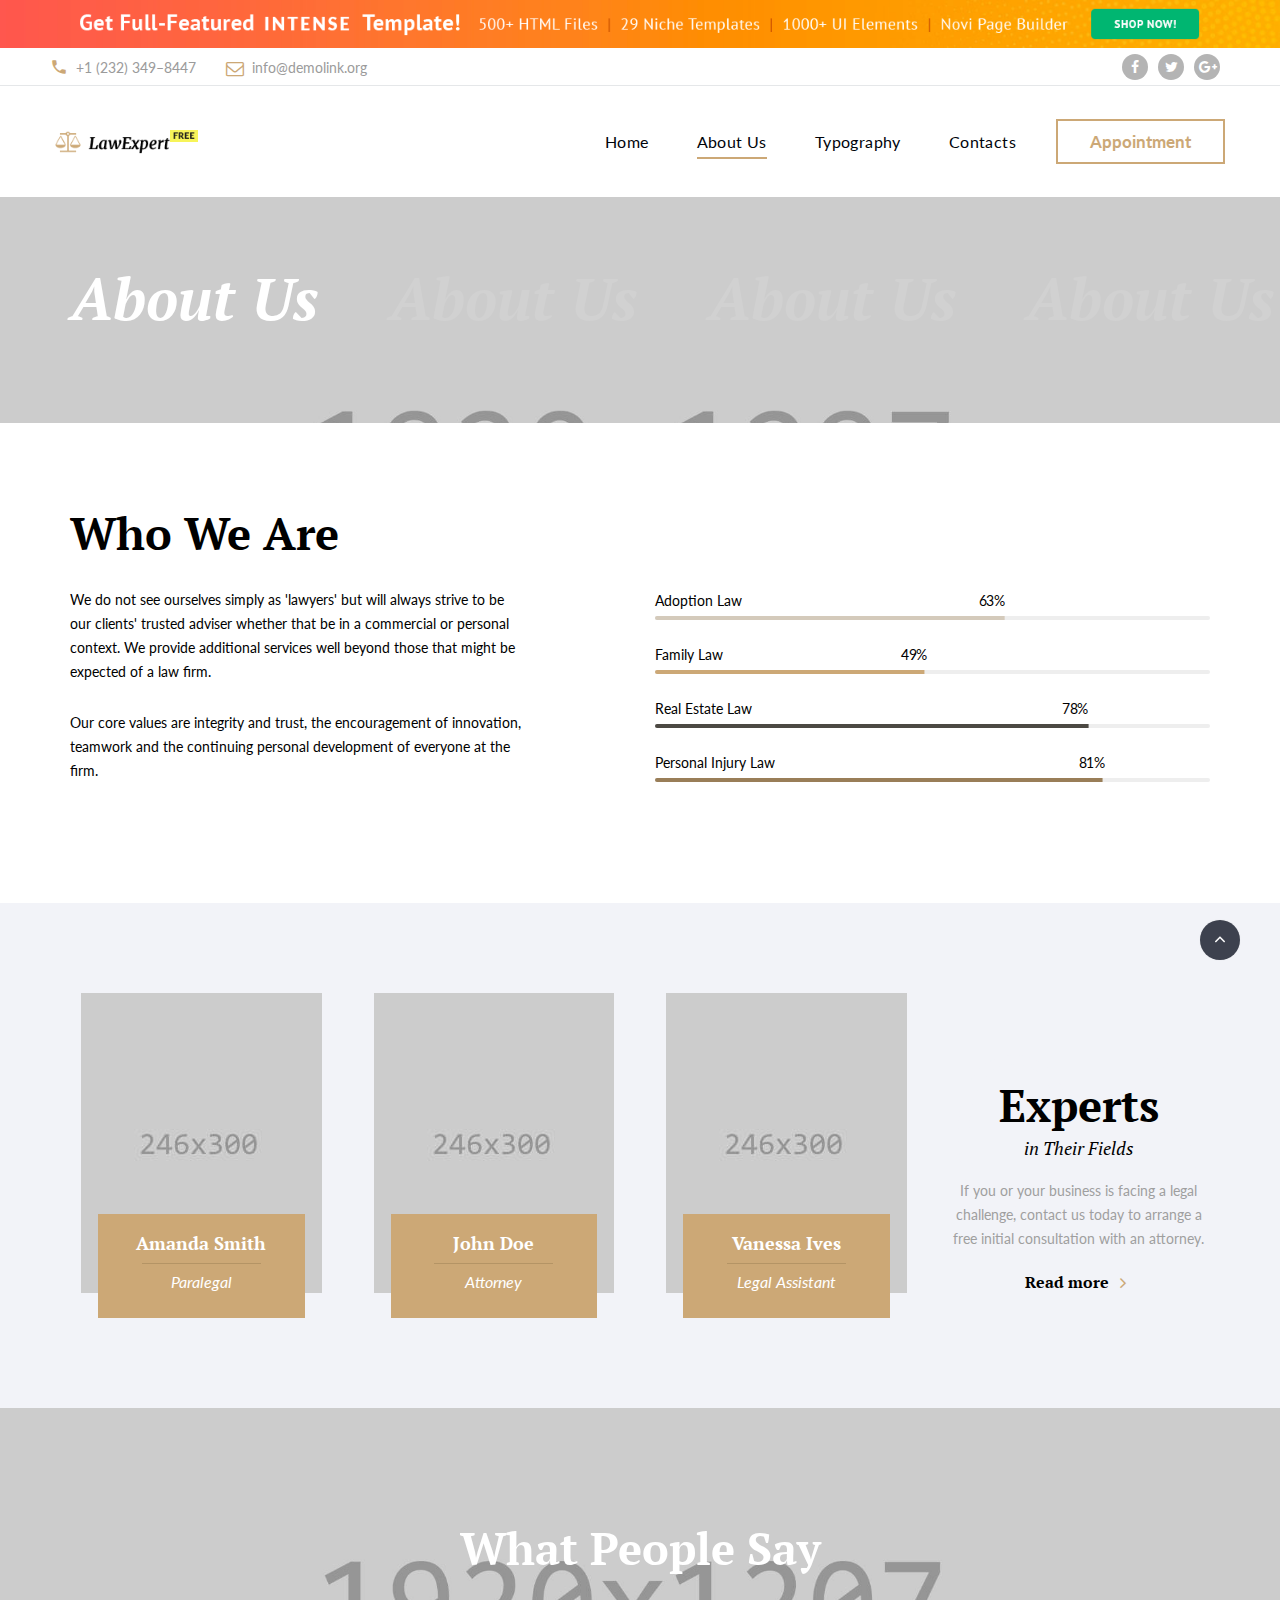
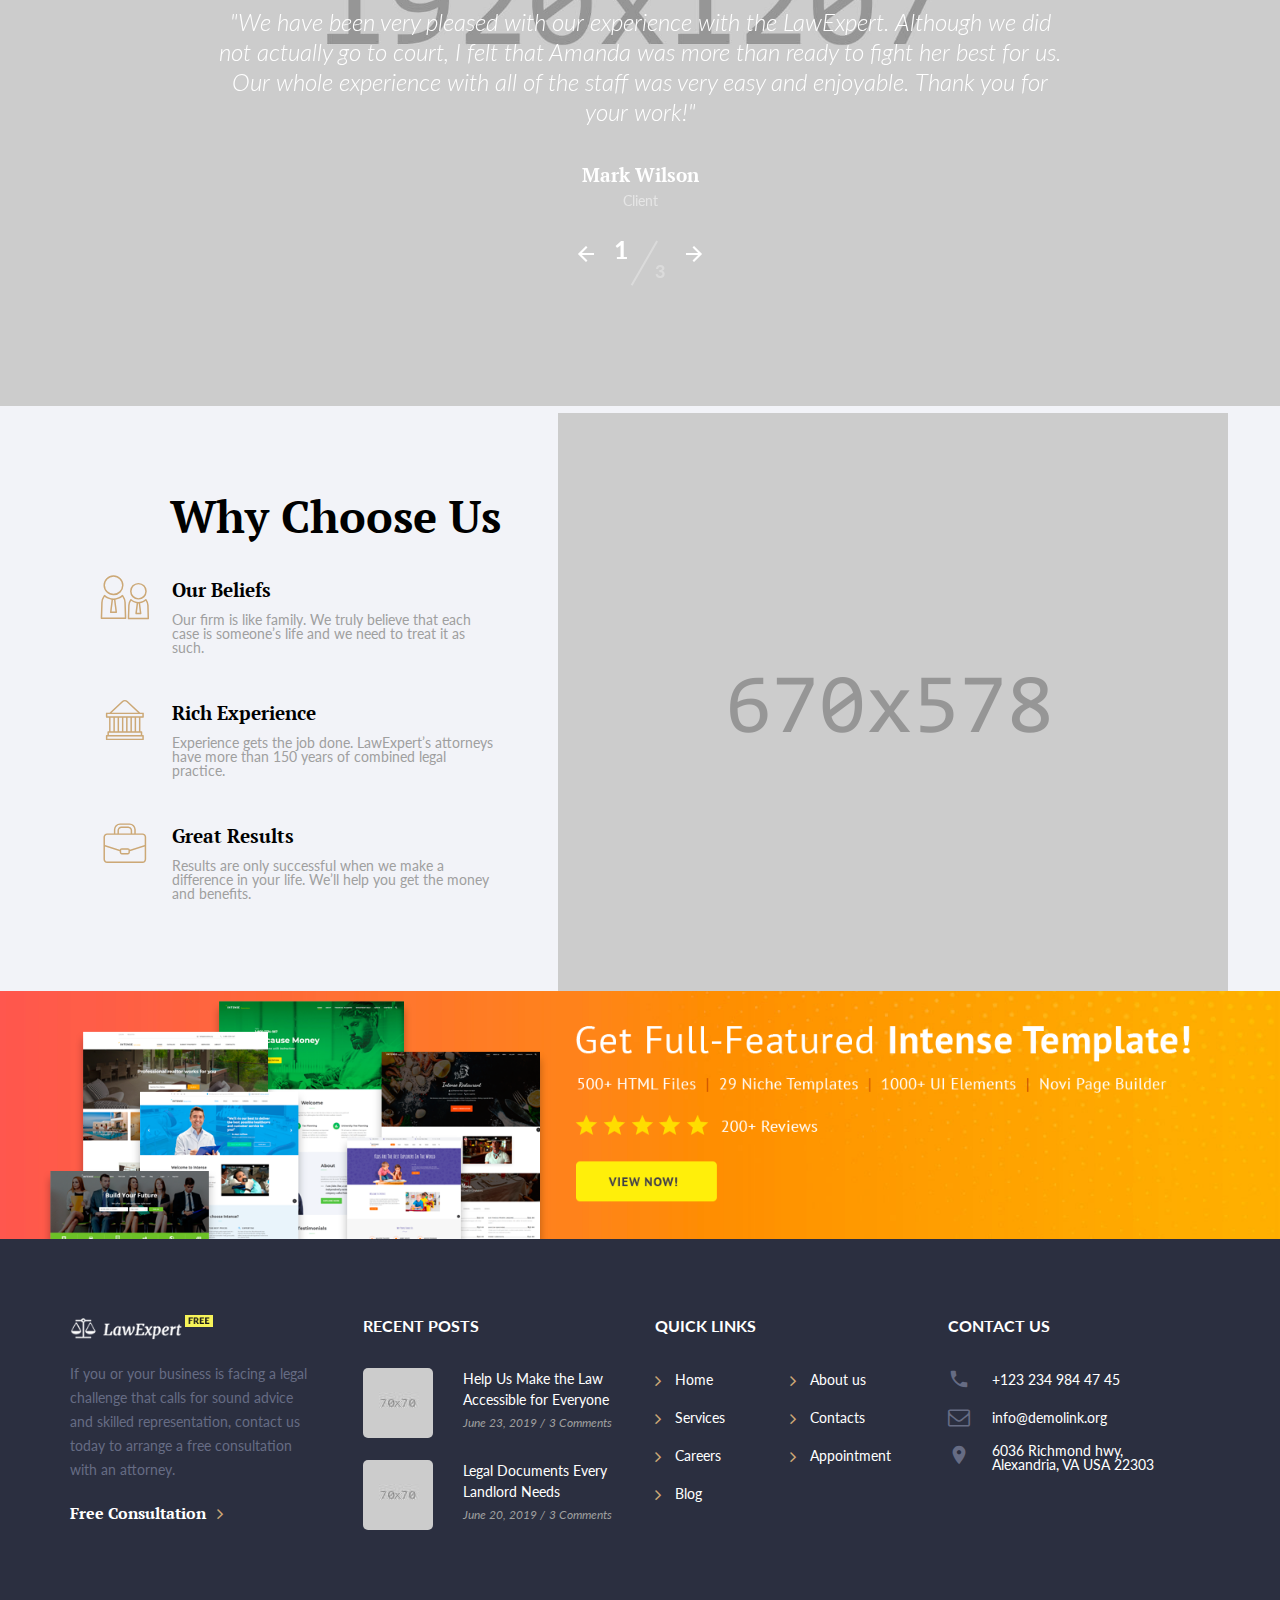
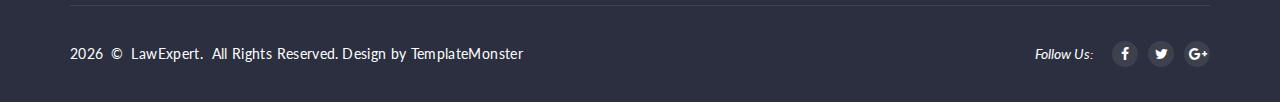
<file: site/about-us.html>
<!DOCTYPE html>
<html class="wide wow-animation" lang="en">
  <head>
    <title>About Us</title>
    <meta name="format-detection" content="telephone=no">
    <meta name="viewport" content="width=device-width, height=device-height, initial-scale=1.0, maximum-scale=1.0, user-scalable=0">
    <meta http-equiv="X-UA-Compatible" content="IE=edge">
    <meta charset="utf-8">
    <link rel="icon" href="images/favicon.ico" type="image/x-icon">
    <link rel="stylesheet" type="text/css" href="//fonts.googleapis.com/css?family=PT+Serif:400,700,400italic,700italic%7CLato:300,300italic,400,400italic,700,900%7CMerriweather:700italic">
    <link rel="stylesheet" href="css/fonts.css">
    <link rel="stylesheet" href="css/bootstrap.css">
    <link rel="stylesheet" href="css/style.css">
		<!--[if lt IE 10]>
    <div style="background: #212121; padding: 10px 0; box-shadow: 3px 3px 5px 0 rgba(0,0,0,.3); clear: both; text-align:center; position: relative; z-index:1;"><a href="http://windows.microsoft.com/en-US/internet-explorer/"><img src="images/ie8-panel/warning_bar_0000_us.jpg" border="0" height="42" width="820" alt="You are using an outdated browser. For a faster, safer browsing experience, upgrade for free today."></a></div>
    <script src="js/html5shiv.min.js"></script>
		<![endif]-->
  </head>
  <body>
    <div class="preloader">
      <div class="preloader-body">
        <div class="cssload-container">
          <div class="cssload-speeding-wheel"> </div>
        </div>
        <p>Loading...</p>
      </div>
    </div>
    <div class="page"><a class="section section-banner text-center d-none d-xl-block" href="https://www.templatemonster.com/intense-multipurpose-html-template.html" style="background-image: url(images/banner/background-04-1920x60.jpg); background-image: -webkit-image-set( url(images/banner/background-04-1920x60.jpg) 1x, url(images/banner/background-04-3840x120.jpg) 2x )"><img src="images/banner/foreground-04-1600x60.png" srcset="images/banner/foreground-04-1600x60.png 1x, images/banner/foreground-04-3200x120.png 2x" alt="" width="1600" height="310"></a>
      <header class="page-head">
        <div class="rd-navbar-wrap">
          <nav class="rd-navbar rd-navbar-default" data-layout="rd-navbar-fixed" data-sm-layout="rd-navbar-fixed" data-md-layout="rd-navbar-fixed" data-md-device-layout="rd-navbar-fixed" data-lg-layout="rd-navbar-fixed" data-lg-device-layout="rd-navbar-fixed" data-xl-layout="rd-navbar-static" data-xl-device-layout="rd-navbar-static" data-xxl-layout="rd-navbar-static" data-xxl-device-layout="rd-navbar-static" data-lg-stick-up-offset="53px" data-xl-stick-up-offset="53px" data-xxl-stick-up-offset="53px" data-lg-stick-up="true" data-xl-stick-up="true" data-xxl-stick-up="true">
            <div class="rd-navbar-inner">
              <div class="rd-navbar-aside-wrap">
                <div class="rd-navbar-aside">
                  <div class="rd-navbar-aside-toggle" data-rd-navbar-toggle=".rd-navbar-aside"><span></span></div>
                  <div class="rd-navbar-aside-content">
                    <ul class="rd-navbar-aside-group list-units">
                      <li>
                        <div class="unit unit-horizontal unit-spacing-xs align-items-center">
                          <div class="unit-left"><span class="novi-icon icon icon-xxs icon-primary material-icons-phone"></span></div>
                          <div class="unit-body"><a class="link-dusty-gray" href="tel:#">+1 (232) 349–8447</a></div>
                        </div>
                      </li>
                      <li>
                        <div class="unit unit-horizontal unit-spacing-xs align-items-center">
                          <div class="unit-left"><span class="novi-icon icon icon-xxs icon-primary fa-envelope-o"></span></div>
                          <div class="unit-body"><a class="link-dusty-gray" href="mailto:#">info@demolink.org</a></div>
                        </div>
                      </li>
                    </ul>
                    <div class="rd-navbar-aside-group">
                      <ul class="list-inline list-inline-reset">
                        <li><a class="novi-icon icon icon-circle icon-nobel-filled icon-xxs-smaller fa fa-facebook" href="#"></a></li>
                        <li><a class="novi-icon icon icon-circle icon-nobel-filled icon-xxs-smaller fa fa-twitter" href="#"></a></li>
                        <li><a class="novi-icon icon icon-circle icon-nobel-filled icon-xxs-smaller fa fa-google-plus" href="#"></a></li>
                      </ul>
                    </div>
                  </div>
                </div>
              </div>
              <div class="rd-navbar-group">
                <div class="rd-navbar-panel">
                  <button class="rd-navbar-toggle" data-rd-navbar-toggle=".rd-navbar-nav-wrap"><span></span></button><a class="rd-navbar-brand brand" href="index.html"><img src="images/logo-default-143x27.png" alt="" width="143" height="27"/></a>
                </div>
                <div class="rd-navbar-nav-wrap">
                  <div class="rd-navbar-nav-inner">
                    <div class="rd-navbar-btn-wrap"><a class="button button-smaller button-primary-outline" href="#">Appointment</a></div>
                    <ul class="rd-navbar-nav">
                      <li><a href="index.html">Home</a>
                      </li>
                      <li class="active"><a href="about-us.html">About Us</a>
                      </li>
                      <li><a href="typography.html">Typography</a>
                      </li>
                      <li><a href="contact-us.html">Contacts</a>
                      </li>
                    </ul>
                  </div>
                </div>
              </div>
            </div>
          </nav>
        </div>
      </header>

      <section class="section-30 section-md-40 section-lg-66 section-xl-bottom-90 bg-gray-dark page-title-wrap" style="background-image: url(images/bg-image-1.jpg);">
        <div class="container">
          <div class="page-title">
            <h2>About Us</h2>
          </div>
        </div>
      </section>

      <section class="section-66 section-md-90 section-xl-bottom-120">
        <div class="container">
          <h3>Who We Are</h3>
          <div class="row row-40 justify-content-xl-between align-items-lg-center">
            <div class="col-md-6 col-xl-5 text-secondary">
              <div class="inset-md-right-15 inset-xl-right-0">
                <p>We do not see ourselves simply as 'lawyers' but will always strive to be our clients' trusted adviser whether that be in a commercial or personal context. We provide additional services well beyond those that might be expected of a law firm.</p>
                <p>
                  Our core values are integrity and trust, the encouragement of innovation, teamwork and the continuing personal development of everyone at the firm.
                  
                </p>
              </div>
            </div>
            <div class="col-md-6">
              <ul class="list-progress">
                <li>
                  <p class="animated fadeIn">Adoption Law</p>
                  <div class="progress-bar-js progress-bar-horizontal progress-bar-sisal" data-value="70" data-stroke="4" data-easing="linear" data-counter="true" data-duration="1000" data-trail="100"></div>
                </li>
                <li>
                  <p class="animated fadeIn">Family Law</p>
                  <div class="progress-bar-js progress-bar-horizontal progress-bar-laser" data-value="54" data-stroke="4" data-easing="linear" data-counter="true" data-duration="1000" data-trail="100"></div>
                </li>
                <li>
                  <p class="animated fadeIn">Real Estate Law</p>
                  <div class="progress-bar-js progress-bar-horizontal progress-bar-fuscous-gray" data-value="87" data-stroke="4" data-easing="linear" data-counter="true" data-duration="1000" data-trail="100"></div>
                </li>
                <li>
                  <p class="animated fadeIn">Personal Injury Law</p>
                  <div class="progress-bar-js progress-bar-horizontal progress-bar-leather" data-value="90" data-stroke="4" data-easing="linear" data-counter="true" data-duration="1000" data-trail="100"></div>
                </li>
              </ul>
            </div>
          </div>
        </div>
      </section>

      <section class="section-60 section-lg-90 bg-whisper">
        <div class="container">
          <div class="row row-40 align-items-sm-end">
            <div class="col-sm-6 col-md-4 col-lg-3">
              <div class="thumbnail-variant-2-wrap">
                <div class="thumbnail thumbnail-variant-2">
                  <figure class="thumbnail-image"><img src="images/team-9-246x300.jpg" alt="" width="246" height="300"/>
                  </figure>
                  <div class="thumbnail-inner">
                    <div class="link-group"><span class="novi-icon icon icon-xxs icon-primary material-icons-local_phone"></span><a class="link-white" href="tel:#">+1 (409) 987–5874</a></div>
                    <div class="link-group"><span class="novi-icon icon icon-xxs icon-primary fa-envelope-o"></span><a class="link-white" href="mailto:#">info@demolink.org</a></div>
                  </div>
                  <div class="thumbnail-caption">
                    <p class="text-header"><a href="#">Amanda Smith</a></p>
                    <div class="divider divider-md bg-teak"></div>
                    <p class="text-caption">Paralegal</p>
                  </div>
                </div>
              </div>
            </div>
            <div class="col-sm-6 col-md-4 col-lg-3">
              <div class="thumbnail-variant-2-wrap">
                <div class="thumbnail thumbnail-variant-2">
                  <figure class="thumbnail-image"><img src="images/team-10-246x300.jpg" alt="" width="246" height="300"/>
                  </figure>
                  <div class="thumbnail-inner">
                    <div class="link-group"><span class="novi-icon icon icon-xxs icon-primary material-icons-local_phone"></span><a class="link-white" href="tel:#">+1 (409) 987–5874</a></div>
                    <div class="link-group"><span class="novi-icon icon icon-xxs icon-primary fa-envelope-o"></span><a class="link-white" href="mailto:#">info@demolink.org</a></div>
                  </div>
                  <div class="thumbnail-caption">
                    <p class="text-header"><a href="#">John Doe</a></p>
                    <div class="divider divider-md bg-teak"></div>
                    <p class="text-caption">Attorney</p>
                  </div>
                </div>
              </div>
            </div>
            <div class="col-sm-6 col-md-4 col-lg-3">
              <div class="thumbnail-variant-2-wrap">
                <div class="thumbnail thumbnail-variant-2">
                  <figure class="thumbnail-image"><img src="images/team-11-246x300.jpg" alt="" width="246" height="300"/>
                  </figure>
                  <div class="thumbnail-inner">
                    <div class="link-group"><span class="novi-icon icon icon-xxs icon-primary material-icons-local_phone"></span><a class="link-white" href="tel:#">+1 (409) 987–5874</a></div>
                    <div class="link-group"><span class="novi-icon icon icon-xxs icon-primary fa-envelope-o"></span><a class="link-white" href="mailto:#">info@demolink.org</a></div>
                  </div>
                  <div class="thumbnail-caption">
                    <p class="text-header"><a href="#">Vanessa Ives</a></p>
                    <div class="divider divider-md bg-teak"></div>
                    <p class="text-caption">Legal Assistant</p>
                  </div>
                </div>
              </div>
            </div>
            <div class="col-sm-6 col-md-12 col-lg-3 text-center">
              <div class="block-wrap-1">
                <div class="block-number">06</div>
                <h3 class="text-normal">Experts</h3>
                <p class="h5 h5-smaller text-style-4">in Their Fields</p>
                <p>If you or your business is facing a legal challenge, contact us today to arrange a free initial consultation with an attorney.</p><a class="link link-group link-group-animated link-bold link-secondary" href="#"><span>Read more</span><span class="novi-icon icon icon-xxs icon-primary fa fa-angle-right"></span></a>
              </div>
            </div>
          </div>
        </div>
      </section>

      <section class="section parallax-container bg-black" data-parallax-img="images/clients-testimonials-parallax-1.jpg">
        <div class="parallax-content">
          <div class="section-60 section-md-90 section-xl-120">
            <div class="container text-center">
              <div class="row row-40 justify-content-lg-center">
                <div class="col-sm-12">
                  <h3>What People Say</h3>
                </div>
                <div class="col-lg-11 col-xl-9">
                  <div class="owl-carousel-inverse">
                    <div class="owl-carousel owl-nav-position-numbering" data-autoplay="true" data-items="1" data-stage-padding="0" data-loop="false" data-margin="30" data-nav="true" data-numbering="#owl-numbering-1" data-animation-in="fadeIn" data-animation-out="fadeOut">
                      <div class="item">
                              <blockquote class="quote-minimal quote-minimal-inverse">
                                <div class="quote-body">
                                  <p>
                                    <q>We have been very pleased with our experience with the LawExpert. Although we did not actually go to court, I felt that Amanda was more than ready to fight her best for us. Our whole experience with all of the staff was very easy and enjoyable. Thank you for your work!</q>
                                  </p>
                                </div>
                                <div class="quote-meta">
                                  <cite>Mark Wilson</cite>
                                  <p class="caption">Client</p>
                                </div>
                              </blockquote>
                      </div>
                      <div class="item">
                              <blockquote class="quote-minimal quote-minimal-inverse">
                                <div class="quote-body">
                                  <p>
                                    <q>I am so glad we chose LawExpert law firm to represent us. We were in a very bad motorcycle accident. We were treated like family and were kept involved every step of the way. Thank you all who were involved in one way or other working our case!</q>
                                  </p>
                                </div>
                                <div class="quote-meta">
                                  <cite>Kate Wilson</cite>
                                  <p class="caption">Client</p>
                                </div>
                              </blockquote>
                      </div>
                      <div class="item">
                              <blockquote class="quote-minimal quote-minimal-inverse">
                                <div class="quote-body">
                                  <p>
                                    <q>John and his staff were great with making us feel comfortable during the process. They kept us updated on our case progress and were very helpful with all of the paperwork we needed to complete. We are very pleased with the outcome of everything.</q>
                                  </p>
                                </div>
                                <div class="quote-meta">
                                  <cite>Sam Cole</cite>
                                  <p class="caption">Client</p>
                                </div>
                              </blockquote>
                      </div>
                    </div>
                    <div class="owl-numbering owl-numbering-default" id="owl-numbering-1">
                      <div class="numbering-current"></div>
                      <div class="numbering-separator"></div>
                      <div class="numbering-count"></div>
                    </div>
                  </div>
                </div>
              </div>
            </div>
          </div>
        </div>
      </section>

      <section class="bg-whisper">
        <div class="container">
          <div class="row align-items-lg-end">
            <div class="offset-md-1 offset-lg-0 col-md-8 col-lg-6 col-xl-5">
              <div class="section-60 section-md-90">
                <div class="inset-md-left-100">
                  <h3>Why Choose Us</h3>
                </div>
                <div class="inset-md-left-30 inset-md-right-30">
                  <ul class="list-xl">
                    <li>
                      <article class="icon-box-horizontal">
                        <div class="unit unit-horizontal unit-spacing-md">
                          <div class="unit-left"><span class="novi-icon icon icon-primary icon-lg mercury-icon-users"></span></div>
                          <div class="unit-body">
                            <h5><a href="#">Our Beliefs</a></h5>
                            <p>Our firm is like family. We truly believe that each case is someone’s life and we need to treat it as such.</p>
                          </div>
                        </div>
                      </article>

                    </li>
                    <li>
                      <article class="icon-box-horizontal">
                        <div class="unit unit-horizontal unit-spacing-md">
                          <div class="unit-left"><span class="novi-icon icon icon-primary icon-lg mercury-icon-lib"></span></div>
                          <div class="unit-body">
                            <h5><a href="#">Rich Experience</a></h5>
                            <p>Experience gets the job done. LawExpert’s attorneys have more than 150 years of combined legal practice.</p>
                          </div>
                        </div>
                      </article>

                    </li>
                    <li>
                      <article class="icon-box-horizontal">
                        <div class="unit unit-horizontal unit-spacing-md">
                          <div class="unit-left"><span class="novi-icon icon icon-primary icon-lg mercury-icon-briefcase"></span></div>
                          <div class="unit-body">
                            <h5><a href="#">Great Results</a></h5>
                            <p>Results are only successful when we  make a difference in your life. We’ll help you get the money and benefits.</p>
                          </div>
                        </div>
                      </article>

                    </li>
                  </ul>
                </div>
              </div>
            </div>
            <div class="col-md-9 col-lg-6 col-xl-7 offset-top-30 offset-md-top-0 d-none d-lg-block">
              <div class="image-wrap-1"><img src="images/about-1-670x578.png" alt="" width="670" height="578"/>
              </div>
            </div>
          </div>
        </div>
      </section>
<a class="section section-banner" href="https://www.templatemonster.com/intense-multipurpose-html-template.html" style="background-image: url(images/banner/background-03-1920x310.jpg); background-image: -webkit-image-set( url(images/banner/background-03-1920x310.jpg) 1x, url(images/banner/background-03-3840x620.jpg) 2x )"><img src="images/banner/foreground-03-1600x310.png" srcset="images/banner/foreground-03-1600x310.png 1x, images/banner/foreground-03-3200x620.png 2x" alt="" width="1600" height="310"></a>
      <footer class="page-foot bg-ebony-clay">
        <div class="section-40 section-md-75">
          <div class="container">
            <div class="row justify-content-sm-center">
              <div class="col-sm-9 col-md-11 col-xl-12">
                <div class="row row-50">
                  <div class="col-md-6 col-lg-10 col-xl-3">
                    <div class="inset-xl-right-20" style="max-width: 510px;"><a class="brand" href="index.html"><img src="images/logo-inverse-143x28.png" alt="" width="143" height="28"/></a>
                      <p>
                        If you or your business is facing a legal
                        challenge that calls for sound advice and skilled representation, contact us today to arrange a free  consultation with an attorney.
                      </p><a class="link link-group link-group-animated link-bold link-white" href="#"><span>Free Consultation</span><span class="novi-icon icon icon-xxs icon-primary fa fa-angle-right"></span></a>
                    </div>
                  </div>
                  <div class="col-md-6 col-lg-4 col-xl-3">
                    <p class="h7">Recent Posts</p>
                          <article class="post post-preview post-preview-inverse"><a href="#">
                              <div class="unit unit-horizontal unit-spacing-lg">
                                <div class="unit-left">
                                  <figure class="post-image"><img src="images/post-preview-4-70x70.jpg" alt="" width="70" height="70"/>
                                  </figure>
                                </div>
                                <div class="unit-body">
                                  <div class="post-header">
                                    <p>Help Us Make the Law Accessible for Everyone</p>
                                  </div>
                                  <div class="post-meta">
                                    <ul class="list-meta">
                                      <li>
                                        <time datetime="2019-06-23">June 23, 2019 </time>
                                      </li>
                                      <li>3 Comments</li>
                                    </ul>
                                  </div>
                                </div>
                              </div></a></article>
                          <article class="post post-preview post-preview-inverse"><a href="#">
                              <div class="unit unit-horizontal unit-spacing-lg">
                                <div class="unit-left">
                                  <figure class="post-image"><img src="images/post-preview-5-70x70.jpg" alt="" width="70" height="70"/>
                                  </figure>
                                </div>
                                <div class="unit-body">
                                  <div class="post-header">
                                    <p>Legal Documents Every Landlord Needs </p>
                                  </div>
                                  <div class="post-meta">
                                    <ul class="list-meta">
                                      <li>
                                        <time datetime="2019-06-23">June 20, 2019</time>
                                      </li>
                                      <li>3 Comments</li>
                                    </ul>
                                  </div>
                                </div>
                              </div></a></article>
                  </div>
                  <div class="col-md-6 col-lg-4 col-xl-3">
                    <p class="h7">Quick links</p>
                    <div class="row" style="max-width: 270px;">
                      <div class="col-6">
                        <ul class="list-marked-variant-2">
                          <li><a href="index.html">Home</a></li>
                          <li><a href="#">Services</a></li>
                          <li><a href="#">Careers</a></li>
                          <li><a href="#">Blog</a></li>
                        </ul>
                      </div>
                      <div class="col-6">
                        <ul class="list-marked-variant-2">
                          <li><a href="about-us.html">About us</a></li>
                          <li><a href="contact-us.html">Contacts</a></li>
                          <li><a href="#">Appointment</a></li>
                        </ul>
                      </div>
                    </div>
                  </div>
                  <div class="col-md-6 col-lg-4 col-xl-3">
                    <p class="h7">Contact us</p>
                    <address class="contact-info text-left">
                      <div class="unit unit-horizontal unit-spacing-md align-items-center">
                        <div class="unit-left"><span class="novi-icon icon icon-xs icon-storm-gray material-icons-phone"></span></div>
                        <div class="unit-body"><a class="link-white" href="tel:#">+123 234 984 47 45</a></div>
                      </div>
                      <div class="unit unit-horizontal unit-spacing-md align-items-center">
                        <div class="unit-left"><span class="novi-icon icon icon-xs icon-storm-gray fa fa-envelope-o"></span></div>
                        <div class="unit-body"><a class="link-white" href="mailto:#">info@demolink.org</a></div>
                      </div>
                      <div class="unit unit-horizontal unit-spacing-md">
                        <div class="unit-left"><span class="novi-icon icon icon-xs icon-storm-gray material-icons-place"></span></div>
                        <div class="unit-body"><a class="link-white d-inline" href="#">6036 Richmond hwy,<br>Alexandria, VA USA 22303</a></div>
                      </div>
                    </address>
                  </div>
                </div>
              </div>
            </div>
          </div>
        </div>
        <div class="container">
          <hr>
        </div>
        <div class="section-35">
          <div class="container text-center">
            <div class="row row-15 flex-md-row-reverse justify-content-md-between align-items-md-center">
              <div class="col-md-6 text-md-right">
                <div class="group-sm group-middle">
                  <p class="font-italic text-white">Follow Us:</p>
                  <ul class="list-inline list-inline-reset">
                    <li><a class="novi-icon icon icon-circle icon-bright-gray-filled icon-xxs-smaller fa fa-facebook" href="#"></a></li>
                    <li><a class="novi-icon icon icon-circle icon-bright-gray-filled icon-xxs-smaller fa fa-twitter" href="#"></a></li>
                    <li><a class="novi-icon icon icon-circle icon-bright-gray-filled icon-xxs-smaller fa fa-google-plus" href="#"></a></li>
                  </ul>
                </div>
              </div>
              <div class="col-md-6 text-md-left">
                <p class="rights text-white"><span class="copyright-year"></span><span>&nbsp;&#169;&nbsp;</span><span>LawExpert.&nbsp; All Rights Reserved.</span>Design&nbsp;by&nbsp;<a href="https://www.templatemonster.com">TemplateMonster</a></p>
              </div>
            </div>
          </div>
        </div>
      </footer>

    </div>
    <div class="snackbars" id="form-output-global"></div>
    <script src="js/core.min.js"></script>
    <script src="js/script.js"></script>
  </body>
</html>
</file>
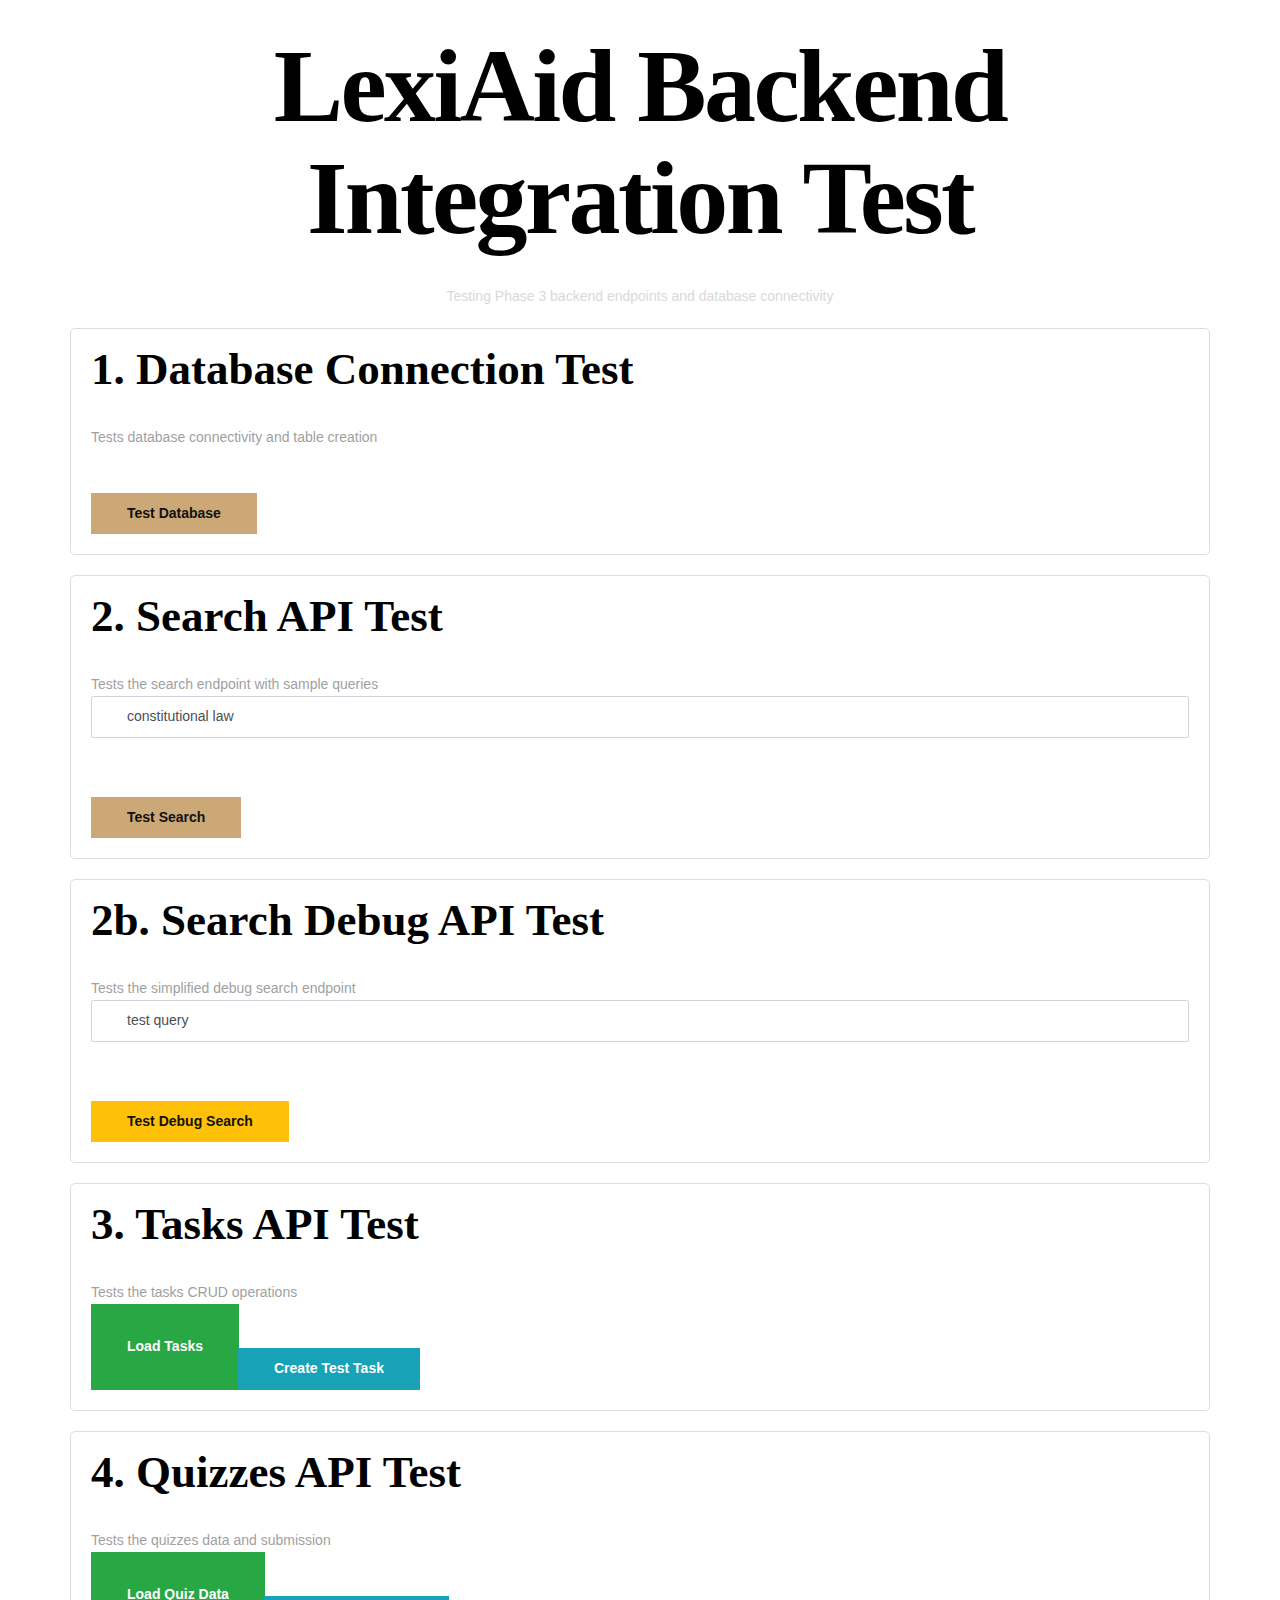
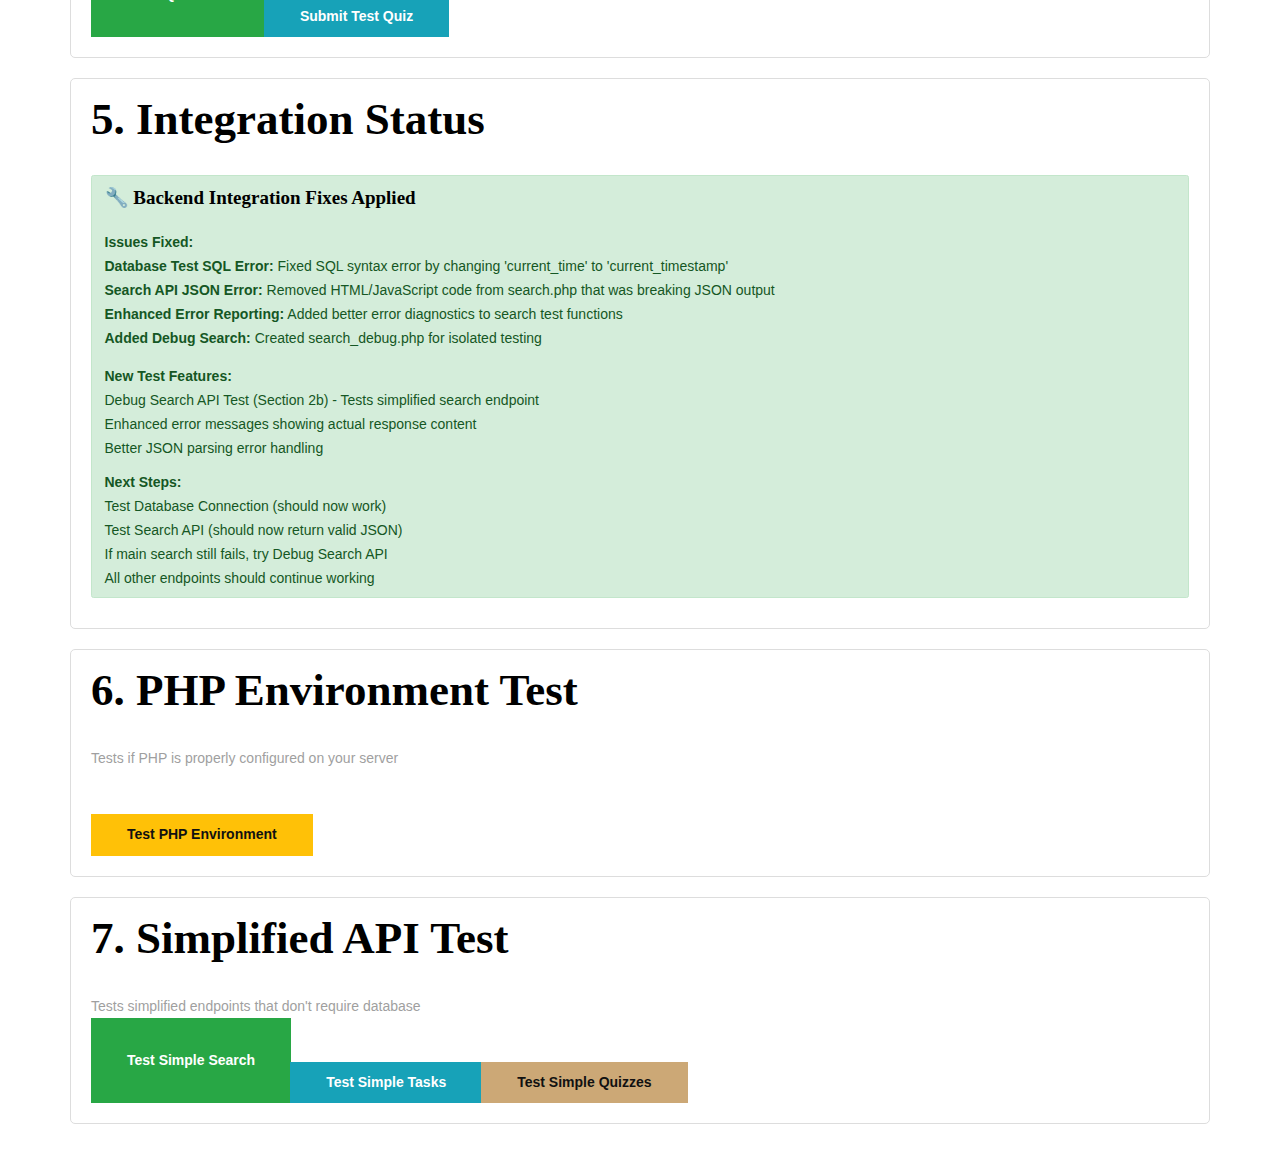
<file: site/backend_test.html>
<!DOCTYPE html>
<html lang="en">
<head>
    <meta charset="UTF-8">
    <meta name="viewport" content="width=device-width, initial-scale=1.0">
    <title>LexiAid - Backend Integration Test</title>
    <link rel="stylesheet" href="css/bootstrap.css">
    <link rel="stylesheet" href="css/style.css">
    <style>
        .test-section {
            margin: 20px 0;
            padding: 20px;
            border: 1px solid #ddd;
            border-radius: 5px;
        }
        .test-result {
            margin-top: 10px;
            padding: 10px;
            border-radius: 3px;
            background-color: #f8f9fa;
        }
        .success { border-left: 4px solid #28a745; }
        .error { border-left: 4px solid #dc3545; }
        .info { border-left: 4px solid #007bff; }
        pre { font-size: 12px; max-height: 200px; overflow-y: auto; }
    </style>
</head>
<body>
    <div class="container my-5">
        <h1 class="text-center mb-5">LexiAid Backend Integration Test</h1>
        <p class="text-center text-muted">Testing Phase 3 backend endpoints and database connectivity</p>

        <!-- Database Test Section -->
        <div class="test-section">
            <h3>1. Database Connection Test</h3>
            <p>Tests database connectivity and table creation</p>
            <button class="btn btn-primary" onclick="testDatabase()">Test Database</button>
            <div id="db-result" class="test-result" style="display: none;"></div>
        </div>

        <!-- Search Test Section -->
        <div class="test-section">
            <h3>2. Search API Test</h3>
            <p>Tests the search endpoint with sample queries</p>
            <div class="form-group">
                <input type="text" id="search-query" class="form-control" placeholder="Enter search query..." value="constitutional law">
            </div>
            <button class="btn btn-primary" onclick="testSearch()">Test Search</button>
            <div id="search-result" class="test-result" style="display: none;"></div>
        </div>

        <!-- Search Debug Test Section -->
        <div class="test-section">
            <h3>2b. Search Debug API Test</h3>
            <p>Tests the simplified debug search endpoint</p>
            <div class="form-group">
                <input type="text" id="search-debug-query" class="form-control" placeholder="Enter search query..." value="test query">
            </div>
            <button class="btn btn-warning" onclick="testSearchDebug()">Test Debug Search</button>
            <div id="search-debug-result" class="test-result" style="display: none;"></div>
        </div>

        <!-- Tasks Test Section -->
        <div class="test-section">
            <h3>3. Tasks API Test</h3>
            <p>Tests the tasks CRUD operations</p>
            <div class="btn-group" role="group">
                <button class="btn btn-success" onclick="testTasksLoad()">Load Tasks</button>
                <button class="btn btn-info" onclick="testTaskCreate()">Create Test Task</button>
            </div>
            <div id="tasks-result" class="test-result" style="display: none;"></div>
        </div>

        <!-- Quizzes Test Section -->
        <div class="test-section">
            <h3>4. Quizzes API Test</h3>
            <p>Tests the quizzes data and submission</p>
            <div class="btn-group" role="group">
                <button class="btn btn-success" onclick="testQuizzesLoad()">Load Quiz Data</button>
                <button class="btn btn-info" onclick="testQuizSubmit()">Submit Test Quiz</button>
            </div>
            <div id="quizzes-result" class="test-result" style="display: none;"></div>
        </div>

        <!-- Integration Status -->
        <div class="test-section">
            <h3>5. Integration Status</h3>
            <div id="integration-status">
                <div class="alert alert-info">
                    Click the test buttons above to verify backend integration.
                </div>
            </div>
        </div>

        <!-- PHP Environment Test -->
        <div class="test-section">
            <h3>6. PHP Environment Test</h3>
            <p>Tests if PHP is properly configured on your server</p>
            <button class="btn btn-warning" onclick="testPHP()">Test PHP Environment</button>
            <div id="php-result" class="test-result" style="display: none;"></div>
        </div>

        <!-- Simplified API Test -->
        <div class="test-section">
            <h3>7. Simplified API Test</h3>
            <p>Tests simplified endpoints that don't require database</p>
            <div class="btn-group" role="group">
                <button class="btn btn-success" onclick="testSimpleSearch()">Test Simple Search</button>
                <button class="btn btn-info" onclick="testSimpleTasks()">Test Simple Tasks</button>
                <button class="btn btn-primary" onclick="testSimpleQuizzes()">Test Simple Quizzes</button>
            </div>
            <div id="simple-result" class="test-result" style="display: none;"></div>
        </div>
    </div>

    <script>
        // Database test
        async function testDatabase() {
            const resultDiv = document.getElementById('db-result');
            resultDiv.style.display = 'block';
            resultDiv.innerHTML = '<div class="spinner-border spinner-border-sm"></div> Testing database connection...';
            
            try {
                const response = await fetch('test_database.php');
                const data = await response.json();
                
                if (data.status === 'success') {
                    resultDiv.className = 'test-result success';
                    resultDiv.innerHTML = `
                        <h5>✅ Database Connection Successful</h5>
                        <p><strong>Server Info:</strong> ${data.connection_info.server_info}</p>
                        <p><strong>Client Info:</strong> ${data.connection_info.client_info}</p>
                        <h6>Table Status:</h6>
                        <pre>${JSON.stringify(data.table_tests, null, 2)}</pre>
                        <h6>Sample Data:</h6>
                        <pre>${JSON.stringify(data.sample_data, null, 2)}</pre>
                    `;
                } else {
                    throw new Error(data.message);
                }
            } catch (error) {
                resultDiv.className = 'test-result error';
                resultDiv.innerHTML = `<h5>❌ Database Test Failed</h5><p>${error.message}</p>`;
            }
        }

        // Search test
        async function testSearch() {
            const query = document.getElementById('search-query').value;
            const resultDiv = document.getElementById('search-result');
            resultDiv.style.display = 'block';
            resultDiv.innerHTML = '<div class="spinner-border spinner-border-sm"></div> Testing search...';
            
            try {
                const response = await fetch('search.php', {
                    method: 'POST',
                    headers: { 'Content-Type': 'application/json' },
                    body: JSON.stringify({ query: query, top_k: 5 })
                });
                
                // Get response text first to debug any issues
                const responseText = await response.text();
                
                // Try to parse as JSON
                let data;
                try {
                    data = JSON.parse(responseText);
                } catch (parseError) {
                    throw new Error(`JSON Parse Error: ${parseError.message}. Response received: ${responseText.substring(0, 500)}...`);
                }
                
                if (data.status === 'success') {
                    resultDiv.className = 'test-result success';
                    resultDiv.innerHTML = `
                        <h5>✅ Search Test Successful</h5>
                        <p><strong>Query:</strong> "${data.query}"</p>
                        <p><strong>Results Count:</strong> ${data.count}</p>
                        <p><strong>Search Method:</strong> ${data.search_method}</p>
                        <h6>Results:</h6>
                        <pre>${JSON.stringify(data.results, null, 2)}</pre>
                    `;
                } else {
                    throw new Error(data.message || 'Unknown error occurred');
                }
            } catch (error) {
                resultDiv.className = 'test-result error';
                resultDiv.innerHTML = `<h5>❌ Search Test Failed</h5><p>${error.message}</p>`;
            }
        }

        // Search debug test
        async function testSearchDebug() {
            const query = document.getElementById('search-debug-query').value;
            const resultDiv = document.getElementById('search-debug-result');
            resultDiv.style.display = 'block';
            resultDiv.innerHTML = '<div class="spinner-border spinner-border-sm"></div> Testing debug search...';
            
            try {
                const response = await fetch('search_debug.php', {
                    method: 'POST',
                    headers: { 'Content-Type': 'application/json' },
                    body: JSON.stringify({ query: query, top_k: 3 })
                });
                
                // Get response text first to debug any issues
                const responseText = await response.text();
                
                // Try to parse as JSON
                let data;
                try {
                    data = JSON.parse(responseText);
                } catch (parseError) {
                    throw new Error(`JSON Parse Error: ${parseError.message}. Response: ${responseText.substring(0, 500)}`);
                }
                
                if (data.status === 'success') {
                    resultDiv.className = 'test-result success';
                    resultDiv.innerHTML = `
                        <h5>✅ Debug Search Test Successful</h5>
                        <p><strong>Query:</strong> "${data.query}"</p>
                        <p><strong>Results Count:</strong> ${data.count}</p>
                        <p><strong>Search Method:</strong> ${data.search_method}</p>
                        <h6>Debug Info:</h6>
                        <pre>${JSON.stringify(data.debug_info, null, 2)}</pre>
                        <h6>Results:</h6>
                        <pre>${JSON.stringify(data.results, null, 2)}</pre>
                    `;
                } else {
                    throw new Error(data.message);
                }
            } catch (error) {
                resultDiv.className = 'test-result error';
                resultDiv.innerHTML = `<h5>❌ Debug Search Test Failed</h5><p>${error.message}</p>`;
            }
        }

        // Tasks load test
        async function testTasksLoad() {
            const resultDiv = document.getElementById('tasks-result');
            resultDiv.style.display = 'block';
            resultDiv.innerHTML = '<div class="spinner-border spinner-border-sm"></div> Loading tasks...';
            
            try {
                const response = await fetch('tasks.php?user_id=1');
                const data = await response.json();
                
                if (data.status === 'success') {
                    resultDiv.className = 'test-result success';
                    resultDiv.innerHTML = `
                        <h5>✅ Tasks Load Successful</h5>
                        <p><strong>Tasks Count:</strong> ${data.count}</p>
                        <p><strong>User ID:</strong> ${data.user_id}</p>
                        <h6>Tasks:</h6>
                        <pre>${JSON.stringify(data.tasks, null, 2)}</pre>
                    `;
                } else {
                    throw new Error(data.message);
                }
            } catch (error) {
                resultDiv.className = 'test-result error';
                resultDiv.innerHTML = `<h5>❌ Tasks Load Failed</h5><p>${error.message}</p>`;
            }
        }

        // Task create test
        async function testTaskCreate() {
            const resultDiv = document.getElementById('tasks-result');
            resultDiv.style.display = 'block';
            resultDiv.innerHTML = '<div class="spinner-border spinner-border-sm"></div> Creating test task...';
            
            const testTask = {
                title: 'Test Task - ' + new Date().toLocaleTimeString(),
                description: 'This is a test task created by the integration test',
                category: 'testing',
                priority: 'medium',
                deadline: new Date(Date.now() + 24 * 60 * 60 * 1000).toISOString().slice(0, 19).replace('T', ' ')
            };
            
            try {
                const response = await fetch('tasks.php', {
                    method: 'POST',
                    headers: { 'Content-Type': 'application/json' },
                    body: JSON.stringify(testTask)
                });
                
                const data = await response.json();
                
                if (data.status === 'success') {
                    resultDiv.className = 'test-result success';
                    resultDiv.innerHTML = `
                        <h5>✅ Task Creation Successful</h5>
                        <p><strong>Task ID:</strong> ${data.task_id}</p>
                        <p><strong>Message:</strong> ${data.message}</p>
                        <h6>Created Task:</h6>
                        <pre>${JSON.stringify(testTask, null, 2)}</pre>
                    `;
                } else {
                    throw new Error(data.message);
                }
            } catch (error) {
                resultDiv.className = 'test-result error';
                resultDiv.innerHTML = `<h5>❌ Task Creation Failed</h5><p>${error.message}</p>`;
            }
        }

        // Quizzes load test
        async function testQuizzesLoad() {
            const resultDiv = document.getElementById('quizzes-result');
            resultDiv.style.display = 'block';
            resultDiv.innerHTML = '<div class="spinner-border spinner-border-sm"></div> Loading quiz data...';
            
            try {
                const response = await fetch('quizzes.php?user_id=1');
                const data = await response.json();
                
                if (data.status === 'success') {
                    resultDiv.className = 'test-result success';
                    resultDiv.innerHTML = `
                        <h5>✅ Quiz Data Load Successful</h5>
                        <p><strong>User ID:</strong> ${data.user_id}</p>
                        <h6>Statistics:</h6>
                        <pre>${JSON.stringify(data.statistics, null, 2)}</pre>
                        <h6>Recent History:</h6>
                        <pre>${JSON.stringify(data.recent_history, null, 2)}</pre>
                    `;
                } else {
                    throw new Error(data.message);
                }
            } catch (error) {
                resultDiv.className = 'test-result error';
                resultDiv.innerHTML = `<h5>❌ Quiz Data Load Failed</h5><p>${error.message}</p>`;
            }
        }

        // Quiz submit test
        async function testQuizSubmit() {
            const resultDiv = document.getElementById('quizzes-result');
            resultDiv.style.display = 'block';
            resultDiv.innerHTML = '<div class="spinner-border spinner-border-sm"></div> Submitting test quiz...';
            
            const testQuiz = {
                topic: 'Integration Test Quiz',
                score: Math.floor(Math.random() * 40) + 60, // Random score 60-100
                details: {
                    questions: 10,
                    correct: Math.floor(Math.random() * 4) + 6,
                    time_taken: Math.floor(Math.random() * 10) + 5
                }
            };
            
            try {
                const response = await fetch('quizzes.php', {
                    method: 'POST',
                    headers: { 'Content-Type': 'application/json' },
                    body: JSON.stringify(testQuiz)
                });
                
                const data = await response.json();
                
                if (data.status === 'success') {
                    resultDiv.className = 'test-result success';
                    resultDiv.innerHTML = `
                        <h5>✅ Quiz Submission Successful</h5>
                        <p><strong>Quiz ID:</strong> ${data.quiz_id}</p>
                        <p><strong>Score:</strong> ${data.score}%</p>
                        <p><strong>Message:</strong> ${data.message}</p>
                        <h6>Submitted Quiz:</h6>
                        <pre>${JSON.stringify(testQuiz, null, 2)}</pre>
                    `;
                } else {
                    throw new Error(data.message);
                }
            } catch (error) {
                resultDiv.className = 'test-result error';
                resultDiv.innerHTML = `<h5>❌ Quiz Submission Failed</h5><p>${error.message}</p>`;
            }
        }

        // Auto-run basic tests on page load
        window.addEventListener('DOMContentLoaded', function() {
            console.log('LexiAid Backend Integration Test page loaded');
            document.getElementById('integration-status').innerHTML = `
                <div class="alert alert-info">
                    <h5>Phase 3 Integration Test Suite</h5>
                    <p>This page tests the backend integration for LexiAid Phase 3:</p>
                    <ul class="mb-0">
                        <li>Database connectivity and table creation</li>
                        <li>Search API with database and fallback support</li>
                        <li>Tasks CRUD operations</li>
                        <li>Quizzes data management</li>
                        <li>PHP environment and simplified API tests</li>
                    </ul>
                    <div class="mt-3">
                        <strong>Troubleshooting:</strong> If tests fail, try the simplified API tests below to isolate the issue.
                    </div>
                </div>
            `;
        });

        // PHP Environment test
        async function testPHP() {
            const resultDiv = document.getElementById('php-result');
            resultDiv.style.display = 'block';
            resultDiv.innerHTML = '<div class="spinner-border spinner-border-sm"></div> Testing PHP environment...';
            
            try {
                const response = await fetch('php_test.php');
                const text = await response.text();
                
                if (text.includes('PHP Version') || text.includes('phpinfo()')) {
                    resultDiv.className = 'test-result success';
                    resultDiv.innerHTML = `
                        <h5>✅ PHP Environment Working</h5>
                        <p>PHP is properly configured and running on your server.</p>
                        <details>
                            <summary>View PHP Info (click to expand)</summary>
                            <div style="max-height: 200px; overflow-y: scroll; font-size: 12px; margin-top: 10px;">
                                ${text}
                            </div>
                        </details>
                    `;
                } else {
                    throw new Error('PHP not working properly');
                }
            } catch (error) {
                resultDiv.className = 'test-result error';
                resultDiv.innerHTML = `
                    <h5>❌ PHP Environment Test Failed</h5>
                    <p>${error.message}</p>
                    <small>Make sure you're running this through a web server with PHP support (XAMPP, WAMP, etc.)</small>
                `;
            }
        }

        // Simple Search test
        async function testSimpleSearch() {
            const resultDiv = document.getElementById('simple-result');
            resultDiv.style.display = 'block';
            resultDiv.innerHTML = '<div class="spinner-border spinner-border-sm"></div> Testing simple search...';
            
            try {
                const response = await fetch('search_simple.php', {
                    method: 'POST',
                    headers: { 'Content-Type': 'application/json' },
                    body: JSON.stringify({ query: 'constitutional law', top_k: 3 })
                });
                
                const data = await response.json();
                
                if (data.status === 'success') {
                    resultDiv.className = 'test-result success';
                    resultDiv.innerHTML = `
                        <h5>✅ Simple Search Working</h5>
                        <p><strong>Results:</strong> ${data.count} items found</p>
                        <p><strong>Method:</strong> ${data.search_method}</p>
                        <pre>${JSON.stringify(data.results, null, 2)}</pre>
                    `;
                } else {
                    throw new Error(data.message);
                }
            } catch (error) {
                resultDiv.className = 'test-result error';
                resultDiv.innerHTML = `<h5>❌ Simple Search Failed</h5><p>${error.message}</p>`;
            }
        }

        // Simple Tasks test
        async function testSimpleTasks() {
            const resultDiv = document.getElementById('simple-result');
            resultDiv.style.display = 'block';
            resultDiv.innerHTML = '<div class="spinner-border spinner-border-sm"></div> Testing simple tasks...';
            
            try {
                const response = await fetch('tasks_simple.php?user_id=1');
                const data = await response.json();
                
                if (data.status === 'success') {
                    resultDiv.className = 'test-result success';
                    resultDiv.innerHTML = `
                        <h5>✅ Simple Tasks Working</h5>
                        <p><strong>Tasks Count:</strong> ${data.count}</p>
                        <pre>${JSON.stringify(data.tasks, null, 2)}</pre>
                    `;
                } else {
                    throw new Error(data.message);
                }
            } catch (error) {
                resultDiv.className = 'test-result error';
                resultDiv.innerHTML = `<h5>❌ Simple Tasks Failed</h5><p>${error.message}</p>`;
            }
        }

        // Simple Quizzes test
        async function testSimpleQuizzes() {
            const resultDiv = document.getElementById('simple-result');
            resultDiv.style.display = 'block';
            resultDiv.innerHTML = '<div class="spinner-border spinner-border-sm"></div> Testing simple quizzes...';
            
            try {
                const response = await fetch('quizzes_simple.php?user_id=1');
                const data = await response.json();
                
                if (data.status === 'success') {
                    resultDiv.className = 'test-result success';
                    resultDiv.innerHTML = `
                        <h5>✅ Simple Quizzes Working</h5>
                        <p><strong>Statistics:</strong> ${data.statistics.total_quizzes} quizzes, avg score ${data.statistics.average_score}%</p>
                        <pre>${JSON.stringify(data, null, 2)}</pre>
                    `;
                } else {
                    throw new Error(data.message);
                }
            } catch (error) {
                resultDiv.className = 'test-result error';
                resultDiv.innerHTML = `<h5>❌ Simple Quizzes Failed</h5><p>${error.message}</p>`;
            }
        }

        <!-- Status Update Section -->
        window.addEventListener('DOMContentLoaded', function() {
            const statusDiv = document.getElementById('integration-status'); 
            statusDiv.innerHTML = `
                <div class="alert alert-success">
                    <h5>🔧 Backend Integration Fixes Applied</h5>
                    <p><strong>Issues Fixed:</strong></p>
                    <ul>
                        <li><strong>Database Test SQL Error:</strong> Fixed SQL syntax error by changing 'current_time' to 'current_timestamp'</li>
                        <li><strong>Search API JSON Error:</strong> Removed HTML/JavaScript code from search.php that was breaking JSON output</li>
                        <li><strong>Enhanced Error Reporting:</strong> Added better error diagnostics to search test functions</li>
                        <li><strong>Added Debug Search:</strong> Created search_debug.php for isolated testing</li>
                    </ul>
                    <p><strong>New Test Features:</strong></p>
                    <ul>
                        <li>Debug Search API Test (Section 2b) - Tests simplified search endpoint</li>
                        <li>Enhanced error messages showing actual response content</li>
                        <li>Better JSON parsing error handling</li>
                    </ul>
                    <div class="mt-3">
                        <strong>Next Steps:</strong> 
                        <ol>
                            <li>Test Database Connection (should now work)</li>
                            <li>Test Search API (should now return valid JSON)</li>
                            <li>If main search still fails, try Debug Search API</li>
                            <li>All other endpoints should continue working</li>
                        </ol>
                    </div>
                </div>
            `;
        });
    </script>
</body>
</html>
</file>
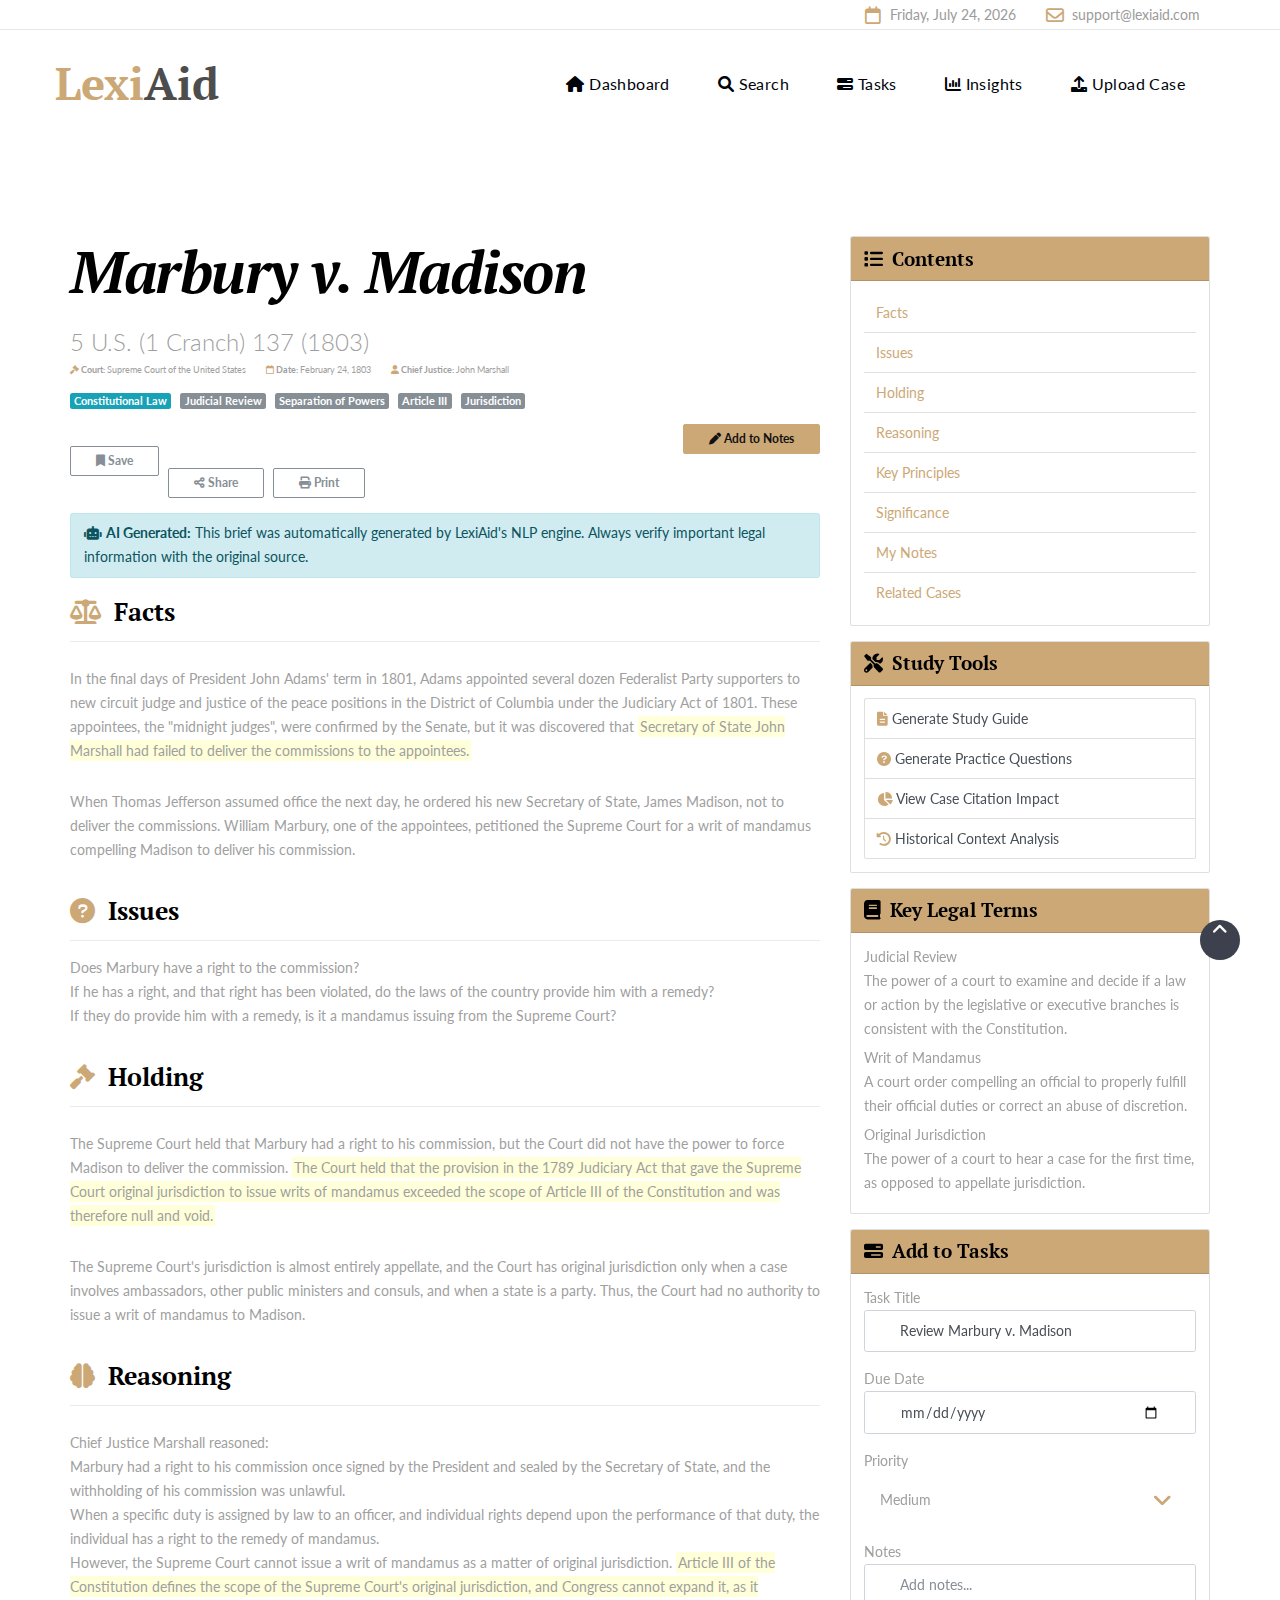
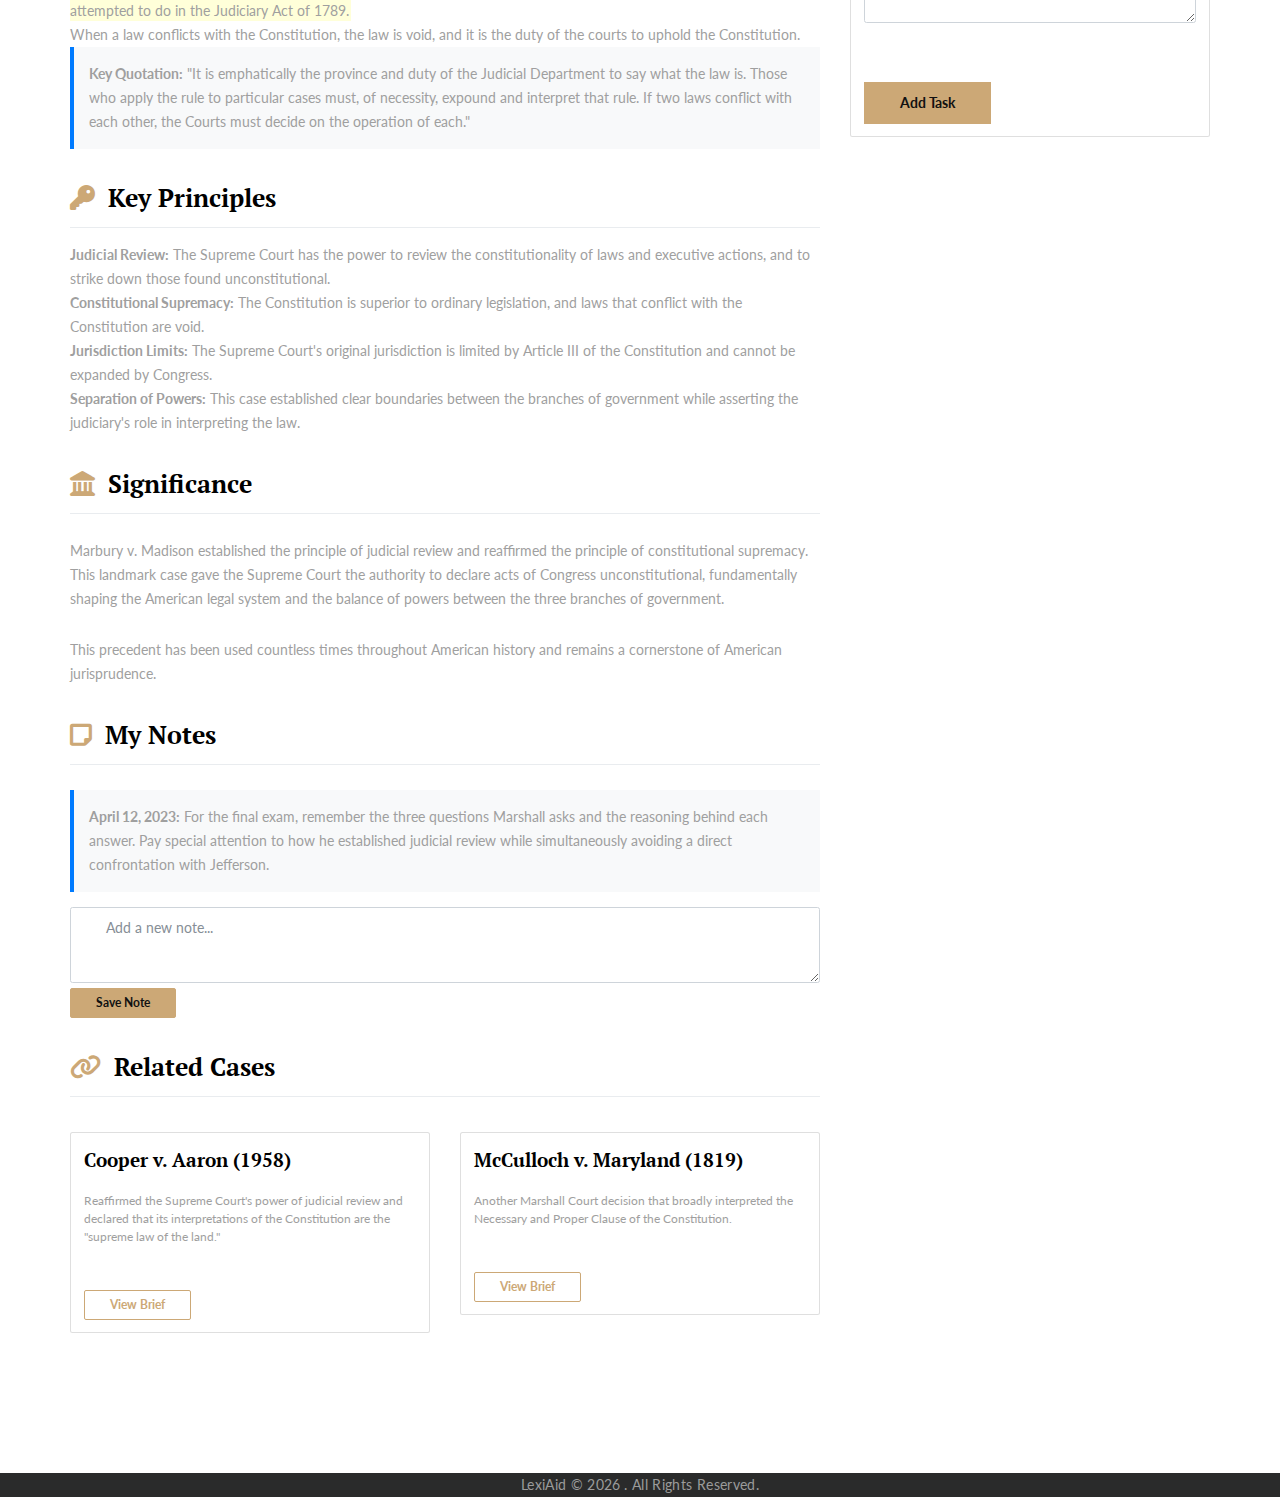
<file: site/case-brief.html>
<!DOCTYPE html>
<html class="wide wow-animation" lang="en">
  <head>
    <title>LexiAid - Case Brief Viewer</title>
    <meta name="format-detection" content="telephone=no">
    <meta name="viewport" content="width=device-width, height=device-height, initial-scale=1.0, maximum-scale=1.0, user-scalable=0">
    <meta http-equiv="X-UA-Compatible" content="IE=edge">
    <meta charset="utf-8">
    <link rel="icon" href="images/favicon.ico" type="image/x-icon">
    <link rel="stylesheet" type="text/css" href="//fonts.googleapis.com/css?family=PT+Serif:400,700,400italic,700italic%7CLato:300,300italic,400,400italic,700,900%7CMerriweather:700italic">
    <link rel="stylesheet" href="css/fonts.css">
    <link rel="stylesheet" href="css/bootstrap.css">
    <link rel="stylesheet" href="css/style.css">
    <link rel="stylesheet" href="css/lexiaid-polish.css">
    <link rel="stylesheet" href="https://cdnjs.cloudflare.com/ajax/libs/font-awesome/6.0.0/css/all.min.css">
		<!--[if lt IE 10]>
    <div style="background: #212121; padding: 10px 0; box-shadow: 3px 3px 5px 0 rgba(0,0,0,.3); clear: both; text-align:center; position: relative; z-index:1;"><a href="http://windows.microsoft.com/en-US/internet-explorer/"><img src="images/ie8-panel/warning_bar_0000_us.jpg" border="0" height="42" width="820" alt="You are using an outdated browser. For a faster, safer browsing experience, upgrade for free today."></a></div>
    <script src="js/html5shiv.min.js"></script>
		<![endif]-->
    <style>
      .brief-section {
        margin-bottom: 30px;
      }
      .brief-section h4 {
        margin-bottom: 15px;
        padding-bottom: 10px;
        border-bottom: 1px solid #e9ecef;
      }
      .brief-tag {
        margin-right: 5px;
        margin-bottom: 5px;
      }
      .highlight {
        background-color: #ffffd9;
        padding: 2px;
      }
      .note-card {
        background-color: #f8f9fa;
        border-left: 4px solid #007bff;
        padding: 15px;
        margin-bottom: 15px;
      }
      .case-meta {
        font-size: 0.9rem;
      }
      .case-meta .meta-item {
        margin-right: 20px;
      }
      .sidebar-sticky {
        position: sticky;
        top: 20px;
      }
    </style>
  </head>
  <body>
    <div class="preloader">
      <div class="preloader-body">
        <div class="cssload-container">
          <div class="cssload-speeding-wheel"> </div>
        </div>
        <p>Loading...</p>
      </div>
    </div>
    <div class="page">
      <header class="page-head">
        <div class="rd-navbar-wrap">
          <nav class="rd-navbar rd-navbar-default" data-layout="rd-navbar-fixed" data-sm-layout="rd-navbar-fixed" data-md-layout="rd-navbar-fixed" data-md-device-layout="rd-navbar-fixed" data-lg-layout="rd-navbar-fixed" data-lg-device-layout="rd-navbar-fixed" data-xl-layout="rd-navbar-static" data-xl-device-layout="rd-navbar-static" data-xxl-layout="rd-navbar-static" data-xxl-device-layout="rd-navbar-static" data-lg-stick-up-offset="53px" data-xl-stick-up-offset="53px" data-xxl-stick-up-offset="53px" data-lg-stick-up="true" data-xl-stick-up="true" data-xxl-stick-up="true">
            <div class="rd-navbar-inner">
              <div class="rd-navbar-aside-wrap">
                <div class="rd-navbar-aside">
                  <div class="rd-navbar-aside-toggle" data-rd-navbar-toggle=".rd-navbar-aside"><span></span></div>
                  <div class="rd-navbar-aside-content">
                    <ul class="rd-navbar-aside-group list-units">
                      <li>
                        <div class="unit unit-horizontal unit-spacing-xs align-items-center">
                          <div class="unit-left"><span class="novi-icon icon icon-xxs icon-primary fa-calendar"></span></div>
                          <div class="unit-body"><span class="link-dusty-gray" id="current-date">April 14, 2023</span></div>
                        </div>
                      </li>
                      <li>
                        <div class="unit unit-horizontal unit-spacing-xs align-items-center">
                          <div class="unit-left"><span class="novi-icon icon icon-xxs icon-primary fa-envelope-o"></span></div>
                          <div class="unit-body"><a class="link-dusty-gray" href="mailto:#">support@lexiaid.com</a></div>
                        </div>
                      </li>
                    </ul>
                  </div>
                </div>
              </div>
              <div class="rd-navbar-group">
                <div class="rd-navbar-panel">
                  <button class="rd-navbar-toggle" data-rd-navbar-toggle=".rd-navbar-nav-wrap"><span></span></button>
                  <a class="rd-navbar-brand brand" href="index.html">
                    <h3 class="text-primary">Lexi<span style="color: #4d4d4d;">Aid</span></h3>
                  </a>
                </div>
                <div class="rd-navbar-nav-wrap">
                  <div class="rd-navbar-nav-inner">
                    <ul class="rd-navbar-nav">
                      <li><a href="index.html"><i class="fa fa-home"></i> Dashboard</a>
                      </li>
                      <li><a href="search.html"><i class="fa fa-search"></i> Search</a>
                      </li>
                      <li><a href="tasks.html"><i class="fa fa-tasks"></i> Tasks</a>
                      </li>
                      <li><a href="insights.html"><i class="fa fa-chart-bar"></i> Insights</a>
                      </li>
                      <li><a href="upload-case.html"><i class="fa fa-upload"></i> Upload Case</a>
                      </li>
                    </ul>
                  </div>
                </div>
              </div>
            </div>
          </nav>
        </div>
      </header>

      <section class="section-50 section-md-75 section-lg-100">
        <div class="container">
          <div class="row">
            <!-- Main Content Area -->
            <div class="col-lg-8">
              <!-- Case Brief Header -->
              <div class="mb-4">
                <h2>Marbury v. Madison</h2>
                <p class="lead">5 U.S. (1 Cranch) 137 (1803)</p>
                
                <div class="d-flex flex-wrap mb-3 case-meta">
                  <div class="meta-item">
                    <i class="fa fa-gavel text-primary"></i>
                    <strong>Court:</strong> Supreme Court of the United States
                  </div>
                  <div class="meta-item">
                    <i class="fa fa-calendar text-primary"></i>
                    <strong>Date:</strong> February 24, 1803
                  </div>
                  <div class="meta-item">
                    <i class="fa fa-user text-primary"></i>
                    <strong>Chief Justice:</strong> John Marshall
                  </div>
                </div>
                
                <div class="mb-3">
                  <span class="badge badge-info brief-tag">Constitutional Law</span>
                  <span class="badge badge-secondary brief-tag">Judicial Review</span>
                  <span class="badge badge-secondary brief-tag">Separation of Powers</span>
                  <span class="badge badge-secondary brief-tag">Article III</span>
                  <span class="badge badge-secondary brief-tag">Jurisdiction</span>
                </div>
                
                <div class="d-flex justify-content-between mb-4">
                  <div>
                    <button class="btn btn-sm btn-outline-secondary mr-2">
                      <i class="fa fa-bookmark"></i> Save
                    </button>
                    <button class="btn btn-sm btn-outline-secondary mr-2">
                      <i class="fa fa-share-alt"></i> Share
                    </button>
                    <button class="btn btn-sm btn-outline-secondary">
                      <i class="fa fa-print"></i> Print
                    </button>
                  </div>
                  <div>
                    <button class="btn btn-sm btn-primary">
                      <i class="fa fa-pen"></i> Add to Notes
                    </button>
                  </div>
                </div>
                
                <div class="alert alert-info">
                  <i class="fa fa-robot"></i> <strong>AI Generated:</strong> This brief was automatically generated by LexiAid's NLP engine. Always verify important legal information with the original source.
                </div>
              </div>
              
              <!-- Brief Sections -->
              <div class="brief-section">
                <h4><i class="fa fa-balance-scale text-primary"></i> Facts</h4>
                <p>In the final days of President John Adams' term in 1801, Adams appointed several dozen Federalist Party supporters to new circuit judge and justice of the peace positions in the District of Columbia under the Judiciary Act of 1801. These appointees, the "midnight judges", were confirmed by the Senate, but it was discovered that <span class="highlight">Secretary of State John Marshall had failed to deliver the commissions to the appointees.</span></p>
                <p>When Thomas Jefferson assumed office the next day, he ordered his new Secretary of State, James Madison, not to deliver the commissions. William Marbury, one of the appointees, petitioned the Supreme Court for a writ of mandamus compelling Madison to deliver his commission.</p>
              </div>
              
              <div class="brief-section">
                <h4><i class="fa fa-question-circle text-primary"></i> Issues</h4>
                <ol>
                  <li>Does Marbury have a right to the commission?</li>
                  <li>If he has a right, and that right has been violated, do the laws of the country provide him with a remedy?</li>
                  <li>If they do provide him with a remedy, is it a mandamus issuing from the Supreme Court?</li>
                </ol>
              </div>
              
              <div class="brief-section">
                <h4><i class="fa fa-gavel text-primary"></i> Holding</h4>
                <p>The Supreme Court held that Marbury had a right to his commission, but the Court did not have the power to force Madison to deliver the commission. <span class="highlight">The Court held that the provision in the 1789 Judiciary Act that gave the Supreme Court original jurisdiction to issue writs of mandamus exceeded the scope of Article III of the Constitution and was therefore null and void.</span></p>
                <p>The Supreme Court's jurisdiction is almost entirely appellate, and the Court has original jurisdiction only when a case involves ambassadors, other public ministers and consuls, and when a state is a party. Thus, the Court had no authority to issue a writ of mandamus to Madison.</p>
              </div>
              
              <div class="brief-section">
                <h4><i class="fa fa-brain text-primary"></i> Reasoning</h4>
                <p>Chief Justice Marshall reasoned:</p>
                <ol>
                  <li>Marbury had a right to his commission once signed by the President and sealed by the Secretary of State, and the withholding of his commission was unlawful.</li>
                  <li>When a specific duty is assigned by law to an officer, and individual rights depend upon the performance of that duty, the individual has a right to the remedy of mandamus.</li>
                  <li>However, the Supreme Court cannot issue a writ of mandamus as a matter of original jurisdiction. <span class="highlight">Article III of the Constitution defines the scope of the Supreme Court's original jurisdiction, and Congress cannot expand it, as it attempted to do in the Judiciary Act of 1789.</span></li>
                  <li>When a law conflicts with the Constitution, the law is void, and it is the duty of the courts to uphold the Constitution.</li>
                </ol>
                <div class="note-card">
                  <p class="mb-0"><strong>Key Quotation:</strong> "It is emphatically the province and duty of the Judicial Department to say what the law is. Those who apply the rule to particular cases must, of necessity, expound and interpret that rule. If two laws conflict with each other, the Courts must decide on the operation of each."</p>
                </div>
              </div>
              
              <div class="brief-section">
                <h4><i class="fa fa-key text-primary"></i> Key Principles</h4>
                <ul>
                  <li><strong>Judicial Review:</strong> The Supreme Court has the power to review the constitutionality of laws and executive actions, and to strike down those found unconstitutional.</li>
                  <li><strong>Constitutional Supremacy:</strong> The Constitution is superior to ordinary legislation, and laws that conflict with the Constitution are void.</li>
                  <li><strong>Jurisdiction Limits:</strong> The Supreme Court's original jurisdiction is limited by Article III of the Constitution and cannot be expanded by Congress.</li>
                  <li><strong>Separation of Powers:</strong> This case established clear boundaries between the branches of government while asserting the judiciary's role in interpreting the law.</li>
                </ul>
              </div>
              
              <div class="brief-section">
                <h4><i class="fa fa-landmark text-primary"></i> Significance</h4>
                <p>Marbury v. Madison established the principle of judicial review and reaffirmed the principle of constitutional supremacy. This landmark case gave the Supreme Court the authority to declare acts of Congress unconstitutional, fundamentally shaping the American legal system and the balance of powers between the three branches of government.</p>
                <p>This precedent has been used countless times throughout American history and remains a cornerstone of American jurisprudence.</p>
              </div>
              
              <!-- User Notes Section -->
              <div class="brief-section">
                <h4><i class="fa fa-sticky-note text-primary"></i> My Notes</h4>
                <div class="note-card">
                  <p><strong>April 12, 2023:</strong> For the final exam, remember the three questions Marshall asks and the reasoning behind each answer. Pay special attention to how he established judicial review while simultaneously avoiding a direct confrontation with Jefferson.</p>
                </div>
                <div class="mt-3">
                  <textarea class="form-control" rows="3" placeholder="Add a new note..."></textarea>
                  <button class="btn btn-sm btn-primary mt-2">Save Note</button>
                </div>
              </div>
              
              <!-- Related Cases -->
              <div class="brief-section">
                <h4><i class="fa fa-link text-primary"></i> Related Cases</h4>
                <div class="row">
                  <div class="col-md-6">
                    <div class="card mb-3">
                      <div class="card-body">
                        <h5 class="card-title">Cooper v. Aaron (1958)</h5>
                        <p class="card-text small">Reaffirmed the Supreme Court's power of judicial review and declared that its interpretations of the Constitution are the "supreme law of the land."</p>
                        <a href="#" class="btn btn-sm btn-outline-primary">View Brief</a>
                      </div>
                    </div>
                  </div>
                  <div class="col-md-6">
                    <div class="card mb-3">
                      <div class="card-body">
                        <h5 class="card-title">McCulloch v. Maryland (1819)</h5>
                        <p class="card-text small">Another Marshall Court decision that broadly interpreted the Necessary and Proper Clause of the Constitution.</p>
                        <a href="#" class="btn btn-sm btn-outline-primary">View Brief</a>
                      </div>
                    </div>
                  </div>
                </div>
              </div>
            </div>
            
            <!-- Sidebar -->
            <div class="col-lg-4">
              <div class="sidebar-sticky">
                <!-- Table of Contents -->
                <div class="card mb-4">
                  <div class="card-header bg-primary text-white">
                    <h5 class="mb-0"><i class="fa fa-list"></i> Contents</h5>
                  </div>
                  <div class="card-body">
                    <ul class="list-group list-group-flush">
                      <li class="list-group-item"><a href="#" class="text-primary">Facts</a></li>
                      <li class="list-group-item"><a href="#" class="text-primary">Issues</a></li>
                      <li class="list-group-item"><a href="#" class="text-primary">Holding</a></li>
                      <li class="list-group-item"><a href="#" class="text-primary">Reasoning</a></li>
                      <li class="list-group-item"><a href="#" class="text-primary">Key Principles</a></li>
                      <li class="list-group-item"><a href="#" class="text-primary">Significance</a></li>
                      <li class="list-group-item"><a href="#" class="text-primary">My Notes</a></li>
                      <li class="list-group-item"><a href="#" class="text-primary">Related Cases</a></li>
                    </ul>
                  </div>
                </div>
                
                <!-- Study Tools -->
                <div class="card mb-4">
                  <div class="card-header bg-primary text-white">
                    <h5 class="mb-0"><i class="fa fa-tools"></i> Study Tools</h5>
                  </div>
                  <div class="card-body">
                    <div class="list-group">
                      <a href="#" class="list-group-item list-group-item-action">
                        <i class="fa fa-file-alt text-primary"></i> Generate Study Guide
                      </a>
                      <a href="#" class="list-group-item list-group-item-action">
                        <i class="fa fa-question-circle text-primary"></i> Generate Practice Questions
                      </a>
                      <a href="#" class="list-group-item list-group-item-action">
                        <i class="fa fa-chart-pie text-primary"></i> View Case Citation Impact
                      </a>
                      <a href="#" class="list-group-item list-group-item-action">
                        <i class="fa fa-history text-primary"></i> Historical Context Analysis
                      </a>
                    </div>
                  </div>
                </div>
                
                <!-- Key Terms -->
                <div class="card mb-4">
                  <div class="card-header bg-primary text-white">
                    <h5 class="mb-0"><i class="fa fa-book"></i> Key Legal Terms</h5>
                  </div>
                  <div class="card-body">
                    <dl>
                      <dt>Judicial Review</dt>
                      <dd>The power of a court to examine and decide if a law or action by the legislative or executive branches is consistent with the Constitution.</dd>
                      
                      <dt>Writ of Mandamus</dt>
                      <dd>A court order compelling an official to properly fulfill their official duties or correct an abuse of discretion.</dd>
                      
                      <dt>Original Jurisdiction</dt>
                      <dd>The power of a court to hear a case for the first time, as opposed to appellate jurisdiction.</dd>
                    </dl>
                  </div>
                </div>
                
                <!-- Save to Tasks -->
                <div class="card">
                  <div class="card-header bg-primary text-white">
                    <h5 class="mb-0"><i class="fa fa-tasks"></i> Add to Tasks</h5>
                  </div>
                  <div class="card-body">
                    <form>
                      <div class="form-group">
                        <label for="taskTitle">Task Title</label>
                        <input type="text" class="form-control" id="taskTitle" value="Review Marbury v. Madison">
                      </div>
                      <div class="form-group">
                        <label for="dueDate">Due Date</label>
                        <input type="date" class="form-control" id="dueDate">
                      </div>
                      <div class="form-group">
                        <label for="priority">Priority</label>
                        <select class="form-control" id="priority">
                          <option>High</option>
                          <option selected>Medium</option>
                          <option>Low</option>
                        </select>
                      </div>
                      <div class="form-group">
                        <label for="notes">Notes</label>
                        <textarea class="form-control" id="notes" rows="2" placeholder="Add notes..."></textarea>
                      </div>
                      <button type="submit" class="btn btn-primary">Add Task</button>
                    </form>
                  </div>
                </div>
              </div>
            </div>
          </div>
        </div>
      </section>

      <footer class="page-footer page-footer-default bg-gray-dark">
        <div class="container">
          <div class="row justify-content-center">
            <div class="col text-center">
              <p class="rights">LexiAid &copy; <span id="copyright-year">2023</span>. All Rights Reserved.</p>
            </div>
          </div>
        </div>
      </footer>
    </div>
    <div class="snackbars" id="form-output-global"></div>
    <script src="js/core.min.js"></script>
    <script src="js/script.js"></script>
    <script>
      // Set current date
      document.getElementById('current-date').textContent = new Date().toLocaleDateString('en-US', { 
        weekday: 'long', 
        year: 'numeric', 
        month: 'long', 
        day: 'numeric' 
      });
      
      // Set copyright year
      document.getElementById('copyright-year').textContent = new Date().getFullYear();
    </script>
  </body>
</html>
</file>
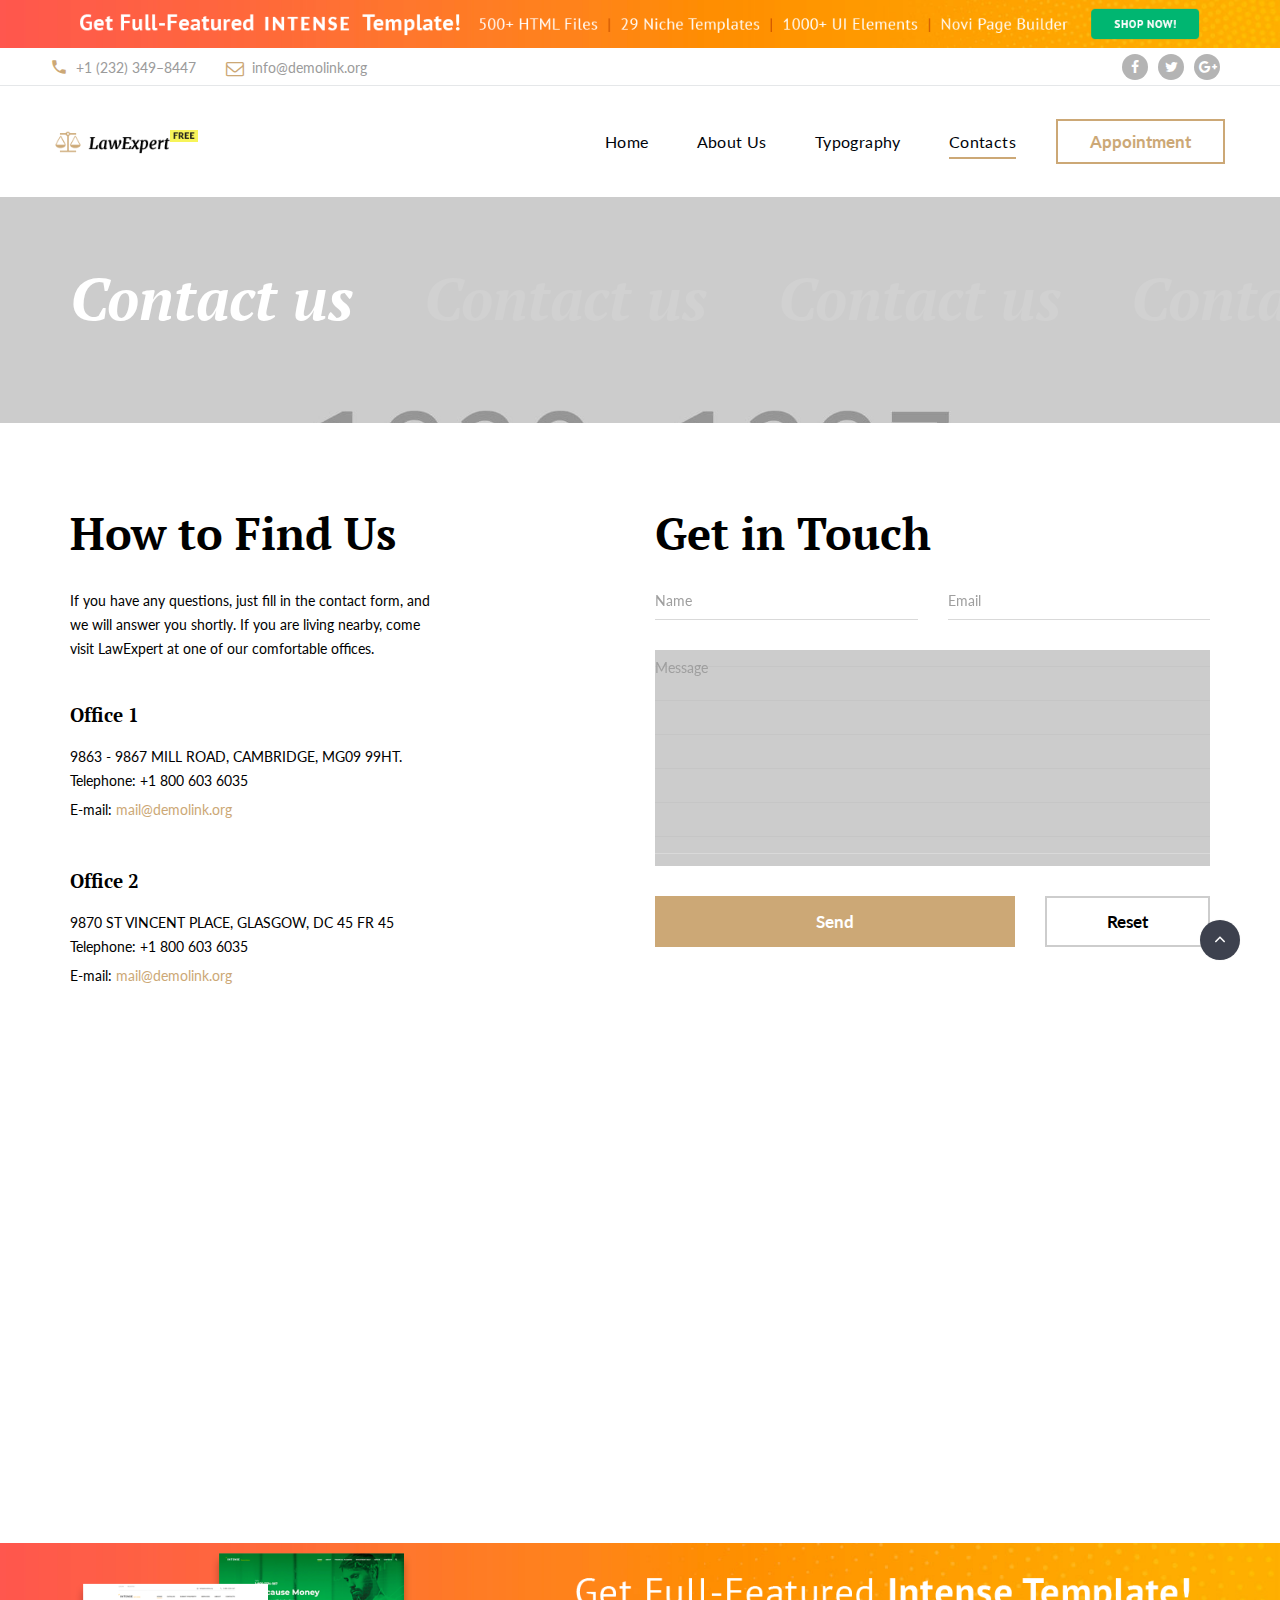
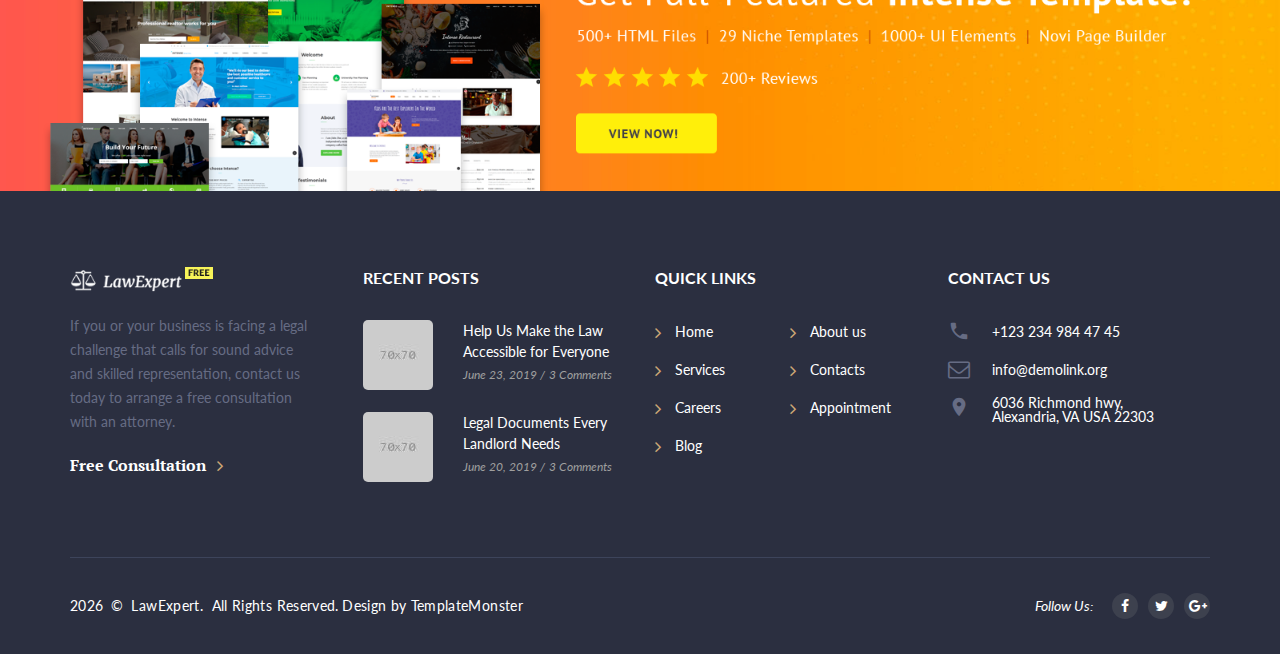
<file: site/contact-us.html>
<!DOCTYPE html>
<html class="wide wow-animation" lang="en">
  <head>
    <title>Contact us</title>
    <meta name="format-detection" content="telephone=no">
    <meta name="viewport" content="width=device-width, height=device-height, initial-scale=1.0, maximum-scale=1.0, user-scalable=0">
    <meta http-equiv="X-UA-Compatible" content="IE=edge">
    <meta charset="utf-8">
    <link rel="icon" href="images/favicon.ico" type="image/x-icon">
    <link rel="stylesheet" type="text/css" href="//fonts.googleapis.com/css?family=PT+Serif:400,700,400italic,700italic%7CLato:300,300italic,400,400italic,700,900%7CMerriweather:700italic">
    <link rel="stylesheet" href="css/fonts.css">
    <link rel="stylesheet" href="css/bootstrap.css">
    <link rel="stylesheet" href="css/style.css">
		<!--[if lt IE 10]>
    <div style="background: #212121; padding: 10px 0; box-shadow: 3px 3px 5px 0 rgba(0,0,0,.3); clear: both; text-align:center; position: relative; z-index:1;"><a href="http://windows.microsoft.com/en-US/internet-explorer/"><img src="images/ie8-panel/warning_bar_0000_us.jpg" border="0" height="42" width="820" alt="You are using an outdated browser. For a faster, safer browsing experience, upgrade for free today."></a></div>
    <script src="js/html5shiv.min.js"></script>
		<![endif]-->
  </head>
  <body>
    <div class="preloader">
      <div class="preloader-body">
        <div class="cssload-container">
          <div class="cssload-speeding-wheel"> </div>
        </div>
        <p>Loading...</p>
      </div>
    </div>
    <div class="page"><a class="section section-banner text-center d-none d-xl-block" href="https://www.templatemonster.com/intense-multipurpose-html-template.html" style="background-image: url(images/banner/background-04-1920x60.jpg); background-image: -webkit-image-set( url(images/banner/background-04-1920x60.jpg) 1x, url(images/banner/background-04-3840x120.jpg) 2x )"><img src="images/banner/foreground-04-1600x60.png" srcset="images/banner/foreground-04-1600x60.png 1x, images/banner/foreground-04-3200x120.png 2x" alt="" width="1600" height="310"></a>
      <header class="page-head">
        <div class="rd-navbar-wrap">
          <nav class="rd-navbar rd-navbar-default" data-layout="rd-navbar-fixed" data-sm-layout="rd-navbar-fixed" data-md-layout="rd-navbar-fixed" data-md-device-layout="rd-navbar-fixed" data-lg-layout="rd-navbar-fixed" data-lg-device-layout="rd-navbar-fixed" data-xl-layout="rd-navbar-static" data-xl-device-layout="rd-navbar-static" data-xxl-layout="rd-navbar-static" data-xxl-device-layout="rd-navbar-static" data-lg-stick-up-offset="53px" data-xl-stick-up-offset="53px" data-xxl-stick-up-offset="53px" data-lg-stick-up="true" data-xl-stick-up="true" data-xxl-stick-up="true">
            <div class="rd-navbar-inner">
              <div class="rd-navbar-aside-wrap">
                <div class="rd-navbar-aside">
                  <div class="rd-navbar-aside-toggle" data-rd-navbar-toggle=".rd-navbar-aside"><span></span></div>
                  <div class="rd-navbar-aside-content">
                    <ul class="rd-navbar-aside-group list-units">
                      <li>
                        <div class="unit unit-horizontal unit-spacing-xs align-items-center">
                          <div class="unit-left"><span class="novi-icon icon icon-xxs icon-primary material-icons-phone"></span></div>
                          <div class="unit-body"><a class="link-dusty-gray" href="tel:#">+1 (232) 349–8447</a></div>
                        </div>
                      </li>
                      <li>
                        <div class="unit unit-horizontal unit-spacing-xs align-items-center">
                          <div class="unit-left"><span class="novi-icon icon icon-xxs icon-primary fa-envelope-o"></span></div>
                          <div class="unit-body"><a class="link-dusty-gray" href="mailto:#">info@demolink.org</a></div>
                        </div>
                      </li>
                    </ul>
                    <div class="rd-navbar-aside-group">
                      <ul class="list-inline list-inline-reset">
                        <li><a class="novi-icon icon icon-circle icon-nobel-filled icon-xxs-smaller fa fa-facebook" href="#"></a></li>
                        <li><a class="novi-icon icon icon-circle icon-nobel-filled icon-xxs-smaller fa fa-twitter" href="#"></a></li>
                        <li><a class="novi-icon icon icon-circle icon-nobel-filled icon-xxs-smaller fa fa-google-plus" href="#"></a></li>
                      </ul>
                    </div>
                  </div>
                </div>
              </div>
              <div class="rd-navbar-group">
                <div class="rd-navbar-panel">
                  <button class="rd-navbar-toggle" data-rd-navbar-toggle=".rd-navbar-nav-wrap"><span></span></button><a class="rd-navbar-brand brand" href="index.html"><img src="images/logo-default-143x27.png" alt="" width="143" height="27"/></a>
                </div>
                <div class="rd-navbar-nav-wrap">
                  <div class="rd-navbar-nav-inner">
                    <div class="rd-navbar-btn-wrap"><a class="button button-smaller button-primary-outline" href="#">Appointment</a></div>
                    <ul class="rd-navbar-nav">
                      <li><a href="index.html">Home</a>
                      </li>
                      <li><a href="about-us.html">About Us</a>
                      </li>
                      <li><a href="typography.html">Typography</a>
                      </li>
                      <li class="active"><a href="contact-us.html">Contacts</a>
                      </li>
                    </ul>
                  </div>
                </div>
              </div>
            </div>
          </nav>
        </div>
      </header>

      <section class="section-30 section-md-40 section-lg-66 section-xl-bottom-90 bg-gray-dark page-title-wrap" style="background-image: url(images/bg-image-1.jpg);">
        <div class="container">
          <div class="page-title">
            <h2>Contact us</h2>
          </div>
        </div>
      </section>

      <section class="section-60 section-md-top-90 section-md-bottom-100">
        <div class="container">
          <div class="row row-50 justify-content-lg-between">
            <div class="col-lg-5 col-xl-4">
              <div class="inset-lg-right-15 inset-xl-right-0">
                <div class="row row-30 row-md-40">
                  <div class="col-md-10 col-lg-12">
                    <h3>How to Find Us</h3>
                    <p class="text-secondary">
                      If you have any questions, just fill in the contact form, and we will answer you shortly. If you are living nearby, come visit LawExpert at one of our comfortable offices.
                      
                    </p>
                  </div>
                  <div class="col-md-6 col-lg-12">
                    <h5>Office 1</h5>
                    <address class="contact-info">
                      <p class="text-uppercase">9863 - 9867 MILL ROAD, CAMBRIDGE, MG09 99HT.</p>
                      <dl class="list-terms-inline">
                        <dt>Telephone</dt>
                        <dd><a class="link-secondary" href="tel:#">+1 800 603 6035</a></dd>
                      </dl>
                      <dl class="list-terms-inline">
                        <dt>E-mail</dt>
                        <dd><a class="link-primary" href="mailto:#">mail@demolink.org</a></dd>
                      </dl>
                    </address>
                  </div>
                  <div class="col-md-6 col-lg-12">
                    <h5>Office 2</h5>
                    <address class="contact-info">
                      <p class="text-uppercase">9870 ST VINCENT PLACE, GLASGOW, DC 45 FR 45</p>
                      <dl class="list-terms-inline">
                        <dt>Telephone</dt>
                        <dd><a class="link-secondary" href="tel:#">+1 800 603 6035</a></dd>
                      </dl>
                      <dl class="list-terms-inline">
                        <dt>E-mail</dt>
                        <dd><a class="link-primary" href="mailto:#">mail@demolink.org</a></dd>
                      </dl>
                    </address>
                  </div>
                </div>
              </div>
            </div>
            <div class="col-lg-7 col-xl-6">
              <h3>Get in Touch</h3>
              <form class="rd-mailform form-modern" data-form-output="form-output-global" data-form-type="contact" method="post" action="bat/rd-mailform.php">
                <div class="row row-30">
                  <div class="col-md-6">
                    <div class="form-wrap">
                      <input class="form-input" id="contact-name" type="text" name="name" data-constraints="@Required">
                      <label class="form-label" for="contact-name">Name</label>
                    </div>
                  </div>
                  <div class="col-md-6">
                    <div class="form-wrap">
                      <input class="form-input" id="contact-email" type="email" name="email" data-constraints="@Email @Required">
                      <label class="form-label" for="contact-email">Email</label>
                    </div>
                  </div>
                  <div class="col-sm-12">
                    <div class="form-wrap">
                      <div class="textarea-lined-wrap">
                        <textarea class="form-input" id="contact-message" name="message" data-constraints="@Required"></textarea>
                        <label class="form-label" for="contact-message">Message</label>
                      </div>
                    </div>
                  </div>
                  <div class="col-12">
                    <div class="row row-30 row-sm-0">
                      <div class="col-sm-8">
                        <button class="button button-primary button-block" type="submit">Send</button>
                      </div>
                      <div class="col-sm-4">
                        <button class="button button-silver-outline button-block" type="reset">Reset</button>
                      </div>
                    </div>
                  </div>
                </div>
              </form>
            </div>
          </div>
        </div>
      </section>

      <section>
        <div class="google-map-container" data-zoom="5" data-center="9870 St Vincent Place, Glasgow, DC 45 Fr 45." data-styles="[{&quot;featureType&quot;:&quot;administrative&quot;,&quot;elementType&quot;:&quot;all&quot;,&quot;stylers&quot;:[{&quot;visibility&quot;:&quot;on&quot;},{&quot;lightness&quot;:33}]},{&quot;featureType&quot;:&quot;landscape&quot;,&quot;elementType&quot;:&quot;all&quot;,&quot;stylers&quot;:[{&quot;color&quot;:&quot;#f2e5d4&quot;}]},{&quot;featureType&quot;:&quot;poi.park&quot;,&quot;elementType&quot;:&quot;geometry&quot;,&quot;stylers&quot;:[{&quot;color&quot;:&quot;#c5dac6&quot;}]},{&quot;featureType&quot;:&quot;poi.park&quot;,&quot;elementType&quot;:&quot;labels&quot;,&quot;stylers&quot;:[{&quot;visibility&quot;:&quot;on&quot;},{&quot;lightness&quot;:20}]},{&quot;featureType&quot;:&quot;road&quot;,&quot;elementType&quot;:&quot;all&quot;,&quot;stylers&quot;:[{&quot;lightness&quot;:20}]},{&quot;featureType&quot;:&quot;road.highway&quot;,&quot;elementType&quot;:&quot;geometry&quot;,&quot;stylers&quot;:[{&quot;color&quot;:&quot;#c5c6c6&quot;}]},{&quot;featureType&quot;:&quot;road.arterial&quot;,&quot;elementType&quot;:&quot;geometry&quot;,&quot;stylers&quot;:[{&quot;color&quot;:&quot;#e4d7c6&quot;}]},{&quot;featureType&quot;:&quot;road.local&quot;,&quot;elementType&quot;:&quot;geometry&quot;,&quot;stylers&quot;:[{&quot;color&quot;:&quot;#fbfaf7&quot;}]},{&quot;featureType&quot;:&quot;water&quot;,&quot;elementType&quot;:&quot;all&quot;,&quot;stylers&quot;:[{&quot;visibility&quot;:&quot;on&quot;},{&quot;color&quot;:&quot;#acbcc9&quot;}]}]" data-icon="images/gmap_marker.png" data-icon-active="images/gmap_marker_active.png">
          <div class="google-map"></div>
          <ul class="google-map-markers">
            <li data-location="9870 St Vincent Place, Glasgow, DC 45 Fr 45." data-description="9870 St Vincent Place, Glasgow"></li>
          </ul>
        </div>
      </section>
<a class="section section-banner" href="https://www.templatemonster.com/intense-multipurpose-html-template.html" style="background-image: url(images/banner/background-03-1920x310.jpg); background-image: -webkit-image-set( url(images/banner/background-03-1920x310.jpg) 1x, url(images/banner/background-03-3840x620.jpg) 2x )"><img src="images/banner/foreground-03-1600x310.png" srcset="images/banner/foreground-03-1600x310.png 1x, images/banner/foreground-03-3200x620.png 2x" alt="" width="1600" height="310"></a>
      <footer class="page-foot bg-ebony-clay">
        <div class="section-40 section-md-75">
          <div class="container">
            <div class="row justify-content-sm-center">
              <div class="col-sm-9 col-md-11 col-xl-12">
                <div class="row row-50">
                  <div class="col-md-6 col-lg-10 col-xl-3">
                    <div class="inset-xl-right-20" style="max-width: 510px;"><a class="brand" href="index.html"><img src="images/logo-inverse-143x28.png" alt="" width="143" height="28"/></a>
                      <p>
                        If you or your business is facing a legal
                        challenge that calls for sound advice and skilled representation, contact us today to arrange a free  consultation with an attorney.
                      </p><a class="link link-group link-group-animated link-bold link-white" href="#"><span>Free Consultation</span><span class="novi-icon icon icon-xxs icon-primary fa fa-angle-right"></span></a>
                    </div>
                  </div>
                  <div class="col-md-6 col-lg-4 col-xl-3">
                    <p class="h7">Recent Posts</p>
                          <article class="post post-preview post-preview-inverse"><a href="#">
                              <div class="unit unit-horizontal unit-spacing-lg">
                                <div class="unit-left">
                                  <figure class="post-image"><img src="images/post-preview-4-70x70.jpg" alt="" width="70" height="70"/>
                                  </figure>
                                </div>
                                <div class="unit-body">
                                  <div class="post-header">
                                    <p>Help Us Make the Law Accessible for Everyone</p>
                                  </div>
                                  <div class="post-meta">
                                    <ul class="list-meta">
                                      <li>
                                        <time datetime="2019-06-23">June 23, 2019 </time>
                                      </li>
                                      <li>3 Comments</li>
                                    </ul>
                                  </div>
                                </div>
                              </div></a></article>
                          <article class="post post-preview post-preview-inverse"><a href="#">
                              <div class="unit unit-horizontal unit-spacing-lg">
                                <div class="unit-left">
                                  <figure class="post-image"><img src="images/post-preview-5-70x70.jpg" alt="" width="70" height="70"/>
                                  </figure>
                                </div>
                                <div class="unit-body">
                                  <div class="post-header">
                                    <p>Legal Documents Every Landlord Needs </p>
                                  </div>
                                  <div class="post-meta">
                                    <ul class="list-meta">
                                      <li>
                                        <time datetime="2019-06-23">June 20, 2019</time>
                                      </li>
                                      <li>3 Comments</li>
                                    </ul>
                                  </div>
                                </div>
                              </div></a></article>
                  </div>
                  <div class="col-md-6 col-lg-4 col-xl-3">
                    <p class="h7">Quick links</p>
                    <div class="row" style="max-width: 270px;">
                      <div class="col-6">
                        <ul class="list-marked-variant-2">
                          <li><a href="index.html">Home</a></li>
                          <li><a href="#">Services</a></li>
                          <li><a href="#">Careers</a></li>
                          <li><a href="#">Blog</a></li>
                        </ul>
                      </div>
                      <div class="col-6">
                        <ul class="list-marked-variant-2">
                          <li><a href="about-us.html">About us</a></li>
                          <li><a href="contact-us.html">Contacts</a></li>
                          <li><a href="#">Appointment</a></li>
                        </ul>
                      </div>
                    </div>
                  </div>
                  <div class="col-md-6 col-lg-4 col-xl-3">
                    <p class="h7">Contact us</p>
                    <address class="contact-info text-left">
                      <div class="unit unit-horizontal unit-spacing-md align-items-center">
                        <div class="unit-left"><span class="novi-icon icon icon-xs icon-storm-gray material-icons-phone"></span></div>
                        <div class="unit-body"><a class="link-white" href="tel:#">+123 234 984 47 45</a></div>
                      </div>
                      <div class="unit unit-horizontal unit-spacing-md align-items-center">
                        <div class="unit-left"><span class="novi-icon icon icon-xs icon-storm-gray fa fa-envelope-o"></span></div>
                        <div class="unit-body"><a class="link-white" href="mailto:#">info@demolink.org</a></div>
                      </div>
                      <div class="unit unit-horizontal unit-spacing-md">
                        <div class="unit-left"><span class="novi-icon icon icon-xs icon-storm-gray material-icons-place"></span></div>
                        <div class="unit-body"><a class="link-white d-inline" href="#">6036 Richmond hwy,<br>Alexandria, VA USA 22303</a></div>
                      </div>
                    </address>
                  </div>
                </div>
              </div>
            </div>
          </div>
        </div>
        <div class="container">
          <hr>
        </div>
        <div class="section-35">
          <div class="container text-center">
            <div class="row row-15 flex-md-row-reverse justify-content-md-between align-items-md-center">
              <div class="col-md-6 text-md-right">
                <div class="group-sm group-middle">
                  <p class="font-italic text-white">Follow Us:</p>
                  <ul class="list-inline list-inline-reset">
                    <li><a class="novi-icon icon icon-circle icon-bright-gray-filled icon-xxs-smaller fa fa-facebook" href="#"></a></li>
                    <li><a class="novi-icon icon icon-circle icon-bright-gray-filled icon-xxs-smaller fa fa-twitter" href="#"></a></li>
                    <li><a class="novi-icon icon icon-circle icon-bright-gray-filled icon-xxs-smaller fa fa-google-plus" href="#"></a></li>
                  </ul>
                </div>
              </div>
              <div class="col-md-6 text-md-left">
                <p class="rights text-white"><span class="copyright-year"></span><span>&nbsp;&#169;&nbsp;</span><span>LawExpert.&nbsp; All Rights Reserved.</span>Design&nbsp;by&nbsp;<a href="https://www.templatemonster.com">TemplateMonster</a></p>
              </div>
            </div>
          </div>
        </div>
      </footer>

    </div>
    <div class="snackbars" id="form-output-global"></div>
    <script src="js/core.min.js"></script>
    <script src="js/script.js"></script>
  </body>
</html>
</file>
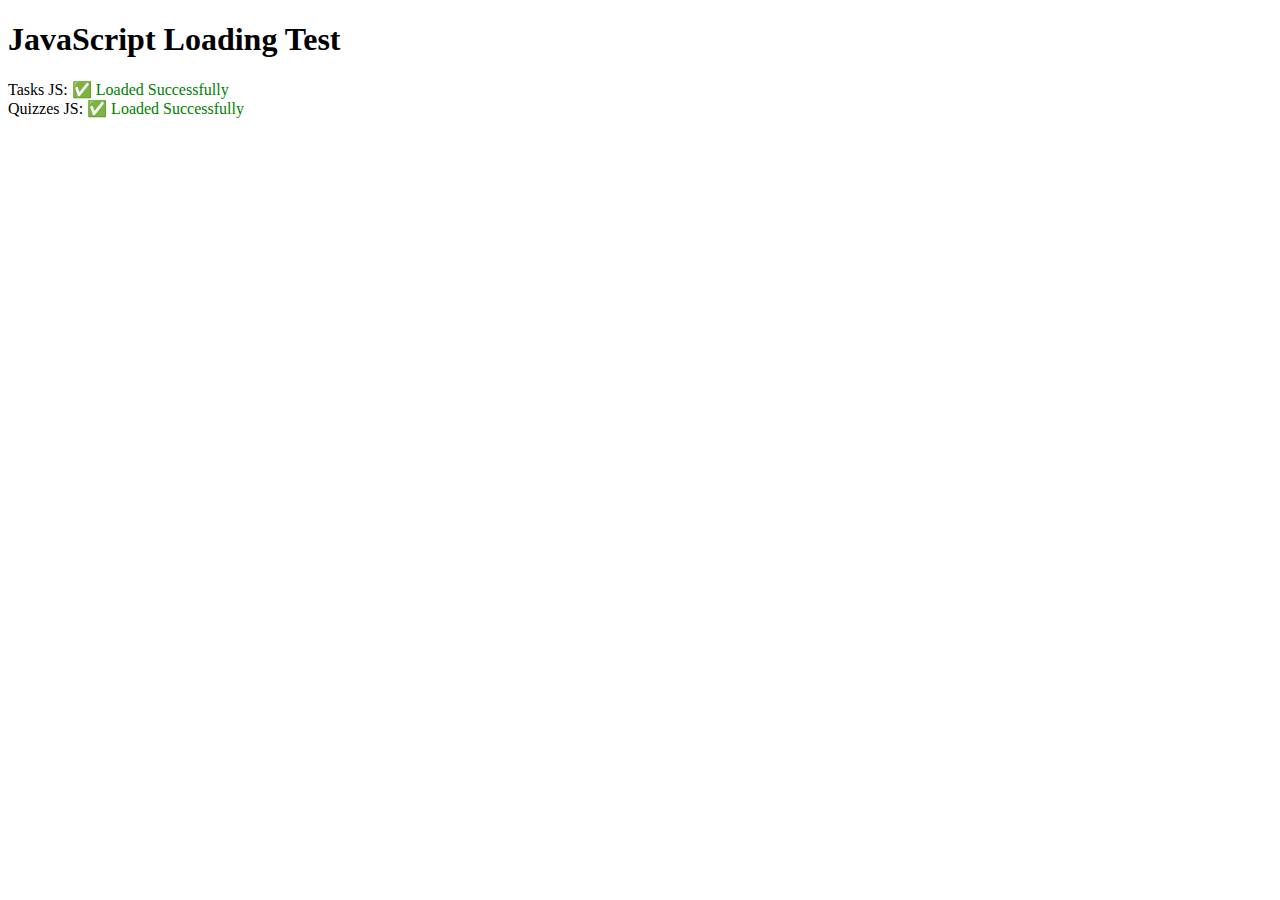
<file: site/js_test.html>
<!DOCTYPE html>
<html lang="en">
<head>
    <meta charset="UTF-8">
    <meta name="viewport" content="width=device-width, initial-scale=1.0">
    <title>JavaScript Test</title>
</head>
<body>
    <h1>JavaScript Loading Test</h1>
    
    <div id="test-results">
        <div id="tasks-test">Tasks JS: <span id="tasks-status">Loading...</span></div>
        <div id="quizzes-test">Quizzes JS: <span id="quizzes-status">Loading...</span></div>
    </div>

    <script src="js/tasks.js"></script>
    <script src="js/quizzes.js"></script>
    <script>
        document.addEventListener('DOMContentLoaded', function() {
            // Test tasks.js
            setTimeout(() => {
                const tasksStatus = document.getElementById('tasks-status');
                if (typeof window.taskManager !== 'undefined') {
                    tasksStatus.textContent = '✅ Loaded Successfully';
                    tasksStatus.style.color = 'green';
                } else {
                    tasksStatus.textContent = '❌ Failed to Load';
                    tasksStatus.style.color = 'red';
                }
            }, 100);

            // Test quizzes.js
            setTimeout(() => {
                const quizzesStatus = document.getElementById('quizzes-status');
                if (typeof window.quizManager !== 'undefined') {
                    quizzesStatus.textContent = '✅ Loaded Successfully';
                    quizzesStatus.style.color = 'green';
                } else {
                    quizzesStatus.textContent = '❌ Failed to Load';
                    quizzesStatus.style.color = 'red';
                }
            }, 100);
        });
    </script>
</body>
</html>
</file>
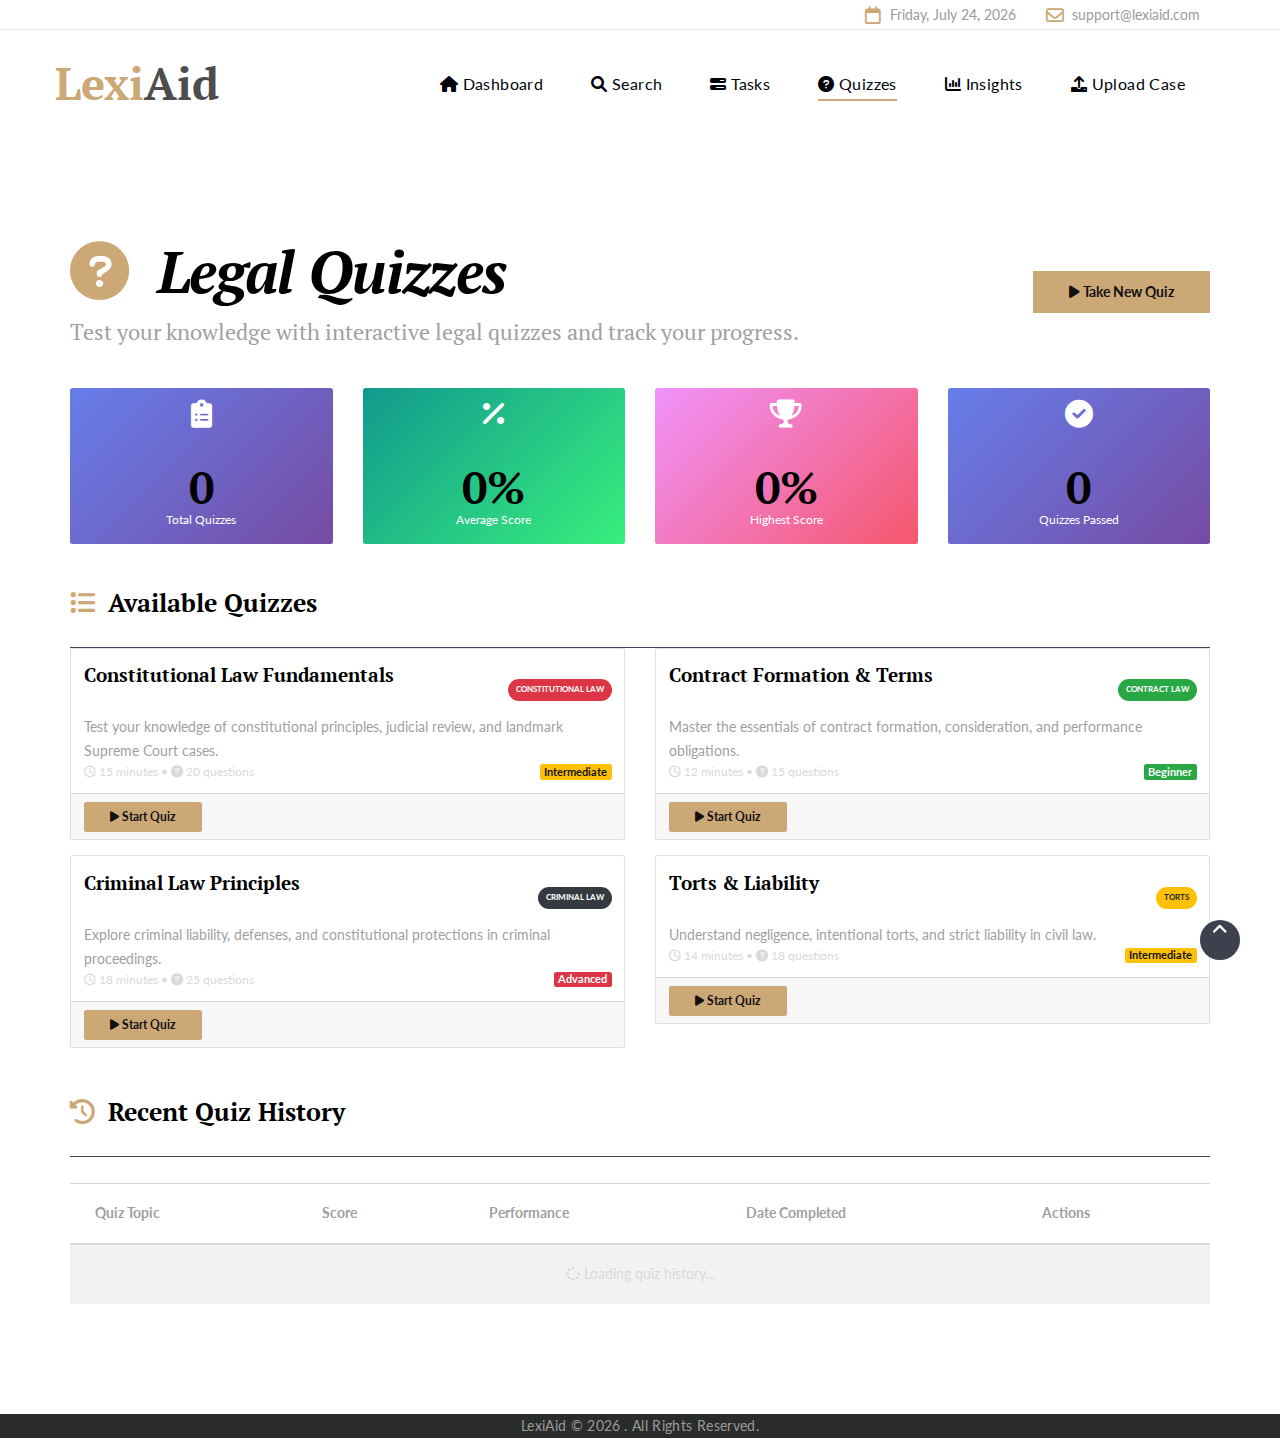
<file: site/quizzes.html>
<!DOCTYPE html>
<html class="wide wow-animation" lang="en">
  <head>
    <title>LexiAid - Legal Quizzes</title>
    <meta name="format-detection" content="telephone=no">
    <meta name="viewport" content="width=device-width, height=device-height, initial-scale=1.0, maximum-scale=1.0, user-scalable=0">
    <meta http-equiv="X-UA-Compatible" content="IE=edge">
    <meta charset="utf-8">
    <link rel="icon" href="images/favicon.ico" type="image/x-icon">
    <link rel="stylesheet" type="text/css" href="//fonts.googleapis.com/css?family=PT+Serif:400,700,400italic,700italic%7CLato:300,300italic,400,400italic,700,900%7CMerriweather:700italic">
    <link rel="stylesheet" href="css/fonts.css">
    <link rel="stylesheet" href="css/bootstrap.css">
    <link rel="stylesheet" href="css/style.css">
    <link rel="stylesheet" href="css/lexiaid-polish.css">
    <link rel="stylesheet" href="https://cdnjs.cloudflare.com/ajax/libs/font-awesome/6.0.0/css/all.min.css">
		<!--[if lt IE 10]>
    <div style="background: #212121; padding: 10px 0; box-shadow: 3px 3px 5px 0 rgba(0,0,0,.3); clear: both; text-align:center; position: relative; z-index:1;"><a href="http://windows.microsoft.com/en-US/internet-explorer/"><img src="images/ie8-panel/warning_bar_0000_us.jpg" border="0" height="42" width="820" alt="You are using an outdated browser. For a faster, safer browsing experience, upgrade for free today."></a></div>
    <script src="js/html5shiv.min.js"></script>
		<![endif]-->
    <style>
      .quiz-card {
        transition: all 0.3s ease;
        cursor: pointer;
      }
      .quiz-card:hover {
        transform: translateY(-3px);
        box-shadow: 0 8px 20px rgba(0,0,0,0.1);
      }
      .quiz-progress {
        height: 10px;
        border-radius: 5px;
      }
      .quiz-score {
        font-size: 2rem;
        font-weight: bold;
      }
      .quiz-question {
        border-left: 4px solid #007bff;
        padding-left: 15px;
      }
      .answer-option {
        transition: all 0.2s ease;
        cursor: pointer;
        border: 2px solid transparent;
        border-radius: 8px;
        padding: 12px;
        margin: 5px 0;
      }
      .answer-option:hover {
        border-color: #007bff;
        background-color: #f8f9fa;
      }
      .answer-option.selected {
        border-color: #007bff;
        background-color: #e7f3ff;
      }
      .answer-option.correct {
        border-color: #28a745;
        background-color: #d4edda;
      }
      .answer-option.incorrect {
        border-color: #dc3545;
        background-color: #f8d7da;
      }
      .quiz-timer {
        font-size: 1.2rem;
        font-weight: bold;
        color: #dc3545;
      }
      .performance-badge {
        font-size: 0.9rem;
        padding: 8px 12px;
      }
      .stat-card {
        background: linear-gradient(135deg, #667eea 0%, #764ba2 100%);
        color: white;
        border: none;
      }
      .stat-card.success {
        background: linear-gradient(135deg, #11998e 0%, #38ef7d 100%);
      }
      .stat-card.warning {
        background: linear-gradient(135deg, #f093fb 0%, #f5576c 100%);
      }
      .quiz-category {
        display: inline-block;
        padding: 4px 8px;
        border-radius: 12px;
        font-size: 0.8rem;
        font-weight: bold;
        text-transform: uppercase;
      }
    </style>
  </head>
  <body>
    <div class="preloader">
      <div class="preloader-body">
        <div class="cssload-container">
          <div class="cssload-speeding-wheel"> </div>
        </div>
        <p>Loading...</p>
      </div>
    </div>
    <div class="page">
      <header class="page-head">
        <div class="rd-navbar-wrap">
          <nav class="rd-navbar rd-navbar-default" data-layout="rd-navbar-fixed" data-sm-layout="rd-navbar-fixed" data-md-layout="rd-navbar-fixed" data-md-device-layout="rd-navbar-fixed" data-lg-layout="rd-navbar-fixed" data-lg-device-layout="rd-navbar-fixed" data-xl-layout="rd-navbar-static" data-xl-device-layout="rd-navbar-static" data-xxl-layout="rd-navbar-static" data-xxl-device-layout="rd-navbar-static" data-lg-stick-up-offset="53px" data-xl-stick-up-offset="53px" data-xxl-stick-up-offset="53px" data-lg-stick-up="true" data-xl-stick-up="true" data-xxl-stick-up="true">
            <div class="rd-navbar-inner">
              <div class="rd-navbar-aside-wrap">
                <div class="rd-navbar-aside">
                  <div class="rd-navbar-aside-toggle" data-rd-navbar-toggle=".rd-navbar-aside"><span></span></div>
                  <div class="rd-navbar-aside-content">
                    <ul class="rd-navbar-aside-group list-units">
                      <li>
                        <div class="unit unit-horizontal unit-spacing-xs align-items-center">
                          <div class="unit-left"><span class="novi-icon icon icon-xxs icon-primary fa-calendar"></span></div>
                          <div class="unit-body"><span class="link-dusty-gray" id="current-date">July 30, 2025</span></div>
                        </div>
                      </li>
                      <li>
                        <div class="unit unit-horizontal unit-spacing-xs align-items-center">
                          <div class="unit-left"><span class="novi-icon icon icon-xxs icon-primary fa-envelope-o"></span></div>
                          <div class="unit-body"><a class="link-dusty-gray" href="mailto:#">support@lexiaid.com</a></div>
                        </div>
                      </li>
                    </ul>
                  </div>
                </div>
              </div>
              <div class="rd-navbar-group">
                <div class="rd-navbar-panel">
                  <button class="rd-navbar-toggle" data-rd-navbar-toggle=".rd-navbar-nav-wrap"><span></span></button>
                  <a class="rd-navbar-brand brand" href="index.html">
                    <h3 class="text-primary">Lexi<span style="color: #4d4d4d;">Aid</span></h3>
                  </a>
                </div>
                <div class="rd-navbar-nav-wrap">
                  <div class="rd-navbar-nav-inner">
                    <ul class="rd-navbar-nav">
                      <li><a href="index.html"><i class="fa fa-home"></i> Dashboard</a>
                      </li>
                      <li><a href="search.html"><i class="fa fa-search"></i> Search</a>
                      </li>
                      <li><a href="tasks.html"><i class="fa fa-tasks"></i> Tasks</a>
                      </li>
                      <li class="active"><a href="quizzes.html"><i class="fa fa-question-circle"></i> Quizzes</a>
                      </li>
                      <li><a href="insights.html"><i class="fa fa-chart-bar"></i> Insights</a>
                      </li>
                      <li><a href="upload-case.html"><i class="fa fa-upload"></i> Upload Case</a>
                      </li>
                    </ul>
                  </div>
                </div>
              </div>
            </div>
          </nav>
        </div>
      </header>

      <section class="section-50 section-md-75 section-lg-100">
        <div class="container">
          <!-- Page Header -->
          <div class="row align-items-center mb-4">
            <div class="col-md-8">
              <h2><i class="fa fa-question-circle text-primary"></i> Legal Quizzes</h2>
              <p class="text-bigger">Test your knowledge with interactive legal quizzes and track your progress.</p>
            </div>
            <div class="col-md-4 text-md-right">
              <button class="btn btn-primary" id="takeQuizBtn">
                <i class="fa fa-play"></i> Take New Quiz
              </button>
            </div>
          </div>

          <!-- Performance Statistics -->
          <div class="row mb-4">
            <div class="col-md-3">
              <div class="card stat-card">
                <div class="card-body text-center">
                  <i class="fa fa-clipboard-list fa-2x mb-2"></i>
                  <h3 class="mb-0" data-stat="total-quizzes">0</h3>
                  <small>Total Quizzes</small>
                </div>
              </div>
            </div>
            <div class="col-md-3">
              <div class="card stat-card success">
                <div class="card-body text-center">
                  <i class="fa fa-percentage fa-2x mb-2"></i>
                  <h3 class="mb-0" data-stat="avg-score">0%</h3>
                  <small>Average Score</small>
                </div>
              </div>
            </div>
            <div class="col-md-3">
              <div class="card stat-card warning">
                <div class="card-body text-center">
                  <i class="fa fa-trophy fa-2x mb-2"></i>
                  <h3 class="mb-0" data-stat="highest-score">0%</h3>
                  <small>Highest Score</small>
                </div>
              </div>
            </div>
            <div class="col-md-3">
              <div class="card stat-card">
                <div class="card-body text-center">
                  <i class="fa fa-check-circle fa-2x mb-2"></i>
                  <h3 class="mb-0" data-stat="quizzes-passed">0</h3>
                  <small>Quizzes Passed</small>
                </div>
              </div>
            </div>
          </div>

          <!-- Quiz Interface (Hidden initially) -->
          <div class="row" id="quizInterface" style="display: none;">
            <div class="col-12">
              <div class="card">
                <div class="card-header">
                  <div class="d-flex justify-content-between align-items-center">
                    <h5 class="mb-0">
                      <span id="quizTitle">Quiz Title</span>
                      <span class="quiz-category bg-primary text-white ml-2" id="quizCategory">Category</span>
                    </h5>
                    <div class="quiz-timer" id="quizTimer">10:00</div>
                  </div>
                </div>
                <div class="card-body">
                  <!-- Progress Bar -->
                  <div class="progress quiz-progress mb-4">
                    <div class="progress-bar" role="progressbar" style="width: 0%;" id="quizProgress">
                      Question 1 of 10
                    </div>
                  </div>

                  <!-- Question -->
                  <div class="quiz-question mb-4">
                    <h5 id="questionText">Sample question text will appear here...</h5>
                  </div>

                  <!-- Answer Options -->
                  <div id="answerOptions">
                    <!-- Options will be populated dynamically -->
                  </div>

                  <!-- Navigation Buttons -->
                  <div class="d-flex justify-content-between mt-4">
                    <button class="btn btn-outline-secondary" id="prevQuestionBtn" disabled>
                      <i class="fa fa-arrow-left"></i> Previous
                    </button>
                    <div>
                      <button class="btn btn-primary" id="nextQuestionBtn">
                        Next <i class="fa fa-arrow-right"></i>
                      </button>
                      <button class="btn btn-success" id="submitQuizBtn" style="display: none;">
                        <i class="fa fa-check"></i> Submit Quiz
                      </button>
                    </div>
                  </div>
                </div>
              </div>
            </div>
          </div>

          <!-- Quiz Results (Hidden initially) -->
          <div class="row" id="quizResults" style="display: none;">
            <div class="col-12">
              <div class="card">
                <div class="card-header text-center bg-primary text-white">
                  <h5 class="mb-0"><i class="fa fa-chart-line"></i> Quiz Results</h5>
                </div>
                <div class="card-body text-center">
                  <div class="quiz-score text-primary mb-3" id="finalScore">85%</div>
                  <h5 class="mb-3" id="scoreMessage">Great job! You passed the quiz.</h5>
                  
                  <div class="row">
                    <div class="col-md-4">
                      <div class="card bg-light">
                        <div class="card-body">
                          <h6>Correct Answers</h6>
                          <span class="badge badge-success" id="correctCount">8</span>
                        </div>
                      </div>
                    </div>
                    <div class="col-md-4">
                      <div class="card bg-light">
                        <div class="card-body">
                          <h6>Total Questions</h6>
                          <span class="badge badge-primary" id="totalQuestions">10</span>
                        </div>
                      </div>
                    </div>
                    <div class="col-md-4">
                      <div class="card bg-light">
                        <div class="card-body">
                          <h6>Time Taken</h6>
                          <span class="badge badge-info" id="timeTaken">5:30</span>
                        </div>
                      </div>
                    </div>
                  </div>

                  <div class="mt-4">
                    <button class="btn btn-primary mr-2" id="retakeQuizBtn">
                      <i class="fa fa-redo"></i> Retake Quiz
                    </button>
                    <button class="btn btn-outline-primary" id="backToQuizzesBtn">
                      <i class="fa fa-list"></i> Back to Quizzes
                    </button>
                  </div>
                </div>
              </div>
            </div>
          </div>

          <!-- Available Quizzes -->
          <div class="row" id="availableQuizzes">
            <div class="col-12">
              <h4><i class="fa fa-list text-primary"></i> Available Quizzes</h4>
              <hr>
            </div>

            <!-- Constitutional Law Quiz -->
            <div class="col-md-6 mb-4">
              <div class="card quiz-card" data-quiz="constitutional-law">
                <div class="card-body">
                  <div class="d-flex justify-content-between align-items-start mb-3">
                    <h5 class="card-title">Constitutional Law Fundamentals</h5>
                    <span class="quiz-category bg-danger text-white">Constitutional Law</span>
                  </div>
                  <p class="card-text">Test your knowledge of constitutional principles, judicial review, and landmark Supreme Court cases.</p>
                  <div class="d-flex justify-content-between align-items-center">
                    <small class="text-muted">
                      <i class="fa fa-clock"></i> 15 minutes • 
                      <i class="fa fa-question-circle"></i> 20 questions
                    </small>
                    <span class="badge badge-warning">Intermediate</span>
                  </div>
                </div>
                <div class="card-footer">
                  <button class="btn btn-primary btn-sm start-quiz" data-quiz="constitutional-law">
                    <i class="fa fa-play"></i> Start Quiz
                  </button>
                </div>
              </div>
            </div>

            <!-- Contract Law Quiz -->
            <div class="col-md-6 mb-4">
              <div class="card quiz-card" data-quiz="contract-law">
                <div class="card-body">
                  <div class="d-flex justify-content-between align-items-start mb-3">
                    <h5 class="card-title">Contract Formation & Terms</h5>
                    <span class="quiz-category bg-success text-white">Contract Law</span>
                  </div>
                  <p class="card-text">Master the essentials of contract formation, consideration, and performance obligations.</p>
                  <div class="d-flex justify-content-between align-items-center">
                    <small class="text-muted">
                      <i class="fa fa-clock"></i> 12 minutes • 
                      <i class="fa fa-question-circle"></i> 15 questions
                    </small>
                    <span class="badge badge-success">Beginner</span>
                  </div>
                </div>
                <div class="card-footer">
                  <button class="btn btn-primary btn-sm start-quiz" data-quiz="contract-law">
                    <i class="fa fa-play"></i> Start Quiz
                  </button>
                </div>
              </div>
            </div>

            <!-- Criminal Law Quiz -->
            <div class="col-md-6 mb-4">
              <div class="card quiz-card" data-quiz="criminal-law">
                <div class="card-body">
                  <div class="d-flex justify-content-between align-items-start mb-3">
                    <h5 class="card-title">Criminal Law Principles</h5>
                    <span class="quiz-category bg-dark text-white">Criminal Law</span>
                  </div>
                  <p class="card-text">Explore criminal liability, defenses, and constitutional protections in criminal proceedings.</p>
                  <div class="d-flex justify-content-between align-items-center">
                    <small class="text-muted">
                      <i class="fa fa-clock"></i> 18 minutes • 
                      <i class="fa fa-question-circle"></i> 25 questions
                    </small>
                    <span class="badge badge-danger">Advanced</span>
                  </div>
                </div>
                <div class="card-footer">
                  <button class="btn btn-primary btn-sm start-quiz" data-quiz="criminal-law">
                    <i class="fa fa-play"></i> Start Quiz
                  </button>
                </div>
              </div>
            </div>

            <!-- Torts Quiz -->
            <div class="col-md-6 mb-4">
              <div class="card quiz-card" data-quiz="torts">
                <div class="card-body">
                  <div class="d-flex justify-content-between align-items-start mb-3">
                    <h5 class="card-title">Torts & Liability</h5>
                    <span class="quiz-category bg-warning text-dark">Torts</span>
                  </div>
                  <p class="card-text">Understand negligence, intentional torts, and strict liability in civil law.</p>
                  <div class="d-flex justify-content-between align-items-center">
                    <small class="text-muted">
                      <i class="fa fa-clock"></i> 14 minutes • 
                      <i class="fa fa-question-circle"></i> 18 questions
                    </small>
                    <span class="badge badge-warning">Intermediate</span>
                  </div>
                </div>
                <div class="card-footer">
                  <button class="btn btn-primary btn-sm start-quiz" data-quiz="torts">
                    <i class="fa fa-play"></i> Start Quiz
                  </button>
                </div>
              </div>
            </div>
          </div>

          <!-- Recent Quiz History -->
          <div class="row mt-5">
            <div class="col-12">
              <h4><i class="fa fa-history text-primary"></i> Recent Quiz History</h4>
              <hr>
              <div class="table-responsive">
                <table class="table table-striped">
                  <thead>
                    <tr>
                      <th>Quiz Topic</th>
                      <th>Score</th>
                      <th>Performance</th>
                      <th>Date Completed</th>
                      <th>Actions</th>
                    </tr>
                  </thead>
                  <tbody id="quizHistoryTable">
                    <tr>
                      <td colspan="5" class="text-center text-muted">
                        <i class="fa fa-spinner fa-spin"></i> Loading quiz history...
                      </td>
                    </tr>
                  </tbody>
                </table>
              </div>
            </div>
          </div>
        </div>
      </section>

      <footer class="page-footer page-footer-default bg-gray-dark">
        <div class="container">
          <div class="row justify-content-center">
            <div class="col text-center">
              <p class="rights">LexiAid &copy; <span id="copyright-year">2025</span>. All Rights Reserved.</p>
            </div>
          </div>
        </div>
      </footer>
    </div>
    <div class="snackbars" id="form-output-global"></div>
    <script src="js/core.min.js"></script>
    <script src="js/script.js"></script>
    <script>
      // Set current date
      document.getElementById('current-date').textContent = new Date().toLocaleDateString('en-US', { 
        weekday: 'long', 
        year: 'numeric', 
        month: 'long', 
        day: 'numeric' 
      });
      
      // Set copyright year
      document.getElementById('copyright-year').textContent = new Date().getFullYear();
    </script>
    <script src="js/quizzes.js"></script>
  </body>
</html>
</file>
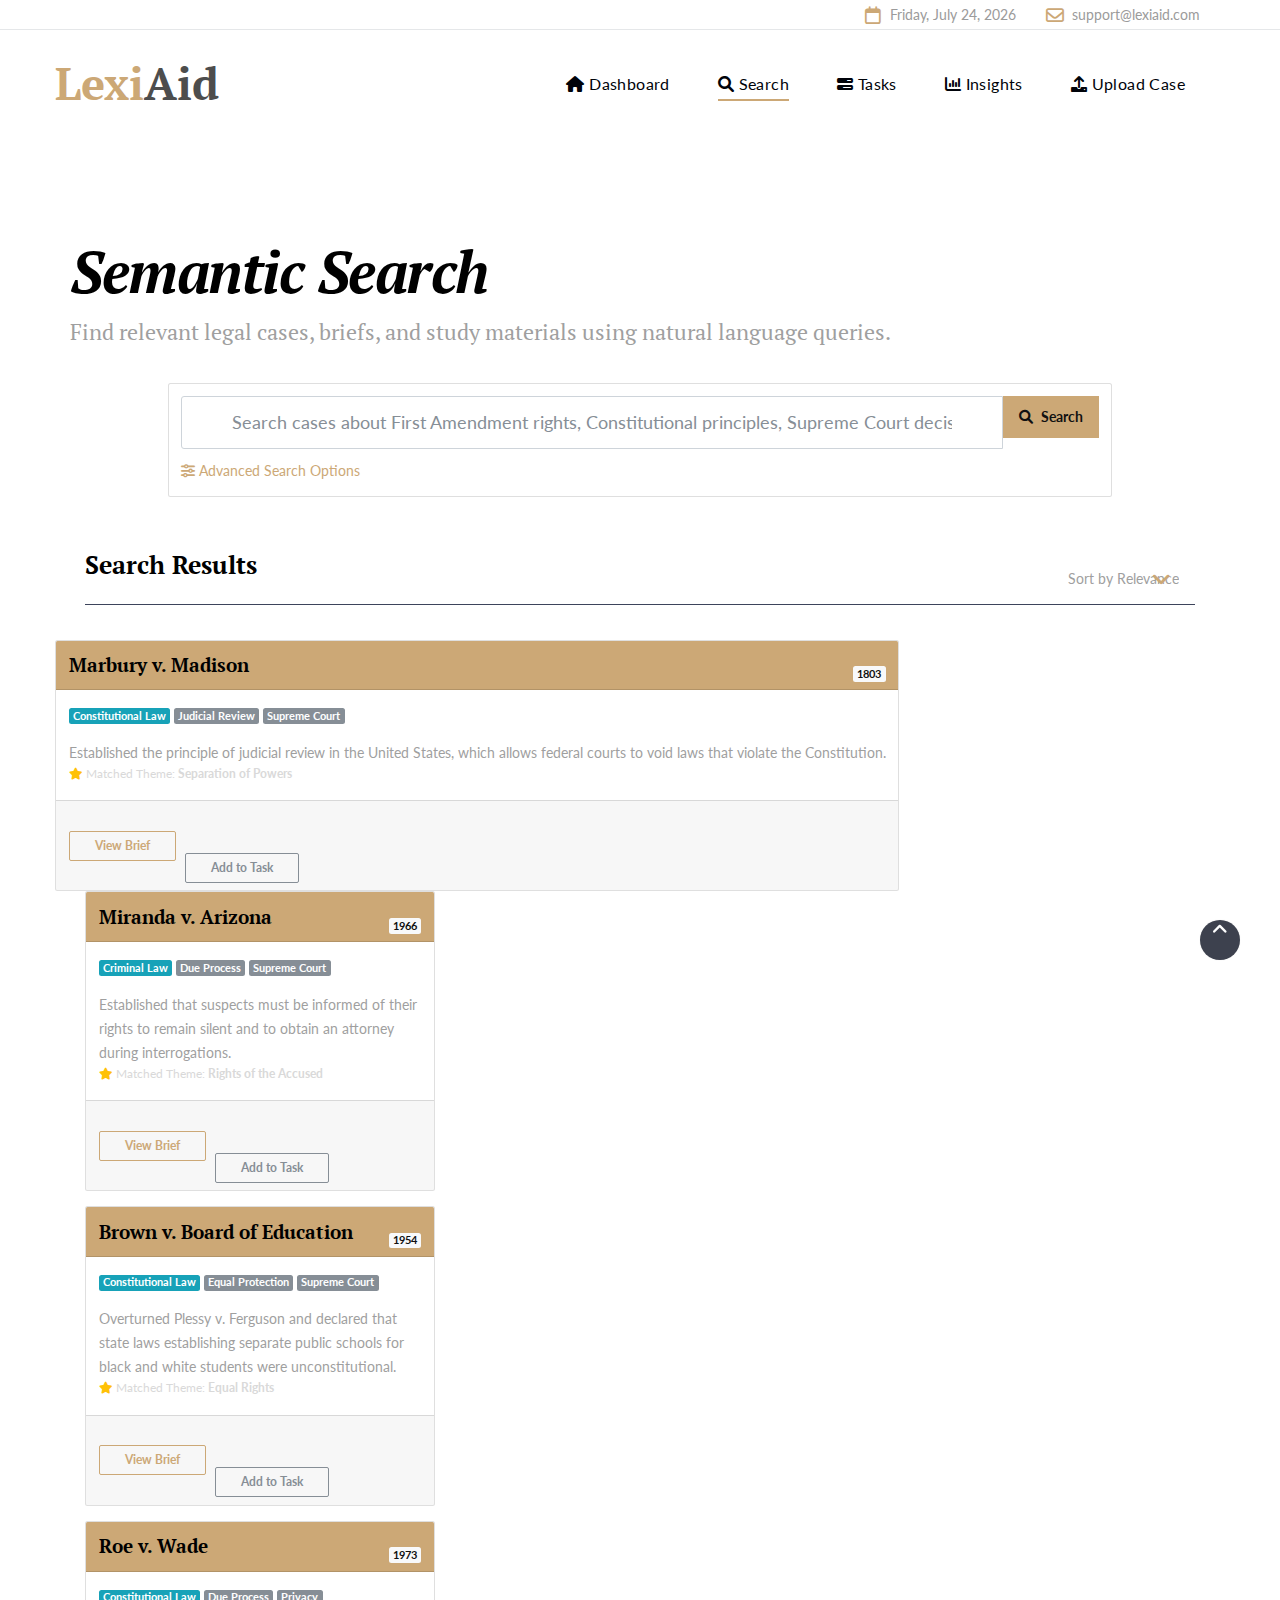
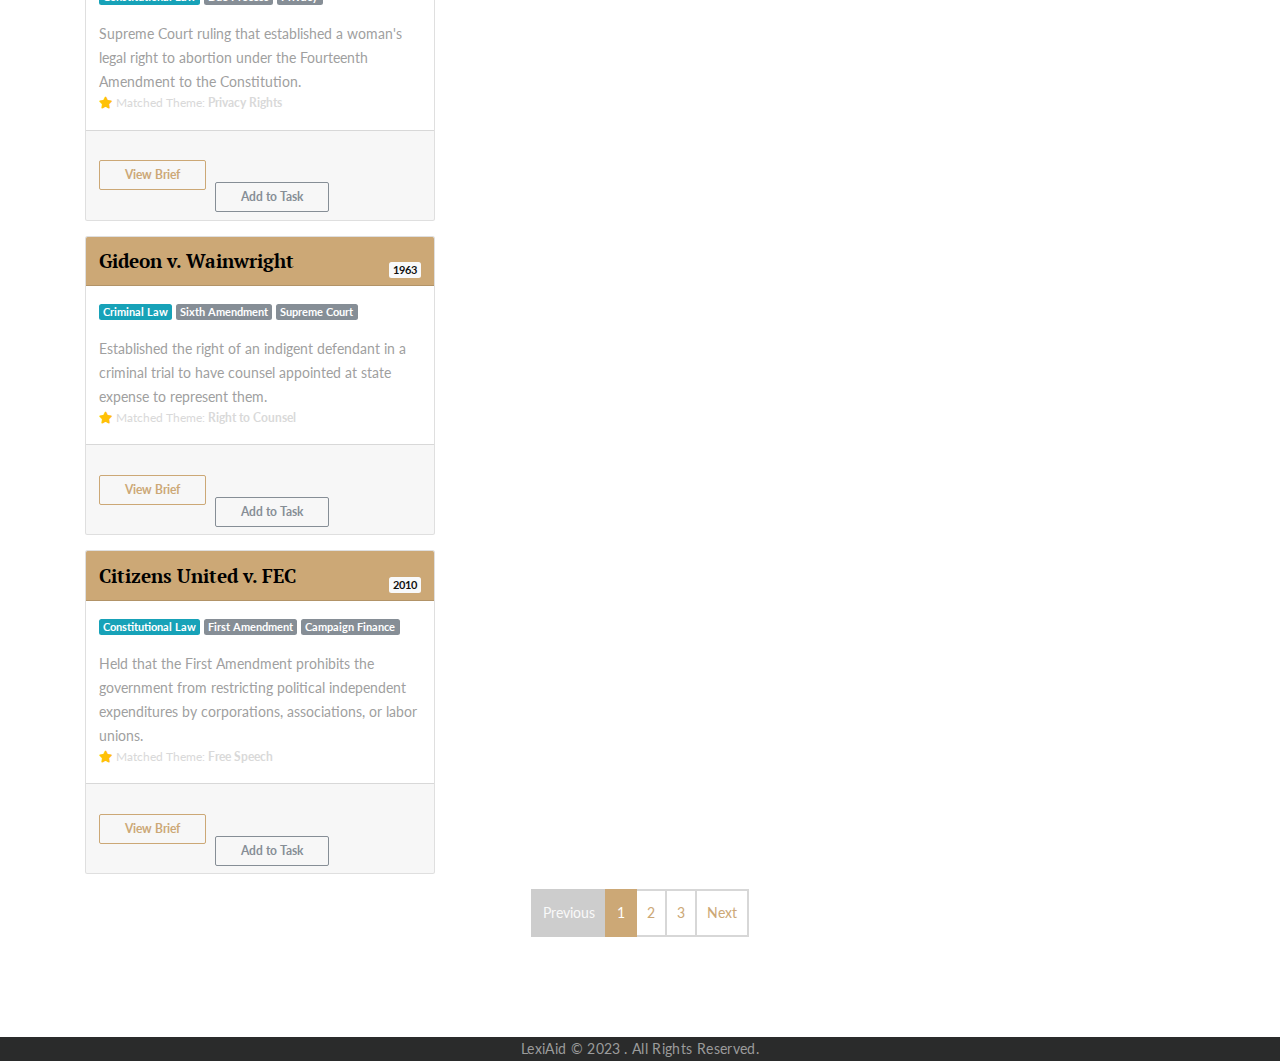
<file: site/search.html>
<!DOCTYPE html>
<html class="wide wow-animation" lang="en">
  <head>
    <title>LexiAid - Semantic Search</title>
    <meta name="format-detection" content="telephone=no">
    <meta name="viewport" content="width=device-width, height=device-height, initial-scale=1.0, maximum-scale=1.0, user-scalable=0">
    <meta http-equiv="X-UA-Compatible" content="IE=edge">
    <meta charset="utf-8">
    <link rel="icon" href="images/favicon.ico" type="image/x-icon">
    <link rel="stylesheet" type="text/css" href="//fonts.googleapis.com/css?family=PT+Serif:400,700,400italic,700italic%7CLato:300,300italic,400,400italic,700,900%7CMerriweather:700italic">
    <link rel="stylesheet" href="css/fonts.css">
    <link rel="stylesheet" href="css/bootstrap.css">
    <link rel="stylesheet" href="css/style.css">
    <link rel="stylesheet" href="https://cdnjs.cloudflare.com/ajax/libs/font-awesome/6.0.0/css/all.min.css">
		<!--[if lt IE 10]>
    <div style="background: #212121; padding: 10px 0; box-shadow: 3px 3px 5px 0 rgba(0,0,0,.3); clear: both; text-align:center; position: relative; z-index:1;"><a href="http://windows.microsoft.com/en-US/internet-explorer/"><img src="images/ie8-panel/warning_bar_0000_us.jpg" border="0" height="42" width="820" alt="You are using an outdated browser. For a faster, safer browsing experience, upgrade for free today."></a></div>
    <script src="js/html5shiv.min.js"></script>
		<![endif]-->
  </head>
  <body>
    <div class="preloader">
      <div class="preloader-body">
        <div class="cssload-container">
          <div class="cssload-speeding-wheel"> </div>
        </div>
        <p>Loading...</p>
      </div>
    </div>
    <div class="page">
      <header class="page-head">
        <div class="rd-navbar-wrap">
          <nav class="rd-navbar rd-navbar-default" data-layout="rd-navbar-fixed" data-sm-layout="rd-navbar-fixed" data-md-layout="rd-navbar-fixed" data-md-device-layout="rd-navbar-fixed" data-lg-layout="rd-navbar-fixed" data-lg-device-layout="rd-navbar-fixed" data-xl-layout="rd-navbar-static" data-xl-device-layout="rd-navbar-static" data-xxl-layout="rd-navbar-static" data-xxl-device-layout="rd-navbar-static" data-lg-stick-up-offset="53px" data-xl-stick-up-offset="53px" data-xxl-stick-up-offset="53px" data-lg-stick-up="true" data-xl-stick-up="true" data-xxl-stick-up="true">
            <div class="rd-navbar-inner">
              <div class="rd-navbar-aside-wrap">
                <div class="rd-navbar-aside">
                  <div class="rd-navbar-aside-toggle" data-rd-navbar-toggle=".rd-navbar-aside"><span></span></div>
                  <div class="rd-navbar-aside-content">
                    <ul class="rd-navbar-aside-group list-units">
                      <li>
                        <div class="unit unit-horizontal unit-spacing-xs align-items-center">
                          <div class="unit-left"><span class="novi-icon icon icon-xxs icon-primary fa-calendar"></span></div>
                          <div class="unit-body"><span class="link-dusty-gray" id="current-date">April 14, 2023</span></div>
                        </div>
                      </li>
                      <li>
                        <div class="unit unit-horizontal unit-spacing-xs align-items-center">
                          <div class="unit-left"><span class="novi-icon icon icon-xxs icon-primary fa-envelope-o"></span></div>
                          <div class="unit-body"><a class="link-dusty-gray" href="mailto:#">support@lexiaid.com</a></div>
                        </div>
                      </li>
                    </ul>
                  </div>
                </div>
              </div>
              <div class="rd-navbar-group">
                <div class="rd-navbar-panel">
                  <button class="rd-navbar-toggle" data-rd-navbar-toggle=".rd-navbar-nav-wrap"><span></span></button>
                  <a class="rd-navbar-brand brand" href="index.html">
                    <h3 class="text-primary">Lexi<span style="color: #4d4d4d;">Aid</span></h3>
                  </a>
                </div>
                <div class="rd-navbar-nav-wrap">
                  <div class="rd-navbar-nav-inner">
                    <ul class="rd-navbar-nav">
                      <li><a href="index.html"><i class="fa fa-home"></i> Dashboard</a>
                      </li>
                      <li class="active"><a href="search.html"><i class="fa fa-search"></i> Search</a>
                      </li>
                      <li><a href="tasks.html"><i class="fa fa-tasks"></i> Tasks</a>
                      </li>
                      <li><a href="insights.html"><i class="fa fa-chart-bar"></i> Insights</a>
                      </li>
                      <li><a href="upload-case.html"><i class="fa fa-upload"></i> Upload Case</a>
                      </li>
                    </ul>
                  </div>
                </div>
              </div>
            </div>
          </nav>
        </div>
      </header>

      <section class="section-50 section-md-75 section-lg-100">
        <div class="container">
          <h2>Semantic Search</h2>
          <p class="text-bigger mb-4">Find relevant legal cases, briefs, and study materials using natural language queries.</p>
          
          <!-- Main Search Box -->
          <div class="row justify-content-center mb-5">
            <div class="col-lg-10">
              <div class="card">
                <div class="card-body">
                  <div class="input-group input-group-lg">
                    <input type="text" class="form-control" placeholder="Search cases about First Amendment rights, Constitutional principles, Supreme Court decisions..." id="semantic-search-input">
                    <div class="input-group-append">
                      <button class="btn btn-primary px-4" type="button" id="search-button">
                        <i class="fa fa-search mr-2"></i> Search
                      </button>
                    </div>
                  </div>
                  
                  <!-- Advanced Search Options -->
                  <div class="mt-3">
                    <a class="text-primary" data-toggle="collapse" href="#advancedSearchOptions" role="button" aria-expanded="false">
                      <i class="fa fa-sliders-h"></i> Advanced Search Options
                    </a>
                    <div class="collapse mt-3" id="advancedSearchOptions">
                      <div class="card card-body bg-light">
                        <div class="row">
                          <div class="col-md-4">
                            <div class="form-group">
                              <label for="court-filter">Court</label>
                              <select class="form-control" id="court-filter">
                                <option value="">All Courts</option>
                                <option value="supreme">Supreme Court</option>
                                <option value="appellate">Appellate Courts</option>
                                <option value="district">District Courts</option>
                                <option value="state">State Courts</option>
                              </select>
                            </div>
                          </div>
                          <div class="col-md-4">
                            <div class="form-group">
                              <label for="date-filter">Time Period</label>
                              <select class="form-control" id="date-filter">
                                <option value="">All Time</option>
                                <option value="recent">Last 5 Years</option>
                                <option value="decade">Last 10 Years</option>
                                <option value="century">Last 100 Years</option>
                              </select>
                            </div>
                          </div>
                          <div class="col-md-4">
                            <div class="form-group">
                              <label for="topic-filter">Legal Topic</label>
                              <select class="form-control" id="topic-filter">
                                <option value="">All Topics</option>
                                <option value="constitutional">Constitutional Law</option>
                                <option value="criminal">Criminal Law</option>
                                <option value="contracts">Contract Law</option>
                                <option value="torts">Torts</option>
                                <option value="property">Property Law</option>
                              </select>
                            </div>
                          </div>
                        </div>
                      </div>
                    </div>
                  </div>
                </div>
              </div>
            </div>
          </div>          <!-- Search Results Section -->
          <div id="search-results-container">
            <div class="col-12 mb-4">
              <div class="d-flex justify-content-between align-items-center">
                <h4>Search Results</h4>
                <div>
                  <select class="form-control form-control-sm" id="results-sort">
                    <option value="relevance">Sort by Relevance</option>
                    <option value="date-desc">Sort by Date (Newest)</option>
                    <option value="date-asc">Sort by Date (Oldest)</option>
                    <option value="citations">Sort by Citations</option>
                  </select>
                </div>
              </div>
              <hr>
            </div>
            
            <!-- Results will be dynamically inserted here -->
            <div class="row">
              <div class="card h-100 case-card">
                <div class="card-header bg-primary text-white d-flex justify-content-between align-items-center">
                  <h5 class="mb-0">Marbury v. Madison</h5>
                  <span class="badge badge-light">1803</span>
                </div>
                <div class="card-body">
                  <div class="mb-3">
                    <span class="badge badge-info">Constitutional Law</span>
                    <span class="badge badge-secondary">Judicial Review</span>
                    <span class="badge badge-secondary">Supreme Court</span>
                  </div>
                  <p class="card-text">Established the principle of judicial review in the United States, which allows federal courts to void laws that violate the Constitution.</p>
                  <div class="text-muted small mb-2"><i class="fa fa-star text-warning"></i> Matched Theme: <strong>Separation of Powers</strong></div>
                </div>
                <div class="card-footer">
                  <a href="#" class="btn btn-sm btn-outline-primary mr-2">View Brief</a>
                  <a href="#" class="btn btn-sm btn-outline-secondary">Add to Task</a>
                </div>
              </div>
            </div>

            <div class="col-md-6 col-xl-4 mb-4">
              <div class="card h-100 case-card">
                <div class="card-header bg-primary text-white d-flex justify-content-between align-items-center">
                  <h5 class="mb-0">Miranda v. Arizona</h5>
                  <span class="badge badge-light">1966</span>
                </div>
                <div class="card-body">
                  <div class="mb-3">
                    <span class="badge badge-info">Criminal Law</span>
                    <span class="badge badge-secondary">Due Process</span>
                    <span class="badge badge-secondary">Supreme Court</span>
                  </div>
                  <p class="card-text">Established that suspects must be informed of their rights to remain silent and to obtain an attorney during interrogations.</p>
                  <div class="text-muted small mb-2"><i class="fa fa-star text-warning"></i> Matched Theme: <strong>Rights of the Accused</strong></div>
                </div>
                <div class="card-footer">
                  <a href="#" class="btn btn-sm btn-outline-primary mr-2">View Brief</a>
                  <a href="#" class="btn btn-sm btn-outline-secondary">Add to Task</a>
                </div>
              </div>
            </div>

            <div class="col-md-6 col-xl-4 mb-4">
              <div class="card h-100 case-card">
                <div class="card-header bg-primary text-white d-flex justify-content-between align-items-center">
                  <h5 class="mb-0">Brown v. Board of Education</h5>
                  <span class="badge badge-light">1954</span>
                </div>
                <div class="card-body">
                  <div class="mb-3">
                    <span class="badge badge-info">Constitutional Law</span>
                    <span class="badge badge-secondary">Equal Protection</span>
                    <span class="badge badge-secondary">Supreme Court</span>
                  </div>
                  <p class="card-text">Overturned Plessy v. Ferguson and declared that state laws establishing separate public schools for black and white students were unconstitutional.</p>
                  <div class="text-muted small mb-2"><i class="fa fa-star text-warning"></i> Matched Theme: <strong>Equal Rights</strong></div>
                </div>
                <div class="card-footer">
                  <a href="#" class="btn btn-sm btn-outline-primary mr-2">View Brief</a>
                  <a href="#" class="btn btn-sm btn-outline-secondary">Add to Task</a>
                </div>
              </div>
            </div>

            <div class="col-md-6 col-xl-4 mb-4">
              <div class="card h-100 case-card">
                <div class="card-header bg-primary text-white d-flex justify-content-between align-items-center">
                  <h5 class="mb-0">Roe v. Wade</h5>
                  <span class="badge badge-light">1973</span>
                </div>
                <div class="card-body">
                  <div class="mb-3">
                    <span class="badge badge-info">Constitutional Law</span>
                    <span class="badge badge-secondary">Due Process</span>
                    <span class="badge badge-secondary">Privacy</span>
                  </div>
                  <p class="card-text">Supreme Court ruling that established a woman's legal right to abortion under the Fourteenth Amendment to the Constitution.</p>
                  <div class="text-muted small mb-2"><i class="fa fa-star text-warning"></i> Matched Theme: <strong>Privacy Rights</strong></div>
                </div>
                <div class="card-footer">
                  <a href="#" class="btn btn-sm btn-outline-primary mr-2">View Brief</a>
                  <a href="#" class="btn btn-sm btn-outline-secondary">Add to Task</a>
                </div>
              </div>
            </div>

            <div class="col-md-6 col-xl-4 mb-4">
              <div class="card h-100 case-card">
                <div class="card-header bg-primary text-white d-flex justify-content-between align-items-center">
                  <h5 class="mb-0">Gideon v. Wainwright</h5>
                  <span class="badge badge-light">1963</span>
                </div>
                <div class="card-body">
                  <div class="mb-3">
                    <span class="badge badge-info">Criminal Law</span>
                    <span class="badge badge-secondary">Sixth Amendment</span>
                    <span class="badge badge-secondary">Supreme Court</span>
                  </div>
                  <p class="card-text">Established the right of an indigent defendant in a criminal trial to have counsel appointed at state expense to represent them.</p>
                  <div class="text-muted small mb-2"><i class="fa fa-star text-warning"></i> Matched Theme: <strong>Right to Counsel</strong></div>
                </div>
                <div class="card-footer">
                  <a href="#" class="btn btn-sm btn-outline-primary mr-2">View Brief</a>
                  <a href="#" class="btn btn-sm btn-outline-secondary">Add to Task</a>
                </div>
              </div>
            </div>

            <div class="col-md-6 col-xl-4 mb-4">
              <div class="card h-100 case-card">
                <div class="card-header bg-primary text-white d-flex justify-content-between align-items-center">
                  <h5 class="mb-0">Citizens United v. FEC</h5>
                  <span class="badge badge-light">2010</span>
                </div>
                <div class="card-body">
                  <div class="mb-3">
                    <span class="badge badge-info">Constitutional Law</span>
                    <span class="badge badge-secondary">First Amendment</span>
                    <span class="badge badge-secondary">Campaign Finance</span>
                  </div>
                  <p class="card-text">Held that the First Amendment prohibits the government from restricting political independent expenditures by corporations, associations, or labor unions.</p>
                  <div class="text-muted small mb-2"><i class="fa fa-star text-warning"></i> Matched Theme: <strong>Free Speech</strong></div>
                </div>
                <div class="card-footer">
                  <a href="#" class="btn btn-sm btn-outline-primary mr-2">View Brief</a>
                  <a href="#" class="btn btn-sm btn-outline-secondary">Add to Task</a>
                </div>
              </div>
            </div>
          </div>

          <!-- Pagination -->
          <div class="row mt-4">
            <div class="col-12">
              <nav aria-label="Search results pagination">
                <ul class="pagination justify-content-center">
                  <li class="page-item disabled">
                    <a class="page-link" href="#" tabindex="-1">Previous</a>
                  </li>
                  <li class="page-item active"><a class="page-link" href="#">1</a></li>
                  <li class="page-item"><a class="page-link" href="#">2</a></li>
                  <li class="page-item"><a class="page-link" href="#">3</a></li>
                  <li class="page-item">
                    <a class="page-link" href="#">Next</a>
                  </li>
                </ul>
              </nav>
            </div>
          </div>
        </div>
      </section>

      <footer class="page-footer page-footer-default bg-gray-dark">
        <div class="container">
          <div class="row justify-content-center">
            <div class="col text-center">
              <p class="rights">LexiAid &copy; <span id="copyright-year">2023</span>. All Rights Reserved.</p>
            </div>
          </div>
        </div>
      </footer>
    </div>
    <div class="snackbars" id="form-output-global"></div>    <script src="js/core.min.js"></script>
    <script src="js/script.js"></script>
    <script src="js/search.js"></script>
    <script>
      // Set current date
      document.getElementById('current-date').textContent = new Date().toLocaleDateString('en-US', { 
        weekday: 'long', 
        year: 'numeric', 
        month: 'long', 
        day: 'numeric' 
      });
    </script>
  </body>
</html>
</file>
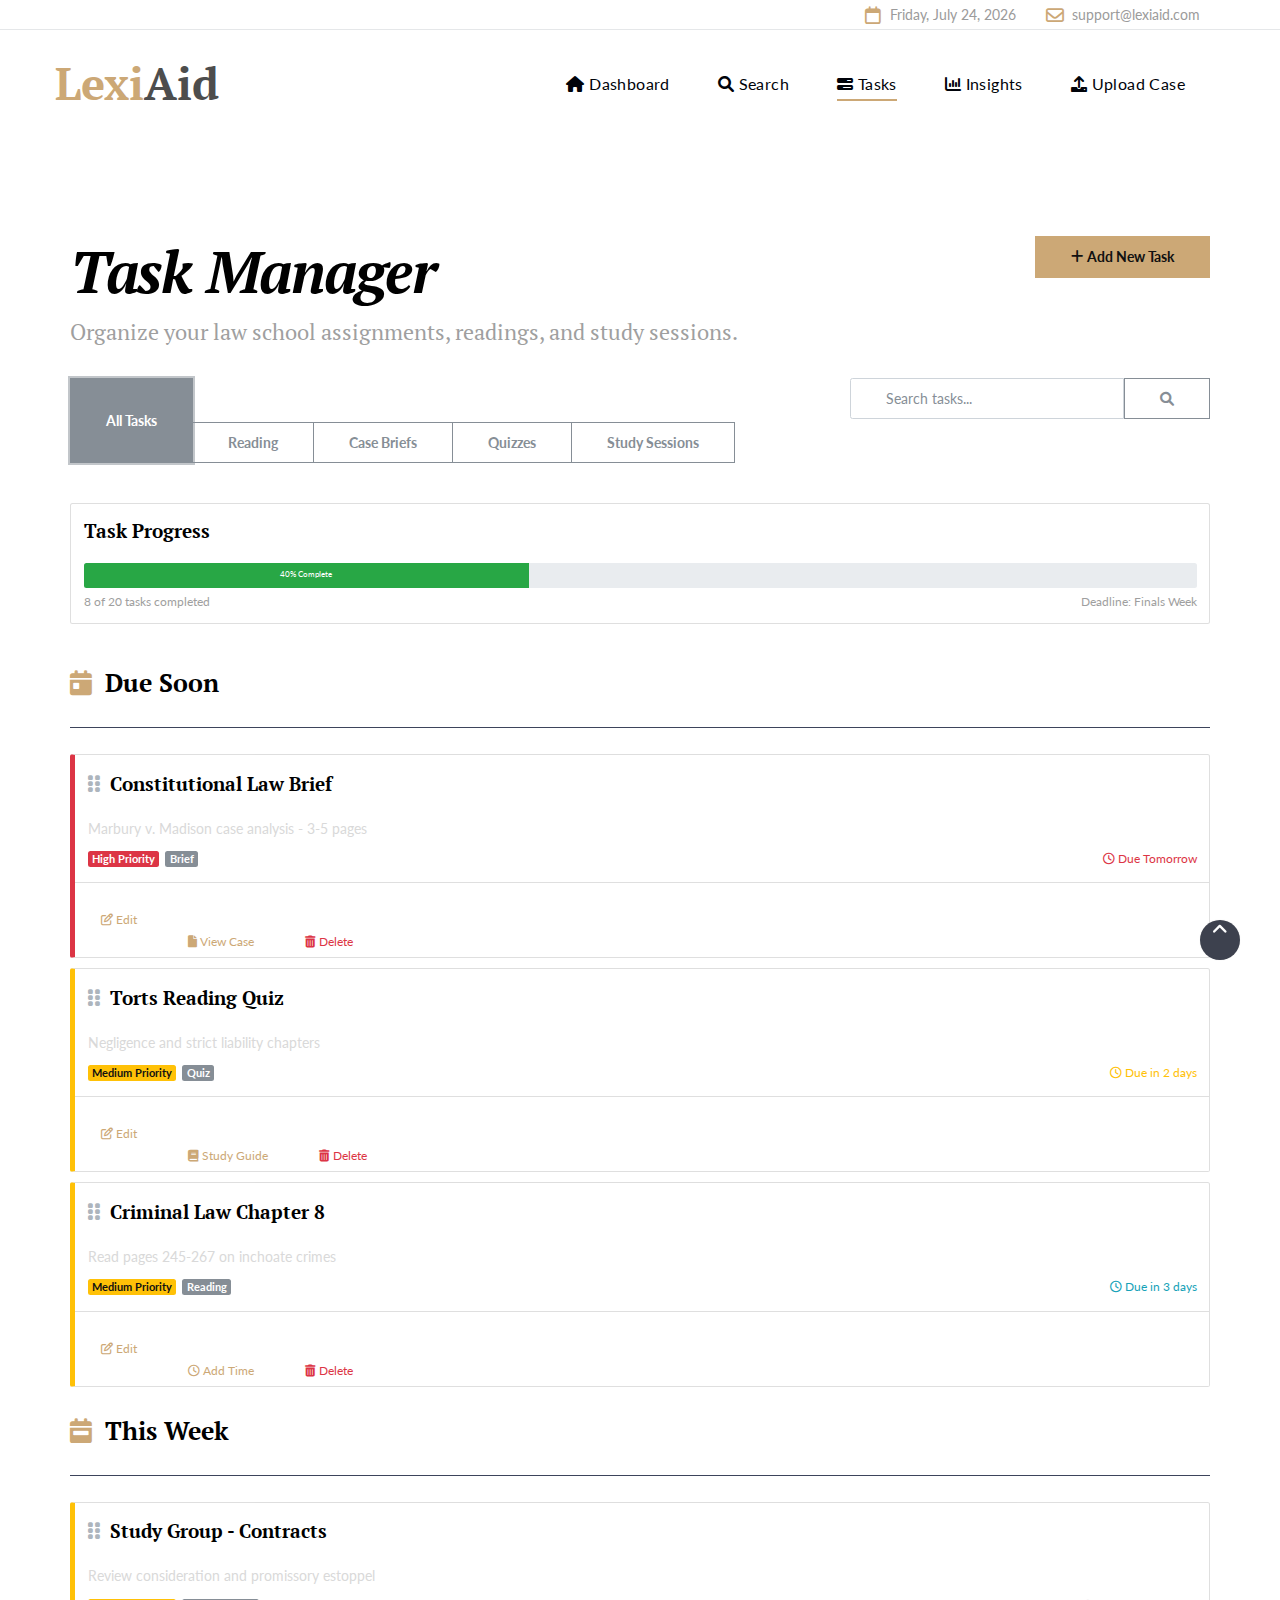
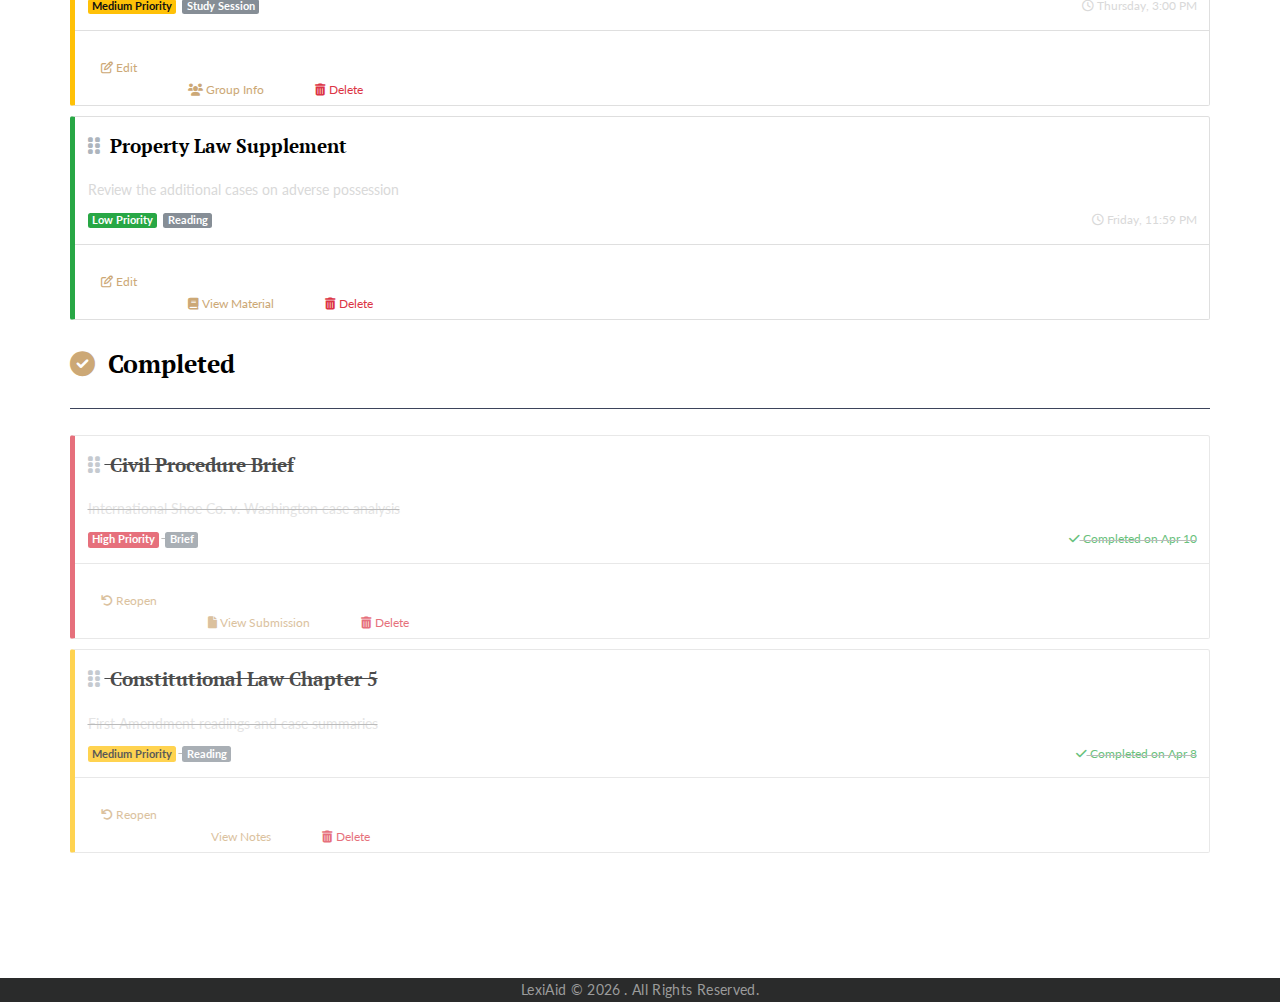
<file: site/tasks.html>
<!DOCTYPE html>
<html class="wide wow-animation" lang="en">
  <head>
    <title>LexiAid - Task Manager</title>
    <meta name="format-detection" content="telephone=no">
    <meta name="viewport" content="width=device-width, height=device-height, initial-scale=1.0, maximum-scale=1.0, user-scalable=0">
    <meta http-equiv="X-UA-Compatible" content="IE=edge">
    <meta charset="utf-8">
    <link rel="icon" href="images/favicon.ico" type="image/x-icon">
    <link rel="stylesheet" type="text/css" href="//fonts.googleapis.com/css?family=PT+Serif:400,700,400italic,700italic%7CLato:300,300italic,400,400italic,700,900%7CMerriweather:700italic">
    <link rel="stylesheet" href="css/fonts.css">
    <link rel="stylesheet" href="css/bootstrap.css">
    <link rel="stylesheet" href="css/style.css">
    <link rel="stylesheet" href="https://cdnjs.cloudflare.com/ajax/libs/font-awesome/6.0.0/css/all.min.css">
		<!--[if lt IE 10]>
    <div style="background: #212121; padding: 10px 0; box-shadow: 3px 3px 5px 0 rgba(0,0,0,.3); clear: both; text-align:center; position: relative; z-index:1;"><a href="http://windows.microsoft.com/en-US/internet-explorer/"><img src="images/ie8-panel/warning_bar_0000_us.jpg" border="0" height="42" width="820" alt="You are using an outdated browser. For a faster, safer browsing experience, upgrade for free today."></a></div>
    <script src="js/html5shiv.min.js"></script>
		<![endif]-->
    <style>
      .task-card {
        transition: all 0.3s ease;
      }
      .task-card:hover {
        transform: translateY(-5px);
        box-shadow: 0 10px 20px rgba(0,0,0,0.1);
      }
      .task-priority-high {
        border-left: 5px solid #dc3545;
      }
      .task-priority-medium {
        border-left: 5px solid #ffc107;
      }
      .task-priority-low {
        border-left: 5px solid #28a745;
      }
      .task-complete {
        opacity: 0.7;
      }
      .task-complete .card-body, .task-complete .card-title {
        text-decoration: line-through;
      }
      .task-filters .btn-outline-secondary.active {
        background-color: #6c757d;
        color: white;
      }
      .drag-handle {
        cursor: move;
        color: #adb5bd;
      }
    </style>
  </head>
  <body>
    <div class="preloader">
      <div class="preloader-body">
        <div class="cssload-container">
          <div class="cssload-speeding-wheel"> </div>
        </div>
        <p>Loading...</p>
      </div>
    </div>
    <div class="page">
      <header class="page-head">
        <div class="rd-navbar-wrap">
          <nav class="rd-navbar rd-navbar-default" data-layout="rd-navbar-fixed" data-sm-layout="rd-navbar-fixed" data-md-layout="rd-navbar-fixed" data-md-device-layout="rd-navbar-fixed" data-lg-layout="rd-navbar-fixed" data-lg-device-layout="rd-navbar-fixed" data-xl-layout="rd-navbar-static" data-xl-device-layout="rd-navbar-static" data-xxl-layout="rd-navbar-static" data-xxl-device-layout="rd-navbar-static" data-lg-stick-up-offset="53px" data-xl-stick-up-offset="53px" data-xxl-stick-up-offset="53px" data-lg-stick-up="true" data-xl-stick-up="true" data-xxl-stick-up="true">
            <div class="rd-navbar-inner">
              <div class="rd-navbar-aside-wrap">
                <div class="rd-navbar-aside">
                  <div class="rd-navbar-aside-toggle" data-rd-navbar-toggle=".rd-navbar-aside"><span></span></div>
                  <div class="rd-navbar-aside-content">
                    <ul class="rd-navbar-aside-group list-units">
                      <li>
                        <div class="unit unit-horizontal unit-spacing-xs align-items-center">
                          <div class="unit-left"><span class="novi-icon icon icon-xxs icon-primary fa-calendar"></span></div>
                          <div class="unit-body"><span class="link-dusty-gray" id="current-date">April 14, 2023</span></div>
                        </div>
                      </li>
                      <li>
                        <div class="unit unit-horizontal unit-spacing-xs align-items-center">
                          <div class="unit-left"><span class="novi-icon icon icon-xxs icon-primary fa-envelope-o"></span></div>
                          <div class="unit-body"><a class="link-dusty-gray" href="mailto:#">support@lexiaid.com</a></div>
                        </div>
                      </li>
                    </ul>
                  </div>
                </div>
              </div>
              <div class="rd-navbar-group">
                <div class="rd-navbar-panel">
                  <button class="rd-navbar-toggle" data-rd-navbar-toggle=".rd-navbar-nav-wrap"><span></span></button>
                  <a class="rd-navbar-brand brand" href="index.html">
                    <h3 class="text-primary">Lexi<span style="color: #4d4d4d;">Aid</span></h3>
                  </a>
                </div>
                <div class="rd-navbar-nav-wrap">
                  <div class="rd-navbar-nav-inner">
                    <ul class="rd-navbar-nav">
                      <li><a href="index.html"><i class="fa fa-home"></i> Dashboard</a>
                      </li>
                      <li><a href="search.html"><i class="fa fa-search"></i> Search</a>
                      </li>
                      <li class="active"><a href="tasks.html"><i class="fa fa-tasks"></i> Tasks</a>
                      </li>
                      <li><a href="insights.html"><i class="fa fa-chart-bar"></i> Insights</a>
                      </li>
                      <li><a href="upload-case.html"><i class="fa fa-upload"></i> Upload Case</a>
                      </li>
                    </ul>
                  </div>
                </div>
              </div>
            </div>
          </nav>
        </div>
      </header>

      <section class="section-50 section-md-75 section-lg-100">
        <div class="container">
          <div class="row">
            <div class="col-md-8">
              <h2>Task Manager</h2>
              <p class="text-bigger mb-4">Organize your law school assignments, readings, and study sessions.</p>
            </div>
            <div class="col-md-4 text-md-right">
              <button class="btn btn-primary" data-toggle="modal" data-target="#addTaskModal">
                <i class="fa fa-plus"></i> Add New Task
              </button>
            </div>
          </div>
          
          <!-- Task Filters & Search -->
          <div class="row mt-4 mb-4">
            <div class="col-lg-8">
              <div class="btn-group task-filters">
                <button type="button" class="btn btn-outline-secondary active" data-filter="all">All Tasks</button>
                <button type="button" class="btn btn-outline-secondary" data-filter="reading">Reading</button>
                <button type="button" class="btn btn-outline-secondary" data-filter="brief">Case Briefs</button>
                <button type="button" class="btn btn-outline-secondary" data-filter="quiz">Quizzes</button>
                <button type="button" class="btn btn-outline-secondary" data-filter="study">Study Sessions</button>
              </div>
            </div>
            <div class="col-lg-4">
              <div class="input-group">
                <input type="text" class="form-control" placeholder="Search tasks..." id="taskSearchInput">
                <div class="input-group-append">
                  <button class="btn btn-outline-secondary" type="button">
                    <i class="fa fa-search"></i>
                  </button>
                </div>
              </div>
            </div>
          </div>

          <!-- Task Progress Bar -->
          <div class="row mb-4">
            <div class="col-12">
              <div class="card">
                <div class="card-body">
                  <h5>Task Progress</h5>
                  <div class="progress" style="height: 25px;">
                    <div class="progress-bar bg-success" role="progressbar" style="width: 40%;" aria-valuenow="40" aria-valuemin="0" aria-valuemax="100">40% Complete</div>
                  </div>
                  <div class="d-flex justify-content-between mt-2">
                    <small>8 of 20 tasks completed</small>
                    <small>Deadline: Finals Week</small>
                  </div>
                </div>
              </div>
            </div>
          </div>
          
          <!-- Task Lists -->
          <div class="row">
            <!-- Upcoming Tasks -->
            <div class="col-12 mb-4">
              <h4><i class="fa fa-calendar-day text-primary"></i> Due Soon</h4>
              <hr>
              
              <!-- Task 1 -->
              <div class="card mb-3 task-card task-priority-high" data-category="brief">
                <div class="card-body">
                  <div class="d-flex justify-content-between align-items-center">
                    <h5 class="card-title mb-1">
                      <span class="drag-handle mr-2"><i class="fas fa-grip-vertical"></i></span>
                      Constitutional Law Brief
                    </h5>
                    <div class="custom-control custom-checkbox">
                      <input type="checkbox" class="custom-control-input" id="taskCheck1">
                      <label class="custom-control-label" for="taskCheck1"></label>
                    </div>
                  </div>
                  <p class="card-text text-muted mb-2">Marbury v. Madison case analysis - 3-5 pages</p>
                  <div class="d-flex justify-content-between align-items-center">
                    <div>
                      <span class="badge badge-danger mr-1">High Priority</span>
                      <span class="badge badge-secondary">Brief</span>
                    </div>
                    <div>
                      <small class="text-danger"><i class="fa fa-clock"></i> Due Tomorrow</small>
                    </div>
                  </div>
                </div>
                <div class="card-footer bg-white p-0">
                  <div class="btn-group btn-group-sm w-100" role="group">
                    <button type="button" class="btn btn-link text-primary"><i class="fa fa-edit"></i> Edit</button>
                    <button type="button" class="btn btn-link text-primary"><i class="fa fa-file"></i> View Case</button>
                    <button type="button" class="btn btn-link text-danger"><i class="fa fa-trash"></i> Delete</button>
                  </div>
                </div>
              </div>
              
              <!-- Task 2 -->
              <div class="card mb-3 task-card task-priority-medium" data-category="quiz">
                <div class="card-body">
                  <div class="d-flex justify-content-between align-items-center">
                    <h5 class="card-title mb-1">
                      <span class="drag-handle mr-2"><i class="fas fa-grip-vertical"></i></span>
                      Torts Reading Quiz
                    </h5>
                    <div class="custom-control custom-checkbox">
                      <input type="checkbox" class="custom-control-input" id="taskCheck2">
                      <label class="custom-control-label" for="taskCheck2"></label>
                    </div>
                  </div>
                  <p class="card-text text-muted mb-2">Negligence and strict liability chapters</p>
                  <div class="d-flex justify-content-between align-items-center">
                    <div>
                      <span class="badge badge-warning mr-1">Medium Priority</span>
                      <span class="badge badge-secondary">Quiz</span>
                    </div>
                    <div>
                      <small class="text-warning"><i class="fa fa-clock"></i> Due in 2 days</small>
                    </div>
                  </div>
                </div>
                <div class="card-footer bg-white p-0">
                  <div class="btn-group btn-group-sm w-100" role="group">
                    <button type="button" class="btn btn-link text-primary"><i class="fa fa-edit"></i> Edit</button>
                    <button type="button" class="btn btn-link text-primary"><i class="fa fa-book"></i> Study Guide</button>
                    <button type="button" class="btn btn-link text-danger"><i class="fa fa-trash"></i> Delete</button>
                  </div>
                </div>
              </div>
              
              <!-- Task 3 -->
              <div class="card mb-3 task-card task-priority-medium" data-category="reading">
                <div class="card-body">
                  <div class="d-flex justify-content-between align-items-center">
                    <h5 class="card-title mb-1">
                      <span class="drag-handle mr-2"><i class="fas fa-grip-vertical"></i></span>
                      Criminal Law Chapter 8
                    </h5>
                    <div class="custom-control custom-checkbox">
                      <input type="checkbox" class="custom-control-input" id="taskCheck3">
                      <label class="custom-control-label" for="taskCheck3"></label>
                    </div>
                  </div>
                  <p class="card-text text-muted mb-2">Read pages 245-267 on inchoate crimes</p>
                  <div class="d-flex justify-content-between align-items-center">
                    <div>
                      <span class="badge badge-warning mr-1">Medium Priority</span>
                      <span class="badge badge-secondary">Reading</span>
                    </div>
                    <div>
                      <small class="text-info"><i class="fa fa-clock"></i> Due in 3 days</small>
                    </div>
                  </div>
                </div>
                <div class="card-footer bg-white p-0">
                  <div class="btn-group btn-group-sm w-100" role="group">
                    <button type="button" class="btn btn-link text-primary"><i class="fa fa-edit"></i> Edit</button>
                    <button type="button" class="btn btn-link text-primary"><i class="fa fa-clock"></i> Add Time</button>
                    <button type="button" class="btn btn-link text-danger"><i class="fa fa-trash"></i> Delete</button>
                  </div>
                </div>
              </div>
            </div>
            
            <!-- Later Tasks -->
            <div class="col-12 mb-4">
              <h4><i class="fa fa-calendar-week text-primary"></i> This Week</h4>
              <hr>
              
              <!-- Task 4 -->
              <div class="card mb-3 task-card task-priority-medium" data-category="study">
                <div class="card-body">
                  <div class="d-flex justify-content-between align-items-center">
                    <h5 class="card-title mb-1">
                      <span class="drag-handle mr-2"><i class="fas fa-grip-vertical"></i></span>
                      Study Group - Contracts
                    </h5>
                    <div class="custom-control custom-checkbox">
                      <input type="checkbox" class="custom-control-input" id="taskCheck4">
                      <label class="custom-control-label" for="taskCheck4"></label>
                    </div>
                  </div>
                  <p class="card-text text-muted mb-2">Review consideration and promissory estoppel</p>
                  <div class="d-flex justify-content-between align-items-center">
                    <div>
                      <span class="badge badge-warning mr-1">Medium Priority</span>
                      <span class="badge badge-secondary">Study Session</span>
                    </div>
                    <div>
                      <small class="text-muted"><i class="fa fa-clock"></i> Thursday, 3:00 PM</small>
                    </div>
                  </div>
                </div>
                <div class="card-footer bg-white p-0">
                  <div class="btn-group btn-group-sm w-100" role="group">
                    <button type="button" class="btn btn-link text-primary"><i class="fa fa-edit"></i> Edit</button>
                    <button type="button" class="btn btn-link text-primary"><i class="fa fa-users"></i> Group Info</button>
                    <button type="button" class="btn btn-link text-danger"><i class="fa fa-trash"></i> Delete</button>
                  </div>
                </div>
              </div>
              
              <!-- Task 5 -->
              <div class="card mb-3 task-card task-priority-low" data-category="reading">
                <div class="card-body">
                  <div class="d-flex justify-content-between align-items-center">
                    <h5 class="card-title mb-1">
                      <span class="drag-handle mr-2"><i class="fas fa-grip-vertical"></i></span>
                      Property Law Supplement
                    </h5>
                    <div class="custom-control custom-checkbox">
                      <input type="checkbox" class="custom-control-input" id="taskCheck5">
                      <label class="custom-control-label" for="taskCheck5"></label>
                    </div>
                  </div>
                  <p class="card-text text-muted mb-2">Review the additional cases on adverse possession</p>
                  <div class="d-flex justify-content-between align-items-center">
                    <div>
                      <span class="badge badge-success mr-1">Low Priority</span>
                      <span class="badge badge-secondary">Reading</span>
                    </div>
                    <div>
                      <small class="text-muted"><i class="fa fa-clock"></i> Friday, 11:59 PM</small>
                    </div>
                  </div>
                </div>
                <div class="card-footer bg-white p-0">
                  <div class="btn-group btn-group-sm w-100" role="group">
                    <button type="button" class="btn btn-link text-primary"><i class="fa fa-edit"></i> Edit</button>
                    <button type="button" class="btn btn-link text-primary"><i class="fa fa-book"></i> View Material</button>
                    <button type="button" class="btn btn-link text-danger"><i class="fa fa-trash"></i> Delete</button>
                  </div>
                </div>
              </div>
            </div>
            
            <!-- Completed Tasks -->
            <div class="col-12 mb-4">
              <h4><i class="fa fa-check-circle text-primary"></i> Completed</h4>
              <hr>
              
              <!-- Task 6 -->
              <div class="card mb-3 task-card task-complete task-priority-high" data-category="brief">
                <div class="card-body">
                  <div class="d-flex justify-content-between align-items-center">
                    <h5 class="card-title mb-1">
                      <span class="drag-handle mr-2"><i class="fas fa-grip-vertical"></i></span>
                      Civil Procedure Brief
                    </h5>
                    <div class="custom-control custom-checkbox">
                      <input type="checkbox" class="custom-control-input" id="taskCheck6" checked>
                      <label class="custom-control-label" for="taskCheck6"></label>
                    </div>
                  </div>
                  <p class="card-text text-muted mb-2">International Shoe Co. v. Washington case analysis</p>
                  <div class="d-flex justify-content-between align-items-center">
                    <div>
                      <span class="badge badge-danger mr-1">High Priority</span>
                      <span class="badge badge-secondary">Brief</span>
                    </div>
                    <div>
                      <small class="text-success"><i class="fa fa-check"></i> Completed on Apr 10</small>
                    </div>
                  </div>
                </div>
                <div class="card-footer bg-white p-0">
                  <div class="btn-group btn-group-sm w-100" role="group">
                    <button type="button" class="btn btn-link text-primary"><i class="fa fa-undo"></i> Reopen</button>
                    <button type="button" class="btn btn-link text-primary"><i class="fa fa-file"></i> View Submission</button>
                    <button type="button" class="btn btn-link text-danger"><i class="fa fa-trash"></i> Delete</button>
                  </div>
                </div>
              </div>
              
              <!-- Task 7 -->
              <div class="card mb-3 task-card task-complete task-priority-medium" data-category="reading">
                <div class="card-body">
                  <div class="d-flex justify-content-between align-items-center">
                    <h5 class="card-title mb-1">
                      <span class="drag-handle mr-2"><i class="fas fa-grip-vertical"></i></span>
                      Constitutional Law Chapter 5
                    </h5>
                    <div class="custom-control custom-checkbox">
                      <input type="checkbox" class="custom-control-input" id="taskCheck7" checked>
                      <label class="custom-control-label" for="taskCheck7"></label>
                    </div>
                  </div>
                  <p class="card-text text-muted mb-2">First Amendment readings and case summaries</p>
                  <div class="d-flex justify-content-between align-items-center">
                    <div>
                      <span class="badge badge-warning mr-1">Medium Priority</span>
                      <span class="badge badge-secondary">Reading</span>
                    </div>
                    <div>
                      <small class="text-success"><i class="fa fa-check"></i> Completed on Apr 8</small>
                    </div>
                  </div>
                </div>
                <div class="card-footer bg-white p-0">
                  <div class="btn-group btn-group-sm w-100" role="group">
                    <button type="button" class="btn btn-link text-primary"><i class="fa fa-undo"></i> Reopen</button>
                    <button type="button" class="btn btn-link text-primary"><i class="fa fa-notes"></i> View Notes</button>
                    <button type="button" class="btn btn-link text-danger"><i class="fa fa-trash"></i> Delete</button>
                  </div>
                </div>
              </div>
            </div>
          </div>
        </div>
      </section>

      <!-- Add Task Modal -->
      <div class="modal fade" id="addTaskModal" tabindex="-1" role="dialog" aria-labelledby="addTaskModalLabel" aria-hidden="true">
        <div class="modal-dialog" role="document">
          <div class="modal-content">
            <div class="modal-header">
              <h5 class="modal-title" id="addTaskModalLabel">Add New Task</h5>
              <button type="button" class="close" data-dismiss="modal" aria-label="Close">
                <span aria-hidden="true">&times;</span>
              </button>
            </div>
            <div class="modal-body">
              <form id="addTaskForm">
                <div class="form-group">
                  <label for="taskTitle">Task Title</label>
                  <input type="text" class="form-control" id="taskTitle" placeholder="Enter task title" required>
                </div>
                <div class="form-group">
                  <label for="taskDescription">Description</label>
                  <textarea class="form-control" id="taskDescription" rows="3" placeholder="Enter task details"></textarea>
                </div>
                <div class="form-row">
                  <div class="form-group col-md-6">
                    <label for="taskCategory">Category</label>
                    <select class="form-control" id="taskCategory" required>
                      <option value="">Select category</option>
                      <option value="reading">Reading</option>
                      <option value="brief">Case Brief</option>
                      <option value="quiz">Quiz</option>
                      <option value="study">Study Session</option>
                      <option value="other">Other</option>
                    </select>
                  </div>
                  <div class="form-group col-md-6">
                    <label for="taskPriority">Priority</label>
                    <select class="form-control" id="taskPriority" required>
                      <option value="">Select priority</option>
                      <option value="high">High</option>
                      <option value="medium">Medium</option>
                      <option value="low">Low</option>
                    </select>
                  </div>
                </div>
                <div class="form-row">
                  <div class="form-group col-md-6">
                    <label for="taskDueDate">Due Date</label>
                    <input type="date" class="form-control" id="taskDueDate" required>
                  </div>
                  <div class="form-group col-md-6">
                    <label for="taskDueTime">Due Time</label>
                    <input type="time" class="form-control" id="taskDueTime">
                  </div>
                </div>
                <div class="form-group">
                  <label for="taskRelatedCase">Related Case (Optional)</label>
                  <select class="form-control" id="taskRelatedCase">
                    <option value="">None</option>
                    <option value="marbury">Marbury v. Madison</option>
                    <option value="miranda">Miranda v. Arizona</option>
                    <option value="brown">Brown v. Board of Education</option>
                    <option value="roe">Roe v. Wade</option>
                    <option value="gideon">Gideon v. Wainwright</option>
                  </select>
                </div>
                <div class="form-group">
                  <div class="form-check">
                    <input class="form-check-input" type="checkbox" value="" id="taskReminder">
                    <label class="form-check-label" for="taskReminder">
                      Set reminder
                    </label>
                  </div>
                </div>
              </form>
            </div>
            <div class="modal-footer">
              <button type="button" class="btn btn-secondary" data-dismiss="modal">Cancel</button>
              <button type="button" class="btn btn-primary" id="saveTaskBtn">Save Task</button>
            </div>
          </div>
        </div>
      </div>

      <footer class="page-footer page-footer-default bg-gray-dark">
        <div class="container">
          <div class="row justify-content-center">
            <div class="col text-center">
              <p class="rights">LexiAid &copy; <span id="copyright-year">2023</span>. All Rights Reserved.</p>
            </div>
          </div>
        </div>
      </footer>
    </div>
    <div class="snackbars" id="form-output-global"></div>
    <script src="js/core.min.js"></script>
    <script src="js/script.js"></script>
    <script>
      // Set current date
      document.getElementById('current-date').textContent = new Date().toLocaleDateString('en-US', { 
        weekday: 'long', 
        year: 'numeric', 
        month: 'long', 
        day: 'numeric' 
      });
      
      // Set copyright year
      document.getElementById('copyright-year').textContent = new Date().getFullYear();
      
      // Task category filtering
      document.querySelectorAll('.task-filters .btn').forEach(button => {
        button.addEventListener('click', function() {
          // Remove active class from all buttons
          document.querySelectorAll('.task-filters .btn').forEach(btn => {
            btn.classList.remove('active');
          });
          
          // Add active class to clicked button
          this.classList.add('active');
          
          const filter = this.getAttribute('data-filter');
          
          // Filter tasks
          document.querySelectorAll('.task-card').forEach(task => {
            if (filter === 'all' || task.getAttribute('data-category') === filter) {
              task.style.display = 'block';
            } else {
              task.style.display = 'none';
            }
          });
        });
      });
      
      // Task search functionality
      document.getElementById('taskSearchInput').addEventListener('keyup', function() {
        const searchText = this.value.toLowerCase();
        
        document.querySelectorAll('.task-card').forEach(task => {
          const taskTitle = task.querySelector('.card-title').textContent.toLowerCase();
          const taskDesc = task.querySelector('.card-text').textContent.toLowerCase();
          
          if (taskTitle.includes(searchText) || taskDesc.includes(searchText)) {
            task.style.display = 'block';
          } else {
            task.style.display = 'none';
          }
        });
      });
      
      // Task completion toggling
      document.querySelectorAll('.custom-control-input').forEach(checkbox => {
        checkbox.addEventListener('change', function() {
          const taskCard = this.closest('.task-card');
          
          if (this.checked) {
            taskCard.classList.add('task-complete');
          } else {
            taskCard.classList.remove('task-complete');
          }
        });
      });
      
      // Updated save task functionality - now integrated with backend
      document.getElementById('saveTaskBtn').addEventListener('click', function() {
        // The form submission is now handled by tasks.js
        // This button will trigger the form submit event
        document.getElementById('addTaskForm').dispatchEvent(new Event('submit'));
      });
    </script>
    <script src="js/tasks.js"></script>
  </body>
</html>
</file>
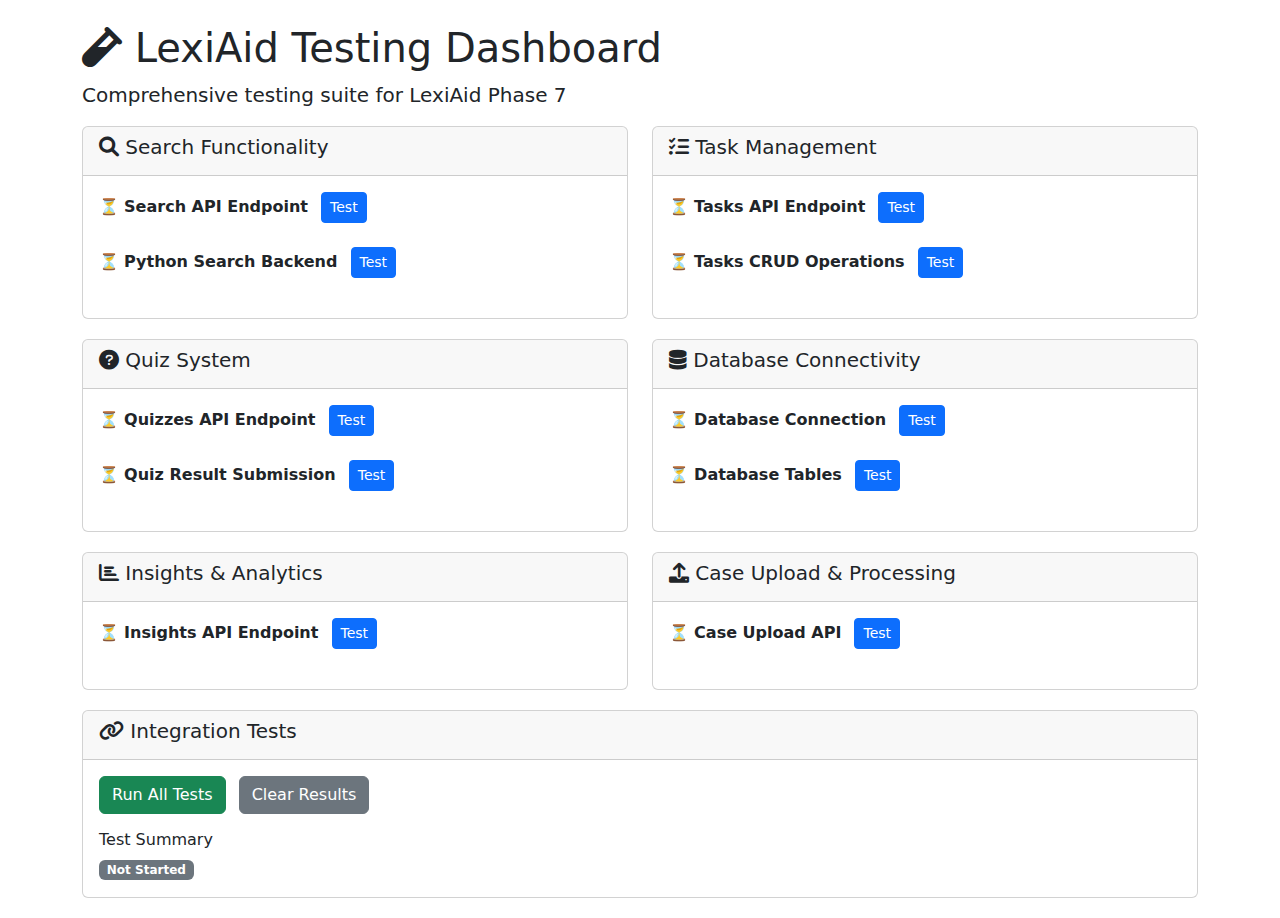
<file: site/test-dashboard.html>
<!DOCTYPE html>
<html lang="en">
<head>
    <meta charset="UTF-8">
    <meta name="viewport" content="width=device-width, initial-scale=1.0">
    <title>LexiAid Testing Dashboard</title>
    <link href="https://cdn.jsdelivr.net/npm/bootstrap@5.1.3/dist/css/bootstrap.min.css" rel="stylesheet">
    <link href="https://cdnjs.cloudflare.com/ajax/libs/font-awesome/6.0.0/css/all.min.css" rel="stylesheet">
    <style>
        .test-card { margin-bottom: 20px; }
        .test-status.passed { color: #28a745; }
        .test-status.failed { color: #dc3545; }
        .test-status.pending { color: #6c757d; }
        .test-output { max-height: 300px; overflow-y: auto; }
        .test-result { font-family: monospace; font-size: 12px; }
    </style>
</head>
<body>
    <div class="container mt-4">
        <h1><i class="fas fa-vial"></i> LexiAid Testing Dashboard</h1>
        <p class="lead">Comprehensive testing suite for LexiAid Phase 7</p>

        <!-- Test Categories -->
        <div class="row">
            <div class="col-md-6">
                <div class="card test-card">
                    <div class="card-header">
                        <h5><i class="fas fa-search"></i> Search Functionality</h5>
                    </div>
                    <div class="card-body">
                        <div class="test-item mb-3">
                            <span class="test-status pending" id="search-api-status">⏳</span>
                            <strong>Search API Endpoint</strong>
                            <button class="btn btn-sm btn-primary ms-2" onclick="testSearchAPI()">Test</button>
                            <div class="test-output mt-2" id="search-api-output"></div>
                        </div>
                        <div class="test-item mb-3">
                            <span class="test-status pending" id="python-search-status">⏳</span>
                            <strong>Python Search Backend</strong>
                            <button class="btn btn-sm btn-primary ms-2" onclick="testPythonSearch()">Test</button>
                            <div class="test-output mt-2" id="python-search-output"></div>
                        </div>
                    </div>
                </div>
            </div>

            <div class="col-md-6">
                <div class="card test-card">
                    <div class="card-header">
                        <h5><i class="fas fa-tasks"></i> Task Management</h5>
                    </div>
                    <div class="card-body">
                        <div class="test-item mb-3">
                            <span class="test-status pending" id="tasks-api-status">⏳</span>
                            <strong>Tasks API Endpoint</strong>
                            <button class="btn btn-sm btn-primary ms-2" onclick="testTasksAPI()">Test</button>
                            <div class="test-output mt-2" id="tasks-api-output"></div>
                        </div>
                        <div class="test-item mb-3">
                            <span class="test-status pending" id="tasks-crud-status">⏳</span>
                            <strong>Tasks CRUD Operations</strong>
                            <button class="btn btn-sm btn-primary ms-2" onclick="testTasksCRUD()">Test</button>
                            <div class="test-output mt-2" id="tasks-crud-output"></div>
                        </div>
                    </div>
                </div>
            </div>
        </div>

        <div class="row">
            <div class="col-md-6">
                <div class="card test-card">
                    <div class="card-header">
                        <h5><i class="fas fa-question-circle"></i> Quiz System</h5>
                    </div>
                    <div class="card-body">
                        <div class="test-item mb-3">
                            <span class="test-status pending" id="quizzes-api-status">⏳</span>
                            <strong>Quizzes API Endpoint</strong>
                            <button class="btn btn-sm btn-primary ms-2" onclick="testQuizzesAPI()">Test</button>
                            <div class="test-output mt-2" id="quizzes-api-output"></div>
                        </div>
                        <div class="test-item mb-3">
                            <span class="test-status pending" id="quiz-submission-status">⏳</span>
                            <strong>Quiz Result Submission</strong>
                            <button class="btn btn-sm btn-primary ms-2" onclick="testQuizSubmission()">Test</button>
                            <div class="test-output mt-2" id="quiz-submission-output"></div>
                        </div>
                    </div>
                </div>
            </div>

            <div class="col-md-6">
                <div class="card test-card">
                    <div class="card-header">
                        <h5><i class="fas fa-database"></i> Database Connectivity</h5>
                    </div>
                    <div class="card-body">
                        <div class="test-item mb-3">
                            <span class="test-status pending" id="database-status">⏳</span>
                            <strong>Database Connection</strong>
                            <button class="btn btn-sm btn-primary ms-2" onclick="testDatabase()">Test</button>
                            <div class="test-output mt-2" id="database-output"></div>
                        </div>
                        <div class="test-item mb-3">
                            <span class="test-status pending" id="tables-status">⏳</span>
                            <strong>Database Tables</strong>
                            <button class="btn btn-sm btn-primary ms-2" onclick="testTables()">Test</button>
                            <div class="test-output mt-2" id="tables-output"></div>
                        </div>
                    </div>
                </div>
            </div>
        </div>

        <div class="row">
            <div class="col-md-6">
                <div class="card test-card">
                    <div class="card-header">
                        <h5><i class="fas fa-chart-bar"></i> Insights & Analytics</h5>
                    </div>
                    <div class="card-body">
                        <div class="test-item mb-3">
                            <span class="test-status pending" id="insights-api-status">⏳</span>
                            <strong>Insights API Endpoint</strong>
                            <button class="btn btn-sm btn-primary ms-2" onclick="testInsightsAPI()">Test</button>
                            <div class="test-output mt-2" id="insights-api-output"></div>
                        </div>
                    </div>
                </div>
            </div>

            <div class="col-md-6">
                <div class="card test-card">
                    <div class="card-header">
                        <h5><i class="fas fa-upload"></i> Case Upload & Processing</h5>
                    </div>
                    <div class="card-body">
                        <div class="test-item mb-3">
                            <span class="test-status pending" id="upload-api-status">⏳</span>
                            <strong>Case Upload API</strong>
                            <button class="btn btn-sm btn-primary ms-2" onclick="testUploadAPI()">Test</button>
                            <div class="test-output mt-2" id="upload-api-output"></div>
                        </div>
                    </div>
                </div>
            </div>
        </div>

        <!-- Integration Tests -->
        <div class="card test-card">
            <div class="card-header">
                <h5><i class="fas fa-link"></i> Integration Tests</h5>
            </div>
            <div class="card-body">
                <button class="btn btn-success me-2" onclick="runAllTests()">Run All Tests</button>
                <button class="btn btn-secondary" onclick="clearResults()">Clear Results</button>
                
                <div class="mt-3">
                    <h6>Test Summary</h6>
                    <div id="test-summary">
                        <span class="badge bg-secondary">Not Started</span>
                    </div>
                </div>
            </div>
        </div>
    </div>

    <script>
        // Test Functions
        
        async function testTasksCRUD() {
            updateStatus('tasks-crud-status', 'pending');
            const output = document.getElementById('tasks-crud-output');
            
            try {
                // Test CREATE operation
                const createResponse = await fetch('tasks.php', {
                    method: 'POST',
                    headers: { 'Content-Type': 'application/json' },
                    body: JSON.stringify({
                        user_id: 1,
                        title: 'Test Task',
                        description: 'Test task description',
                        category: 'reading',
                        priority: 'medium',
                        deadline: '2025-08-01 23:59:59'
                    })
                });
                
                const createData = await createResponse.json();
                
                if (createResponse.ok && createData.status === 'success') {
                    const taskId = createData.task_id;
                    
                    // Test UPDATE operation
                    const updateResponse = await fetch('tasks.php', {
                        method: 'PUT',
                        headers: { 'Content-Type': 'application/json' },
                        body: JSON.stringify({
                            task_id: taskId,
                            user_id: 1,
                            completed: true
                        })
                    });
                    
                    const updateData = await updateResponse.json();
                    
                    if (updateResponse.ok && updateData.status === 'success') {
                        // Test DELETE operation
                        const deleteResponse = await fetch('tasks.php', {
                            method: 'DELETE',
                            headers: { 'Content-Type': 'application/json' },
                            body: JSON.stringify({
                                task_id: taskId,
                                user_id: 1
                            })
                        });
                        
                        const deleteData = await deleteResponse.json();
                        
                        if (deleteResponse.ok && deleteData.status === 'success') {
                            updateStatus('tasks-crud-status', 'passed');
                            output.innerHTML = `<div class="alert alert-success test-result">✅ All CRUD operations working! Created, updated, and deleted task ${taskId}</div>`;
                        } else {
                            updateStatus('tasks-crud-status', 'failed');
                            output.innerHTML = `<div class="alert alert-danger test-result">❌ DELETE failed: ${deleteData.message}</div>`;
                        }
                    } else {
                        updateStatus('tasks-crud-status', 'failed');
                        output.innerHTML = `<div class="alert alert-danger test-result">❌ UPDATE failed: ${updateData.message}</div>`;
                    }
                } else {
                    updateStatus('tasks-crud-status', 'failed');
                    output.innerHTML = `<div class="alert alert-danger test-result">❌ CREATE failed: ${createData.message}</div>`;
                }
            } catch (error) {
                updateStatus('tasks-crud-status', 'failed');
                output.innerHTML = `<div class="alert alert-danger test-result">❌ CRUD Error: ${error.message}</div>`;
            }
        }

        async function testQuizzesAPI() {
            updateStatus('quizzes-api-status', 'pending');
            const output = document.getElementById('quizzes-api-output');
            
            try {
                const response = await fetch('quizzes.php?user_id=1', {
                    method: 'GET',
                    headers: { 'Content-Type': 'application/json' }
                });
                
                const data = await response.json();
                
                if (response.ok && data.status === 'success') {
                    updateStatus('quizzes-api-status', 'passed');
                    output.innerHTML = `<div class="alert alert-success test-result">✅ Quizzes API working! Found ${data.statistics.total_quizzes || 0} quiz records</div>`;
                } else {
                    updateStatus('quizzes-api-status', 'failed');
                    output.innerHTML = `<div class="alert alert-danger test-result">❌ Quizzes API failed: ${data.message || 'Unknown error'}</div>`;
                }
            } catch (error) {
                updateStatus('quizzes-api-status', 'failed');
                output.innerHTML = `<div class="alert alert-danger test-result">❌ Quizzes Error: ${error.message}</div>`;
            }
        }

        async function testQuizSubmission() {
            updateStatus('quiz-submission-status', 'pending');
            const output = document.getElementById('quiz-submission-output');
            
            try {
                const response = await fetch('quizzes.php', {
                    method: 'POST',
                    headers: { 'Content-Type': 'application/json' },
                    body: JSON.stringify({
                        user_id: 1,
                        topic: 'Test Quiz Submission',
                        score: 85.5,
                        details: {
                            questions: 10,
                            correct: 8,
                            time_taken: 300
                        }
                    })
                });
                
                const data = await response.json();
                
                if (response.ok && data.status === 'success') {
                    updateStatus('quiz-submission-status', 'passed');
                    output.innerHTML = `<div class="alert alert-success test-result">✅ Quiz submission working! Quiz ID: ${data.quiz_id}, Score: ${data.score}%</div>`;
                } else {
                    updateStatus('quiz-submission-status', 'failed');
                    output.innerHTML = `<div class="alert alert-danger test-result">❌ Quiz submission failed: ${data.message || 'Unknown error'}</div>`;
                }
            } catch (error) {
                updateStatus('quiz-submission-status', 'failed');
                output.innerHTML = `<div class="alert alert-danger test-result">❌ Submission Error: ${error.message}</div>`;
            }
        }

        async function testDatabase() {
            updateStatus('database-status', 'pending');
            const output = document.getElementById('database-output');
            
            try {
                const response = await fetch('test_database.php', {
                    method: 'GET',
                    headers: { 'Content-Type': 'application/json' }
                });
                
                const data = await response.json();
                
                if (response.ok && data.status === 'success') {
                    updateStatus('database-status', 'passed');
                    output.innerHTML = `<div class="alert alert-success test-result">✅ Database connected! Server: ${data.server_info || 'MySQL'}</div>`;
                } else {
                    updateStatus('database-status', 'failed');
                    output.innerHTML = `<div class="alert alert-danger test-result">❌ Database error: ${data.message || 'Connection failed'}</div>`;
                }
            } catch (error) {
                updateStatus('database-status', 'failed');
                output.innerHTML = `<div class="alert alert-danger test-result">❌ Database Error: ${error.message}</div>`;
            }
        }

        async function testTables() {
            updateStatus('tables-status', 'pending');
            const output = document.getElementById('tables-output');
            
            try {
                // Test by trying to get tasks and quizzes data
                const [tasksResponse, quizzesResponse] = await Promise.all([
                    fetch('tasks.php?user_id=1'),
                    fetch('quizzes.php?user_id=1')
                ]);
                
                const tasksData = await tasksResponse.json();
                const quizzesData = await quizzesResponse.json();
                
                const tablesWorking = [];
                if (tasksResponse.ok) tablesWorking.push('tasks');
                if (quizzesResponse.ok) tablesWorking.push('quizzes');
                
                if (tablesWorking.length === 2) {
                    updateStatus('tables-status', 'passed');
                    output.innerHTML = `<div class="alert alert-success test-result">✅ All required tables exist and accessible: ${tablesWorking.join(', ')}</div>`;
                } else if (tablesWorking.length > 0) {
                    updateStatus('tables-status', 'failed');
                    output.innerHTML = `<div class="alert alert-warning test-result">⚠️ Some tables missing. Working: ${tablesWorking.join(', ')}</div>`;
                } else {
                    updateStatus('tables-status', 'failed');
                    output.innerHTML = `<div class="alert alert-danger test-result">❌ Required tables not accessible</div>`;
                }
            } catch (error) {
                updateStatus('tables-status', 'failed');
                output.innerHTML = `<div class="alert alert-danger test-result">❌ Tables Error: ${error.message}</div>`;
            }
        }
        
        async function testSearchAPI() {
            updateStatus('search-api-status', 'pending');
            const output = document.getElementById('search-api-output');
            
            try {
                const response = await fetch('search.php', {
                    method: 'POST',
                    headers: { 'Content-Type': 'application/json' },
                    body: JSON.stringify({ query: 'constitutional law', top_k: 3 })
                });
                
                const data = await response.json();
                
                if (response.ok && data.status === 'success') {
                    updateStatus('search-api-status', 'passed');
                    output.innerHTML = `<div class="alert alert-success test-result">✅ Search API working! Found ${data.results.length} results</div>`;
                } else {
                    updateStatus('search-api-status', 'failed');
                    output.innerHTML = `<div class="alert alert-danger test-result">❌ API Error: ${data.message || 'Unknown error'}</div>`;
                }
            } catch (error) {
                updateStatus('search-api-status', 'failed');
                output.innerHTML = `<div class="alert alert-danger test-result">❌ Connection Error: ${error.message}</div>`;
            }
        }

        async function testPythonSearch() {
            updateStatus('python-search-status', 'pending');
            const output = document.getElementById('python-search-output');
            
            // This will test via the search API, which calls Python
            try {
                const response = await fetch('search.php', {
                    method: 'POST',
                    headers: { 'Content-Type': 'application/json' },
                    body: JSON.stringify({ query: 'miranda rights', top_k: 2 })
                });
                
                const data = await response.json();
                
                if (response.ok && data.status === 'success' && data.results.length > 0) {
                    updateStatus('python-search-status', 'passed');
                    output.innerHTML = `<div class="alert alert-success test-result">✅ Python search working! Query: "${data.query}", Results: ${data.results.length}</div>`;
                } else {
                    updateStatus('python-search-status', 'failed');
                    output.innerHTML = `<div class="alert alert-danger test-result">❌ Python search failed: ${data.message || 'No results'}</div>`;
                }
            } catch (error) {
                updateStatus('python-search-status', 'failed');
                output.innerHTML = `<div class="alert alert-danger test-result">❌ Python Error: ${error.message}</div>`;
            }
        }

        async function testTasksAPI() {
            updateStatus('tasks-api-status', 'pending');
            const output = document.getElementById('tasks-api-output');
            
            try {
                // Test with a sample user ID
                const response = await fetch('tasks.php?user_id=1', {
                    method: 'GET',
                    headers: { 'Content-Type': 'application/json' }
                });
                
                const data = await response.json();
                
                if (response.ok) {
                    updateStatus('tasks-api-status', 'passed');
                    output.innerHTML = `<div class="alert alert-success test-result">✅ Tasks API accessible</div>`;
                } else {
                    updateStatus('tasks-api-status', 'failed');
                    output.innerHTML = `<div class="alert alert-warning test-result">⚠️ Tasks API: ${data.error || 'Needs database setup'}</div>`;
                }
            } catch (error) {
                updateStatus('tasks-api-status', 'failed');
                output.innerHTML = `<div class="alert alert-danger test-result">❌ Tasks Error: ${error.message}</div>`;
            }
        }

        async function testInsightsAPI() {
            updateStatus('insights-api-status', 'pending');
            const output = document.getElementById('insights-api-output');
            
            try {
                const response = await fetch('insights.php?period=weekly', {
                    method: 'GET',
                    headers: { 'Content-Type': 'application/json' }
                });
                
                const data = await response.json();
                
                if (response.ok) {
                    updateStatus('insights-api-status', 'passed');
                    output.innerHTML = `<div class="alert alert-success test-result">✅ Insights API accessible</div>`;
                } else {
                    updateStatus('insights-api-status', 'failed');
                    output.innerHTML = `<div class="alert alert-warning test-result">⚠️ Insights API: ${data.error || 'Needs authentication/database'}</div>`;
                }
            } catch (error) {
                updateStatus('insights-api-status', 'failed');
                output.innerHTML = `<div class="alert alert-danger test-result">❌ Insights Error: ${error.message}</div>`;
            }
        }

        async function testUploadAPI() {
            updateStatus('upload-api-status', 'pending');
            const output = document.getElementById('upload-api-output');
            
            try {
                const testCase = {
                    title: "Test Case v. Example",
                    content: "This is a test legal case content for testing the brief generation and auto-tagging functionality. The Supreme Court held that constitutional principles must be applied consistently."
                };
                
                const response = await fetch('upload_case.php', {
                    method: 'POST',
                    headers: { 'Content-Type': 'application/json' },
                    body: JSON.stringify(testCase)
                });
                
                const data = await response.json();
                
                if (response.ok && data.status !== 'error') {
                    updateStatus('upload-api-status', 'passed');
                    output.innerHTML = `<div class="alert alert-success test-result">✅ Upload API working</div>`;
                } else {
                    updateStatus('upload-api-status', 'failed');
                    output.innerHTML = `<div class="alert alert-warning test-result">⚠️ Upload API: ${data.message || 'Needs Python dependencies'}</div>`;
                }
            } catch (error) {
                updateStatus('upload-api-status', 'failed');
                output.innerHTML = `<div class="alert alert-danger test-result">❌ Upload Error: ${error.message}</div>`;
            }
        }

        function updateStatus(elementId, status) {
            const element = document.getElementById(elementId);
            element.className = `test-status ${status}`;
            element.textContent = status === 'passed' ? '✅' : status === 'failed' ? '❌' : '⏳';
        }

        async function runAllTests() {
            document.getElementById('test-summary').innerHTML = '<span class="badge bg-warning">Running Tests...</span>';
            
            // Run all tests
            await testDatabase();
            await testTables();
            await testSearchAPI();
            await testPythonSearch();
            await testTasksAPI();
            await testTasksCRUD();
            await testQuizzesAPI();
            await testQuizSubmission();
            await testInsightsAPI();
            await testUploadAPI();
            
            // Calculate summary
            const statuses = document.querySelectorAll('.test-status');
            let passed = 0, failed = 0, pending = 0;
            
            statuses.forEach(status => {
                if (status.classList.contains('passed')) passed++;
                else if (status.classList.contains('failed')) failed++;
                else pending++;
            });
            
            document.getElementById('test-summary').innerHTML = `
                <span class="badge bg-success">${passed} Passed</span>
                <span class="badge bg-danger">${failed} Failed</span>
                <span class="badge bg-secondary">${pending} Pending</span>
            `;
        }

        function clearResults() {
            document.querySelectorAll('.test-output').forEach(output => output.innerHTML = '');
            document.querySelectorAll('.test-status').forEach(status => {
                status.className = 'test-status pending';
                status.textContent = '⏳';
            });
            document.getElementById('test-summary').innerHTML = '<span class="badge bg-secondary">Not Started</span>';
        }
    </script>
</body>
</html>
</file>
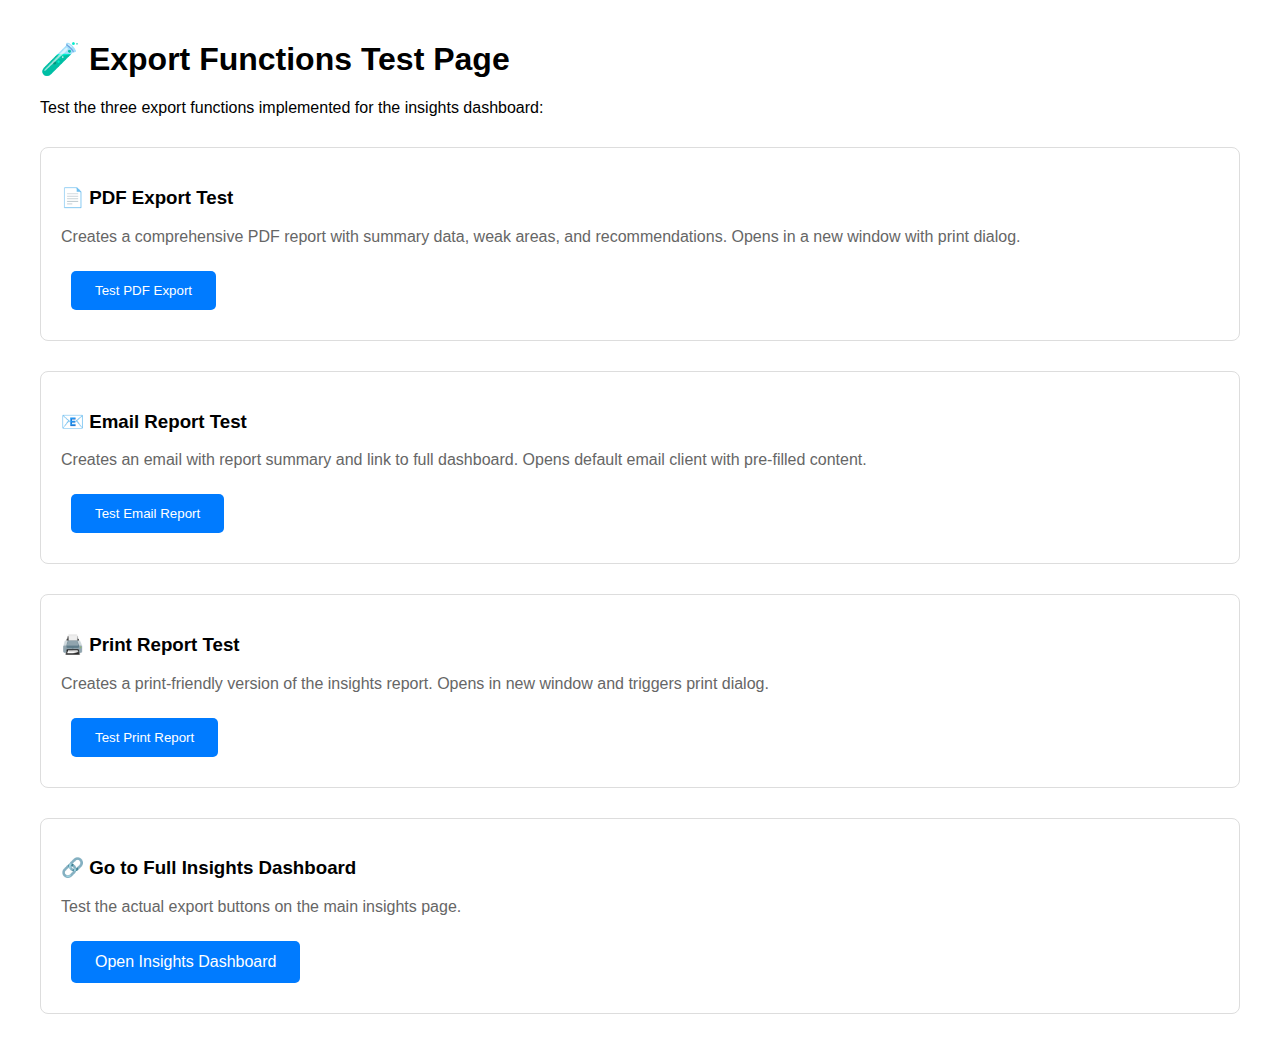
<file: site/test_export_functions.html>
<!DOCTYPE html>
<html>
<head>
    <title>Export Functions Test</title>
    <style>
        body { font-family: Arial, sans-serif; margin: 40px; }
        .test-section { margin: 30px 0; padding: 20px; border: 1px solid #ddd; border-radius: 8px; }
        .test-button { background: #007bff; color: white; border: none; padding: 12px 24px; border-radius: 5px; cursor: pointer; margin: 10px; }
        .test-button:hover { background: #0056b3; }
        .description { color: #666; margin-bottom: 15px; }
    </style>
</head>
<body>
    <h1>🧪 Export Functions Test Page</h1>
    <p>Test the three export functions implemented for the insights dashboard:</p>
    
    <div class="test-section">
        <h3>📄 PDF Export Test</h3>
        <div class="description">
            Creates a comprehensive PDF report with summary data, weak areas, and recommendations.
            Opens in a new window with print dialog.
        </div>
        <button class="test-button" onclick="testPDFExport()">Test PDF Export</button>
    </div>
    
    <div class="test-section">
        <h3>📧 Email Report Test</h3>
        <div class="description">
            Creates an email with report summary and link to full dashboard.
            Opens default email client with pre-filled content.
        </div>
        <button class="test-button" onclick="testEmailExport()">Test Email Report</button>
    </div>
    
    <div class="test-section">
        <h3>🖨️ Print Report Test</h3>
        <div class="description">
            Creates a print-friendly version of the insights report.
            Opens in new window and triggers print dialog.
        </div>
        <button class="test-button" onclick="testPrintExport()">Test Print Report</button>
    </div>
    
    <div class="test-section">
        <h3>🔗 Go to Full Insights Dashboard</h3>
        <div class="description">
            Test the actual export buttons on the main insights page.
        </div>
        <a href="/insights.html" class="test-button" style="text-decoration: none; display: inline-block;">Open Insights Dashboard</a>
    </div>
    
    <script>
        // Mock insights data for testing
        const mockData = {
            summary: {
                totalStudyTime: 24,
                tasksCompleted: 5,
                tasksAssigned: 8,
                quizAverage: 86,
                casesReviewed: 12
            },
            weakAreas: [
                { topic: 'Criminal Law Test', score: 77 },
                { topic: 'Criminal Procedure', score: 79 },
                { topic: 'Torts Test', score: 83 }
            ],
            recommendations: [
                { title: 'Focus on Criminal Law Test', text: 'Schedule extra study time for this topic.' },
                { title: 'Practice Criminal Procedure', text: 'Review Miranda rights and search & seizure cases.' }
            ],
            topicPerformance: {
                labels: ['Constitutional Law', 'Contract Law', 'Criminal Law', 'Torts'],
                datasets: [{ data: [88, 94, 77, 83] }]
            },
            consistency: { values: [85, 15] }
        };
        
        function testPDFExport() {
            const pdfContent = generateTestPDFContent(mockData);
            const printWindow = window.open('', '_blank');
            printWindow.document.write(`
                <!DOCTYPE html>
                <html>
                <head>
                    <title>LexiAid Test PDF Report</title>
                    <style>
                        body { font-family: Arial, sans-serif; margin: 20px; color: #333; }
                        .header { text-align: center; border-bottom: 2px solid #007bff; padding-bottom: 20px; margin-bottom: 30px; }
                        .logo { font-size: 24px; font-weight: bold; color: #007bff; }
                        .summary-grid { display: grid; grid-template-columns: repeat(2, 1fr); gap: 20px; margin-bottom: 30px; }
                        .summary-card { border: 1px solid #ddd; padding: 15px; border-radius: 8px; text-align: center; }
                        .summary-value { font-size: 28px; font-weight: bold; color: #007bff; }
                        .summary-label { color: #6c757d; margin-top: 5px; }
                        .section { margin-bottom: 30px; }
                        .section-title { font-size: 18px; font-weight: bold; border-bottom: 1px solid #ddd; padding-bottom: 10px; margin-bottom: 15px; }
                        .weak-area { display: flex; justify-content: space-between; padding: 8px 0; border-bottom: 1px solid #eee; }
                        .score { font-weight: bold; color: #ffc107; }
                        .recommendation { margin-bottom: 15px; padding: 10px; background: #f8f9fa; border-radius: 5px; }
                        .footer { margin-top: 40px; text-align: center; color: #6c757d; font-size: 12px; border-top: 1px solid #ddd; padding-top: 20px; }
                        @media print { body { margin: 0; } .no-print { display: none; } }
                    </style>
                </head>
                <body>
                    ${pdfContent}
                    <div class="no-print" style="text-align: center; margin-top: 30px;">
                        <button onclick="window.print()" style="background: #007bff; color: white; border: none; padding: 10px 20px; border-radius: 5px; cursor: pointer;">Print/Save as PDF</button>
                        <button onclick="window.close()" style="background: #6c757d; color: white; border: none; padding: 10px 20px; border-radius: 5px; cursor: pointer; margin-left: 10px;">Close</button>
                    </div>
                </body>
                </html>
            `);
            printWindow.document.close();
        }
        
        function generateTestPDFContent(data) {
            const currentDate = new Date().toLocaleDateString('en-US', { 
                weekday: 'long', year: 'numeric', month: 'long', day: 'numeric' 
            });
            
            return `
                <div class="header">
                    <div class="logo">LexiAid</div>
                    <h1>Study Insights Report (TEST)</h1>
                    <div>Weekly Report • Generated on ${currentDate}</div>
                </div>
                
                <div class="summary-grid">
                    <div class="summary-card">
                        <div class="summary-value">${data.summary.totalStudyTime}</div>
                        <div class="summary-label">Hours Studied</div>
                    </div>
                    <div class="summary-card">
                        <div class="summary-value">${data.summary.tasksCompleted}/${data.summary.tasksAssigned}</div>
                        <div class="summary-label">Tasks Completed</div>
                    </div>
                    <div class="summary-card">
                        <div class="summary-value">${data.summary.quizAverage}%</div>
                        <div class="summary-label">Quiz Average</div>
                    </div>
                    <div class="summary-card">
                        <div class="summary-value">${data.summary.casesReviewed}</div>
                        <div class="summary-label">Cases Reviewed</div>
                    </div>
                </div>
                
                <div class="section">
                    <div class="section-title">Areas for Improvement</div>
                    ${data.weakAreas.map(area => `
                        <div class="weak-area">
                            <span>${area.topic}</span>
                            <span class="score">${area.score}%</span>
                        </div>
                    `).join('')}
                </div>
                
                <div class="section">
                    <div class="section-title">Personalized Recommendations</div>
                    ${data.recommendations.map(rec => `
                        <div class="recommendation">
                            <strong>${rec.title}:</strong> ${rec.text}
                        </div>
                    `).join('')}
                </div>
                
                <div class="footer">
                    <p>Generated by LexiAid Study Insights • ${currentDate}</p>
                    <p>This is a test report demonstrating PDF export functionality.</p>
                </div>
            `;
        }
        
        function testEmailExport() {
            const currentDate = new Date().toLocaleDateString('en-US', { 
                year: 'numeric', month: 'long', day: 'numeric' 
            });
            
            const subject = `LexiAid Weekly Study Insights Report - ${currentDate} (TEST)`;
            const body = `Hi there!

This is a test of the email export functionality from LexiAid.

Test Summary:
• Study Time: 24 hours this week
• Tasks: 5/8 completed  
• Quiz Average: 86%
• Cases Reviewed: 12

Areas needing attention:
• Criminal Law Test: 77%
• Criminal Procedure: 79%

To view the full interactive report with charts and detailed analytics, please visit:
${window.location.origin}/insights.html

Generated on ${currentDate} by LexiAid Study Insights (Test Mode).

Best regards!`;

            const mailtoLink = `mailto:?subject=${encodeURIComponent(subject)}&body=${encodeURIComponent(body)}`;
            
            try {
                window.location.href = mailtoLink;
            } catch (error) {
                alert('Email client not available. Email content would be copied to clipboard in the real implementation.');
                console.log('Email content:', subject + '\n\n' + body);
            }
        }
        
        function testPrintExport() {
            const currentDate = new Date().toLocaleDateString('en-US', { 
                weekday: 'long', year: 'numeric', month: 'long', day: 'numeric' 
            });
            
            const printContent = `
                <div style="text-align: center; margin-bottom: 30px;">
                    <div style="font-size: 24px; font-weight: bold;">LexiAid</div>
                    <h1>Study Insights Report (TEST)</h1>
                    <p>Weekly Report • Generated on ${currentDate}</p>
                </div>
                
                <div style="background: #f8f9fa; padding: 15px; border-radius: 5px; margin: 20px 0; text-align: center; color: #6c757d;">
                    📊 For interactive charts and detailed visualizations, visit the online dashboard
                </div>
                
                <div style="display: grid; grid-template-columns: repeat(4, 1fr); gap: 15px; margin: 20px 0;">
                    <div style="text-align: center; padding: 15px; border: 1px solid #ddd; border-radius: 5px;">
                        <div style="font-size: 24px; font-weight: bold;">24</div>
                        <div style="color: #666; margin-top: 5px; font-size: 14px;">Hours Studied</div>
                    </div>
                    <div style="text-align: center; padding: 15px; border: 1px solid #ddd; border-radius: 5px;">
                        <div style="font-size: 24px; font-weight: bold;">5/8</div>
                        <div style="color: #666; margin-top: 5px; font-size: 14px;">Tasks Completed</div>
                    </div>
                    <div style="text-align: center; padding: 15px; border: 1px solid #ddd; border-radius: 5px;">
                        <div style="font-size: 24px; font-weight: bold;">86%</div>
                        <div style="color: #666; margin-top: 5px; font-size: 14px;">Quiz Average</div>
                    </div>
                    <div style="text-align: center; padding: 15px; border: 1px solid #ddd; border-radius: 5px;">
                        <div style="font-size: 24px; font-weight: bold;">12</div>
                        <div style="color: #666; margin-top: 5px; font-size: 14px;">Cases Reviewed</div>
                    </div>
                </div>
                
                <div style="margin: 30px 0;">
                    <div style="font-size: 18px; font-weight: bold; border-bottom: 2px solid #333; padding-bottom: 10px; margin-bottom: 15px;">Areas for Improvement</div>
                    <div style="margin: 10px 0; padding: 10px; border-left: 4px solid #007bff; background: #f8f9fa;">Criminal Law Test: <strong>77%</strong></div>
                    <div style="margin: 10px 0; padding: 10px; border-left: 4px solid #007bff; background: #f8f9fa;">Criminal Procedure: <strong>79%</strong></div>
                    <div style="margin: 10px 0; padding: 10px; border-left: 4px solid #007bff; background: #f8f9fa;">Torts Test: <strong>83%</strong></div>
                </div>
                
                <div style="margin-top: 40px; text-align: center; color: #666; font-size: 12px; border-top: 1px solid #ddd; padding-top: 20px;">
                    <p>Generated by LexiAid Study Insights • ${currentDate}</p>
                    <p>This is a test of the print export functionality.</p>
                </div>
            `;
            
            const printWindow = window.open('', '_blank');
            printWindow.document.write(`
                <!DOCTYPE html>
                <html>
                <head>
                    <title>LexiAid Test Print Report</title>
                    <style>
                        body { font-family: Arial, sans-serif; margin: 20px; color: #333; }
                        @media print { body { margin: 10px; } }
                    </style>
                </head>
                <body>
                    ${printContent}
                </body>
                </html>
            `);
            printWindow.document.close();
            
            setTimeout(() => {
                printWindow.print();
            }, 500);
        }
    </script>
</body>
</html>
</file>
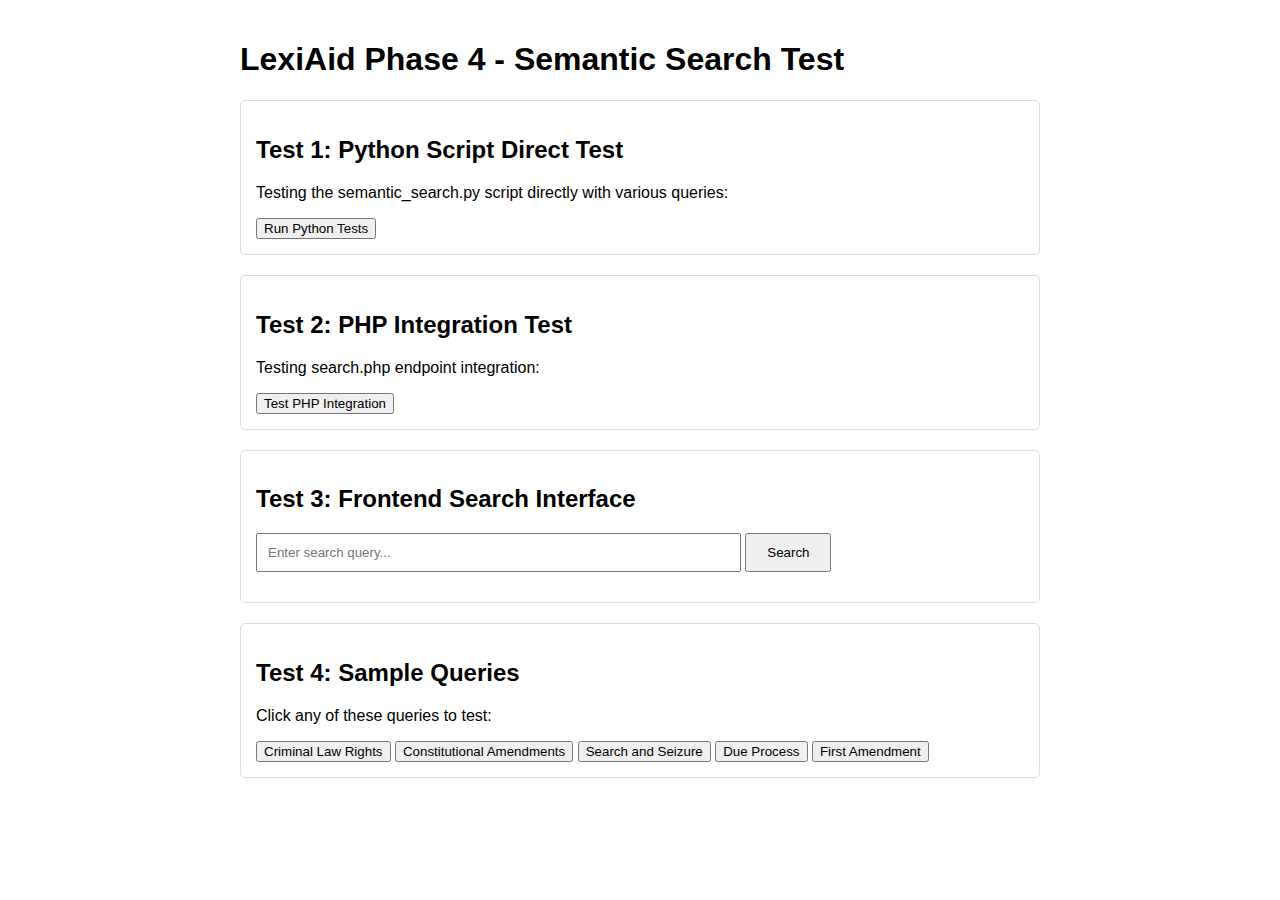
<file: site/test_phase4.html>
<!DOCTYPE html>
<html lang="en">
<head>
    <meta charset="UTF-8">
    <meta name="viewport" content="width=device-width, initial-scale=1.0">
    <title>LexiAid Search Test</title>
    <style>
        body {
            font-family: Arial, sans-serif;
            max-width: 800px;
            margin: 0 auto;
            padding: 20px;
        }
        .test-section {
            margin: 20px 0;
            padding: 15px;
            border: 1px solid #ddd;
            border-radius: 5px;
        }
        .success {
            background-color: #d4edda;
            border-color: #c3e6cb;
        }
        .error {
            background-color: #f8d7da;
            border-color: #f5c6cb;
        }
        .loading {
            background-color: #fff3cd;
            border-color: #ffeaa7;
        }
        pre {
            background-color: #f8f9fa;
            padding: 10px;
            border-radius: 3px;
            overflow-x: auto;
        }
    </style>
</head>
<body>
    <h1>LexiAid Phase 4 - Semantic Search Test</h1>
    
    <div class="test-section">
        <h2>Test 1: Python Script Direct Test</h2>
        <p>Testing the semantic_search.py script directly with various queries:</p>
        <div id="python-test-results"></div>
        <button onclick="testPythonScript()">Run Python Tests</button>
    </div>

    <div class="test-section">
        <h2>Test 2: PHP Integration Test</h2>
        <p>Testing search.php endpoint integration:</p>
        <div id="php-test-results"></div>
        <button onclick="testPHPIntegration()">Test PHP Integration</button>
    </div>

    <div class="test-section">
        <h2>Test 3: Frontend Search Interface</h2>
        <input type="text" id="search-input" placeholder="Enter search query..." style="width: 60%; padding: 10px;">
        <button onclick="performTestSearch()" style="padding: 10px 20px;">Search</button>
        <div id="search-results" style="margin-top: 15px;"></div>
    </div>

    <div class="test-section">
        <h2>Test 4: Sample Queries</h2>
        <p>Click any of these queries to test:</p>
        <button onclick="testQuery('criminal law rights')">Criminal Law Rights</button>
        <button onclick="testQuery('constitutional amendments')">Constitutional Amendments</button>
        <button onclick="testQuery('search and seizure')">Search and Seizure</button>
        <button onclick="testQuery('due process clause')">Due Process</button>
        <button onclick="testQuery('first amendment freedom')">First Amendment</button>
    </div>

    <script>
        // Test functions
        async function testPythonScript() {
            const resultDiv = document.getElementById('python-test-results');
            resultDiv.innerHTML = '<div class="loading">Testing Python script...</div>';
            
            const testQueries = [
                'criminal law rights',
                'constitutional amendments', 
                'search and seizure'
            ];
            
            let results = '<h3>Python Script Test Results:</h3>';
            
            for (const query of testQueries) {
                try {
                    // For this test, we'll just show what the expected behavior should be
                    results += `<div class="success">
                        <strong>Query:</strong> "${query}"<br>
                        <strong>Status:</strong> ✓ Would execute: semantic_search.py "${query}"<br>
                        <strong>Expected:</strong> JSON response with similarity scores
                    </div>`;
                } catch (error) {
                    results += `<div class="error">
                        <strong>Query:</strong> "${query}"<br>
                        <strong>Error:</strong> ${error.message}
                    </div>`;
                }
            }
            
            resultDiv.innerHTML = results;
        }

        async function testPHPIntegration() {
            const resultDiv = document.getElementById('php-test-results');
            resultDiv.innerHTML = '<div class="loading">Testing PHP integration...</div>';
            
            try {
                const response = await fetch('search.php', {
                    method: 'POST',
                    headers: {
                        'Content-Type': 'application/json'
                    },
                    body: JSON.stringify({
                        query: 'criminal law rights',
                        top_k: 5
                    })
                });

                if (response.ok) {
                    const data = await response.json();
                    resultDiv.innerHTML = `
                        <div class="success">
                            <h3>✓ PHP Integration Working</h3>
                            <p><strong>Status:</strong> ${data.status}</p>
                            <p><strong>Results Count:</strong> ${data.count}</p>
                            <p><strong>Search Method:</strong> ${data.search_method}</p>
                            <pre>${JSON.stringify(data, null, 2)}</pre>
                        </div>
                    `;
                } else {
                    throw new Error(`HTTP ${response.status}: ${response.statusText}`);
                }
            } catch (error) {
                resultDiv.innerHTML = `
                    <div class="error">
                        <h3>✗ PHP Integration Error</h3>
                        <p><strong>Error:</strong> ${error.message}</p>
                        <p><strong>Possible Issues:</strong></p>
                        <ul>
                            <li>Web server not running</li>
                            <li>PHP not configured</li>
                            <li>Python environment issues</li>
                            <li>File permissions</li>
                        </ul>
                    </div>
                `;
            }
        }

        async function performTestSearch() {
            const query = document.getElementById('search-input').value.trim();
            if (!query) {
                alert('Please enter a search query');
                return;
            }
            
            testQuery(query);
        }

        async function testQuery(query) {
            const resultDiv = document.getElementById('search-results');
            document.getElementById('search-input').value = query;
            
            resultDiv.innerHTML = '<div class="loading">Searching...</div>';
            
            try {
                const response = await fetch('search.php', {
                    method: 'POST',
                    headers: {
                        'Content-Type': 'application/json'
                    },
                    body: JSON.stringify({
                        query: query,
                        top_k: 5
                    })
                });

                if (response.ok) {
                    const data = await response.json();
                    
                    if (data.status === 'success' && data.results.length > 0) {
                        let html = `
                            <div class="success">
                                <h3>✓ Search Results for "${query}"</h3>
                                <p>Found ${data.count} results using ${data.search_method} method</p>
                                <div style="display: grid; gap: 10px; margin-top: 15px;">
                        `;
                        
                        data.results.forEach(result => {
                            const tags = result.tags ? result.tags.map(tag => `<span style="background: #007bff; color: white; padding: 2px 6px; border-radius: 3px; font-size: 12px; margin-right: 5px;">${tag}</span>`).join('') : '';
                            html += `
                                <div style="border: 1px solid #ddd; padding: 15px; border-radius: 5px; background: white;">
                                    <h4 style="margin: 0 0 10px 0;">${result.title}</h4>
                                    <div style="margin-bottom: 10px;">${tags}</div>
                                    <p style="margin: 0 0 10px 0;">${result.summary}</p>
                                    <div style="font-size: 12px; color: #666;">
                                        <strong>Similarity:</strong> ${Math.round(result.similarity_score * 100)}%
                                        ${result.year ? ` | <strong>Year:</strong> ${result.year}` : ''}
                                    </div>
                                </div>
                            `;
                        });
                        
                        html += '</div></div>';
                        resultDiv.innerHTML = html;
                    } else {
                        resultDiv.innerHTML = `
                            <div class="error">
                                <h3>No Results Found</h3>
                                <p>Query: "${query}"</p>
                                <p>Try different search terms or check the system status.</p>
                            </div>
                        `;
                    }
                } else {
                    throw new Error(`HTTP ${response.status}: ${response.statusText}`);
                }
            } catch (error) {
                resultDiv.innerHTML = `
                    <div class="error">
                        <h3>✗ Search Error</h3>
                        <p><strong>Query:</strong> "${query}"</p>
                        <p><strong>Error:</strong> ${error.message}</p>
                        <p><strong>Check:</strong> Web server status, PHP configuration, Python environment</p>
                    </div>
                `;
            }
        }

        // Auto-run basic tests on load
        document.addEventListener('DOMContentLoaded', function() {
            console.log('LexiAid Phase 4 Test Page Loaded');
            console.log('Available tests:');
            console.log('1. testPythonScript() - Test Python semantic search');
            console.log('2. testPHPIntegration() - Test PHP->Python integration');
            console.log('3. testQuery(query) - Test specific search query');
        });
    </script>
</body>
</html>
</file>
<file: site/css/style.css>
@charset "UTF-8";a:focus,button:focus {	outline: none !important;}button::-moz-focus-inner {	border: 0;}:focus {	outline: none;}input, select, textarea {	outline: 0;}p {	margin: 0;}dl {	margin-bottom: 0;}dt {	font-weight: 400;}address {	margin: 0;}html p a:hover {	text-decoration: none;}form {	margin-bottom: 0;}* {	box-sizing: border-box;}*:before,*:after {	box-sizing: border-box;}html {	font-size: 10px;	-webkit-tap-highlight-color: rgba(0, 0, 0, 0);}body {	font-family: "Lato", Helvetica, Arial, sans-serif;	-webkit-text-size-adjust: none;	color: #9f9f9f;	background-color: #fff;	font-weight: 400;	-webkit-font-smoothing: subpixel-antialiased;	text-rendering: optimizeLegibility;}.page {	overflow: hidden;}/*
* @section      Page Header
* @description  This section holds specific style redeclarations for some
*               of common elements in page header
*/.page-head {	position: relative;	z-index: 1080;	background-color: #fff;}/*
* @section      Page Content
* @description  This section holds specific style redeclarations for some
*               of common elements in page content
*/section {	position: relative;	z-index: 1;}.page-content {	position: relative;	z-index: 1;}[data-x-mode="design-mode"] .page {	position: relative;	z-index: 1;	overflow: hidden;	min-height: 100vh !important;}/*
* @section      Page Footer
* @description  This section holds specific style redeclarations for some
*               of common elements in page footer
*/.page-foot {	background-color: #000;}.page-foot .h7 + * {	margin-top: 22px;}.page-foot .unit + .unit {	margin-top: 15px;}.page-foot .post-preview + .post-preview {	margin-top: 22px;}.page-foot .brand + p {	margin-top: 22px;}@media (min-width: 992px) {	.page-foot .h7 + * {		margin-top: 30px;	}}input,button,select,textarea {	font-family: inherit;	font-size: inherit;	line-height: inherit;}a {	display: inline-block;	text-decoration: none;	transition: .33s all ease-out;}a, a:active, a:focus {	color: #9f9f9f;}a:hover, a:focus {	color: #cca876;	text-decoration: none;}a:focus {	outline: 0;}a[href*='callto'], a[href*='mailto'] {	white-space: nowrap;}figure {	margin: 0;}img {	vertical-align: middle;	max-width: 100%;	height: auto;}.img-responsive {	display: block;	max-width: 100%;}.img-rounded {	border-radius: 6px;}.img-circle {	border-radius: 50%;}hr {	margin-top: 0;	margin-bottom: 0;	border: 0;	border-top: 1px solid #3d445b;}[role="button"] {	cursor: pointer;}.brand {	display: inline-block;	white-space: nowrap;	/**
    @bugfix: color flickering in child objects on hover
    @affected: IE Edge
  */	transition: none !important;}.brand > * {	display: inline-block;	vertical-align: middle;	margin: 0;}.rights {	display: inline-block;	margin: 0;	line-height: 1.5;	letter-spacing: .025em;	vertical-align: baseline;}.rights * {	display: inline;	margin-right: .25em;}.privacy-link {	margin-top: 30px;}.font-default {	font-family: "Lato", Helvetica, Arial, sans-serif;}.font-size-default, body {	font-size: 14px;	line-height: 1.71429;}h1, h2, h3, h4, h5, h6, .h1, .h2, .h3, .h4, .h5, .h6, .h7 {	margin-top: 0;	margin-bottom: 0;	font-family: "PT Serif", "Times New Roman", Times, serif;	font-weight: 700;	color: #000;}h1 > span, h2 > span, h3 > span, h4 > span, h5 > span, h6 > span, .h1 > span, .h2 > span, .h3 > span, .h4 > span, .h5 > span, .h6 > span, .h7 > span {	display: inline-block;	font-size: inherit;}h1 a, h2 a, h3 a, h4 a, h5 a, h6 a, .h1 a, .h2 a, .h3 a, .h4 a, .h5 a, .h6 a, .h7 a {	display: inline;	font: inherit;	letter-spacing: inherit;	transition: .33s all ease;}h1 a, h1 a:active, h1 a:focus, h2 a, h2 a:active, h2 a:focus, h3 a, h3 a:active, h3 a:focus, h4 a, h4 a:active, h4 a:focus, h5 a, h5 a:active, h5 a:focus, h6 a, h6 a:active, h6 a:focus, .h1 a, .h1 a:active, .h1 a:focus, .h2 a, .h2 a:active, .h2 a:focus, .h3 a, .h3 a:active, .h3 a:focus, .h4 a, .h4 a:active, .h4 a:focus, .h5 a, .h5 a:active, .h5 a:focus, .h6 a, .h6 a:active, .h6 a:focus, .h7 a, .h7 a:active, .h7 a:focus {	color: inherit;}h1 a:hover, h2 a:hover, h3 a:hover, h4 a:hover, h5 a:hover, h6 a:hover, .h1 a:hover, .h2 a:hover, .h3 a:hover, .h4 a:hover, .h5 a:hover, .h6 a:hover, .h7 a:hover {	color: #cca876;}h1 > *, h2 > *, h3 > *, h4 > *, h5 > *, h6 > *, .h1 > *, .h2 > *, .h3 > *, .h4 > *, .h5 > *, .h6 > *, .h7 > * {	margin-right: .25em;}h1,.h1 {	font-size: 36px;	line-height: 1.2;	letter-spacing: -.025em;}@media (min-width: 768px) {	h1,	.h1 {		font-size: 40px;	}}@media (min-width: 992px) {	h1,	.h1 {		font-size: 70px;	}}@media (min-width: 1200px) {	h1,	.h1 {		line-height: 1.07692;		font-size: 104px;	}}h2,.h2 {	font-size: 32px;	line-height: 1.4;	letter-spacing: -.025em;	font-style: italic;}@media (min-width: 768px) {	h2,	.h2 {		font-size: 32px;	}}@media (min-width: 992px) {	h2,	.h2 {		font-size: 40px;	}}@media (min-width: 1200px) {	h2,	.h2 {		line-height: 1.18644;		font-size: 59px;	}}h3,.h3 {	font-size: 24px;	line-height: 1.35;}@media (min-width: 768px) {	h3,	.h3 {		font-size: 26px;	}}@media (min-width: 992px) {	h3,	.h3 {		font-size: 30px;	}}@media (min-width: 1200px) {	h3,	.h3 {		line-height: 0.88889;		font-size: 45px;	}}@media (min-width: 1200px) {	h3.smaller,	.h3.smaller {		font-size: 43.2px;	}}@media (min-width: 1200px) {	h3.medium,	.h3.medium {		font-size: 33px;	}}h4,.h4 {	font-size: 20px;	line-height: 1.35;}@media (min-width: 768px) {	h4,	.h4 {		font-size: 24px;	}}@media (min-width: 992px) {	h4,	.h4 {		font-size: 26px;	}}@media (min-width: 1200px) {	h4,	.h4 {		line-height: 1.52;		font-size: 25px;	}}h5,.h5 {	font-size: 16px;	line-height: 1.35;}@media (min-width: 1200px) {	h5,	.h5 {		line-height: 1.47368;		font-size: 19px;	}}h5.h5-smaller,.h5.h5-smaller {	font-weight: 400;}@media (min-width: 1200px) {	h5.h5-smaller,	.h5.h5-smaller {		font-size: 18px;	}}h6,.h6 {	font-size: 15px;	line-height: 1.2;}@media (min-width: 576px) {	h6,	.h6 {		line-height: 1.71429;		font-size: 14px;	}}.h7 {	font: 700 16px/24px "Lato", Helvetica, Arial, sans-serif;	text-transform: uppercase;}.text-bigger {	font-family: "PT Serif", "Times New Roman", Times, serif;	font-size: 18px;	font-weight: 400;	line-height: 1.44;}@media (min-width: 992px) {	.text-bigger {		font-size: 22px;	}}.text-large {	font: 700 38px/42px "PT Serif", "Times New Roman", Times, serif;}@media (min-width: 992px) {	.text-large {		font-size: 48px;	}}@media (min-width: 1200px) {	.text-large {		font-size: 55px;	}}.text-extra-large-bordered {	display: inline-block;	padding: .07em .13em;	font: 700 120px "PT Serif", "Times New Roman", Times, serif;	line-height: .8;	border: .075em solid;	text-align: center;}@media (min-width: 768px) {	.text-extra-large-bordered {		font-size: 220px;	}}@media (min-width: 1200px) {	.text-extra-large-bordered {		font-size: 272px;	}}.big {	letter-spacing: .025em;}@media (min-width: 576px) {	.big {		font-size: 16px;		line-height: 1.5;		letter-spacing: 0;	}}@media (min-width: 768px) {	.big {		font-size: 18px;		line-height: 25px;	}}small,.small {	font-size: 12px;	line-height: 18px;}code {	padding: 5px 7px;	font-size: 75%;	color: #fe4a21;	background-color: #f9f9f9;	border-radius: 2px;}em {	font-size: 12px;	font-weight: 700;}mark,.mark {	color: #fff;	background-color: #cca876;	padding: .2em .3em;}.text-style-1 {	font-family: "PT Serif", "Times New Roman", Times, serif;	font-size: 15px;	font-weight: 700;}.text-style-2 {	font-family: "PT Serif", "Times New Roman", Times, serif;	font-style: italic;	font-weight: 400;}.text-style-3 {	font-weight: 700;	text-transform: uppercase;	color: #535457;}.text-style-4 {	font-weight: 400;	font-style: italic;	color: #000;}.text-style-lighter {	font-weight: 400;	font-style: normal;}@media (min-width: 768px) {	.header-decorated > * {		position: relative;		display: inline-block;		vertical-align: middle;	}	.header-decorated > *:before, .header-decorated > *:after {		content: '';		display: inline-block;		vertical-align: middle;		width: 44px;		opacity: .36;		border-bottom: 1px solid;	}	.header-decorated > *:before {		margin-right: 12px;	}	.header-decorated > *:after {		margin-left: 12px;	}}address {	margin-top: 0;	margin-bottom: 0;}.context-dark, .bg-black, .bg-gray-darker, .bg-gray-dark, .bg-mine-shaft, .bg-teak, .bg-cod-gray, .bg-ebony-clay {	color: #9b9b9b;}.context-dark h1, .bg-black h1, .bg-gray-darker h1, .bg-gray-dark h1, .bg-mine-shaft h1, .bg-teak h1, .bg-cod-gray h1, .bg-ebony-clay h1, .context-dark h2, .bg-black h2, .bg-gray-darker h2, .bg-gray-dark h2, .bg-mine-shaft h2, .bg-teak h2, .bg-cod-gray h2, .bg-ebony-clay h2, .context-dark h3, .bg-black h3, .bg-gray-darker h3, .bg-gray-dark h3, .bg-mine-shaft h3, .bg-teak h3, .bg-cod-gray h3, .bg-ebony-clay h3, .context-dark h4, .bg-black h4, .bg-gray-darker h4, .bg-gray-dark h4, .bg-mine-shaft h4, .bg-teak h4, .bg-cod-gray h4, .bg-ebony-clay h4, .context-dark h5, .bg-black h5, .bg-gray-darker h5, .bg-gray-dark h5, .bg-mine-shaft h5, .bg-teak h5, .bg-cod-gray h5, .bg-ebony-clay h5, .context-dark h6, .bg-black h6, .bg-gray-darker h6, .bg-gray-dark h6, .bg-mine-shaft h6, .bg-teak h6, .bg-cod-gray h6, .bg-ebony-clay h6, .context-dark .h1, .bg-black .h1, .bg-gray-darker .h1, .bg-gray-dark .h1, .bg-mine-shaft .h1, .bg-teak .h1, .bg-cod-gray .h1, .bg-ebony-clay .h1, .context-dark .h2, .bg-black .h2, .bg-gray-darker .h2, .bg-gray-dark .h2, .bg-mine-shaft .h2, .bg-teak .h2, .bg-cod-gray .h2, .bg-ebony-clay .h2, .context-dark .h3, .bg-black .h3, .bg-gray-darker .h3, .bg-gray-dark .h3, .bg-mine-shaft .h3, .bg-teak .h3, .bg-cod-gray .h3, .bg-ebony-clay .h3, .context-dark .h4, .bg-black .h4, .bg-gray-darker .h4, .bg-gray-dark .h4, .bg-mine-shaft .h4, .bg-teak .h4, .bg-cod-gray .h4, .bg-ebony-clay .h4, .context-dark .h5, .bg-black .h5, .bg-gray-darker .h5, .bg-gray-dark .h5, .bg-mine-shaft .h5, .bg-teak .h5, .bg-cod-gray .h5, .bg-ebony-clay .h5, .context-dark .h6, .bg-black .h6, .bg-gray-darker .h6, .bg-gray-dark .h6, .bg-mine-shaft .h6, .bg-teak .h6, .bg-cod-gray .h6, .bg-ebony-clay .h6, .context-dark .h7, .bg-black .h7, .bg-gray-darker .h7, .bg-gray-dark .h7, .bg-mine-shaft .h7, .bg-teak .h7, .bg-cod-gray .h7, .bg-ebony-clay .h7 {	color: #fff;}.context-dark a, .bg-black a, .bg-gray-darker a, .bg-gray-dark a, .bg-mine-shaft a, .bg-teak a, .bg-cod-gray a, .bg-ebony-clay a, .context-dark a:active, .bg-black a:active, .bg-gray-darker a:active, .bg-gray-dark a:active, .bg-mine-shaft a:active, .bg-teak a:active, .bg-cod-gray a:active, .bg-ebony-clay a:active, .context-dark a:focus, .bg-black a:focus, .bg-gray-darker a:focus, .bg-gray-dark a:focus, .bg-mine-shaft a:focus, .bg-teak a:focus, .bg-cod-gray a:focus, .bg-ebony-clay a:focus {	color: #fff;}.context-dark a:hover, .bg-black a:hover, .bg-gray-darker a:hover, .bg-gray-dark a:hover, .bg-mine-shaft a:hover, .bg-teak a:hover, .bg-cod-gray a:hover, .bg-ebony-clay a:hover {	color: #cca876;}.context-dark .big, .bg-black .big, .bg-gray-darker .big, .bg-gray-dark .big, .bg-mine-shaft .big, .bg-teak .big, .bg-cod-gray .big, .bg-ebony-clay .big,.context-dark .text-bigger,.bg-black .text-bigger,.bg-gray-darker .text-bigger,.bg-gray-dark .text-bigger,.bg-mine-shaft .text-bigger,.bg-teak .text-bigger,.bg-cod-gray .text-bigger,.bg-ebony-clay .text-bigger,.context-dark .text-extra-large-bordered,.bg-black .text-extra-large-bordered,.bg-gray-darker .text-extra-large-bordered,.bg-gray-dark .text-extra-large-bordered,.bg-mine-shaft .text-extra-large-bordered,.bg-teak .text-extra-large-bordered,.bg-cod-gray .text-extra-large-bordered,.bg-ebony-clay .text-extra-large-bordered {	color: #fff;}.bg-black {	background: #000;	fill: #000;}.bg-gray-darker {	background: #00030a;	fill: #00030a;}.bg-gray-dark {	background: #2a2b2b;	fill: #2a2b2b;}.bg-mine-shaft {	background: #333;	fill: #333;}.bg-teak {	background: #b49465;	fill: #b49465;}.bg-cod-gray {	background: #111;	fill: #111;}.bg-ebony-clay {	color: #666c84;}.bg-ebony-clay {	background: #2b2f40;	fill: #2b2f40;}.bg-ebony-clay.rd-parallax {	color: rgba(255, 255, 255, 0.5);}.bg-gray {	background: #9f9f9f;	fill: #9f9f9f;}.bg-accent, .bg-accent h1, .bg-accent h2, .bg-accent h3, .bg-accent h4, .bg-accent h5, .bg-accent h6, .bg-accent .h1, .bg-accent .h2, .bg-accent .h3, .bg-accent .h4, .bg-accent .h5, .bg-accent .h6, .bg-accent .h7 {	color: #fff;}.bg-accent {	background: #cca876;	fill: #cca876;}.bg-gray-light {	background: #d9d9d9;	fill: #d9d9d9;}.bg-gray-lighter {	background: #f9f9f9;	fill: #f9f9f9;}.bg-whisper {	background: #f2f3f8;	fill: #f2f3f8;}.bg-athens-gray {	background: #e5e8ef;	fill: #e5e8ef;}.bg-iron {	background: #dcdde0;	fill: #dcdde0;}.bg-image {	-webkit-background-size: cover;	background-size: cover;	background-position: center top;	background-repeat: no-repeat;}.bg-image-centered {	-webkit-background-size: auto;	background-size: auto;}.bg-fixed {	background-attachment: fixed;	-webkit-background-size: cover;	background-size: cover;}.bg-image-1 {	-webkit-background-size: auto 100%;	background-size: auto 100%;}@media (max-width: 575px) {	.bg-image-1 {		background-image: none !important;	}}.page .text-primary {	color: #cca876 !important;}.page a.text-primary:focus, .page a.text-primary:hover {	color: #be9051 !important;}.page .text-secondary {	color: #000 !important;}.page a.text-secondary:focus, .page a.text-secondary:hover {	color: black !important;}.page .text-red-orange {	color: #ff4b22 !important;}.page a.text-red-orange:focus, .page a.text-red-orange:hover {	color: #ee2c00 !important;}.page .text-black {	color: #000 !important;}.page a.text-black:focus, .page a.text-black:hover {	color: black !important;}.page .text-silver {	color: #cdcdcd !important;}.page a.text-silver:focus, .page a.text-silver:hover {	color: #b4b4b4 !important;}.page .text-dark {	color: #2a2b2b !important;}.page a.text-dark:focus, .page a.text-dark:hover {	color: #111111 !important;}.page .text-gray {	color: #9f9f9f !important;}.page a.text-gray:focus, .page a.text-gray:hover {	color: #868686 !important;}.page .text-gray-light {	color: #d9d9d9 !important;}.page a.text-gray-light:focus, .page a.text-gray-light:hover {	color: silver !important;}.page .text-white {	color: #fff !important;}.page a.text-white:focus, .page a.text-white:hover {	color: #e6e6e6 !important;}.page .text-white-05 {	color: rgba(255, 255, 255, 0.5) !important;}.page a.text-white-05:focus, .page a.text-white-05:hover {	color: rgba(230, 230, 230, 0.5) !important;}.page .text-white-03 {	color: rgba(255, 255, 255, 0.3) !important;}.page a.text-white-03:focus, .page a.text-white-03:hover {	color: rgba(230, 230, 230, 0.3) !important;}.bg-default {	background-color: #fff;}.bg-default + .bg-default {	padding-top: 0;}@media (min-width: 992px) {	.shift-top-1 {		margin-top: -33px;	}}@media (min-width: 1200px) {	.shift-top-1 {		margin-top: -43px;	}}.snackbars {	max-width: 280px;	padding: 9px 16px;	margin-left: auto;	margin-right: auto;	color: #fff;	text-align: left;	background: #171717;	border-radius: 0;}.snackbars .icon-xxs {	position: relative;	top: 2px;	font-size: 20px;	vertical-align: baseline;}.snackbars p span:last-child {	padding-left: 14px;}.snackbars-left {	display: inline-block;	margin-bottom: 0;}.snackbars-right {	display: inline-block;	float: right;	text-transform: uppercase;}.snackbars-right:hover {	text-decoration: underline;}@media (min-width: 576px) {	.snackbars {		max-width: 380px;		padding: 14px 17px;	}}.text-italic {	font-style: italic;}.text-normal {	font-style: normal;}.text-underline {	text-decoration: underline;}.text-strike {	text-decoration: line-through;}.button {	text-align: center;	max-width: 100%;	padding: 9px 40px;	font-family: "Lato", Helvetica, Arial, sans-serif;	font-size: 17px;	line-height: 1.71429;	font-weight: 700;	border-radius: 0;	border: 2px solid;	transition: .3s ease-out;}.button:focus, .button:active, .button:active:focus {	outline: none;}.button:hover, .button:focus, .button.focus {	box-shadow: none;}.button:active, .button.active {	box-shadow: none;}.button-smaller {	padding: 6px 32px;}.button-small {	padding-left: 20px;	padding-right: 20px;}.button-medium {	padding-left: 40px;	padding-right: 40px;}@media (max-width: 575px) {	button.button {		padding-left: 15px;		padding-right: 15px;	}}html .button-primary, html .button-primary:active, html .button-primary.active, html .button-primary:active:focus, html .button-primary.active:focus, html .button-primary:focus:active, html .button-primary:focus {	color: #fff;	background-color: #cca876;	border-color: #cca876;}.open > html .button-primary.dropdown-toggle, html .button-primary:hover {	color: #fff;	background-color: #b49465;	border-color: #b49465;}html .button-primary.disabled, html .button-primary[disabled],fieldset[disabled] html .button-primary {	pointer-events: none;	opacity: .5;}html .button-primary .badge {	color: #cca876;	background-color: #fff;}html .button-primary-outline, html .button-primary-outline:active, html .button-primary-outline.active, html .button-primary-outline:active:focus, html .button-primary-outline.active:focus, html .button-primary-outline:focus:active, html .button-primary-outline:focus {	color: #cca876;	background-color: transparent;	border-color: #cca876;}.open > html .button-primary-outline.dropdown-toggle, html .button-primary-outline:hover {	color: #fff;	background-color: #cca876;	border-color: #cca876;}html .button-primary-outline.disabled, html .button-primary-outline[disabled],fieldset[disabled] html .button-primary-outline {	pointer-events: none;	opacity: .5;}html .button-primary-outline .badge {	color: transparent;	background-color: #cca876;}html .button-primary-outline-v2, html .button-primary-outline-v2:active, html .button-primary-outline-v2.active, html .button-primary-outline-v2:active:focus, html .button-primary-outline-v2.active:focus, html .button-primary-outline-v2:focus:active, html .button-primary-outline-v2:focus {	color: #fff;	background-color: transparent;	border-color: #cca876;}.open > html .button-primary-outline-v2.dropdown-toggle, html .button-primary-outline-v2:hover {	color: #fff;	background-color: #cca876;	border-color: #cca876;}html .button-primary-outline-v2.disabled, html .button-primary-outline-v2[disabled],fieldset[disabled] html .button-primary-outline-v2 {	pointer-events: none;	opacity: .5;}html .button-primary-outline-v2 .badge {	color: transparent;	background-color: #fff;}html .button-silver-outline, html .button-silver-outline:active, html .button-silver-outline.active, html .button-silver-outline:active:focus, html .button-silver-outline.active:focus, html .button-silver-outline:focus:active, html .button-silver-outline:focus {	color: #000;	background-color: transparent;	border-color: #cdcdcd;}.open > html .button-silver-outline.dropdown-toggle, html .button-silver-outline:hover {	color: #fff;	background-color: #cdcdcd;	border-color: #cdcdcd;}html .button-silver-outline.disabled, html .button-silver-outline[disabled],fieldset[disabled] html .button-silver-outline {	pointer-events: none;	opacity: .5;}html .button-silver-outline .badge {	color: transparent;	background-color: #000;}@media (max-width: 575px) {	.button-responsive {		font-size: 13px;		min-width: 120px;		padding-left: 25px;		padding-right: 25px;	}}.button-sm {	min-width: 120px;	padding: 12px 25px;	font-size: 14px;	line-height: 1.71429;	border-radius: 0;}.button-lg {	min-width: 270px;	padding: 14px 30px;	font-size: 18px;	line-height: 1.71429;	border-radius: 0;}.button-block {	display: block;	min-width: 30px;	width: 100%;}.button-rect {	border-radius: 0;}.icon {	display: inline-block;	text-align: center;}.icon:before {	display: inline-block;	font-weight: 400;	font-style: normal;	speak: none;	text-transform: none;	-webkit-font-smoothing: antialiased;	-moz-osx-font-smoothing: grayscale;}[class*='icon-circle'] {	border-radius: 50%;	overflow: hidden;}.page .icon-primary {	color: #cca876;}.page .icon-storm-gray {	color: #666c84;}.page .icon-nobel-filled {	color: #fff;	background: #b4b4b4;}.page .icon-bright-gray-filled {	color: #fff;	background: #3d414e;}.page a.icon-default, .page a.icon-default:active, .page a.icon-default:focus {	color: #9f9f9f;}.page a.icon-default:hover {	color: #cca876;}.page a.icon-primary, .page a.icon-primary:active, .page a.icon-primary:focus {	color: #cca876;}.page a.icon-primary:hover {	color: #fff;}.page a.icon-tundora-inverse, .page a.icon-tundora-inverse:active, .page a.icon-tundora-inverse:focus {	color: #414141;}.page a.icon-tundora-inverse:hover {	color: #fff;}.page a.icon-bright-gray-filled, .page a.icon-bright-gray-filled:active, .page a.icon-bright-gray-filled:focus {	color: #fff;	background: #3d414e;}.page a.icon-bright-gray-filled:hover {	color: #fff;	background: #cca876;}.page a.icon-nobel-filled, .page a.icon-nobel-filled:active, .page a.icon-nobel-filled:focus {	color: #fff;	background: #b4b4b4;}.page a.icon-nobel-filled:hover {	color: #fff;	background: #cca876;}.page .icon-xxs {	width: 18px;	height: 18px;	font-size: 18px;	line-height: 18px;}.page .icon-xxs-small {	width: 16px;	height: 16px;	font-size: 16px;	line-height: 16px;}.page .icon-xxs-smaller {	width: 14px;	height: 14px;	font-size: 14px;	line-height: 14px;}.page .icon-xs {	width: 22px;	height: 22px;	font-size: 22px;	line-height: 22px;}.page .icon-xs-smaller {	width: 20px;	height: 20px;	font-size: 20px;	line-height: 20px;}.page .icon-lg {	width: 50px;	height: 50px;	font-size: 50px;	line-height: 50px;}.page .icon-lg-smaller {	width: 42px;	height: 42px;	font-size: 42px;	line-height: 42px;}.page [class*='icon-round'].icon-xxs-smaller,.page [class*='icon-circle'].icon-xxs-smaller {	width: 26px;	height: 26px;	line-height: 26px;}.fa-google-plus:before {	position: relative;	right: -1px;}.thumbnail {	position: relative;	z-index: 1;	width: 100%;	max-height: 100%;	overflow: hidden;	padding: 0;	margin: 0;	border: none;	border-radius: 0;	background-color: transparent;}.thumbnail .caption {	padding: 0;}.img-thumbnail,.thumbnail {	box-shadow: none;}.thumbnail-variant-2 {	min-height: 300px;	padding: 30px 0 0;	overflow: visible;	text-align: center;	display: -ms-flexbox;	display: -webkit-flex;	display: flex;	-webkit-flex-direction: column;	-ms-flex-direction: column;	flex-direction: column;	-webkit-flex-wrap: nowrap;	-ms-flex-wrap: nowrap;	flex-wrap: nowrap;	-webkit-align-items: center;	-ms-flex-align: center;	align-items: center;	-webkit-justify-content: flex-end;	-ms-flex-pack: end;	justify-content: flex-end;}.thumbnail-variant-2-wrap {	padding-bottom: 25px;}.thumbnail-variant-2 .thumbnail-image {	position: absolute;	top: 0;	right: 0;	bottom: 0;	left: 0;	height: 100%;	width: 100%;	overflow: hidden;}.thumbnail-variant-2 .thumbnail-image > img {	position: absolute;	top: 20%;	left: 50%;	transform: translate(-50%, -20%);	width: auto;	min-width: 101%;	max-width: none;	height: auto;	min-height: 100%;	max-height: none;}.thumbnail-variant-2:before {	content: '';	position: absolute;	top: 0;	right: 0;	bottom: 0;	left: 0;	z-index: 1;	background: rgba(43, 47, 64, 0.76);}.thumbnail-variant-2 .thumbnail-inner {	position: relative;	z-index: 2;	padding: 30px 10px;}.thumbnail-variant-2 .thumbnail-inner a {	font-weight: 700;}.thumbnail-variant-2 .thumbnail-caption {	position: relative;	z-index: 3;	width: calc(100% - 34px);	padding: 17px 8px 25px;	margin: 31px 17px -25px 17px;	background: #cca876;}.thumbnail-variant-2 .thumbnail-caption * {	color: #fff;}.thumbnail-variant-2 .thumbnail-caption a, .thumbnail-variant-2 .thumbnail-caption a:active, .thumbnail-variant-2 .thumbnail-caption a:focus {	color: #fff;}.thumbnail-variant-2 .thumbnail-caption a:hover {	color: rgba(255, 255, 255, 0.6);}.thumbnail-variant-2 .text-header {	font: 700 18px/24px "PT Serif", "Times New Roman", Times, serif;}.thumbnail-variant-2 .text-caption {	font-style: italic;	line-height: 1.3;}@media (min-width: 768px) {	.thumbnail-variant-2 .text-caption {		font-size: 16px;	}}.thumbnail-variant-2 * + .divider {	margin-top: 8px;}.thumbnail-variant-2 .divider + * {	margin-top: 8px;}@media (min-width: 992px) {	.desktop .thumbnail-variant-2:before {		top: 40px;	}	.desktop .thumbnail-variant-2 .thumbnail-inner > * {		position: relative;		transform: translateY(14px);		transition: .4s all ease-in-out;	}	.desktop .thumbnail-variant-2:before,	.desktop .thumbnail-variant-2 .thumbnail-inner {		opacity: 0;		transition: .33s all ease-out;	}	.desktop .thumbnail-variant-2:hover:before {		top: 0;		left: 0;		right: 0;	}	.desktop .thumbnail-variant-2:hover .thumbnail-inner > * {		transform: translateY(0);	}	.desktop .thumbnail-variant-2:hover:before,	.desktop .thumbnail-variant-2:hover .thumbnail-inner {		opacity: 1;	}}@media (min-width: 992px) {	.thumbnail-variant-2 .thumbnail-caption {		width: calc(100% - 16px);		margin: 31px 8px -25px 8px;	}}@media (min-width: 1200px) {	.thumbnail-variant-2 {		width: calc(100% - 22px);		margin: 0 11px 0;	}	.thumbnail-variant-2 .thumbnail-caption {		width: calc(100% - 34px);		margin: 31px 17px -25px 17px;	}}.ie-11 .thumbnail-variant-2,.ie-10 .thumbnail-variant-2 {	height: 300px;	min-height: initial;}@media (min-width: 768px) {	.thumbnail-wrap {		padding: 0 5px;	}}@media (min-width: 1200px) {	.thumbnail-wrap {		padding: 0 9px;	}}@media (max-width: 767px) {	.thumbnail-variant-2 {		max-width: 300px;		margin-left: auto;		margin-right: auto;	}}figure img {	width: 100%;	height: auto;	max-width: none;}.figure .caption {	padding: 15px;}.rd-mailform {	position: relative;}label {	margin-bottom: 0;}input:not(:empty) + .form-label,input:-webkit-autofill + .form-label {	display: none;	color: transparent;}.form-label,.form-input {	font-weight: 400;}.input-sm,.input-lg,.form-input {	font-size: 14px;}.input-sm, .input-sm:focus,.input-lg,.input-lg:focus,.form-input,.form-input:focus {	box-shadow: none;}textarea.form-input {	height: 166px;	min-height: 52px;	max-height: 249px;	resize: vertical;}.form-input {	width: 100%;	height: auto;	min-height: 52px;	padding: 14px 19px;	border: 0px solid;	border-radius: 0;	-webkit-appearance: none;	line-height: 24px;}.form-input:focus {	outline: 0;}.form-wrap {	position: relative;	margin-bottom: 0;}.form-wrap + .form-wrap {	margin-top: 10px;}.form-label {	position: absolute;	top: 26px;	left: 19px;	font-size: 14px;	color: #9f9f9f;	pointer-events: none;	z-index: 9;	transition: .3s;	transform: translateY(-50%);	will-change: transform;}.form-label.focus {	opacity: 0;}.form-label.auto-fill {	color: #9f9f9f;}[data-x-mode='true'] .form-label {	pointer-events: auto;}@media (min-width: 768px) {	.form-label-outside {		position: static;		margin-bottom: 8px;	}	.form-label-outside, .form-label-outside.focus, .form-label-outside.auto-fill {		transform: none;		color: #9f9f9f;		font-size: 14px;	}}.form-validation {	position: absolute;	right: 10px;	top: 2px;	font-size: 11px;	line-height: 11px;	color: #fe4a21;	margin-top: 2px;	transition: .3s;}form.label-outside .form-validation {	top: 12px;}.has-error .help-block,.has-error .control-label,.has-error .radio,.has-error .checkbox,.has-error .radio-inline,.has-error .checkbox-inline,.has-error.radio label,.has-error.checkbox label,.has-error.radio-inline label,.has-error.checkbox-inline label {	color: #fe4a21;}.has-error .form-control:not(.form-control-impressed), .has-error .form-control:not(.form-control-impressed):focus {	border-color: #fe4a21;	box-shadow: none;}.has-error .form-control-impressed, .has-error .form-control-impressed:focus {	box-shadow: inset 0 0 0 1px #fe4a21;}.has-error .input-group-addon {	color: #fff;	border-color: #fe4a21;	background-color: #fe4a21;}.form-inline .has-error ~ button[type='submit'] {	border-color: #fe4a21;	background: #fe4a21;}.has-error .form-validation {	color: #fe4a21;}.has-success .help-block,.has-success .control-label,.has-success .radio,.has-success .checkbox,.has-success .radio-inline,.has-success .checkbox-inline,.has-success.radio label,.has-success.checkbox label,.has-success.radio-inline label,.has-success.checkbox-inline label {	color: #58c476;}.has-success .form-control:not(.form-control-impressed), .has-success .form-control:not(.form-control-impressed):focus {	border-color: #dff0d8;	box-shadow: none;}.has-success .form-control-impressed, .has-success .form-control-impressed:focus {	box-shadow: inset 0 0 0 1px #dff0d8;}.has-success .input-group-addon {	color: #fff;	border-color: #dff0d8;	background-color: #dff0d8;}.form-inline .has-success ~ button[type='submit'] {	border-color: #dff0d8;	background: #dff0d8;}.has-success .form-validation {	color: #58c476;}#form-output-global {	position: fixed;	bottom: 30px;	left: 15px;	visibility: hidden;	transform: translateX(-500px);	transition: .3s all ease;	z-index: 9999999;}#form-output-global.active {	transform: translateX(0);	visibility: visible;}@media (min-width: 576px) {	#form-output-global {		left: 30px;	}}.form-output {	position: absolute;	top: 100%;	left: 0;	font-size: 14px;	line-height: 1.5;	margin-top: 2px;	transition: .3s;	opacity: 0;	visibility: hidden;}.form-output.active {	opacity: 1;	visibility: visible;}.form-output.error {	color: #fe4a21;}.form-output.success {	color: #58c476;}.radio .radio-custom,.radio-inline .radio-custom,.checkbox .checkbox-custom,.checkbox-inline .checkbox-custom {	opacity: 0;}.radio .radio-custom, .radio .radio-custom-dummy,.radio-inline .radio-custom,.radio-inline .radio-custom-dummy,.checkbox .checkbox-custom,.checkbox .checkbox-custom-dummy,.checkbox-inline .checkbox-custom,.checkbox-inline .checkbox-custom-dummy {	position: absolute;	width: 18px;	height: 18px;	margin-left: -20px;	margin-top: 3px;	outline: none;	cursor: pointer;}.radio .radio-custom-dummy,.radio-inline .radio-custom-dummy,.checkbox .checkbox-custom-dummy,.checkbox-inline .checkbox-custom-dummy {	pointer-events: none;}.radio .radio-custom-dummy:after,.radio-inline .radio-custom-dummy:after,.checkbox .checkbox-custom-dummy:after,.checkbox-inline .checkbox-custom-dummy:after {	position: absolute;	opacity: 0;	transition: .22s;}.radio .radio-custom:focus,.radio-inline .radio-custom:focus,.checkbox .checkbox-custom:focus,.checkbox-inline .checkbox-custom:focus {	outline: none;}.radio-custom:checked + .radio-custom-dummy:after,.checkbox-custom:checked + .checkbox-custom-dummy:after {	opacity: 1;}.radio,.radio-inline {	padding-left: 30px;}.radio .radio-custom-dummy,.radio-inline .radio-custom-dummy {	margin-top: 2px;	border-radius: 50%;	margin-left: -30px;	background: transparent;	border: 2px solid #000;}.radio .radio-custom-dummy:after,.radio-inline .radio-custom-dummy:after {	content: '';	top: 3px;	right: 3px;	bottom: 3px;	left: 3px;	background: #00030a;	border-radius: 50%;}.form-wrap-color .radio-inline,.form-wrap-size .radio-inline {	padding-left: 0;}.form-wrap-color .radio-control,.form-wrap-size .radio-control {	position: relative;	display: block;	width: 24px;	height: 24px;	border-radius: 50%;	margin-top: 23px;	margin-bottom: 23px;}.form-wrap-color .radio-control:after,.form-wrap-size .radio-control:after {	bottom: 0;}.form-wrap-color .radio-control:after,.form-wrap-size .radio-control:after {	content: '';	position: absolute;	left: 50%;	bottom: -23px;	transform: translateX(-50%);	width: 0;	max-width: 100%;	height: 3px;	background: #cca876;	visibility: hidden;	transition: .2s;}.form-wrap-color .radio-custom:checked ~ .radio-control:after,.form-wrap-size .radio-custom:checked ~ .radio-control:after {	visibility: visible;	width: 100%;}.form-wrap-color .radio-custom-dummy,.form-wrap-size .radio-custom-dummy {	display: none;}.form-wrap-size .radio-inline {	padding-left: 2px;	padding-right: 2px;}.form-wrap-size .radio-inline + .radio-inline {	margin-left: 1px;}.form-wrap-size .radio-control {	color: #9f9f9f;	text-align: center;	text-transform: uppercase;	transition: .2s;}.form-wrap-size .radio-control:hover {	color: #000;}.form-wrap-size .radio-custom:checked ~ .radio-control {	color: #000;}.checkbox,.checkbox-inline {	padding-left: 38px;	color: #000;}.checkbox .checkbox-custom-dummy,.checkbox-inline .checkbox-custom-dummy {	pointer-events: none;	border-radius: 2px;	margin-left: 0;	left: 0;	background: #fff;	box-shadow: none;	border: 2px solid #d9d9d9;}.checkbox .checkbox-custom-dummy:after,.checkbox-inline .checkbox-custom-dummy:after {	content: '\e5ca';	font-family: 'Material Icons';	font-size: 22px;	line-height: 10px;	position: absolute;	top: 0;	left: -1px;	color: #2a2b2b;}.checkbox-small {	padding-left: 26px;}.checkbox-small .checkbox-custom-dummy {	margin-top: 6px;	width: 12px;	height: 12px;	border-width: 1px;	border-radius: 1px;}.checkbox-small .checkbox-custom-dummy:after {	top: -1px;	left: -2px;	font-size: 18px;}.textarea-lined-wrap {	position: relative;	line-height: 2.39;	background: url("../images/textarea-pattern-light.png") repeat;}.textarea-lined-wrap textarea {	height: 204px;	resize: none;	overflow: hidden;	line-height: 2.39;	background-color: transparent;}.textarea-lined-wrap-xs textarea {	height: 68px;}.page .form-classic-bordered .form-label,.page .form-classic-bordered .form-label-outside,.page .form-classic-bordered .form-input {	color: #000;}.page .form-classic-bordered .form-input {	border: 1px solid #d9d9d9;}.page .form-modern .form-input,.page .form-modern .form-label {	color: #9f9f9f;}.page .form-modern input {	height: auto;	min-height: 20px;}.page .form-modern .form-input:focus {	border-color: #cca876;}.page .form-modern .form-input {	padding: 6px 0;	border-radius: 0;	border-width: 0 0 1px 0;	border-color: #d9d9d9;	background-color: transparent;}.page .form-modern .form-label {	left: 0;	top: 18px;}.page .form-modern .form-validation {	top: auto;	left: auto;	right: 0;	bottom: -12px;	font-style: italic;}.page .form-modern .textarea-lined-wrap .form-validation {	bottom: -5px;}.page .form-modern .form-wrap + .form-wrap {	margin-top: 22px;}.page .form-modern * + .button {	margin-top: 30px;}.page .form-modern .has-error .help-block,.page .form-modern .has-error .control-label,.page .form-modern .has-error .radio,.page .form-modern .has-error .checkbox,.page .form-modern .has-error .radio-inline,.page .form-modern .has-error .checkbox-inline,.page .form-modern .has-error.radio label,.page .form-modern .has-error.checkbox label,.page .form-modern .has-error.radio-inline label,.page .form-modern .has-error.checkbox-inline label {	color: #fe4a21;}.page .form-modern .has-error .form-control:not(.form-control-impressed), .page .form-modern .has-error .form-control:not(.form-control-impressed):focus {	border-color: #fe4a21;	box-shadow: none;}.page .form-modern .has-error .form-control-impressed, .page .form-modern .has-error .form-control-impressed:focus {	box-shadow: inset 0 0 0 1px #fe4a21;}.page .form-modern .has-error .input-group-addon {	color: #fff;	border-color: #fe4a21;	background-color: #fe4a21;}.form-inline .page .form-modern .has-error ~ button[type='submit'] {	border-color: #fe4a21;	background: #fe4a21;}.page .form-modern .has-error .form-validation {	color: #fe4a21;}.page .form-modern.form-darker .form-input,.page .form-modern.form-darker .form-label {	color: #000;}.page .form-modern.form-darker .form-label:not(.focus) + .form-input {	border-color: #cdcdcd;}.context-dark .form-classic-bordered .form-label, .bg-black .form-classic-bordered .form-label, .bg-gray-darker .form-classic-bordered .form-label, .bg-gray-dark .form-classic-bordered .form-label, .bg-mine-shaft .form-classic-bordered .form-label, .bg-teak .form-classic-bordered .form-label, .bg-cod-gray .form-classic-bordered .form-label, .bg-ebony-clay .form-classic-bordered .form-label,.context-dark .form-classic-bordered .form-input,.bg-black .form-classic-bordered .form-input,.bg-gray-darker .form-classic-bordered .form-input,.bg-gray-dark .form-classic-bordered .form-input,.bg-mine-shaft .form-classic-bordered .form-input,.bg-teak .form-classic-bordered .form-input,.bg-cod-gray .form-classic-bordered .form-input,.bg-ebony-clay .form-classic-bordered .form-input {	color: #9f9f9f;	background-color: transparent;}.form-classic.form-inline {	display: -ms-flexbox;	display: -webkit-flex;	display: flex;	-webkit-flex-direction: row;	-ms-flex-direction: row;	flex-direction: row;	-webkit-flex-wrap: nowrap;	-ms-flex-wrap: nowrap;	flex-wrap: nowrap;	-webkit-align-items: stretch;	-ms-flex-align: stretch;	align-items: stretch;	-webkit-justify-content: center;	-ms-flex-pack: center;	justify-content: center;}.form-classic.form-inline .form-wrap {	-webkit-flex-grow: 1;	-ms-flex-positive: 1;	flex-grow: 1;	margin-right: -5px;}.form-classic.form-inline .form-input {	width: 100%;	border-radius: 5px 0 0 5px;}.form-classic.form-inline .button {	position: relative;	z-index: 2;	-webkit-flex-shrink: 0;	-ms-flex-negative: 0;	flex-shrink: 0;	border-radius: 0 5px 5px 0;}.form-classic.form-inline .has-error + .form-input {	border: 1px solid #fff;}.form-classic.form-inline .has-error .help-block,.form-classic.form-inline .has-error .control-label,.form-classic.form-inline .has-error .radio,.form-classic.form-inline .has-error .checkbox,.form-classic.form-inline .has-error .radio-inline,.form-classic.form-inline .has-error .checkbox-inline,.form-classic.form-inline .has-error.radio label,.form-classic.form-inline .has-error.checkbox label,.form-classic.form-inline .has-error.radio-inline label,.form-classic.form-inline .has-error.checkbox-inline label {	color: #fe4a21;}.form-classic.form-inline .has-error .form-control:not(.form-control-impressed), .form-classic.form-inline .has-error .form-control:not(.form-control-impressed):focus {	border-color: #fe4a21;	box-shadow: none;}.form-classic.form-inline .has-error .form-control-impressed, .form-classic.form-inline .has-error .form-control-impressed:focus {	box-shadow: inset 0 0 0 1px #fe4a21;}.form-classic.form-inline .has-error .input-group-addon {	color: #fff;	border-color: #fe4a21;	background-color: #fe4a21;}.form-inline .form-classic.form-inline .has-error ~ button[type='submit'] {	border-color: #fe4a21;	background: #fe4a21;}.form-classic.form-inline .has-error .form-validation {	color: #fe4a21;}.form-classic.form-inline .form-validation {	font-style: italic;	top: auto;	right: auto;	left: 0;	bottom: -15px;}.form-classic.form-inline > * + * {	margin-top: 0;}@media (min-width: 768px) {	.form-classic-wrap {		padding-right: 60px;	}}@media (min-width: 992px) {	.form-classic-wrap {		padding-right: 30px;	}}@media (min-width: 1200px) {	.form-classic-wrap {		padding-right: 100px;	}}.form-classic-wrap .form-wrap + .form-wrap {	margin-top: 20px;}* + .form-classic-wrap {	margin-top: 15px;}.mailform-wrap {	max-width: 370px;	margin-left: auto;	margin-right: auto;}* + .mailform-wrap {	margin-top: 30px;}.unit {	display: flex;	flex: 0 1 100%;	line-height: 1;}[class*='unit']:empty {	margin-bottom: 0;	margin-left: 0;}.unit-body {	flex: 0 1 auto;}.unit-left,.unit-right {	flex: 0 0 auto;	max-width: 100%;}.unit {	margin-bottom: -30px;	margin-left: -20px;}.unit > * {	margin-bottom: 30px;	margin-left: 20px;}@media (min-width: 576px) {	.unit-sm {		margin-bottom: -30px;		margin-left: -20px;	}	.unit-sm > * {		margin-bottom: 30px;		margin-left: 20px;	}}@media (min-width: 768px) {	.unit-md {		margin-bottom: -30px;		margin-left: -20px;	}	.unit-md > * {		margin-bottom: 30px;		margin-left: 20px;	}}@media (min-width: 992px) {	.unit-lg {		margin-bottom: -30px;		margin-left: -20px;	}	.unit-lg > * {		margin-bottom: 30px;		margin-left: 20px;	}}@media (min-width: 1200px) {	.unit-xl {		margin-bottom: -30px;		margin-left: -20px;	}	.unit-xl > * {		margin-bottom: 30px;		margin-left: 20px;	}}@media (min-width: 1600px) {	.unit-xxl {		margin-bottom: -30px;		margin-left: -20px;	}	.unit-xxl > * {		margin-bottom: 30px;		margin-left: 20px;	}}.unit-spacing-xs.unit {	margin-bottom: -8px;	margin-left: -8px;}.unit-spacing-xs.unit > * {	margin-bottom: 8px;	margin-left: 8px;}@media (min-width: 576px) {	.unit-spacing-xs.unit {		margin-bottom: -8px;		margin-left: -8px;	}	.unit-spacing-xs.unit > * {		margin-bottom: 8px;		margin-left: 8px;	}}@media (min-width: 768px) {	.unit-spacing-xs.unit {		margin-bottom: -8px;		margin-left: -8px;	}	.unit-spacing-xs.unit > * {		margin-bottom: 8px;		margin-left: 8px;	}}@media (min-width: 992px) {	.unit-spacing-xs.unit {		margin-bottom: -8px;		margin-left: -8px;	}	.unit-spacing-xs.unit > * {		margin-bottom: 8px;		margin-left: 8px;	}}@media (min-width: 1200px) {	.unit-spacing-xs.unit {		margin-bottom: -8px;		margin-left: -8px;	}	.unit-spacing-xs.unit > * {		margin-bottom: 8px;		margin-left: 8px;	}}@media (min-width: 1600px) {	.unit-spacing-xs.unit {		margin-bottom: -8px;		margin-left: -8px;	}	.unit-spacing-xs.unit > * {		margin-bottom: 8px;		margin-left: 8px;	}}.unit-spacing-sm.unit {	margin-bottom: -15px;	margin-left: -15px;}.unit-spacing-sm.unit > * {	margin-bottom: 15px;	margin-left: 15px;}@media (min-width: 576px) {	.unit-spacing-sm.unit {		margin-bottom: -15px;		margin-left: -15px;	}	.unit-spacing-sm.unit > * {		margin-bottom: 15px;		margin-left: 15px;	}}@media (min-width: 768px) {	.unit-spacing-sm.unit {		margin-bottom: -15px;		margin-left: -15px;	}	.unit-spacing-sm.unit > * {		margin-bottom: 15px;		margin-left: 15px;	}}@media (min-width: 992px) {	.unit-spacing-sm.unit {		margin-bottom: -15px;		margin-left: -15px;	}	.unit-spacing-sm.unit > * {		margin-bottom: 15px;		margin-left: 15px;	}}@media (min-width: 1200px) {	.unit-spacing-sm.unit {		margin-bottom: -15px;		margin-left: -15px;	}	.unit-spacing-sm.unit > * {		margin-bottom: 15px;		margin-left: 15px;	}}@media (min-width: 1600px) {	.unit-spacing-sm.unit {		margin-bottom: -15px;		margin-left: -15px;	}	.unit-spacing-sm.unit > * {		margin-bottom: 15px;		margin-left: 15px;	}}.unit-spacing-md.unit {	margin-bottom: -22px;	margin-left: -22px;}.unit-spacing-md.unit > * {	margin-bottom: 22px;	margin-left: 22px;}@media (min-width: 576px) {	.unit-spacing-md.unit {		margin-bottom: -22px;		margin-left: -22px;	}	.unit-spacing-md.unit > * {		margin-bottom: 22px;		margin-left: 22px;	}}@media (min-width: 768px) {	.unit-spacing-md.unit {		margin-bottom: -22px;		margin-left: -22px;	}	.unit-spacing-md.unit > * {		margin-bottom: 22px;		margin-left: 22px;	}}@media (min-width: 992px) {	.unit-spacing-md.unit {		margin-bottom: -22px;		margin-left: -22px;	}	.unit-spacing-md.unit > * {		margin-bottom: 22px;		margin-left: 22px;	}}@media (min-width: 1200px) {	.unit-spacing-md.unit {		margin-bottom: -22px;		margin-left: -22px;	}	.unit-spacing-md.unit > * {		margin-bottom: 22px;		margin-left: 22px;	}}@media (min-width: 1600px) {	.unit-spacing-md.unit {		margin-bottom: -22px;		margin-left: -22px;	}	.unit-spacing-md.unit > * {		margin-bottom: 22px;		margin-left: 22px;	}}.unit-spacing-lg.unit {	margin-bottom: -30px;	margin-left: -30px;}.unit-spacing-lg.unit > * {	margin-bottom: 30px;	margin-left: 30px;}@media (min-width: 576px) {	.unit-spacing-lg.unit {		margin-bottom: -30px;		margin-left: -30px;	}	.unit-spacing-lg.unit > * {		margin-bottom: 30px;		margin-left: 30px;	}}@media (min-width: 768px) {	.unit-spacing-lg.unit {		margin-bottom: -30px;		margin-left: -30px;	}	.unit-spacing-lg.unit > * {		margin-bottom: 30px;		margin-left: 30px;	}}@media (min-width: 992px) {	.unit-spacing-lg.unit {		margin-bottom: -30px;		margin-left: -30px;	}	.unit-spacing-lg.unit > * {		margin-bottom: 30px;		margin-left: 30px;	}}@media (min-width: 1200px) {	.unit-spacing-lg.unit {		margin-bottom: -30px;		margin-left: -30px;	}	.unit-spacing-lg.unit > * {		margin-bottom: 30px;		margin-left: 30px;	}}@media (min-width: 1600px) {	.unit-spacing-lg.unit {		margin-bottom: -30px;		margin-left: -30px;	}	.unit-spacing-lg.unit > * {		margin-bottom: 30px;		margin-left: 30px;	}}.unit-middle .unit-left {	display: -ms-flexbox;	display: -webkit-flex;	display: flex;	-webkit-flex-direction: column;	-ms-flex-direction: column;	flex-direction: column;	-webkit-align-items: center;	-ms-flex-align: center;	align-items: center;	-webkit-justify-content: center;	-ms-flex-pack: center;	justify-content: center;}.stacktable {	width: 100%;	text-align: left;}.st-head-row {	padding-top: 1em;}.st-head-row.st-head-row-main {	font-size: 1.5em;	padding-top: 0;}.st-key {	width: 49%;	text-align: right;	padding-right: 1%;}.st-val {	width: 49%;	padding-left: 1%;}.stacktable.large-only {	display: none;}.stacktable.small-only {	display: table;}@media (min-width: 768px) {	.stacktable.large-only {		display: table;	}	.stacktable.small-only {		display: none;	}}.section-15 {	padding-top: 15px;	padding-bottom: 15px;}.section-30 {	padding-top: 30px;	padding-bottom: 30px;}.section-35 {	padding-top: 35px;	padding-bottom: 35px;}.section-40 {	padding-top: 40px;	padding-bottom: 40px;}.section-50 {	padding-top: 50px;	padding-bottom: 50px;}.section-60 {	padding-top: 60px;	padding-bottom: 60px;}.section-66 {	padding-top: 66px;	padding-bottom: 66px;}.section-75 {	padding-top: 75px;	padding-bottom: 75px;}.section-90 {	padding-top: 90px;	padding-bottom: 90px;}.section-100 {	padding-top: 100px;	padding-bottom: 100px;}.section-120 {	padding-top: 120px;	padding-bottom: 120px;}.section-145 {	padding-top: 145px;	padding-bottom: 145px;}.section-165 {	padding-top: 165px;	padding-bottom: 165px;}@media (min-width: 576px) {	.section-sm-15 {		padding-top: 15px;		padding-bottom: 15px;	}	.section-sm-30 {		padding-top: 30px;		padding-bottom: 30px;	}	.section-sm-35 {		padding-top: 35px;		padding-bottom: 35px;	}	.section-sm-40 {		padding-top: 40px;		padding-bottom: 40px;	}	.section-sm-50 {		padding-top: 50px;		padding-bottom: 50px;	}	.section-sm-60 {		padding-top: 60px;		padding-bottom: 60px;	}	.section-sm-66 {		padding-top: 66px;		padding-bottom: 66px;	}	.section-sm-75 {		padding-top: 75px;		padding-bottom: 75px;	}	.section-sm-90 {		padding-top: 90px;		padding-bottom: 90px;	}	.section-sm-100 {		padding-top: 100px;		padding-bottom: 100px;	}	.section-sm-120 {		padding-top: 120px;		padding-bottom: 120px;	}	.section-sm-145 {		padding-top: 145px;		padding-bottom: 145px;	}	.section-sm-165 {		padding-top: 165px;		padding-bottom: 165px;	}}@media (min-width: 768px) {	.section-md-15 {		padding-top: 15px;		padding-bottom: 15px;	}	.section-md-30 {		padding-top: 30px;		padding-bottom: 30px;	}	.section-md-35 {		padding-top: 35px;		padding-bottom: 35px;	}	.section-md-40 {		padding-top: 40px;		padding-bottom: 40px;	}	.section-md-50 {		padding-top: 50px;		padding-bottom: 50px;	}	.section-md-60 {		padding-top: 60px;		padding-bottom: 60px;	}	.section-md-66 {		padding-top: 66px;		padding-bottom: 66px;	}	.section-md-75 {		padding-top: 75px;		padding-bottom: 75px;	}	.section-md-90 {		padding-top: 90px;		padding-bottom: 90px;	}	.section-md-100 {		padding-top: 100px;		padding-bottom: 100px;	}	.section-md-120 {		padding-top: 120px;		padding-bottom: 120px;	}	.section-md-145 {		padding-top: 145px;		padding-bottom: 145px;	}	.section-md-165 {		padding-top: 165px;		padding-bottom: 165px;	}}@media (min-width: 992px) {	.section-lg-15 {		padding-top: 15px;		padding-bottom: 15px;	}	.section-lg-30 {		padding-top: 30px;		padding-bottom: 30px;	}	.section-lg-35 {		padding-top: 35px;		padding-bottom: 35px;	}	.section-lg-40 {		padding-top: 40px;		padding-bottom: 40px;	}	.section-lg-50 {		padding-top: 50px;		padding-bottom: 50px;	}	.section-lg-60 {		padding-top: 60px;		padding-bottom: 60px;	}	.section-lg-66 {		padding-top: 66px;		padding-bottom: 66px;	}	.section-lg-75 {		padding-top: 75px;		padding-bottom: 75px;	}	.section-lg-90 {		padding-top: 90px;		padding-bottom: 90px;	}	.section-lg-100 {		padding-top: 100px;		padding-bottom: 100px;	}	.section-lg-120 {		padding-top: 120px;		padding-bottom: 120px;	}	.section-lg-145 {		padding-top: 145px;		padding-bottom: 145px;	}	.section-lg-165 {		padding-top: 165px;		padding-bottom: 165px;	}}@media (min-width: 1200px) {	.section-xl-15 {		padding-top: 15px;		padding-bottom: 15px;	}	.section-xl-30 {		padding-top: 30px;		padding-bottom: 30px;	}	.section-xl-35 {		padding-top: 35px;		padding-bottom: 35px;	}	.section-xl-40 {		padding-top: 40px;		padding-bottom: 40px;	}	.section-xl-50 {		padding-top: 50px;		padding-bottom: 50px;	}	.section-xl-60 {		padding-top: 60px;		padding-bottom: 60px;	}	.section-xl-66 {		padding-top: 66px;		padding-bottom: 66px;	}	.section-xl-75 {		padding-top: 75px;		padding-bottom: 75px;	}	.section-xl-90 {		padding-top: 90px;		padding-bottom: 90px;	}	.section-xl-100 {		padding-top: 100px;		padding-bottom: 100px;	}	.section-xl-120 {		padding-top: 120px;		padding-bottom: 120px;	}	.section-xl-145 {		padding-top: 145px;		padding-bottom: 145px;	}	.section-xl-165 {		padding-top: 165px;		padding-bottom: 165px;	}}@media (min-width: 1600px) {	.section-xxl-15 {		padding-top: 15px;		padding-bottom: 15px;	}	.section-xxl-30 {		padding-top: 30px;		padding-bottom: 30px;	}	.section-xxl-35 {		padding-top: 35px;		padding-bottom: 35px;	}	.section-xxl-40 {		padding-top: 40px;		padding-bottom: 40px;	}	.section-xxl-50 {		padding-top: 50px;		padding-bottom: 50px;	}	.section-xxl-60 {		padding-top: 60px;		padding-bottom: 60px;	}	.section-xxl-66 {		padding-top: 66px;		padding-bottom: 66px;	}	.section-xxl-75 {		padding-top: 75px;		padding-bottom: 75px;	}	.section-xxl-90 {		padding-top: 90px;		padding-bottom: 90px;	}	.section-xxl-100 {		padding-top: 100px;		padding-bottom: 100px;	}	.section-xxl-120 {		padding-top: 120px;		padding-bottom: 120px;	}	.section-xxl-145 {		padding-top: 145px;		padding-bottom: 145px;	}	.section-xxl-165 {		padding-top: 165px;		padding-bottom: 165px;	}}.section-top-15 {	padding-top: 15px;}.section-top-30 {	padding-top: 30px;}.section-top-35 {	padding-top: 35px;}.section-top-40 {	padding-top: 40px;}.section-top-50 {	padding-top: 50px;}.section-top-60 {	padding-top: 60px;}.section-top-66 {	padding-top: 66px;}.section-top-75 {	padding-top: 75px;}.section-top-90 {	padding-top: 90px;}.section-top-100 {	padding-top: 100px;}.section-top-120 {	padding-top: 120px;}.section-top-145 {	padding-top: 145px;}.section-top-165 {	padding-top: 165px;}@media (min-width: 576px) {	.section-sm-top-15 {		padding-top: 15px;	}	.section-sm-top-30 {		padding-top: 30px;	}	.section-sm-top-35 {		padding-top: 35px;	}	.section-sm-top-40 {		padding-top: 40px;	}	.section-sm-top-50 {		padding-top: 50px;	}	.section-sm-top-60 {		padding-top: 60px;	}	.section-sm-top-66 {		padding-top: 66px;	}	.section-sm-top-75 {		padding-top: 75px;	}	.section-sm-top-90 {		padding-top: 90px;	}	.section-sm-top-100 {		padding-top: 100px;	}	.section-sm-top-120 {		padding-top: 120px;	}	.section-sm-top-145 {		padding-top: 145px;	}	.section-sm-top-165 {		padding-top: 165px;	}}@media (min-width: 768px) {	.section-md-top-15 {		padding-top: 15px;	}	.section-md-top-30 {		padding-top: 30px;	}	.section-md-top-35 {		padding-top: 35px;	}	.section-md-top-40 {		padding-top: 40px;	}	.section-md-top-50 {		padding-top: 50px;	}	.section-md-top-60 {		padding-top: 60px;	}	.section-md-top-66 {		padding-top: 66px;	}	.section-md-top-75 {		padding-top: 75px;	}	.section-md-top-90 {		padding-top: 90px;	}	.section-md-top-100 {		padding-top: 100px;	}	.section-md-top-120 {		padding-top: 120px;	}	.section-md-top-145 {		padding-top: 145px;	}	.section-md-top-165 {		padding-top: 165px;	}}@media (min-width: 992px) {	.section-lg-top-15 {		padding-top: 15px;	}	.section-lg-top-30 {		padding-top: 30px;	}	.section-lg-top-35 {		padding-top: 35px;	}	.section-lg-top-40 {		padding-top: 40px;	}	.section-lg-top-50 {		padding-top: 50px;	}	.section-lg-top-60 {		padding-top: 60px;	}	.section-lg-top-66 {		padding-top: 66px;	}	.section-lg-top-75 {		padding-top: 75px;	}	.section-lg-top-90 {		padding-top: 90px;	}	.section-lg-top-100 {		padding-top: 100px;	}	.section-lg-top-120 {		padding-top: 120px;	}	.section-lg-top-145 {		padding-top: 145px;	}	.section-lg-top-165 {		padding-top: 165px;	}}@media (min-width: 1200px) {	.section-xl-top-15 {		padding-top: 15px;	}	.section-xl-top-30 {		padding-top: 30px;	}	.section-xl-top-35 {		padding-top: 35px;	}	.section-xl-top-40 {		padding-top: 40px;	}	.section-xl-top-50 {		padding-top: 50px;	}	.section-xl-top-60 {		padding-top: 60px;	}	.section-xl-top-66 {		padding-top: 66px;	}	.section-xl-top-75 {		padding-top: 75px;	}	.section-xl-top-90 {		padding-top: 90px;	}	.section-xl-top-100 {		padding-top: 100px;	}	.section-xl-top-120 {		padding-top: 120px;	}	.section-xl-top-145 {		padding-top: 145px;	}	.section-xl-top-165 {		padding-top: 165px;	}}@media (min-width: 1600px) {	.section-xxl-top-15 {		padding-top: 15px;	}	.section-xxl-top-30 {		padding-top: 30px;	}	.section-xxl-top-35 {		padding-top: 35px;	}	.section-xxl-top-40 {		padding-top: 40px;	}	.section-xxl-top-50 {		padding-top: 50px;	}	.section-xxl-top-60 {		padding-top: 60px;	}	.section-xxl-top-66 {		padding-top: 66px;	}	.section-xxl-top-75 {		padding-top: 75px;	}	.section-xxl-top-90 {		padding-top: 90px;	}	.section-xxl-top-100 {		padding-top: 100px;	}	.section-xxl-top-120 {		padding-top: 120px;	}	.section-xxl-top-145 {		padding-top: 145px;	}	.section-xxl-top-165 {		padding-top: 165px;	}}.section-bottom-15 {	padding-bottom: 15px;}.section-bottom-30 {	padding-bottom: 30px;}.section-bottom-35 {	padding-bottom: 35px;}.section-bottom-40 {	padding-bottom: 40px;}.section-bottom-50 {	padding-bottom: 50px;}.section-bottom-60 {	padding-bottom: 60px;}.section-bottom-66 {	padding-bottom: 66px;}.section-bottom-75 {	padding-bottom: 75px;}.section-bottom-90 {	padding-bottom: 90px;}.section-bottom-100 {	padding-bottom: 100px;}.section-bottom-120 {	padding-bottom: 120px;}.section-bottom-145 {	padding-bottom: 145px;}.section-bottom-165 {	padding-bottom: 165px;}@media (min-width: 576px) {	.section-sm-bottom-15 {		padding-bottom: 15px;	}	.section-sm-bottom-30 {		padding-bottom: 30px;	}	.section-sm-bottom-35 {		padding-bottom: 35px;	}	.section-sm-bottom-40 {		padding-bottom: 40px;	}	.section-sm-bottom-50 {		padding-bottom: 50px;	}	.section-sm-bottom-60 {		padding-bottom: 60px;	}	.section-sm-bottom-66 {		padding-bottom: 66px;	}	.section-sm-bottom-75 {		padding-bottom: 75px;	}	.section-sm-bottom-90 {		padding-bottom: 90px;	}	.section-sm-bottom-100 {		padding-bottom: 100px;	}	.section-sm-bottom-120 {		padding-bottom: 120px;	}	.section-sm-bottom-145 {		padding-bottom: 145px;	}	.section-sm-bottom-165 {		padding-bottom: 165px;	}}@media (min-width: 768px) {	.section-md-bottom-15 {		padding-bottom: 15px;	}	.section-md-bottom-30 {		padding-bottom: 30px;	}	.section-md-bottom-35 {		padding-bottom: 35px;	}	.section-md-bottom-40 {		padding-bottom: 40px;	}	.section-md-bottom-50 {		padding-bottom: 50px;	}	.section-md-bottom-60 {		padding-bottom: 60px;	}	.section-md-bottom-66 {		padding-bottom: 66px;	}	.section-md-bottom-75 {		padding-bottom: 75px;	}	.section-md-bottom-90 {		padding-bottom: 90px;	}	.section-md-bottom-100 {		padding-bottom: 100px;	}	.section-md-bottom-120 {		padding-bottom: 120px;	}	.section-md-bottom-145 {		padding-bottom: 145px;	}	.section-md-bottom-165 {		padding-bottom: 165px;	}}@media (min-width: 992px) {	.section-lg-bottom-15 {		padding-bottom: 15px;	}	.section-lg-bottom-30 {		padding-bottom: 30px;	}	.section-lg-bottom-35 {		padding-bottom: 35px;	}	.section-lg-bottom-40 {		padding-bottom: 40px;	}	.section-lg-bottom-50 {		padding-bottom: 50px;	}	.section-lg-bottom-60 {		padding-bottom: 60px;	}	.section-lg-bottom-66 {		padding-bottom: 66px;	}	.section-lg-bottom-75 {		padding-bottom: 75px;	}	.section-lg-bottom-90 {		padding-bottom: 90px;	}	.section-lg-bottom-100 {		padding-bottom: 100px;	}	.section-lg-bottom-120 {		padding-bottom: 120px;	}	.section-lg-bottom-145 {		padding-bottom: 145px;	}	.section-lg-bottom-165 {		padding-bottom: 165px;	}}@media (min-width: 1200px) {	.section-xl-bottom-15 {		padding-bottom: 15px;	}	.section-xl-bottom-30 {		padding-bottom: 30px;	}	.section-xl-bottom-35 {		padding-bottom: 35px;	}	.section-xl-bottom-40 {		padding-bottom: 40px;	}	.section-xl-bottom-50 {		padding-bottom: 50px;	}	.section-xl-bottom-60 {		padding-bottom: 60px;	}	.section-xl-bottom-66 {		padding-bottom: 66px;	}	.section-xl-bottom-75 {		padding-bottom: 75px;	}	.section-xl-bottom-90 {		padding-bottom: 90px;	}	.section-xl-bottom-100 {		padding-bottom: 100px;	}	.section-xl-bottom-120 {		padding-bottom: 120px;	}	.section-xl-bottom-145 {		padding-bottom: 145px;	}	.section-xl-bottom-165 {		padding-bottom: 165px;	}}@media (min-width: 1600px) {	.section-xxl-bottom-15 {		padding-bottom: 15px;	}	.section-xxl-bottom-30 {		padding-bottom: 30px;	}	.section-xxl-bottom-35 {		padding-bottom: 35px;	}	.section-xxl-bottom-40 {		padding-bottom: 40px;	}	.section-xxl-bottom-50 {		padding-bottom: 50px;	}	.section-xxl-bottom-60 {		padding-bottom: 60px;	}	.section-xxl-bottom-66 {		padding-bottom: 66px;	}	.section-xxl-bottom-75 {		padding-bottom: 75px;	}	.section-xxl-bottom-90 {		padding-bottom: 90px;	}	.section-xxl-bottom-100 {		padding-bottom: 100px;	}	.section-xxl-bottom-120 {		padding-bottom: 120px;	}	.section-xxl-bottom-145 {		padding-bottom: 145px;	}	.section-xxl-bottom-165 {		padding-bottom: 165px;	}}.section-banner {	display: block;	background-position: center right;	background-size: cover;	text-align: center;}.section-banner img {	max-width: 100%;	height: auto;}html .group {	margin-bottom: -15px;	margin-left: -15px;}html .group:empty {	margin-bottom: 0;	margin-left: 0;}html .group > * {	display: inline-block;	margin-top: 0;	margin-bottom: 15px;	margin-left: 15px;}html .group-xs {	margin-bottom: -5px;	margin-left: -5px;}html .group-xs:empty {	margin-bottom: 0;	margin-left: 0;}html .group-xs > * {	display: inline-block;	margin-top: 0;	margin-bottom: 5px;	margin-left: 5px;}html .group-sm {	margin-bottom: -10px;	margin-left: -10px;}html .group-sm:empty {	margin-bottom: 0;	margin-left: 0;}html .group-sm > * {	display: inline-block;	margin-top: 0;	margin-bottom: 10px;	margin-left: 10px;}html .group-md {	margin-bottom: -15px;	margin-left: -15px;}html .group-md:empty {	margin-bottom: 0;	margin-left: 0;}html .group-md > * {	display: inline-block;	margin-top: 0;	margin-bottom: 15px;	margin-left: 15px;}html .group-lg {	margin-bottom: -20px;	margin-left: -20px;}html .group-lg:empty {	margin-bottom: 0;	margin-left: 0;}html .group-lg > * {	display: inline-block;	margin-top: 0;	margin-bottom: 20px;	margin-left: 20px;}html .group-xl {	margin-bottom: -30px;	margin-left: -30px;}html .group-xl:empty {	margin-bottom: 0;	margin-left: 0;}html .group-xl > * {	display: inline-block;	margin-top: 0;	margin-bottom: 30px;	margin-left: 30px;}html .group-top > *, html .group-top > *:first-child {	vertical-align: top;}html .group-middle > *, html .group-middle > *:first-child {	vertical-align: middle;}html .group-bottom > *, html .group-bottom > *:first-child {	vertical-align: bottom;}html .group-inline > * {	display: inline;}html .group-inline > *:not(:last-child) {	margin-right: .25em;}html .group-xl-responsive {	-webkit-transform: translateY(-18px);	transform: translateY(-18px);	margin-bottom: -18px;	margin-left: -18px;}html .group-xl-responsive > * {	display: inline-block;	margin-top: 18px;	margin-left: 18px;}@media (min-width: 768px) {	html .group-xl-responsive {		-webkit-transform: translateY(-30px);		transform: translateY(-30px);		margin-bottom: -30px;		margin-left: -30px;	}	html .group-xl-responsive > * {		display: inline-block;		margin-top: 30px;		margin-left: 30px;	}}.group-flex-center {	display: -webkit-inline-box;	display: -webkit-inline-flex;	display: -ms-inline-flexbox;	display: inline-flex;	-webkit-flex-direction: row;	-ms-flex-direction: row;	flex-direction: row;	-webkit-flex-wrap: wrap;	-ms-flex-wrap: wrap;	flex-wrap: wrap;	-webkit-align-items: center;	-ms-flex-align: center;	align-items: center;	-webkit-justify-content: center;	-ms-flex-pack: center;	justify-content: center;}.relative {	position: relative;}.static {	position: static;}.block-top-level {	position: relative;	z-index: 3;}.height-fill {	display: -ms-flexbox;	display: -webkit-flex;	display: flex;	-webkit-flex-direction: column;	-ms-flex-direction: column;	flex-direction: column;	-webkit-align-items: stretch;	-ms-flex-align: stretch;	align-items: stretch;}.height-fill > * {	-webkit-flex-grow: 1;	-ms-flex-positive: 1;	flex-grow: 1;}.centered {	display: -ms-flexbox;	display: -webkit-flex;	display: flex;	-webkit-justify-content: center;	-ms-flex-pack: center;	justify-content: center;	-webkit-align-items: center;	-ms-flex-align: center;	align-items: center;}.align-bottom {	-webkit-align-self: flex-end;	-ms-flex-item-align: end;	align-self: flex-end;}.block-centered {	margin-left: auto;	margin-right: auto;}@media (max-width: 575px) {	.responsive-centered {		margin-left: auto;		margin-right: auto;	}}.overflow-hidden {	overflow: hidden;}.page .white-space-normal {	white-space: normal;}* + h1,* + .h1 {	margin-top: 10px;}* + h2,* + .h2 {	margin-top: 1px;}* + h3,* + .h3 {	margin-top: 20px;}@media (min-width: 768px) {	* + h3,	* + .h3 {		margin-top: 27px;	}}@media (min-width: 992px) {	* + h3,	* + .h3 {		margin-top: 34px;	}}* + h4,* + .h4 {	margin-top: 25px;}* + h5,* + .h5 {	margin-top: 10px;}* + h6,* + .h6 {	margin-top: 15px;}* + p,* + .p {	margin-top: 14px;}h1 + *,.h1 + * {	margin-top: 20px;}h2 + *,.h2 + * {	margin-top: 15px;}h3 + *,.h3 + * {	margin-top: 23px;}@media (min-width: 768px) {	h3 + *,	.h3 + * {		margin-top: 36px;	}}h4 + *,.h4 + * {	margin-top: 25px;}h5 + *,.h5 + * {	margin-top: 18px;}h6 + *,.h6 + * {	margin-top: 14px;}hr + * {	margin-top: 18px;}@media (min-width: 1200px) {	hr + * {		margin-top: 26px;	}}p + p {	margin-top: 27px;}* + .big {	margin-top: 6px;}* + .text-large {	margin-top: 10px;}* + .text-bigger {	margin-top: 19px;}@media (min-width: 768px) {	* + .text-bigger {		margin-top: 10px;	}}* + .btn {	margin-top: 30px;}@media (min-width: 1200px) {	* + .btn {		margin-top: 44px;	}}* + .link {	margin-top: 18px;}* + .contact-info {	margin-top: 16px;}* + .list-inline {	margin-top: 32px;}* + .list-terms {	margin-top: 42px;}@media (min-width: 1200px) {	* + .list-terms {		margin-top: 62px;	}}* + .list-marked,* + .list-ordered {	margin-top: 22px;}* + .link-wrap {	margin-top: 8px;}* + .link-iconed {	margin-top: 2px;}.contact-info {	color: #000;	vertical-align: baseline;}.contact-info a {	display: inline-block;}.contact-info dl dt, .contact-info dl dd {	display: inline-block;}.contact-info dl dt:after {	content: ':';	display: inline-block;	text-align: center;}.contact-info .dl-inline dt {	padding-right: 0;}.grid-system p {	color: #000;}@media (max-width: 1199px) {	.grid-system p {		width: 100%;		white-space: nowrap;		overflow: hidden;		text-overflow: ellipsis;	}}.object-inline,.object-inline-baseline {	white-space: nowrap;}.object-inline > * + *,.object-inline-baseline > * + * {	margin-top: 0;	margin-left: 5px;}.object-inline {	vertical-align: middle;}.object-inline > * {	display: inline-block;	vertical-align: middle;}.object-inline-baseline {	vertical-align: baseline;}.object-inline-baseline > * {	display: inline-block;	vertical-align: baseline;}.row-no-gutter {	margin-left: 0;	margin-right: 0;}.row-no-gutter [class*='col'] {	padding: 0;}.text-width-1 {	max-width: 400px;}@media (min-width: 992px) {	.text-width-1 {		max-width: 310px;	}}.min-width-1 {	min-width: 100%;}@media (min-width: 576px) {	.min-width-1 {		min-width: 270px;	}}.img-shadow {	box-shadow: -3px 2px 4px 0px rgba(0, 0, 0, 0.58);}@media (min-width: 768px) {	.img-shadow {		box-shadow: -5px 4px 8px 0px rgba(0, 0, 0, 0.58);	}}blockquote {	font: inherit;	padding: 0;	margin: 0;	border: 0;}blockquote q:before, blockquote q:after {	content: none;}blockquote cite {	font-style: normal;}.quote-default {	position: relative;	padding: 43px 0 43px 6px;}.quote-default svg {	fill: #dedede;}.quote-default q {	color: #000;	font-weight: 300;	font-family: "Lato", Helvetica, Arial, sans-serif;	font-size: 18px;	line-height: 1.44;}.quote-default .quote-open,.quote-default .quote-close {	position: absolute;	left: 30px;}.quote-default .quote-open {	top: 0;}.quote-default .quote-close {	bottom: 0;}@media (min-width: 768px) {	.quote-default q {		font-size: 22px;	}}@media (min-width: 992px) {	.quote-default q {		font-size: 25px;	}}.quote-bordered {	padding-top: 14px;}.quote-bordered h6,.quote-bordered .h6 {	font-family: "Lato", Helvetica, Arial, sans-serif;	font-weight: 700;}.quote-bordered .quote-body {	position: relative;	padding-bottom: 10px;}.quote-bordered .quote-body-inner {	position: relative;	padding: 37px 40px 29px 35px;	border-style: solid;	border-width: 1px 1px 0 1px;	border-color: #e5e7e9;}.quote-bordered .quote-body-inner:before, .quote-bordered .quote-body-inner:after {	content: '';	position: absolute;	bottom: -10px;	height: 10px;	border-style: solid;	border-color: #e5e7e9;	background-color: transparent;}.quote-bordered .quote-body-inner:before {	left: 10px;	width: 46px;	border-width: 1px 1px 0 0;	transform: skew(45deg);	transform-origin: 100% 100%;}.quote-bordered .quote-body-inner:after {	right: 10px;	width: calc(100% - 66px);	border-width: 1px 0 0 1px;	transform: skew(-45deg);	transform-origin: 0 100%;}.quote-bordered .quote-open {	position: absolute;	top: -10px;	left: 35px;	z-index: 2;}.quote-bordered .quote-open > svg {	fill: #cfaa45;}.quote-bordered .quote-footer {	padding-left: 25px;}.quote-bordered cite {	font-size: 17px;	font-weight: 900;	line-height: 21px;	color: #000;}.quote-bordered * + .quote-footer {	margin-top: 9px;}.quote-bordered cite + p {	margin-top: 0;}.quote-minimal q {	font-size: 18px;	font-weight: 300;	font-style: italic;	line-height: 1.2;	color: #000;}.quote-minimal q:before, .quote-minimal q:after {	content: '"';}.quote-minimal cite {	font: 700 15px "PT Serif", "Times New Roman", Times, serif;	line-height: 1.1;	color: #000;}.quote-minimal .caption {	color: #9f9f9f;}.quote-minimal.quote-minimal-inverse q {	color: #fff;}.quote-minimal.quote-minimal-inverse cite {	color: #fff;}.quote-minimal.quote-minimal-inverse .caption {	color: rgba(255, 255, 255, 0.5);}.quote-minimal * + .caption {	margin-top: 0;}.quote-minimal * + .quote-meta {	margin-top: 20px;}@media (min-width: 768px) {	.quote-minimal q {		font-size: 22px;	}	.quote-minimal cite {		font-size: 19px;	}	.quote-minimal * + .quote-meta {		margin-top: 37px;	}	* + .quote-review {		margin-top: 45px;	}}@media (min-width: 992px) {	.quote-minimal q {		font-size: 24px;	}	.quote-vertical q {		font-size: 19px;	}}.blockquote-complex {	position: relative;}.blockquote-complex cite,.blockquote-complex small {	display: inline-block;	vertical-align: baseline;}.blockquote-complex cite {	font: 700 18px/24px "PT Serif", "Times New Roman", Times, serif;}.blockquote-complex cite:before {	content: '';	display: inline-block;	vertical-align: middle;	height: 2px;	width: 28px;	margin-right: 4px;	background: #000;}.blockquote-complex cite:after {	content: ',';}.blockquote-complex small {	margin-left: 8px;	color: #666c84;	font-size: 14px;	font-weight: 300;	font-style: italic;}.blockquote-complex small:before {	display: none;}.blockquote-complex .quote-footer {	padding: 0 12px;}.blockquote-complex * + .quote-footer {	margin-top: 19px;}.blockquote-complex.blockquote-complex-inverse:before, .blockquote-complex.blockquote-complex-inverse:after {	border-color: #fff;}.blockquote-complex.blockquote-complex-inverse q {	color: #fff;}.blockquote-complex.blockquote-complex-inverse cite {	color: #fff;}.blockquote-complex.blockquote-complex-inverse cite:before {	background: #fff;}@media (min-width: 768px) {	.blockquote-complex {		padding: 26px 60px 26px 63px;	}	.blockquote-complex:before, .blockquote-complex:after {		content: '';		position: absolute;		width: 54px;		height: 54px;		border-style: solid;		border-color: #000;	}	.blockquote-complex:before {		top: 0;		left: 0;		border-width: 1px 0 0 1px;	}	.blockquote-complex:after {		right: 0;		bottom: 0;		border-width: 0 1px 1px 0;	}}.page .box-text > * {	display: inline;	margin: 0 .25em 0 0;}.icon-box-horizontal .unit-left {	min-width: 48px;}.icon-box-horizontal [class*='icon-md'] {	margin-top: -2px;}.icon-box-horizontal [class*='icon-lg'] {	margin-top: -5px;}.icon-box-horizontal * + p {	margin-top: 9px;}.icon-box {	position: relative;	display: -webkit-inline-box;	display: -webkit-inline-flex;	display: -ms-inline-flexbox;	display: inline-flex;	-webkit-flex-direction: column;	-ms-flex-direction: column;	flex-direction: column;	-webkit-flex-wrap: nowrap;	-ms-flex-wrap: nowrap;	flex-wrap: nowrap;	-webkit-align-items: center;	-ms-flex-align: center;	align-items: center;	-webkit-justify-content: center;	-ms-flex-pack: center;	justify-content: center;	max-width: 400px;	width: 100%;	margin-left: auto;	margin-right: auto;	padding: 35px 30px;	text-align: center;	cursor: default;}.icon-box:before, .icon-box:after {	content: '';	position: absolute;	width: calc(100% - 35px);	height: calc(100% - 35px);	border: 1px solid #e5e7e9;	pointer-events: none;	transition: .33s all ease;}.icon-box:before {	top: 0;	left: 0;	border-width: 1px 0 0 1px;}.icon-box:after {	bottom: 0;	right: 0;	border-width: 0 1px 1px 0;}.icon-box .box-top .box-header > * {	font-family: "PT Serif", "Times New Roman", Times, serif;	font-size: 18px;}.icon-box .divider {	max-width: 100%;	margin: 13px auto;	transition: .33s all ease;}.icon-box .box-top,.icon-box .box-body {	position: relative;	will-change: transform;	transition: .33s all ease;	-webkit-filter: blur(0);}.icon-box .box-top {	top: 0;}.icon-box .box-body {	max-width: 100%;}.icon-box .box-header {	bottom: 0;}.icon-box .box-icon {	min-height: 46px;	display: -webkit-inline-box;	display: -webkit-inline-flex;	display: -ms-inline-flexbox;	display: inline-flex;	-webkit-flex-direction: row;	-ms-flex-direction: row;	flex-direction: row;	-webkit-flex-wrap: nowrap;	-ms-flex-wrap: nowrap;	flex-wrap: nowrap;	-webkit-align-items: center;	-ms-flex-align: center;	align-items: center;	-webkit-justify-content: center;	-ms-flex-pack: center;	justify-content: center;}.icon-box * + .box-header {	margin-top: 5px;}.icon-box.hover:before, .icon-box.hover:after, .icon-box:hover:before, .icon-box:hover:after {	width: 100%;	height: 100%;	border-color: #cca876;}.icon-box.hover .box-top, .icon-box:hover .box-top {	-webkit-transform: translateY(-9px);	transform: translateY(-9px);}.icon-box.hover .box-body, .icon-box:hover .box-body {	-webkit-transform: translateY(9px);	transform: translateY(9px);}.icon-box.hover .divider, .icon-box:hover .divider {	width: 168px;}@media (min-width: 768px) {	.icon-box {		max-width: 308px;		padding: 67px 40px 61px;	}	.icon-box .box-top .box-header > * {		font-size: 22px;	}}.box-counter {	text-align: center;}.box-counter .box-header {	font: 400 18px "PT Serif", "Times New Roman", Times, serif;}.box-counter .counter {	font-style: normal;}.box-counter * + .box-header {	margin-top: 14px;}@media (min-width: 768px) and (max-width: 1199px) {	.box-counter .box-header {		font-size: 15px;	}}.box-counter-inverse .box-header {	color: #9b9b9b;}.box-counter-inverse .counter {	color: #fff;}.box-cart {	padding: 40px 25px;}.box-cart .box-cart-image {	display: none;}@media (min-width: 768px) {	.box-cart {		padding: 80px 45px 65px 45px;	}}@media (min-width: 992px) {	.box-cart {		display: -ms-flexbox;		display: -webkit-flex;		display: flex;		-webkit-flex-direction: row-reverse;		-ms-flex-direction: row-reverse;		flex-direction: row-reverse;		-webkit-flex-wrap: nowrap;		-ms-flex-wrap: nowrap;		flex-wrap: nowrap;		padding: 110px 45px 90px 30px;	}	.box-cart .box-cart-image {		display: block;		-webkit-flex-shrink: 0;		-ms-flex-negative: 0;		flex-shrink: 0;	}	.box-cart .box-cart-body {		-webkit-flex-grow: 1;		-ms-flex-positive: 1;		flex-grow: 1;		padding-right: 45px;	}}.post-preview {	max-width: 320px;}.post-preview a {	display: block;}.post-preview .post-image,.post-preview .post-image img {	border-radius: 5px;}.post-preview .post-image img {	width: auto;}.post-preview .post-header {	line-height: 1.5;	color: #000;	transition: .33s all ease;}.post-preview .list-meta > li {	display: inline-block;	font-size: 12px;	font-style: italic;	color: #9f9f9f;}.post-preview .list-meta > li:not(:last-child):after {	content: '/';}.post-preview:hover .post-header {	color: #cca876;}.post-preview * + .post-meta {	margin-top: 5px;}.context-dark .post-preview > li, .bg-black .post-preview > li, .bg-gray-darker .post-preview > li, .bg-gray-dark .post-preview > li, .bg-mine-shaft .post-preview > li, .bg-teak .post-preview > li, .bg-cod-gray .post-preview > li, .bg-ebony-clay .post-preview > li {	color: rgba(255, 255, 255, 0.5);}.context-dark .post-preview .post-header, .bg-black .post-preview .post-header, .bg-gray-darker .post-preview .post-header, .bg-gray-dark .post-preview .post-header, .bg-mine-shaft .post-preview .post-header, .bg-teak .post-preview .post-header, .bg-cod-gray .post-preview .post-header, .bg-ebony-clay .post-preview .post-header {	color: #fff;}.context-dark .post-preview:hover .post-header, .bg-black .post-preview:hover .post-header, .bg-gray-darker .post-preview:hover .post-header, .bg-gray-dark .post-preview:hover .post-header, .bg-mine-shaft .post-preview:hover .post-header, .bg-teak .post-preview:hover .post-header, .bg-cod-gray .post-preview:hover .post-header, .bg-ebony-clay .post-preview:hover .post-header {	color: #cca876;}* + .post-preview {	margin-top: 15px;}* + .post-preview-wrap {	margin-top: 30px;}.post-preview-wrap-md .post-preview + .post-preview {	margin-top: 22px;}@media (min-width: 992px) {	.custom-heading-line + .select2-container {		margin-top: 42px;	}}.post-boxed .post-boxed-image img {	width: 100%;}.post-boxed .post-boxed-title {	font-size: 16px;	line-height: 1.5;	font-weight: 900;	letter-spacing: .03em;}.post-boxed .post-boxed-title a {	display: inline;}.post-boxed .post-boxed-title a, .post-boxed .post-boxed-title a:active, .post-boxed .post-boxed-title a:focus {	color: #000;}.post-boxed .post-boxed-title a:hover {	color: #cca876;}.post-boxed .post-boxed-body {	padding: 16px 26px;	border: 1px solid #e5e7e9;	border-top-width: 0;}.post-boxed .post-boxed-meta {	position: relative;	transform: translateY(-3px);	margin-bottom: -3px;	font-size: 11px;	color: #ababab;	text-transform: uppercase;}.post-boxed .post-boxed-meta > * {	margin-top: 3px;}.post-boxed .post-boxed-meta > *:not(:last-child) {	margin-right: 15px;}.post-boxed .post-boxed-meta a, .post-boxed .post-boxed-meta a:active, .post-boxed .post-boxed-meta a:focus {	color: #cca876;}.post-boxed .post-boxed-meta a:hover {	color: #000;}.post-boxed .post-boxed-meta span {	margin-right: .25em;}.post-boxed .post-boxed-meta li {	display: inline-block;}.post-boxed .post-boxed-meta li:not(:last-child) {	position: relative;}.post-boxed .post-boxed-meta li:not(:last-child):after {	content: '';	position: absolute;	top: 50%;	-webkit-transform: translateY(-50%);	transform: translateY(-50%);	right: -10px;	width: 1px;	height: 12px;	background: #eee;}.post-boxed * + .post-boxed-footer {	margin-top: 9px;}.page-title {	text-align: center;}.page-title * {	letter-spacing: 0;}.page-title .page-title-inner {	position: relative;	display: inline-block;}.page-title .page-title-left,.page-title .page-title-right {	position: absolute;	top: 50%;	width: auto;	overflow: hidden;	white-space: nowrap;	vertical-align: middle;}.page-title .page-title-left *,.page-title .page-title-right * {	display: inline;	white-space: nowrap;	color: rgba(255, 255, 255, 0.1);}.page-title .page-title-left {	left: 0;	text-align: right;	transform: translate(-100%, -50%);}.page-title .page-title-left * {	padding-right: .5em;}.page-title .page-title-right {	right: 0;	text-align: left;	transform: translate(100%, -50%);}.page-title .page-title-right * {	padding-left: .5em;}.page-title-wrap {	background: #000;	background-attachment: fixed;	-webkit-background-size: cover;	background-size: cover;	background-position: center 80%;}@media (min-width: 768px) {	.page-title {		text-align: left;	}	.page-title .page-title-left * {		padding-right: 1.2em;	}	.page-title .page-title-right * {		padding-left: 1.2em;	}}/*
*
* Preloader
*/.preloader {	position: fixed;	left: 0;	top: 0;	bottom: 0;	right: 0;	z-index: 10000;	display: flex;	justify-content: center;	align-items: center;	padding: 20px;	background: #fff;	transition: .3s all ease;}.preloader.loaded {	opacity: 0;	visibility: hidden;}.preloader-body {	text-align: center;}.preloader-body p {	position: relative;	right: -8px;}.cssload-container {	width: 100%;	height: 36px;	text-align: center;}.cssload-speeding-wheel {	width: 36px;	height: 36px;	margin: 0 auto;	border: 3px solid #cca876;	border-radius: 50%;	border-left-color: transparent;	border-bottom-color: transparent;	animation: cssload-spin .88s infinite linear;}@-webkit-keyframes cssload-spin {	100% {		transform: rotate(360deg);	}}@keyframes cssload-spin {	100% {		transform: rotate(360deg);	}}.inset-left-0 {	padding-left: 0;}.inset-left-10 {	padding-left: 10px;}.inset-left-15 {	padding-left: 15px;}.inset-left-20 {	padding-left: 20px;}.inset-left-30 {	padding-left: 30px;}.inset-left-40 {	padding-left: 40px;}.inset-left-50 {	padding-left: 50px;}.inset-left-60 {	padding-left: 60px;}.inset-left-70 {	padding-left: 70px;}.inset-left-85 {	padding-left: 85px;}.inset-left-100 {	padding-left: 100px;}@media (min-width: 576px) {	.inset-sm-left-0 {		padding-left: 0;	}	.inset-sm-left-10 {		padding-left: 10px;	}	.inset-sm-left-15 {		padding-left: 15px;	}	.inset-sm-left-20 {		padding-left: 20px;	}	.inset-sm-left-30 {		padding-left: 30px;	}	.inset-sm-left-40 {		padding-left: 40px;	}	.inset-sm-left-50 {		padding-left: 50px;	}	.inset-sm-left-60 {		padding-left: 60px;	}	.inset-sm-left-70 {		padding-left: 70px;	}	.inset-sm-left-85 {		padding-left: 85px;	}	.inset-sm-left-100 {		padding-left: 100px;	}}@media (min-width: 768px) {	.inset-md-left-0 {		padding-left: 0;	}	.inset-md-left-10 {		padding-left: 10px;	}	.inset-md-left-15 {		padding-left: 15px;	}	.inset-md-left-20 {		padding-left: 20px;	}	.inset-md-left-30 {		padding-left: 30px;	}	.inset-md-left-40 {		padding-left: 40px;	}	.inset-md-left-50 {		padding-left: 50px;	}	.inset-md-left-60 {		padding-left: 60px;	}	.inset-md-left-70 {		padding-left: 70px;	}	.inset-md-left-85 {		padding-left: 85px;	}	.inset-md-left-100 {		padding-left: 100px;	}}@media (min-width: 992px) {	.inset-lg-left-0 {		padding-left: 0;	}	.inset-lg-left-10 {		padding-left: 10px;	}	.inset-lg-left-15 {		padding-left: 15px;	}	.inset-lg-left-20 {		padding-left: 20px;	}	.inset-lg-left-30 {		padding-left: 30px;	}	.inset-lg-left-40 {		padding-left: 40px;	}	.inset-lg-left-50 {		padding-left: 50px;	}	.inset-lg-left-60 {		padding-left: 60px;	}	.inset-lg-left-70 {		padding-left: 70px;	}	.inset-lg-left-85 {		padding-left: 85px;	}	.inset-lg-left-100 {		padding-left: 100px;	}}@media (min-width: 1200px) {	.inset-xl-left-0 {		padding-left: 0;	}	.inset-xl-left-10 {		padding-left: 10px;	}	.inset-xl-left-15 {		padding-left: 15px;	}	.inset-xl-left-20 {		padding-left: 20px;	}	.inset-xl-left-30 {		padding-left: 30px;	}	.inset-xl-left-40 {		padding-left: 40px;	}	.inset-xl-left-50 {		padding-left: 50px;	}	.inset-xl-left-60 {		padding-left: 60px;	}	.inset-xl-left-70 {		padding-left: 70px;	}	.inset-xl-left-85 {		padding-left: 85px;	}	.inset-xl-left-100 {		padding-left: 100px;	}}@media (min-width: 1600px) {	.inset-xxl-left-0 {		padding-left: 0;	}	.inset-xxl-left-10 {		padding-left: 10px;	}	.inset-xxl-left-15 {		padding-left: 15px;	}	.inset-xxl-left-20 {		padding-left: 20px;	}	.inset-xxl-left-30 {		padding-left: 30px;	}	.inset-xxl-left-40 {		padding-left: 40px;	}	.inset-xxl-left-50 {		padding-left: 50px;	}	.inset-xxl-left-60 {		padding-left: 60px;	}	.inset-xxl-left-70 {		padding-left: 70px;	}	.inset-xxl-left-85 {		padding-left: 85px;	}	.inset-xxl-left-100 {		padding-left: 100px;	}}.inset-right-0 {	padding-right: 0;}.inset-right-10 {	padding-right: 10px;}.inset-right-15 {	padding-right: 15px;}.inset-right-20 {	padding-right: 20px;}.inset-right-30 {	padding-right: 30px;}.inset-right-40 {	padding-right: 40px;}.inset-right-50 {	padding-right: 50px;}.inset-right-60 {	padding-right: 60px;}.inset-right-70 {	padding-right: 70px;}.inset-right-85 {	padding-right: 85px;}.inset-right-100 {	padding-right: 100px;}@media (min-width: 576px) {	.inset-sm-right-0 {		padding-right: 0;	}	.inset-sm-right-10 {		padding-right: 10px;	}	.inset-sm-right-15 {		padding-right: 15px;	}	.inset-sm-right-20 {		padding-right: 20px;	}	.inset-sm-right-30 {		padding-right: 30px;	}	.inset-sm-right-40 {		padding-right: 40px;	}	.inset-sm-right-50 {		padding-right: 50px;	}	.inset-sm-right-60 {		padding-right: 60px;	}	.inset-sm-right-70 {		padding-right: 70px;	}	.inset-sm-right-85 {		padding-right: 85px;	}	.inset-sm-right-100 {		padding-right: 100px;	}}@media (min-width: 768px) {	.inset-md-right-0 {		padding-right: 0;	}	.inset-md-right-10 {		padding-right: 10px;	}	.inset-md-right-15 {		padding-right: 15px;	}	.inset-md-right-20 {		padding-right: 20px;	}	.inset-md-right-30 {		padding-right: 30px;	}	.inset-md-right-40 {		padding-right: 40px;	}	.inset-md-right-50 {		padding-right: 50px;	}	.inset-md-right-60 {		padding-right: 60px;	}	.inset-md-right-70 {		padding-right: 70px;	}	.inset-md-right-85 {		padding-right: 85px;	}	.inset-md-right-100 {		padding-right: 100px;	}}@media (min-width: 992px) {	.inset-lg-right-0 {		padding-right: 0;	}	.inset-lg-right-10 {		padding-right: 10px;	}	.inset-lg-right-15 {		padding-right: 15px;	}	.inset-lg-right-20 {		padding-right: 20px;	}	.inset-lg-right-30 {		padding-right: 30px;	}	.inset-lg-right-40 {		padding-right: 40px;	}	.inset-lg-right-50 {		padding-right: 50px;	}	.inset-lg-right-60 {		padding-right: 60px;	}	.inset-lg-right-70 {		padding-right: 70px;	}	.inset-lg-right-85 {		padding-right: 85px;	}	.inset-lg-right-100 {		padding-right: 100px;	}}@media (min-width: 1200px) {	.inset-xl-right-0 {		padding-right: 0;	}	.inset-xl-right-10 {		padding-right: 10px;	}	.inset-xl-right-15 {		padding-right: 15px;	}	.inset-xl-right-20 {		padding-right: 20px;	}	.inset-xl-right-30 {		padding-right: 30px;	}	.inset-xl-right-40 {		padding-right: 40px;	}	.inset-xl-right-50 {		padding-right: 50px;	}	.inset-xl-right-60 {		padding-right: 60px;	}	.inset-xl-right-70 {		padding-right: 70px;	}	.inset-xl-right-85 {		padding-right: 85px;	}	.inset-xl-right-100 {		padding-right: 100px;	}}@media (min-width: 1600px) {	.inset-xxl-right-0 {		padding-right: 0;	}	.inset-xxl-right-10 {		padding-right: 10px;	}	.inset-xxl-right-15 {		padding-right: 15px;	}	.inset-xxl-right-20 {		padding-right: 20px;	}	.inset-xxl-right-30 {		padding-right: 30px;	}	.inset-xxl-right-40 {		padding-right: 40px;	}	.inset-xxl-right-50 {		padding-right: 50px;	}	.inset-xxl-right-60 {		padding-right: 60px;	}	.inset-xxl-right-70 {		padding-right: 70px;	}	.inset-xxl-right-85 {		padding-right: 85px;	}	.inset-xxl-right-100 {		padding-right: 100px;	}}* + .row {	margin-top: 35px;}* + .box-text {	margin-top: 40px;}* + .block-centered {	margin-top: 30px;}[class*='inset'] + [class*='inset'] {	margin-top: 40px;}* + .group-inline {	margin-top: 15px;}* + .group-md {	margin-top: 22px;}* + .group-lg {	margin-top: 30px;}@media (min-width: 768px) {	* + .block-centered {		margin-top: 60px;	}}* + .group-xl {	margin-top: 40px;}@media (min-width: 768px) {	* + .group-xl {		margin-top: 60px;	}}@media (min-width: 1600px) {	* + .group-xl {		margin-top: 120px;	}}* + .group-xl-responsive {	margin-top: 40px;}@media (min-width: 768px) {	* + .group-xl-responsive {		margin-top: 45px;	}}* + .offset-1 {	margin-top: 40px;}* + .offset-2 {	margin-top: 15px;}* + .offset-3 {	margin-top: 35px;}* + .offset-4 {	margin-top: 40px;}* + .offset-5 {	margin-top: 22px;}* + .offset-6 {	margin-top: 40px;}* + .offset-7 {	margin-top: 22px;}* + .offset-8 {	margin-top: 60px;}* + .rd-mailform {	margin-top: 40px;}* + .offset-top-0 {	margin-top: 0;}* + .comments-wrap {	margin-top: 40px;}* + .list-blocks {	margin-top: 50px;}* + .button-wrap {	margin-top: 30px;}* + .list-progress {	margin-top: 30px;}* + .carousel-parent {	margin-top: 15px;}* + .button {	margin-top: 30px;}* + .link-wrap {	margin-top: 30px;}* + .row-offset-1 {	margin-top: 50px;}* + .row-offset-2 {	margin-top: 40px;}* + .row-offset-3 {	margin-top: 50px;}* + .row-offset-4 {	margin-top: 40px;}* + .isotope-filters-responsive {	margin-top: 40px;}h3 + .rd-mailform {	margin-top: 30px;}p + .form-inline {	margin-top: 15px;}p + .slick-slider {	margin-top: 40px;}.container + .container {	margin-top: 40px;}.row + .row {	margin-top: 40px;}.countdown-wrap + h5 {	margin-top: 60px;}@media (min-width: 768px) {	* + .offset-1 {		margin-top: 60px;	}	* + .offset-3 {		margin-top: 50px;	}	* + .offset-7 {		margin-top: 40px;	}	* + .offset-8 {		margin-top: 75px;	}	* + .row-offset-2 {		margin-top: 60px;	}	* + .row-offset-4 {		margin-top: 50px;	}	* + .comments-wrap {		margin-top: 60px;	}	p + .slick-slider {		margin-top: 50px;	}}@media (min-width: 992px) {	* + .offset-5 {		margin-top: 25px;	}	* + .row-offset-3 {		margin-top: 60px;	}}@media (min-width: 1200px) {	* + .offset-6 {		margin-top: 90px;	}	* + .button {		margin-top: 44px;	}}.row-15 {	margin-bottom: -15px;}.row-15:empty {	margin-bottom: 0;}.row-15 > * {	margin-bottom: 15px;}.row-25 {	margin-bottom: -25px;}.row-25:empty {	margin-bottom: 0;}.row-25 > * {	margin-bottom: 25px;}.row-30 {	margin-bottom: -30px;}.row-30:empty {	margin-bottom: 0;}.row-30 > * {	margin-bottom: 30px;}.row-40 {	margin-bottom: -40px;}.row-40:empty {	margin-bottom: 0;}.row-40 > * {	margin-bottom: 40px;}.row-50 {	margin-bottom: -50px;}.row-50:empty {	margin-bottom: 0;}.row-50 > * {	margin-bottom: 50px;}.row-60 {	margin-bottom: -60px;}.row-60:empty {	margin-bottom: 0;}.row-60 > * {	margin-bottom: 60px;}@media (min-width: 576px) {	.row-sm-0 {		margin-bottom: 0px;	}	.row-sm-0:empty {		margin-bottom: 0;	}	.row-sm-0 > * {		margin-bottom: 0px;	}	.row-sm-50 {		margin-bottom: -50px;	}	.row-sm-50:empty {		margin-bottom: 0;	}	.row-sm-50 > * {		margin-bottom: 50px;	}}@media (min-width: 768px) {	.row-md-40 {		margin-bottom: -40px;	}	.row-md-40:empty {		margin-bottom: 0;	}	.row-md-40 > * {		margin-bottom: 40px;	}	.row-md-60 {		margin-bottom: -60px;	}	.row-md-60:empty {		margin-bottom: 0;	}	.row-md-60 > * {		margin-bottom: 60px;	}}@media (min-width: 992px) {	.row-lg-90 {		margin-bottom: -90px;	}	.row-lg-90:empty {		margin-bottom: 0;	}	.row-lg-90 > * {		margin-bottom: 90px;	}}@media (min-width: 768px) {	.col-md-preffix-4 {		margin-left: 33.33333%;	}}@media (min-width: 992px) {	.col-lg-preffix-5 {		margin-left: 41.66667%;	}}@media (min-width: 1200px) {	.col-xl-preffix-1 {		margin-left: 8.33333%;	}	.col-xl-preffix-6 {		margin-left: 50%;	}}.link {	display: inline-block;}.link-inline {	font: inherit;	line-height: inherit;	text-decoration: underline;}.link-underline, .link-underline:active, .link-underline:focus {	text-decoration: underline;}.link-underline:hover {	text-decoration: none;}.link-circle {	border-radius: 100%;}.link-circle .icon,.link-circle .icon:before {	position: static;}.link-bold {	font: 700 16px/22px "PT Serif", "Times New Roman", Times, serif;}.link-group {	white-space: nowrap;}.link-group * {	vertical-align: middle;}.link-group span {	display: inline-block;}.link-group span + *,.link-group * + span {	margin-left: 5px;}.link-group.link-group-animated .icon {	position: relative;	top: 1px;	right: 0;	transition: .22s;}.link-group.link-group-animated:hover .icon {	right: -5px;}.link-group-baseline * {	vertical-align: baseline;}.link-icon, .link-icon * {	vertical-align: middle;}.link-icon .icon {	margin-right: 5px;}.link-icon-mod .icon {	position: relative;	top: -3px;}.link-image img {	width: auto;	transition: .44s all ease;	opacity: .5;}.link-image:hover img {	opacity: 1;}.link-image-scale {	position: relative;	transition: .44s all ease;	transform: scale(1);}.link-image-scale img {	width: auto;}.link-image-scale:hover {	transform: scale(1.1);}.link-image-wrap {	display: -ms-flexbox;	display: -webkit-flex;	display: flex;	-webkit-flex-direction: row;	-ms-flex-direction: row;	flex-direction: row;	-webkit-flex-wrap: nowrap;	-ms-flex-wrap: nowrap;	flex-wrap: nowrap;	-webkit-align-items: center;	-ms-flex-align: center;	align-items: center;	-webkit-justify-content: center;	-ms-flex-pack: center;	justify-content: center;	min-height: 126px;}* + .link-image-wrap {	margin-top: 13px;}.page .link-primary-inline {	color: #cca876;}.page .link-primary-inline.active, .page .link-primary-inline:active, .page .link-primary-inline:focus {	color: #9b9b9b;}.page .link-primary-inline.hover, .page .link-primary-inline:hover {	color: #b49465;}.page .link-default, .page .link-default:active, .page .link-default:focus {	color: #9f9f9f;}.page .link-default:hover {	color: #cca876;}.page .link-primary, .page .link-primary:active, .page .link-primary:focus {	color: #cca876;}.page .link-primary:hover {	color: #000;}.page .link-primary-1, .page .link-primary-1:active, .page .link-primary-1:focus {	color: #cca876;}.page .link-primary-1:hover {	color: #dedede;}.page .link-primary-inverse, .page .link-primary-inverse:active, .page .link-primary-inverse:focus {	color: #cca876;}.page .link-primary-inverse:hover {	color: #dedede;}.page .link-primary-inverse-v2, .page .link-primary-inverse-v2:active, .page .link-primary-inverse-v2:focus {	color: #cca876;}.page .link-primary-inverse-v2:hover {	color: #fff;}.page .link-secondary, .page .link-secondary:active, .page .link-secondary:focus {	color: #000;}.page .link-secondary:hover {	color: #cca876;}.page .link-tundora-inverse, .page .link-tundora-inverse:active, .page .link-tundora-inverse:focus {	color: #414141;}.page .link-tundora-inverse:hover {	color: #fff;}.page .link-secondary, .page .link-secondary:active, .page .link-secondary:focus {	color: #000;}.page .link-secondary:hover {	color: #cca876;}.page .link-gray-light, .page .link-gray-light:active, .page .link-gray-light:focus {	color: #d9d9d9;}.page .link-gray-light:hover {	color: #000;}.page .link-white, .page .link-white:active, .page .link-white:focus {	color: #fff;}.page .link-white:hover {	color: #cca876;}.page .link-white-v2, .page .link-white-v2:active, .page .link-white-v2:focus {	color: #fff;}.page .link-white-v2:hover {	color: #666c84;}.page .link-white-03, .page .link-white-03:active, .page .link-white-03:focus {	color: rgba(255, 255, 255, 0.3);}.page .link-white-03:hover {	color: #cca876;}.page .link-dusty-gray, .page .link-dusty-gray:active, .page .link-dusty-gray:focus {	color: #9b9b9b;}.page .link-dusty-gray:hover {	color: #cca876;}.page .link-black-v2, .page .link-black-v2:active, .page .link-black-v2:focus {	color: rgba(0, 0, 0, 0.6);}.page .link-black-v2:hover {	color: #000;}.page .link-black-v2:hover {	text-decoration: underline;}.page .link-gray-dark-filled, .page .link-gray-dark-filled:active, .page .link-gray-dark-filled:focus {	color: #fff;	background: #2a2b2b;}.page .link-gray-dark-filled:hover {	color: #fff;	background: #cca876;}.page .link-shop {	width: 25px;	height: 25px;	font-size: 25px;	line-height: 25px;}.page .link-shop, .page .link-shop:active, .page .link-shop:focus {	color: #00030a;}.page .link-shop:hover {	color: #cca876;}ul,ol {	list-style: none;	padding: 0;	margin: 0;}dl {	margin: 0;}dt {	font-weight: inherit;}.list > li + li {	margin-top: 5px;}.list-xl > li + li {	margin-top: 44px;}.list-inline {	margin-left: -5px;	margin-right: -5px;	vertical-align: baseline;}.list-inline > li {	display: inline-block;	padding-left: 5px;	padding-right: 5px;}.list-inline-reset {	font-size: 0;	line-height: 0;}.list-inline-xs {	margin-left: -6px;	margin-right: -6px;}.list-inline-xs > li {	display: inline-block;	padding-left: 6px;	padding-right: 6px;}.list-inline-sm {	margin-left: -10px;	margin-right: -10px;}.list-inline-sm > li {	display: inline-block;	padding-left: 10px;	padding-right: 10px;}.list-inline-md {	margin-left: -15px;	margin-right: -15px;}.list-inline-md > li {	display: inline-block;	padding-left: 15px;	padding-right: 15px;}.list-objects-inline {	margin-bottom: -4px;	margin-left: -22px;	transform: translateY(-4px);}.list-objects-inline > *, .list-objects-inline > *:first-child {	display: inline-block;	vertical-align: middle;	margin-top: 4px;	margin-left: 22px;}.list-objects-inline > li > * {	display: inline-block;	vertical-align: middle;}.list-objects-inline > li > * + * {	margin-left: 5px;}.list-terms dt + dd {	margin-top: 10px;}.list-terms dd + dt {	margin-top: 31px;}.list-terms-variant-1 dt {	font: 700 16px/22px "PT Serif", "Times New Roman", Times, serif;	letter-spacing: -.025em;	color: #000;}.list-terms-variant-1 dt + dd {	margin-top: 16px;}.list-terms-variant-1 dd + dt {	margin-top: 40px;}@media (min-width: 1200px) {	.list-terms-variant-1 dt {		font-size: 19px;		line-height: 28px;	}	.list-terms-variant-1 dd + dt {		margin-top: 53px;	}}.dl-inline {	vertical-align: middle;}.dl-inline dt,.dl-inline dd {	display: inline-block;	vertical-align: middle;}.dl-inline dt {	padding-right: 5px;}.dl-inline dt:after {	content: ':';}.dl-inline .pricing-object-sm {	position: relative;	top: -5px;}.list-terms-inline dt, .list-terms-inline dd {	display: inline-block;}.list-terms-inline dt {	color: #000;}.list-terms-inline dd {	color: #9f9f9f;}.list-terms-inline dt:after {	content: ':';}.list-index {	counter-reset: li;}.list-index > li .list-index-counter:before {	content: counter(li, decimal-leading-zero);	counter-increment: li;}.list-marked li {	color: #000;	position: relative;	padding-left: 32px;}.list-marked li:before {	position: absolute;	top: 1px;	left: 0;	content: '\e005';	font-family: "fl-flat-icons-set-2";	display: inline-block;	margin-right: 11px;	font-size: 13px;	line-height: inherit;	vertical-align: middle;	color: #cca876;}.list-marked li:not(:last-child):after {	content: ';';}.list-marked li:last-child:after {	content: '.';}.list-marked li + li {	margin-top: 11px;}.list-marked-spacing-lg li {	padding-left: 26px;}@media (min-width: 992px) and (max-width: 1599px) {	.list-marked li {		padding-left: 24px;		font-size: 13px;	}	.list-marked li:before {		font-size: 11px;	}}.list-marked-variant-2 > li > a {	position: relative;	display: inline-block;	padding-left: 20px;}.list-marked-variant-2 > li > a:before {	content: '\f105';	position: absolute;	left: 0;	top: 1px;	font: 400 18px/24px 'FontAwesome';	color: #cca876;	transition: .33s all ease;}.list-marked-variant-2 > li > a:hover:before {	left: 4px;}.list-marked-variant-2 > li + li {	margin-top: 14px;}.list-ordered {	counter-reset: li;}.list-ordered li {	color: #000;}.list-ordered li:before {	display: inline-block;	margin-right: 13px;	width: 15px;	content: counter(li, decimal) ".";	counter-increment: li;}.list-ordered li:not(:last-child):after {	content: ';';}.list-ordered li:last-child:after {	content: '.';}.list-ordered li + li {	margin-top: 11px;}.list-numbered {	counter-reset: li;}.list-numbered > li {	position: relative;	padding-left: 30px;}.list-numbered > li:before {	position: absolute;	top: 0;	left: 0;	content: counter(li, decimal) ".";	counter-increment: li;}.list-numbered > li + li {	margin-top: 10px;}.list-icon-pack {	margin-top: 6px;}.list-icon-pack > li h5,.list-icon-pack > li .h5 {	font-size: 17px;}.list-icon-pack > li span {	display: block;}.list-icon-pack > li span + span {	margin-top: 3px;	margin-left: .25em;}.list-links > li {	display: inline-block;}.list-links > li:after {	content: ';';}.list-links > li:last-child:after {	display: none;}.list-hashtags > li {	display: inline-block;}.list-hashtags > li > a:before {	content: '#';}.list-marked-bordered {	color: #000;}.list-marked-bordered li a {	display: block;	padding: 10px 7px;	border-bottom: 1px solid #f9f9f9;}.list-marked-bordered li a:before {	position: relative;	display: inline-block;	padding-right: 10px;	font: 400 18px "FontAwesome";	line-height: inherit;	color: #cca876;	content: '\f105';}.list-marked-bordered li a span {	color: inherit;	transition: color .33s;}.list-marked-bordered li a span:first-child {	color: #000;}.list-marked-bordered li a:hover, .list-marked-bordered li a:hover span:nth-child(n) {	color: #cca876;}.list-marked-bordered li span:not(:last-child) {	margin-right: .25em;}.list-bordered-horizontal {	position: relative;	transform: translateY(-7px);	margin-bottom: -7px;}.list-bordered-horizontal > * {	margin-top: 7px;}.list-bordered-horizontal > *:not(:last-child) {	margin-right: 35px;}@media (min-width: 768px) {	.list-bordered-horizontal > li {		display: inline-block;	}	.list-bordered-horizontal > li:not(:last-child) {		position: relative;	}	.list-bordered-horizontal > li:not(:last-child):after {		content: '';		position: absolute;		top: 50%;		transform: translateY(-50%);		right: -20px;		width: 1px;		height: 22px;		background: #d9d9d9;	}}.list-tag-blocks {	position: relative;	transform: translateY(-6px);	margin-bottom: -6px;	margin-left: -8px;}.list-tag-blocks > * {	margin-top: 6px;}.list-tag-blocks > *:not(:last-child) {	margin-right: 6px;}.list-tag-blocks li {	display: inline-block;	font-size: 12px;	font-weight: 700;	text-transform: uppercase;}.list-tag-blocks li a {	display: inline-block;	padding: 6px 10px;	border-radius: 3px;	border: 1px solid transparent;}.list-tag-blocks li a, .list-tag-blocks li a:active, .list-tag-blocks li a:focus, .list-tag-blocks li a:hover {	color: #000;}.list-tag-blocks li a:hover {	border-color: #9b9b9b;}* + .list-tag-blocks {	margin-top: 22px;}.list-progress {	color: #000;}.list-progress li + li {	margin-top: 23px;}.list-progress p {	padding-right: 40px;}.list-tags-inline > li {	display: inline;}.list-tags-inline > li:not(:last-child):after {	content: ',';}.list-rating {	font-size: 0;	line-height: 0;}.list-rating > li {	display: inline-block;}.list-rating .icon {	color: #ffd400;}.list-wide-bordered {	color: #000;	font: 400 14px/22px "PT Serif", "Times New Roman", Times, serif;	border-top: 1px solid #d9d9d9;}.list-wide-bordered dl {	display: -ms-flexbox;	display: -webkit-flex;	display: flex;	-webkit-flex-direction: row;	-ms-flex-direction: row;	flex-direction: row;	-webkit-flex-wrap: nowrap;	-ms-flex-wrap: nowrap;	flex-wrap: nowrap;	-webkit-align-items: center;	-ms-flex-align: center;	align-items: center;	-webkit-justify-content: space-between;	-ms-flex-pack: justify;	justify-content: space-between;	width: 100%;	font-weight: 700;}.list-wide-bordered dl dt {	padding-right: 15px;}.list-wide-bordered dl dd {	font-weight: 700;	font-size: 14px;}.list-wide-bordered li {	display: -ms-flexbox;	display: -webkit-flex;	display: flex;	-webkit-flex-direction: row;	-ms-flex-direction: row;	flex-direction: row;	-webkit-flex-wrap: nowrap;	-ms-flex-wrap: nowrap;	flex-wrap: nowrap;	-webkit-align-items: center;	-ms-flex-align: center;	align-items: center;	min-height: 54px;	padding: 10px 20px;	border-bottom: 1px solid #d9d9d9;}.list-wide-bordered + .list-wide-bordered {	border-top: 0;}@media (min-width: 768px) {	.list-wide-bordered {		font-size: 16px;	}	.list-wide-bordered li {		min-height: 73px;		padding: 20px 30px;	}}@media (min-width: 768px) {	.image-wrap-1 img {		max-width: 110%;	}}@media (min-width: 992px) {	.image-wrap-1 img {		max-width: 140%;	}}.block-wrap-1 {	position: relative;	z-index: 0;	display: inline-block;	text-align: center;	padding-bottom: 25px;	max-width: 430px;}.block-wrap-1 * {	position: relative;	z-index: 2;}.block-wrap-1 .block-number {	position: absolute;	top: 0;	left: 50%;	transform: translateX(-50%);	color: #f2f3f8;	font-weight: 300;	font-size: 222px;	z-index: 0;	line-height: .7;}.block-wrap-1 * + .block-header {	margin-top: 0;}.bg-displaced-wrap {	position: relative;	z-index: 0;}.bg-displaced-wrap .bg-displaced-body {	position: relative;	z-index: 1;}.bg-displaced-wrap .bg-displaced {	position: absolute;	top: 50px;	right: 0;	bottom: 50px;	left: 0;	z-index: 0;}.divider {	width: 49px;	height: 2px;	margin-left: auto;	margin-right: auto;}.divider-fullwidth {	height: 1px;	width: 100%;}* + .divider-fullwidth {	margin-top: 40px;}.divider-wide {	height: 10px;	width: 100%;}.divider-circle {	position: relative;	width: 100%;	height: 10px;}.divider-circle:after {	content: '';	position: absolute;	top: 50%;	left: 50%;	width: 10px;	height: 10px;	transform: translate(-50%, -50%);	border-radius: 50px;	background: #cca876;}.divider-md {	height: 1px;	width: 119px;}* + .divider-circle {	margin-top: 35px;}@media (min-width: 768px) {	* + .divider-circle {		margin-top: 50px;	}}/*
*
* Grid Modules
*/.row-seven > .col-1 {	flex: 0 0 14.28571%;	max-width: 14.28571%;}.row-seven > .col-2 {	flex: 0 0 28.57143%;	max-width: 28.57143%;}.row-seven > .col-3 {	flex: 0 0 42.85714%;	max-width: 42.85714%;}.row-seven > .col-4 {	flex: 0 0 57.14286%;	max-width: 57.14286%;}.row-seven > .col-5 {	flex: 0 0 71.42857%;	max-width: 71.42857%;}.row-seven > .col-6 {	flex: 0 0 85.71429%;	max-width: 85.71429%;}.row-seven > .col-7 {	flex: 0 0 100%;	max-width: 100%;}@media (min-width: 576px) {	.row-seven > .col-sm-1 {		flex: 0 0 14.28571%;		max-width: 14.28571%;	}	.row-seven > .col-sm-2 {		flex: 0 0 28.57143%;		max-width: 28.57143%;	}	.row-seven > .col-sm-3 {		flex: 0 0 42.85714%;		max-width: 42.85714%;	}	.row-seven > .col-sm-4 {		flex: 0 0 57.14286%;		max-width: 57.14286%;	}	.row-seven > .col-sm-5 {		flex: 0 0 71.42857%;		max-width: 71.42857%;	}	.row-seven > .col-sm-6 {		flex: 0 0 85.71429%;		max-width: 85.71429%;	}	.row-seven > .col-sm-7 {		flex: 0 0 100%;		max-width: 100%;	}}@media (min-width: 768px) {	.row-seven > .col-md-1 {		flex: 0 0 14.28571%;		max-width: 14.28571%;	}	.row-seven > .col-md-2 {		flex: 0 0 28.57143%;		max-width: 28.57143%;	}	.row-seven > .col-md-3 {		flex: 0 0 42.85714%;		max-width: 42.85714%;	}	.row-seven > .col-md-4 {		flex: 0 0 57.14286%;		max-width: 57.14286%;	}	.row-seven > .col-md-5 {		flex: 0 0 71.42857%;		max-width: 71.42857%;	}	.row-seven > .col-md-6 {		flex: 0 0 85.71429%;		max-width: 85.71429%;	}	.row-seven > .col-md-7 {		flex: 0 0 100%;		max-width: 100%;	}}@media (min-width: 992px) {	.row-seven > .col-lg-1 {		flex: 0 0 14.28571%;		max-width: 14.28571%;	}	.row-seven > .col-lg-2 {		flex: 0 0 28.57143%;		max-width: 28.57143%;	}	.row-seven > .col-lg-3 {		flex: 0 0 42.85714%;		max-width: 42.85714%;	}	.row-seven > .col-lg-4 {		flex: 0 0 57.14286%;		max-width: 57.14286%;	}	.row-seven > .col-lg-5 {		flex: 0 0 71.42857%;		max-width: 71.42857%;	}	.row-seven > .col-lg-6 {		flex: 0 0 85.71429%;		max-width: 85.71429%;	}	.row-seven > .col-lg-7 {		flex: 0 0 100%;		max-width: 100%;	}}@media (min-width: 1200px) {	.row-seven > .col-xl-1 {		flex: 0 0 14.28571%;		max-width: 14.28571%;	}	.row-seven > .col-xl-2 {		flex: 0 0 28.57143%;		max-width: 28.57143%;	}	.row-seven > .col-xl-3 {		flex: 0 0 42.85714%;		max-width: 42.85714%;	}	.row-seven > .col-xl-4 {		flex: 0 0 57.14286%;		max-width: 57.14286%;	}	.row-seven > .col-xl-5 {		flex: 0 0 71.42857%;		max-width: 71.42857%;	}	.row-seven > .col-xl-6 {		flex: 0 0 85.71429%;		max-width: 85.71429%;	}	.row-seven > .col-xl-7 {		flex: 0 0 100%;		max-width: 100%;	}}@media (min-width: 1600px) {	.row-seven > .col-xxl-1 {		flex: 0 0 14.28571%;		max-width: 14.28571%;	}	.row-seven > .col-xxl-2 {		flex: 0 0 28.57143%;		max-width: 28.57143%;	}	.row-seven > .col-xxl-3 {		flex: 0 0 42.85714%;		max-width: 42.85714%;	}	.row-seven > .col-xxl-4 {		flex: 0 0 57.14286%;		max-width: 57.14286%;	}	.row-seven > .col-xxl-5 {		flex: 0 0 71.42857%;		max-width: 71.42857%;	}	.row-seven > .col-xxl-6 {		flex: 0 0 85.71429%;		max-width: 85.71429%;	}	.row-seven > .col-xxl-7 {		flex: 0 0 100%;		max-width: 100%;	}}@media (min-width: 768px) {	.flex-row-md-reverse {		flex-direction: row-reverse;	}}/*
 * Custom Plugins
 *//**
* @subsection   Animate.css
*
* @description  A bunch of cool, fun, and cross-browser animations
*               for you to use.
*
* @author       Daniel Eden
* @link         http://daneden.me/animate
* @license      MIT license - http://opensource.org/licenses/MIT
*/.animated {	-webkit-animation-duration: 1s;	animation-duration: 1s;	-webkit-animation-fill-mode: both;	animation-fill-mode: both;	opacity: 1;}.animated.infinite {	-webkit-animation-iteration-count: infinite;	animation-iteration-count: infinite;}.animated.hinge {	-webkit-animation-duration: 2s;	animation-duration: 2s;}html:not(.lt-ie10) .not-animated {	opacity: 0;}/**
* Bounce Keyframes Animation
*/@-webkit-keyframes bounce {	0%, 20%, 53%, 80%, 100% {		-webkit-transition-timing-function: cubic-bezier(0.215, 0.61, 0.355, 1);		transition-timing-function: cubic-bezier(0.215, 0.61, 0.355, 1);		-webkit-transform: translate3d(0, 0, 0);		transform: translate3d(0, 0, 0);	}	40%, 43% {		-webkit-transition-timing-function: cubic-bezier(0.755, 0.05, 0.855, 0.06);		transition-timing-function: cubic-bezier(0.755, 0.05, 0.855, 0.06);		-webkit-transform: translate3d(0, -30px, 0);		transform: translate3d(0, -30px, 0);	}	70% {		-webkit-transition-timing-function: cubic-bezier(0.755, 0.05, 0.855, 0.06);		transition-timing-function: cubic-bezier(0.755, 0.05, 0.855, 0.06);		-webkit-transform: translate3d(0, -15px, 0);		transform: translate3d(0, -15px, 0);	}	90% {		-webkit-transform: translate3d(0, -4px, 0);		transform: translate3d(0, -4px, 0);	}}.bounce {	-webkit-animation-name: bounce;	animation-name: bounce;	-webkit-transform-origin: center bottom;	transform-origin: center bottom;}/**
* Flas Keyframes Animation
*/@-webkit-keyframes flash {	0%, 50%, 100% {		opacity: 1;	}	25%, 75% {		opacity: 0;	}}@keyframes flash {	0%, 50%, 100% {		opacity: 1;	}	25%, 75% {		opacity: 0;	}}.flash {	-webkit-animation-name: flash;	animation-name: flash;}/**
* Pulse Keyframes Animation
*
* @author Nick Pettit
* @link https://github.com/nickpettit/glide
*/@-webkit-keyframes pulse {	0% {		-webkit-transform: scale3d(1, 1, 1);		transform: scale3d(1, 1, 1);	}	50% {		-webkit-transform: scale3d(1.05, 1.05, 1.05);		transform: scale3d(1.05, 1.05, 1.05);	}	100% {		-webkit-transform: scale3d(1, 1, 1);		transform: scale3d(1, 1, 1);	}}@keyframes pulse {	0% {		-webkit-transform: scale3d(1, 1, 1);		transform: scale3d(1, 1, 1);	}	50% {		-webkit-transform: scale3d(1.05, 1.05, 1.05);		transform: scale3d(1.05, 1.05, 1.05);	}	100% {		-webkit-transform: scale3d(1, 1, 1);		transform: scale3d(1, 1, 1);	}}.pulse {	-webkit-animation-name: pulse;	animation-name: pulse;}/**
* RubberBand Keyframes Animation
*/@-webkit-keyframes rubberBand {	0% {		-webkit-transform: scale3d(1, 1, 1);		transform: scale3d(1, 1, 1);	}	30% {		-webkit-transform: scale3d(1.25, 0.75, 1);		transform: scale3d(1.25, 0.75, 1);	}	40% {		-webkit-transform: scale3d(0.75, 1.25, 1);		transform: scale3d(0.75, 1.25, 1);	}	50% {		-webkit-transform: scale3d(1.15, 0.85, 1);		transform: scale3d(1.15, 0.85, 1);	}	65% {		-webkit-transform: scale3d(0.95, 1.05, 1);		transform: scale3d(0.95, 1.05, 1);	}	75% {		-webkit-transform: scale3d(1.05, 0.95, 1);		transform: scale3d(1.05, 0.95, 1);	}	100% {		-webkit-transform: scale3d(1, 1, 1);		transform: scale3d(1, 1, 1);	}}@keyframes rubberBand {	0% {		-webkit-transform: scale3d(1, 1, 1);		transform: scale3d(1, 1, 1);	}	30% {		-webkit-transform: scale3d(1.25, 0.75, 1);		transform: scale3d(1.25, 0.75, 1);	}	40% {		-webkit-transform: scale3d(0.75, 1.25, 1);		transform: scale3d(0.75, 1.25, 1);	}	50% {		-webkit-transform: scale3d(1.15, 0.85, 1);		transform: scale3d(1.15, 0.85, 1);	}	65% {		-webkit-transform: scale3d(0.95, 1.05, 1);		transform: scale3d(0.95, 1.05, 1);	}	75% {		-webkit-transform: scale3d(1.05, 0.95, 1);		transform: scale3d(1.05, 0.95, 1);	}	100% {		-webkit-transform: scale3d(1, 1, 1);		transform: scale3d(1, 1, 1);	}}.rubberBand {	-webkit-animation-name: rubberBand;	animation-name: rubberBand;}/**
* Shake Keyframes Animation
*/@-webkit-keyframes shake {	0%, 100% {		-webkit-transform: translate3d(0, 0, 0);		transform: translate3d(0, 0, 0);	}	10%, 30%, 50%, 70%, 90% {		-webkit-transform: translate3d(-10px, 0, 0);		transform: translate3d(-10px, 0, 0);	}	20%, 40%, 60%, 80% {		-webkit-transform: translate3d(10px, 0, 0);		transform: translate3d(10px, 0, 0);	}}@keyframes shake {	0%, 100% {		-webkit-transform: translate3d(0, 0, 0);		transform: translate3d(0, 0, 0);	}	10%, 30%, 50%, 70%, 90% {		-webkit-transform: translate3d(-10px, 0, 0);		transform: translate3d(-10px, 0, 0);	}	20%, 40%, 60%, 80% {		-webkit-transform: translate3d(10px, 0, 0);		transform: translate3d(10px, 0, 0);	}}.shake {	-webkit-animation-name: shake;	animation-name: shake;}/**
* Swing Keyframes Animation
*/@-webkit-keyframes swing {	20% {		-webkit-transform: rotate3d(0, 0, 1, 15deg);		transform: rotate3d(0, 0, 1, 15deg);	}	40% {		-webkit-transform: rotate3d(0, 0, 1, -10deg);		transform: rotate3d(0, 0, 1, -10deg);	}	60% {		-webkit-transform: rotate3d(0, 0, 1, 5deg);		transform: rotate3d(0, 0, 1, 5deg);	}	80% {		-webkit-transform: rotate3d(0, 0, 1, -5deg);		transform: rotate3d(0, 0, 1, -5deg);	}	100% {		-webkit-transform: rotate3d(0, 0, 1, 0deg);		transform: rotate3d(0, 0, 1, 0deg);	}}@keyframes swing {	20% {		-webkit-transform: rotate3d(0, 0, 1, 15deg);		transform: rotate3d(0, 0, 1, 15deg);	}	40% {		-webkit-transform: rotate3d(0, 0, 1, -10deg);		transform: rotate3d(0, 0, 1, -10deg);	}	60% {		-webkit-transform: rotate3d(0, 0, 1, 5deg);		transform: rotate3d(0, 0, 1, 5deg);	}	80% {		-webkit-transform: rotate3d(0, 0, 1, -5deg);		transform: rotate3d(0, 0, 1, -5deg);	}	100% {		-webkit-transform: rotate3d(0, 0, 1, 0deg);		transform: rotate3d(0, 0, 1, 0deg);	}}.swing {	-webkit-transform-origin: top center;	transform-origin: top center;	-webkit-animation-name: swing;	animation-name: swing;}/**
* Tada Keyframes Animation
*/@-webkit-keyframes tada {	0% {		-webkit-transform: scale3d(1, 1, 1);		transform: scale3d(1, 1, 1);	}	10%, 20% {		-webkit-transform: scale3d(0.9, 0.9, 0.9) rotate3d(0, 0, 1, -3deg);		transform: scale3d(0.9, 0.9, 0.9) rotate3d(0, 0, 1, -3deg);	}	30%, 50%, 70%, 90% {		-webkit-transform: scale3d(1.1, 1.1, 1.1) rotate3d(0, 0, 1, 3deg);		transform: scale3d(1.1, 1.1, 1.1) rotate3d(0, 0, 1, 3deg);	}	40%, 60%, 80% {		-webkit-transform: scale3d(1.1, 1.1, 1.1) rotate3d(0, 0, 1, -3deg);		transform: scale3d(1.1, 1.1, 1.1) rotate3d(0, 0, 1, -3deg);	}	100% {		-webkit-transform: scale3d(1, 1, 1);		transform: scale3d(1, 1, 1);	}}@keyframes tada {	0% {		-webkit-transform: scale3d(1, 1, 1);		transform: scale3d(1, 1, 1);	}	10%, 20% {		-webkit-transform: scale3d(0.9, 0.9, 0.9) rotate3d(0, 0, 1, -3deg);		transform: scale3d(0.9, 0.9, 0.9) rotate3d(0, 0, 1, -3deg);	}	30%, 50%, 70%, 90% {		-webkit-transform: scale3d(1.1, 1.1, 1.1) rotate3d(0, 0, 1, 3deg);		transform: scale3d(1.1, 1.1, 1.1) rotate3d(0, 0, 1, 3deg);	}	40%, 60%, 80% {		-webkit-transform: scale3d(1.1, 1.1, 1.1) rotate3d(0, 0, 1, -3deg);		transform: scale3d(1.1, 1.1, 1.1) rotate3d(0, 0, 1, -3deg);	}	100% {		-webkit-transform: scale3d(1, 1, 1);		transform: scale3d(1, 1, 1);	}}.tada {	-webkit-animation-name: tada;	animation-name: tada;}/**
* Wobble Keyframes Animation
*
* @author Nick Pettit
* @link https://github.com/nickpettit/glide
*/@-webkit-keyframes wobble {	0% {		-webkit-transform: none;		transform: none;	}	15% {		-webkit-transform: translate3d(-25%, 0, 0) rotate3d(0, 0, 1, -5deg);		transform: translate3d(-25%, 0, 0) rotate3d(0, 0, 1, -5deg);	}	30% {		-webkit-transform: translate3d(20%, 0, 0) rotate3d(0, 0, 1, 3deg);		transform: translate3d(20%, 0, 0) rotate3d(0, 0, 1, 3deg);	}	45% {		-webkit-transform: translate3d(-15%, 0, 0) rotate3d(0, 0, 1, -3deg);		transform: translate3d(-15%, 0, 0) rotate3d(0, 0, 1, -3deg);	}	60% {		-webkit-transform: translate3d(10%, 0, 0) rotate3d(0, 0, 1, 2deg);		transform: translate3d(10%, 0, 0) rotate3d(0, 0, 1, 2deg);	}	75% {		-webkit-transform: translate3d(-5%, 0, 0) rotate3d(0, 0, 1, -1deg);		transform: translate3d(-5%, 0, 0) rotate3d(0, 0, 1, -1deg);	}	100% {		-webkit-transform: none;		transform: none;	}}@keyframes wobble {	0% {		-webkit-transform: none;		transform: none;	}	15% {		-webkit-transform: translate3d(-25%, 0, 0) rotate3d(0, 0, 1, -5deg);		transform: translate3d(-25%, 0, 0) rotate3d(0, 0, 1, -5deg);	}	30% {		-webkit-transform: translate3d(20%, 0, 0) rotate3d(0, 0, 1, 3deg);		transform: translate3d(20%, 0, 0) rotate3d(0, 0, 1, 3deg);	}	45% {		-webkit-transform: translate3d(-15%, 0, 0) rotate3d(0, 0, 1, -3deg);		transform: translate3d(-15%, 0, 0) rotate3d(0, 0, 1, -3deg);	}	60% {		-webkit-transform: translate3d(10%, 0, 0) rotate3d(0, 0, 1, 2deg);		transform: translate3d(10%, 0, 0) rotate3d(0, 0, 1, 2deg);	}	75% {		-webkit-transform: translate3d(-5%, 0, 0) rotate3d(0, 0, 1, -1deg);		transform: translate3d(-5%, 0, 0) rotate3d(0, 0, 1, -1deg);	}	100% {		-webkit-transform: none;		transform: none;	}}.wobble {	-webkit-animation-name: wobble;	animation-name: wobble;}/**
* BounceIn Keyframes Animation
*/@-webkit-keyframes bounceIn {	0%, 20%, 40%, 60%, 80%, 100% {		-webkit-transition-timing-function: cubic-bezier(0.215, 0.61, 0.355, 1);		transition-timing-function: cubic-bezier(0.215, 0.61, 0.355, 1);	}	0% {		opacity: 0;		-webkit-transform: scale3d(0.3, 0.3, 0.3);		transform: scale3d(0.3, 0.3, 0.3);	}	20% {		-webkit-transform: scale3d(1.1, 1.1, 1.1);		transform: scale3d(1.1, 1.1, 1.1);	}	40% {		-webkit-transform: scale3d(0.9, 0.9, 0.9);		transform: scale3d(0.9, 0.9, 0.9);	}	60% {		opacity: 1;		-webkit-transform: scale3d(1.03, 1.03, 1.03);		transform: scale3d(1.03, 1.03, 1.03);	}	80% {		-webkit-transform: scale3d(0.97, 0.97, 0.97);		transform: scale3d(0.97, 0.97, 0.97);	}	100% {		opacity: 1;		-webkit-transform: scale3d(1, 1, 1);		transform: scale3d(1, 1, 1);	}}@keyframes bounceIn {	0%, 20%, 40%, 60%, 80%, 100% {		-webkit-transition-timing-function: cubic-bezier(0.215, 0.61, 0.355, 1);		transition-timing-function: cubic-bezier(0.215, 0.61, 0.355, 1);	}	0% {		opacity: 0;		-webkit-transform: scale3d(0.3, 0.3, 0.3);		transform: scale3d(0.3, 0.3, 0.3);	}	20% {		-webkit-transform: scale3d(1.1, 1.1, 1.1);		transform: scale3d(1.1, 1.1, 1.1);	}	40% {		-webkit-transform: scale3d(0.9, 0.9, 0.9);		transform: scale3d(0.9, 0.9, 0.9);	}	60% {		opacity: 1;		-webkit-transform: scale3d(1.03, 1.03, 1.03);		transform: scale3d(1.03, 1.03, 1.03);	}	80% {		-webkit-transform: scale3d(0.97, 0.97, 0.97);		transform: scale3d(0.97, 0.97, 0.97);	}	100% {		opacity: 1;		-webkit-transform: scale3d(1, 1, 1);		transform: scale3d(1, 1, 1);	}}.bounceIn {	-webkit-animation-name: bounceIn;	animation-name: bounceIn;	-webkit-animation-duration: .75s;	animation-duration: .75s;}/**
* BounceInDown Keyframes Animation
*/@-webkit-keyframes bounceInDown {	0%, 60%, 75%, 90%, 100% {		-webkit-transition-timing-function: cubic-bezier(0.215, 0.61, 0.355, 1);		transition-timing-function: cubic-bezier(0.215, 0.61, 0.355, 1);	}	0% {		opacity: 0;		-webkit-transform: translate3d(0, -3000px, 0);		transform: translate3d(0, -3000px, 0);	}	60% {		opacity: 1;		-webkit-transform: translate3d(0, 25px, 0);		transform: translate3d(0, 25px, 0);	}	75% {		-webkit-transform: translate3d(0, -10px, 0);		transform: translate3d(0, -10px, 0);	}	90% {		-webkit-transform: translate3d(0, 5px, 0);		transform: translate3d(0, 5px, 0);	}	100% {		-webkit-transform: none;		transform: none;	}}@keyframes bounceInDown {	0%, 60%, 75%, 90%, 100% {		-webkit-transition-timing-function: cubic-bezier(0.215, 0.61, 0.355, 1);		transition-timing-function: cubic-bezier(0.215, 0.61, 0.355, 1);	}	0% {		opacity: 0;		-webkit-transform: translate3d(0, -3000px, 0);		transform: translate3d(0, -3000px, 0);	}	60% {		opacity: 1;		-webkit-transform: translate3d(0, 25px, 0);		transform: translate3d(0, 25px, 0);	}	75% {		-webkit-transform: translate3d(0, -10px, 0);		transform: translate3d(0, -10px, 0);	}	90% {		-webkit-transform: translate3d(0, 5px, 0);		transform: translate3d(0, 5px, 0);	}	100% {		-webkit-transform: none;		transform: none;	}}.bounceInDown {	-webkit-animation-name: bounceInDown;	animation-name: bounceInDown;}/**
* BounceInLeft Keyframes Animation
*/@-webkit-keyframes bounceInLeft {	0%, 60%, 75%, 90%, 100% {		-webkit-transition-timing-function: cubic-bezier(0.215, 0.61, 0.355, 1);		transition-timing-function: cubic-bezier(0.215, 0.61, 0.355, 1);	}	0% {		opacity: 0;		-webkit-transform: translate3d(-3000px, 0, 0);		transform: translate3d(-3000px, 0, 0);	}	60% {		opacity: 1;		-webkit-transform: translate3d(25px, 0, 0);		transform: translate3d(25px, 0, 0);	}	75% {		-webkit-transform: translate3d(-10px, 0, 0);		transform: translate3d(-10px, 0, 0);	}	90% {		-webkit-transform: translate3d(5px, 0, 0);		transform: translate3d(5px, 0, 0);	}	100% {		-webkit-transform: none;		transform: none;	}}@keyframes bounceInLeft {	0%, 60%, 75%, 90%, 100% {		-webkit-transition-timing-function: cubic-bezier(0.215, 0.61, 0.355, 1);		transition-timing-function: cubic-bezier(0.215, 0.61, 0.355, 1);	}	0% {		opacity: 0;		-webkit-transform: translate3d(-3000px, 0, 0);		transform: translate3d(-3000px, 0, 0);	}	60% {		opacity: 1;		-webkit-transform: translate3d(25px, 0, 0);		transform: translate3d(25px, 0, 0);	}	75% {		-webkit-transform: translate3d(-10px, 0, 0);		transform: translate3d(-10px, 0, 0);	}	90% {		-webkit-transform: translate3d(5px, 0, 0);		transform: translate3d(5px, 0, 0);	}	100% {		-webkit-transform: none;		transform: none;	}}.bounceInLeft {	-webkit-animation-name: bounceInLeft;	animation-name: bounceInLeft;}/**
* BounceInRight Keyframes Animation
*/@-webkit-keyframes bounceInRight {	0%, 60%, 75%, 90%, 100% {		-webkit-transition-timing-function: cubic-bezier(0.215, 0.61, 0.355, 1);		transition-timing-function: cubic-bezier(0.215, 0.61, 0.355, 1);	}	0% {		opacity: 0;		-webkit-transform: translate3d(3000px, 0, 0);		transform: translate3d(3000px, 0, 0);	}	60% {		opacity: 1;		-webkit-transform: translate3d(-25px, 0, 0);		transform: translate3d(-25px, 0, 0);	}	75% {		-webkit-transform: translate3d(10px, 0, 0);		transform: translate3d(10px, 0, 0);	}	90% {		-webkit-transform: translate3d(-5px, 0, 0);		transform: translate3d(-5px, 0, 0);	}	100% {		-webkit-transform: none;		transform: none;	}}@keyframes bounceInRight {	0%, 60%, 75%, 90%, 100% {		-webkit-transition-timing-function: cubic-bezier(0.215, 0.61, 0.355, 1);		transition-timing-function: cubic-bezier(0.215, 0.61, 0.355, 1);	}	0% {		opacity: 0;		-webkit-transform: translate3d(3000px, 0, 0);		transform: translate3d(3000px, 0, 0);	}	60% {		opacity: 1;		-webkit-transform: translate3d(-25px, 0, 0);		transform: translate3d(-25px, 0, 0);	}	75% {		-webkit-transform: translate3d(10px, 0, 0);		transform: translate3d(10px, 0, 0);	}	90% {		-webkit-transform: translate3d(-5px, 0, 0);		transform: translate3d(-5px, 0, 0);	}	100% {		-webkit-transform: none;		transform: none;	}}.bounceInRight {	-webkit-animation-name: bounceInRight;	animation-name: bounceInRight;}/**
* BounceInUp Keyframes Animation
*/@-webkit-keyframes bounceInUp {	0%, 60%, 75%, 90%, 100% {		-webkit-transition-timing-function: cubic-bezier(0.215, 0.61, 0.355, 1);		transition-timing-function: cubic-bezier(0.215, 0.61, 0.355, 1);	}	0% {		opacity: 0;		-webkit-transform: translate3d(0, 3000px, 0);		transform: translate3d(0, 3000px, 0);	}	60% {		opacity: 1;		-webkit-transform: translate3d(0, -20px, 0);		transform: translate3d(0, -20px, 0);	}	75% {		-webkit-transform: translate3d(0, 10px, 0);		transform: translate3d(0, 10px, 0);	}	90% {		-webkit-transform: translate3d(0, -5px, 0);		transform: translate3d(0, -5px, 0);	}	100% {		-webkit-transform: translate3d(0, 0, 0);		transform: translate3d(0, 0, 0);	}}@keyframes bounceInUp {	0%, 60%, 75%, 90%, 100% {		-webkit-transition-timing-function: cubic-bezier(0.215, 0.61, 0.355, 1);		transition-timing-function: cubic-bezier(0.215, 0.61, 0.355, 1);	}	0% {		opacity: 0;		-webkit-transform: translate3d(0, 3000px, 0);		transform: translate3d(0, 3000px, 0);	}	60% {		opacity: 1;		-webkit-transform: translate3d(0, -20px, 0);		transform: translate3d(0, -20px, 0);	}	75% {		-webkit-transform: translate3d(0, 10px, 0);		transform: translate3d(0, 10px, 0);	}	90% {		-webkit-transform: translate3d(0, -5px, 0);		transform: translate3d(0, -5px, 0);	}	100% {		-webkit-transform: translate3d(0, 0, 0);		transform: translate3d(0, 0, 0);	}}.bounceInUp {	-webkit-animation-name: bounceInUp;	animation-name: bounceInUp;}/**
* BounceOut Keyframes Animation
*/@-webkit-keyframes bounceOut {	20% {		-webkit-transform: scale3d(0.9, 0.9, 0.9);		transform: scale3d(0.9, 0.9, 0.9);	}	50%, 55% {		opacity: 1;		-webkit-transform: scale3d(1.1, 1.1, 1.1);		transform: scale3d(1.1, 1.1, 1.1);	}	100% {		opacity: 0;		-webkit-transform: scale3d(0.3, 0.3, 0.3);		transform: scale3d(0.3, 0.3, 0.3);	}}@keyframes bounceOut {	20% {		-webkit-transform: scale3d(0.9, 0.9, 0.9);		transform: scale3d(0.9, 0.9, 0.9);	}	50%, 55% {		opacity: 1;		-webkit-transform: scale3d(1.1, 1.1, 1.1);		transform: scale3d(1.1, 1.1, 1.1);	}	100% {		opacity: 0;		-webkit-transform: scale3d(0.3, 0.3, 0.3);		transform: scale3d(0.3, 0.3, 0.3);	}}.bounceOut {	-webkit-animation-name: bounceOut;	animation-name: bounceOut;	-webkit-animation-duration: .75s;	animation-duration: .75s;}/**
* BounceOutDown Keyframes Animation
*/@-webkit-keyframes bounceOutDown {	20% {		-webkit-transform: translate3d(0, 10px, 0);		transform: translate3d(0, 10px, 0);	}	40%, 45% {		opacity: 1;		-webkit-transform: translate3d(0, -20px, 0);		transform: translate3d(0, -20px, 0);	}	100% {		opacity: 0;		-webkit-transform: translate3d(0, 2000px, 0);		transform: translate3d(0, 2000px, 0);	}}@keyframes bounceOutDown {	20% {		-webkit-transform: translate3d(0, 10px, 0);		transform: translate3d(0, 10px, 0);	}	40%, 45% {		opacity: 1;		-webkit-transform: translate3d(0, -20px, 0);		transform: translate3d(0, -20px, 0);	}	100% {		opacity: 0;		-webkit-transform: translate3d(0, 2000px, 0);		transform: translate3d(0, 2000px, 0);	}}.bounceOutDown {	-webkit-animation-name: bounceOutDown;	animation-name: bounceOutDown;}/**
* BounceOutLeft Keyframes Animation
*/@-webkit-keyframes bounceOutLeft {	20% {		opacity: 1;		-webkit-transform: translate3d(20px, 0, 0);		transform: translate3d(20px, 0, 0);	}	100% {		opacity: 0;		-webkit-transform: translate3d(-2000px, 0, 0);		transform: translate3d(-2000px, 0, 0);	}}@keyframes bounceOutLeft {	20% {		opacity: 1;		-webkit-transform: translate3d(20px, 0, 0);		transform: translate3d(20px, 0, 0);	}	100% {		opacity: 0;		-webkit-transform: translate3d(-2000px, 0, 0);		transform: translate3d(-2000px, 0, 0);	}}.bounceOutLeft {	-webkit-animation-name: bounceOutLeft;	animation-name: bounceOutLeft;}/**
* BounceOutRight Keyframes Animation
*/@-webkit-keyframes bounceOutRight {	20% {		opacity: 1;		-webkit-transform: translate3d(-20px, 0, 0);		transform: translate3d(-20px, 0, 0);	}	100% {		opacity: 0;		-webkit-transform: translate3d(2000px, 0, 0);		transform: translate3d(2000px, 0, 0);	}}@keyframes bounceOutRight {	20% {		opacity: 1;		-webkit-transform: translate3d(-20px, 0, 0);		transform: translate3d(-20px, 0, 0);	}	100% {		opacity: 0;		-webkit-transform: translate3d(2000px, 0, 0);		transform: translate3d(2000px, 0, 0);	}}.bounceOutRight {	-webkit-animation-name: bounceOutRight;	animation-name: bounceOutRight;}/**
* BounceOutUp Keyframes Animation
*/@-webkit-keyframes bounceOutUp {	20% {		-webkit-transform: translate3d(0, -10px, 0);		transform: translate3d(0, -10px, 0);	}	40%, 45% {		opacity: 1;		-webkit-transform: translate3d(0, 20px, 0);		transform: translate3d(0, 20px, 0);	}	100% {		opacity: 0;		-webkit-transform: translate3d(0, -2000px, 0);		transform: translate3d(0, -2000px, 0);	}}@keyframes bounceOutUp {	20% {		-webkit-transform: translate3d(0, -10px, 0);		transform: translate3d(0, -10px, 0);	}	40%, 45% {		opacity: 1;		-webkit-transform: translate3d(0, 20px, 0);		transform: translate3d(0, 20px, 0);	}	100% {		opacity: 0;		-webkit-transform: translate3d(0, -2000px, 0);		transform: translate3d(0, -2000px, 0);	}}.bounceOutUp {	-webkit-animation-name: bounceOutUp;	animation-name: bounceOutUp;}/**
* FadeIn Keyframes Animation
*/@-webkit-keyframes fadeIn {	0% {		opacity: 0;	}	100% {		opacity: 1;	}}@keyframes fadeIn {	0% {		opacity: 0;	}	100% {		opacity: 1;	}}.fadeIn {	-webkit-animation-name: fadeIn;	animation-name: fadeIn;}/**
* FadeInDown Keyframes Animation
*/@-webkit-keyframes fadeInDown {	0% {		opacity: 0;		-webkit-transform: translate3d(0, -100%, 0);		transform: translate3d(0, -100%, 0);	}	100% {		opacity: 1;		-webkit-transform: none;		transform: none;	}}@keyframes fadeInDown {	0% {		opacity: 0;		-webkit-transform: translate3d(0, -100%, 0);		transform: translate3d(0, -100%, 0);	}	100% {		opacity: 1;		-webkit-transform: none;		transform: none;	}}.fadeInDown {	-webkit-animation-name: fadeInDown;	animation-name: fadeInDown;}/**
* FadeInDownBig Keyframes Animation
*/@-webkit-keyframes fadeInDownBig {	0% {		opacity: 0;		-webkit-transform: translate3d(0, -2000px, 0);		transform: translate3d(0, -2000px, 0);	}	100% {		opacity: 1;		-webkit-transform: none;		transform: none;	}}@keyframes fadeInDownBig {	0% {		opacity: 0;		-webkit-transform: translate3d(0, -2000px, 0);		transform: translate3d(0, -2000px, 0);	}	100% {		opacity: 1;		-webkit-transform: none;		transform: none;	}}.fadeInDownBig {	-webkit-animation-name: fadeInDownBig;	animation-name: fadeInDownBig;}/**
* FadeInLeftSmall Keyframes Animation
*/@-webkit-keyframes fadeInLeftSmall {	0% {		opacity: 0;		-webkit-transform: translate3d(-33%, 0, 0);		transform: translate3d(-33%, 0, 0);	}	100% {		opacity: 1;		-webkit-transform: none;		transform: none;	}}@keyframes fadeInLeftSmall {	0% {		opacity: 0;		-webkit-transform: translate3d(-33%, 0, 0);		transform: translate3d(-33%, 0, 0);	}	100% {		opacity: 1;		-webkit-transform: none;		transform: none;	}}.fadeInLeftSmall {	-webkit-animation-name: fadeInLeftSmall;	animation-name: fadeInLeftSmall;}/**
* FadeInLeft Keyframes Animation
*/@-webkit-keyframes fadeInLeft {	0% {		opacity: 0;		-webkit-transform: translate3d(-100%, 0, 0);		transform: translate3d(-100%, 0, 0);	}	100% {		opacity: 1;		-webkit-transform: none;		transform: none;	}}@keyframes fadeInLeft {	0% {		opacity: 0;		-webkit-transform: translate3d(-100%, 0, 0);		transform: translate3d(-100%, 0, 0);	}	100% {		opacity: 1;		-webkit-transform: none;		transform: none;	}}.fadeInLeft {	-webkit-animation-name: fadeInLeft;	animation-name: fadeInLeft;}/**
* FadeInLeftBig Keyframes Animation
*/@-webkit-keyframes fadeInLeftBig {	0% {		opacity: 0;		-webkit-transform: translate3d(-2000px, 0, 0);		transform: translate3d(-2000px, 0, 0);	}	100% {		opacity: 1;		-webkit-transform: none;		transform: none;	}}@keyframes fadeInLeftBig {	0% {		opacity: 0;		-webkit-transform: translate3d(-2000px, 0, 0);		transform: translate3d(-2000px, 0, 0);	}	100% {		opacity: 1;		-webkit-transform: none;		transform: none;	}}.fadeInLeftBig {	-webkit-animation-name: fadeInLeftBig;	animation-name: fadeInLeftBig;}/**
* FadeInRight Keyframes Animation
*/@-webkit-keyframes fadeInRight {	0% {		opacity: 0;		-webkit-transform: translate3d(100%, 0, 0);		transform: translate3d(100%, 0, 0);	}	100% {		opacity: 1;		-webkit-transform: none;		transform: none;	}}@keyframes fadeInRight {	0% {		opacity: 0;		-webkit-transform: translate3d(100%, 0, 0);		transform: translate3d(100%, 0, 0);	}	100% {		opacity: 1;		-webkit-transform: none;		transform: none;	}}.fadeInRight {	-webkit-animation-name: fadeInRight;	animation-name: fadeInRight;}/**
* FadeInRightSmall Keyframes Animation
*/@-webkit-keyframes fadeInRightSmall {	0% {		opacity: 0;		-webkit-transform: translate3d(33%, 0, 0);		transform: translate3d(33%, 0, 0);	}	100% {		opacity: 1;		-webkit-transform: none;		transform: none;	}}@keyframes fadeInRightSmall {	0% {		opacity: 0;		-webkit-transform: translate3d(33%, 0, 0);		transform: translate3d(33%, 0, 0);	}	100% {		opacity: 1;		-webkit-transform: none;		transform: none;	}}.fadeInRightSmall {	-webkit-animation-name: fadeInRightSmall;	animation-name: fadeInRightSmall;}/**
* FadeInRightMedium Keyframes Animation
*/@-webkit-keyframes fadeInRightMedium {	0% {		opacity: 0;		-webkit-transform: translate3d(66%, 0, 0);		transform: translate3d(66%, 0, 0);	}	100% {		opacity: 1;		-webkit-transform: none;		transform: none;	}}@keyframes fadeInRightMedium {	0% {		opacity: 0;		-webkit-transform: translate3d(66%, 0, 0);		transform: translate3d(66%, 0, 0);	}	100% {		opacity: 1;		-webkit-transform: none;		transform: none;	}}.fadeInRightMedium {	-webkit-animation-name: fadeInRightMedium;	animation-name: fadeInRightMedium;}/**
* FadeInRightBig Keyframes Animation
*/@-webkit-keyframes fadeInRightBig {	0% {		opacity: 0;		-webkit-transform: translate3d(2000px, 0, 0);		transform: translate3d(2000px, 0, 0);	}	100% {		opacity: 1;		-webkit-transform: none;		transform: none;	}}@keyframes fadeInRightBig {	0% {		opacity: 0;		-webkit-transform: translate3d(2000px, 0, 0);		transform: translate3d(2000px, 0, 0);	}	100% {		opacity: 1;		-webkit-transform: none;		transform: none;	}}.fadeInRightBig {	-webkit-animation-name: fadeInRightBig;	animation-name: fadeInRightBig;}/**
* FadeInUp Keyframes Animation
*/@-webkit-keyframes fadeInUp {	0% {		opacity: 0;		-webkit-transform: translate3d(0, 100%, 0);		transform: translate3d(0, 100%, 0);	}	100% {		opacity: 1;		-webkit-transform: none;		transform: none;	}}@keyframes fadeInUp {	0% {		opacity: 0;		-webkit-transform: translate3d(0, 100%, 0);		transform: translate3d(0, 100%, 0);	}	100% {		opacity: 1;		-webkit-transform: none;		transform: none;	}}.fadeInUp {	-webkit-animation-name: fadeInUp;	animation-name: fadeInUp;}/**
* FadeInUpBig Keyframes Animation
*/@-webkit-keyframes fadeInUpBig {	0% {		opacity: 0;		-webkit-transform: translate3d(0, 2000px, 0);		transform: translate3d(0, 2000px, 0);	}	100% {		opacity: 1;		-webkit-transform: none;		transform: none;	}}@keyframes fadeInUpBig {	0% {		opacity: 0;		-webkit-transform: translate3d(0, 2000px, 0);		transform: translate3d(0, 2000px, 0);	}	100% {		opacity: 1;		-webkit-transform: none;		transform: none;	}}.fadeInUpBig {	-webkit-animation-name: fadeInUpBig;	animation-name: fadeInUpBig;}/**
* FadeOut Keyframes Animation
*/@-webkit-keyframes fadeOut {	0% {		opacity: 1;	}	100% {		opacity: 0;	}}@keyframes fadeOut {	0% {		opacity: 1;	}	100% {		opacity: 0;	}}.fadeOut {	-webkit-animation-name: fadeOut;	animation-name: fadeOut;}/**
* FadeOutDown Keyframes Animation
*/@-webkit-keyframes fadeOutDown {	0% {		opacity: 1;	}	100% {		opacity: 0;		-webkit-transform: translate3d(0, 100%, 0);		transform: translate3d(0, 100%, 0);	}}@keyframes fadeOutDown {	0% {		opacity: 1;	}	100% {		opacity: 0;		-webkit-transform: translate3d(0, 100%, 0);		transform: translate3d(0, 100%, 0);	}}.fadeOutDown {	-webkit-animation-name: fadeOutDown;	animation-name: fadeOutDown;}/**
* FadeOutDownBig Keyframes Animation
*/@-webkit-keyframes fadeOutDownBig {	0% {		opacity: 1;	}	100% {		opacity: 0;		-webkit-transform: translate3d(0, 2000px, 0);		transform: translate3d(0, 2000px, 0);	}}@keyframes fadeOutDownBig {	0% {		opacity: 1;	}	100% {		opacity: 0;		-webkit-transform: translate3d(0, 2000px, 0);		transform: translate3d(0, 2000px, 0);	}}.fadeOutDownBig {	-webkit-animation-name: fadeOutDownBig;	animation-name: fadeOutDownBig;}/**
* FadeOutLeft Keyframes Animation
*/@-webkit-keyframes fadeOutLeft {	0% {		opacity: 1;	}	100% {		opacity: 0;		-webkit-transform: translate3d(-100%, 0, 0);		transform: translate3d(-100%, 0, 0);	}}@keyframes fadeOutLeft {	0% {		opacity: 1;	}	100% {		opacity: 0;		-webkit-transform: translate3d(-100%, 0, 0);		transform: translate3d(-100%, 0, 0);	}}.fadeOutLeft {	-webkit-animation-name: fadeOutLeft;	animation-name: fadeOutLeft;}/**
* FadeOutLeftBig Keyframes Animation
*/@-webkit-keyframes fadeOutLeftBig {	0% {		opacity: 1;	}	100% {		opacity: 0;		-webkit-transform: translate3d(-2000px, 0, 0);		transform: translate3d(-2000px, 0, 0);	}}@keyframes fadeOutLeftBig {	0% {		opacity: 1;	}	100% {		opacity: 0;		-webkit-transform: translate3d(-2000px, 0, 0);		transform: translate3d(-2000px, 0, 0);	}}.fadeOutLeftBig {	-webkit-animation-name: fadeOutLeftBig;	animation-name: fadeOutLeftBig;}/**
* FadeOutRight Keyframes Animation
*/@-webkit-keyframes fadeOutRight {	0% {		opacity: 1;	}	100% {		opacity: 0;		-webkit-transform: translate3d(100%, 0, 0);		transform: translate3d(100%, 0, 0);	}}@keyframes fadeOutRight {	0% {		opacity: 1;	}	100% {		opacity: 0;		-webkit-transform: translate3d(100%, 0, 0);		transform: translate3d(100%, 0, 0);	}}.fadeOutRight {	-webkit-animation-name: fadeOutRight;	animation-name: fadeOutRight;}/**
* FadeOutRightBig Keyframes Animation
*/@-webkit-keyframes fadeOutRightBig {	0% {		opacity: 1;	}	100% {		opacity: 0;		-webkit-transform: translate3d(2000px, 0, 0);		transform: translate3d(2000px, 0, 0);	}}@keyframes fadeOutRightBig {	0% {		opacity: 1;	}	100% {		opacity: 0;		-webkit-transform: translate3d(2000px, 0, 0);		transform: translate3d(2000px, 0, 0);	}}.fadeOutRightBig {	-webkit-animation-name: fadeOutRightBig;	animation-name: fadeOutRightBig;}/**
* FadeOutUp Keyframes Animation
*/@-webkit-keyframes fadeOutUp {	0% {		opacity: 1;	}	100% {		opacity: 0;		-webkit-transform: translate3d(0, -100%, 0);		transform: translate3d(0, -100%, 0);	}}@keyframes fadeOutUp {	0% {		opacity: 1;	}	100% {		opacity: 0;		-webkit-transform: translate3d(0, -100%, 0);		transform: translate3d(0, -100%, 0);	}}.fadeOutUp {	-webkit-animation-name: fadeOutUp;	animation-name: fadeOutUp;}/**
* FadeOutUpBig Keyframes Animation
*/@-webkit-keyframes fadeOutUpBig {	0% {		opacity: 1;	}	100% {		opacity: 0;		-webkit-transform: translate3d(0, -2000px, 0);		transform: translate3d(0, -2000px, 0);	}}@keyframes fadeOutUpBig {	0% {		opacity: 1;	}	100% {		opacity: 0;		-webkit-transform: translate3d(0, -2000px, 0);		transform: translate3d(0, -2000px, 0);	}}.fadeOutUpBig {	-webkit-animation-name: fadeOutUpBig;	animation-name: fadeOutUpBig;}/**
* Flip Keyframes Animation
*/@-webkit-keyframes flip {	0% {		-webkit-transform: perspective(400px) rotate3d(0, 1, 0, -360deg);		transform: perspective(400px) rotate3d(0, 1, 0, -360deg);		-webkit-animation-timing-function: ease-out;		animation-timing-function: ease-out;	}	40% {		-webkit-transform: perspective(400px) translate3d(0, 0, 150px) rotate3d(0, 1, 0, -190deg);		transform: perspective(400px) translate3d(0, 0, 150px) rotate3d(0, 1, 0, -190deg);		-webkit-animation-timing-function: ease-out;		animation-timing-function: ease-out;	}	50% {		-webkit-transform: perspective(400px) translate3d(0, 0, 150px) rotate3d(0, 1, 0, -170deg);		transform: perspective(400px) translate3d(0, 0, 150px) rotate3d(0, 1, 0, -170deg);		-webkit-animation-timing-function: ease-in;		animation-timing-function: ease-in;	}	80% {		-webkit-transform: perspective(400px) scale3d(0.95, 0.95, 0.95);		transform: perspective(400px) scale3d(0.95, 0.95, 0.95);		-webkit-animation-timing-function: ease-in;		animation-timing-function: ease-in;	}	100% {		-webkit-transform: perspective(400px);		transform: perspective(400px);		-webkit-animation-timing-function: ease-in;		animation-timing-function: ease-in;	}}@keyframes flip {	0% {		-webkit-transform: perspective(400px) rotate3d(0, 1, 0, -360deg);		transform: perspective(400px) rotate3d(0, 1, 0, -360deg);		-webkit-animation-timing-function: ease-out;		animation-timing-function: ease-out;	}	40% {		-webkit-transform: perspective(400px) translate3d(0, 0, 150px) rotate3d(0, 1, 0, -190deg);		transform: perspective(400px) translate3d(0, 0, 150px) rotate3d(0, 1, 0, -190deg);		-webkit-animation-timing-function: ease-out;		animation-timing-function: ease-out;	}	50% {		-webkit-transform: perspective(400px) translate3d(0, 0, 150px) rotate3d(0, 1, 0, -170deg);		transform: perspective(400px) translate3d(0, 0, 150px) rotate3d(0, 1, 0, -170deg);		-webkit-animation-timing-function: ease-in;		animation-timing-function: ease-in;	}	80% {		-webkit-transform: perspective(400px) scale3d(0.95, 0.95, 0.95);		transform: perspective(400px) scale3d(0.95, 0.95, 0.95);		-webkit-animation-timing-function: ease-in;		animation-timing-function: ease-in;	}	100% {		-webkit-transform: perspective(400px);		transform: perspective(400px);		-webkit-animation-timing-function: ease-in;		animation-timing-function: ease-in;	}}.animated.flip {	-webkit-backface-visibility: visible;	backface-visibility: visible;	-webkit-animation-name: flip;	animation-name: flip;}/**
* FlipInX Keyframes Animation
*/@-webkit-keyframes flipInX {	0% {		-webkit-transform: perspective(400px) rotate3d(1, 0, 0, 90deg);		transform: perspective(400px) rotate3d(1, 0, 0, 90deg);		-webkit-transition-timing-function: ease-in;		transition-timing-function: ease-in;		opacity: 0;	}	40% {		-webkit-transform: perspective(400px) rotate3d(1, 0, 0, -20deg);		transform: perspective(400px) rotate3d(1, 0, 0, -20deg);		-webkit-transition-timing-function: ease-in;		transition-timing-function: ease-in;	}	60% {		-webkit-transform: perspective(400px) rotate3d(1, 0, 0, 10deg);		transform: perspective(400px) rotate3d(1, 0, 0, 10deg);		opacity: 1;	}	80% {		-webkit-transform: perspective(400px) rotate3d(1, 0, 0, -5deg);		transform: perspective(400px) rotate3d(1, 0, 0, -5deg);	}	100% {		-webkit-transform: perspective(400px);		transform: perspective(400px);	}}@keyframes flipInX {	0% {		-webkit-transform: perspective(400px) rotate3d(1, 0, 0, 90deg);		transform: perspective(400px) rotate3d(1, 0, 0, 90deg);		-webkit-transition-timing-function: ease-in;		transition-timing-function: ease-in;		opacity: 0;	}	40% {		-webkit-transform: perspective(400px) rotate3d(1, 0, 0, -20deg);		transform: perspective(400px) rotate3d(1, 0, 0, -20deg);		-webkit-transition-timing-function: ease-in;		transition-timing-function: ease-in;	}	60% {		-webkit-transform: perspective(400px) rotate3d(1, 0, 0, 10deg);		transform: perspective(400px) rotate3d(1, 0, 0, 10deg);		opacity: 1;	}	80% {		-webkit-transform: perspective(400px) rotate3d(1, 0, 0, -5deg);		transform: perspective(400px) rotate3d(1, 0, 0, -5deg);	}	100% {		-webkit-transform: perspective(400px);		transform: perspective(400px);	}}.flipInX {	-webkit-backface-visibility: visible !important;	backface-visibility: visible !important;	-webkit-animation-name: flipInX;	animation-name: flipInX;}/**
* FlipInY Keyframes Animation
*/@-webkit-keyframes flipInY {	0% {		-webkit-transform: perspective(400px) rotate3d(0, 1, 0, 90deg);		transform: perspective(400px) rotate3d(0, 1, 0, 90deg);		-webkit-transition-timing-function: ease-in;		transition-timing-function: ease-in;		opacity: 0;	}	40% {		-webkit-transform: perspective(400px) rotate3d(0, 1, 0, -20deg);		transform: perspective(400px) rotate3d(0, 1, 0, -20deg);		-webkit-transition-timing-function: ease-in;		transition-timing-function: ease-in;	}	60% {		-webkit-transform: perspective(400px) rotate3d(0, 1, 0, 10deg);		transform: perspective(400px) rotate3d(0, 1, 0, 10deg);		opacity: 1;	}	80% {		-webkit-transform: perspective(400px) rotate3d(0, 1, 0, -5deg);		transform: perspective(400px) rotate3d(0, 1, 0, -5deg);	}	100% {		-webkit-transform: perspective(400px);		transform: perspective(400px);	}}@keyframes flipInY {	0% {		-webkit-transform: perspective(400px) rotate3d(0, 1, 0, 90deg);		transform: perspective(400px) rotate3d(0, 1, 0, 90deg);		-webkit-transition-timing-function: ease-in;		transition-timing-function: ease-in;		opacity: 0;	}	40% {		-webkit-transform: perspective(400px) rotate3d(0, 1, 0, -20deg);		transform: perspective(400px) rotate3d(0, 1, 0, -20deg);		-webkit-transition-timing-function: ease-in;		transition-timing-function: ease-in;	}	60% {		-webkit-transform: perspective(400px) rotate3d(0, 1, 0, 10deg);		transform: perspective(400px) rotate3d(0, 1, 0, 10deg);		opacity: 1;	}	80% {		-webkit-transform: perspective(400px) rotate3d(0, 1, 0, -5deg);		transform: perspective(400px) rotate3d(0, 1, 0, -5deg);	}	100% {		-webkit-transform: perspective(400px);		transform: perspective(400px);	}}.flipInY {	-webkit-backface-visibility: visible !important;	backface-visibility: visible !important;	-webkit-animation-name: flipInY;	animation-name: flipInY;}/**
* FlipOutX Keyframes Animation
*/@-webkit-keyframes flipOutX {	0% {		-webkit-transform: perspective(400px);		transform: perspective(400px);	}	30% {		-webkit-transform: perspective(400px) rotate3d(1, 0, 0, -20deg);		transform: perspective(400px) rotate3d(1, 0, 0, -20deg);		opacity: 1;	}	100% {		-webkit-transform: perspective(400px) rotate3d(1, 0, 0, 90deg);		transform: perspective(400px) rotate3d(1, 0, 0, 90deg);		opacity: 0;	}}@keyframes flipOutX {	0% {		-webkit-transform: perspective(400px);		transform: perspective(400px);	}	30% {		-webkit-transform: perspective(400px) rotate3d(1, 0, 0, -20deg);		transform: perspective(400px) rotate3d(1, 0, 0, -20deg);		opacity: 1;	}	100% {		-webkit-transform: perspective(400px) rotate3d(1, 0, 0, 90deg);		transform: perspective(400px) rotate3d(1, 0, 0, 90deg);		opacity: 0;	}}.flipOutX {	-webkit-animation-name: flipOutX;	animation-name: flipOutX;	-webkit-animation-duration: .75s;	animation-duration: .75s;	-webkit-backface-visibility: visible !important;	backface-visibility: visible !important;}/**
* FlipOutY Keyframes Animation
*/@-webkit-keyframes flipOutY {	0% {		-webkit-transform: perspective(400px);		transform: perspective(400px);	}	30% {		-webkit-transform: perspective(400px) rotate3d(0, 1, 0, -15deg);		transform: perspective(400px) rotate3d(0, 1, 0, -15deg);		opacity: 1;	}	100% {		-webkit-transform: perspective(400px) rotate3d(0, 1, 0, 90deg);		transform: perspective(400px) rotate3d(0, 1, 0, 90deg);		opacity: 0;	}}@keyframes flipOutY {	0% {		-webkit-transform: perspective(400px);		transform: perspective(400px);	}	30% {		-webkit-transform: perspective(400px) rotate3d(0, 1, 0, -15deg);		transform: perspective(400px) rotate3d(0, 1, 0, -15deg);		opacity: 1;	}	100% {		-webkit-transform: perspective(400px) rotate3d(0, 1, 0, 90deg);		transform: perspective(400px) rotate3d(0, 1, 0, 90deg);		opacity: 0;	}}.flipOutY {	-webkit-backface-visibility: visible !important;	backface-visibility: visible !important;	-webkit-animation-name: flipOutY;	animation-name: flipOutY;	-webkit-animation-duration: .75s;	animation-duration: .75s;}/**
* LightSpeedIn Keyframes Animation
*/@-webkit-keyframes lightSpeedIn {	0% {		-webkit-transform: translate3d(100%, 0, 0) skewX(-30deg);		transform: translate3d(100%, 0, 0) skewX(-30deg);		opacity: 0;	}	60% {		-webkit-transform: skewX(20deg);		transform: skewX(20deg);		opacity: 1;	}	80% {		-webkit-transform: skewX(-5deg);		transform: skewX(-5deg);		opacity: 1;	}	100% {		-webkit-transform: none;		transform: none;		opacity: 1;	}}@keyframes lightSpeedIn {	0% {		-webkit-transform: translate3d(100%, 0, 0) skewX(-30deg);		transform: translate3d(100%, 0, 0) skewX(-30deg);		opacity: 0;	}	60% {		-webkit-transform: skewX(20deg);		transform: skewX(20deg);		opacity: 1;	}	80% {		-webkit-transform: skewX(-5deg);		transform: skewX(-5deg);		opacity: 1;	}	100% {		-webkit-transform: none;		transform: none;		opacity: 1;	}}.lightSpeedIn {	-webkit-animation-name: lightSpeedIn;	animation-name: lightSpeedIn;	-webkit-animation-timing-function: ease-out;	animation-timing-function: ease-out;}/**
* LightSpeedOut Keyframes Animation
*/@-webkit-keyframes lightSpeedOut {	0% {		opacity: 1;	}	100% {		-webkit-transform: translate3d(100%, 0, 0) skewX(30deg);		transform: translate3d(100%, 0, 0) skewX(30deg);		opacity: 0;	}}@keyframes lightSpeedOut {	0% {		opacity: 1;	}	100% {		-webkit-transform: translate3d(100%, 0, 0) skewX(30deg);		transform: translate3d(100%, 0, 0) skewX(30deg);		opacity: 0;	}}.lightSpeedOut {	-webkit-animation-name: lightSpeedOut;	animation-name: lightSpeedOut;	-webkit-animation-timing-function: ease-in;	animation-timing-function: ease-in;}/**
* RotateIn Keyframes Animation
*/@-webkit-keyframes rotateIn {	0% {		-webkit-transform-origin: center;		transform-origin: center;		-webkit-transform: rotate3d(0, 0, 1, -200deg);		transform: rotate3d(0, 0, 1, -200deg);		opacity: 0;	}	100% {		-webkit-transform-origin: center;		transform-origin: center;		-webkit-transform: none;		transform: none;		opacity: 1;	}}@keyframes rotateIn {	0% {		-webkit-transform-origin: center;		transform-origin: center;		-webkit-transform: rotate3d(0, 0, 1, -200deg);		transform: rotate3d(0, 0, 1, -200deg);		opacity: 0;	}	100% {		-webkit-transform-origin: center;		transform-origin: center;		-webkit-transform: none;		transform: none;		opacity: 1;	}}.rotateIn {	-webkit-animation-name: rotateIn;	animation-name: rotateIn;}/**
* RotateInDownLeft Keyframes Animation
*/@-webkit-keyframes rotateInDownLeft {	0% {		-webkit-transform-origin: left bottom;		transform-origin: left bottom;		-webkit-transform: rotate3d(0, 0, 1, -45deg);		transform: rotate3d(0, 0, 1, -45deg);		opacity: 0;	}	100% {		-webkit-transform-origin: left bottom;		transform-origin: left bottom;		-webkit-transform: none;		transform: none;		opacity: 1;	}}@keyframes rotateInDownLeft {	0% {		-webkit-transform-origin: left bottom;		transform-origin: left bottom;		-webkit-transform: rotate3d(0, 0, 1, -45deg);		transform: rotate3d(0, 0, 1, -45deg);		opacity: 0;	}	100% {		-webkit-transform-origin: left bottom;		transform-origin: left bottom;		-webkit-transform: none;		transform: none;		opacity: 1;	}}.rotateInDownLeft {	-webkit-animation-name: rotateInDownLeft;	animation-name: rotateInDownLeft;}/**
* RotateInDownRight Keyframes Animation
*/@-webkit-keyframes rotateInDownRight {	0% {		-webkit-transform-origin: right bottom;		transform-origin: right bottom;		-webkit-transform: rotate3d(0, 0, 1, 45deg);		transform: rotate3d(0, 0, 1, 45deg);		opacity: 0;	}	100% {		-webkit-transform-origin: right bottom;		transform-origin: right bottom;		-webkit-transform: none;		transform: none;		opacity: 1;	}}@keyframes rotateInDownRight {	0% {		-webkit-transform-origin: right bottom;		transform-origin: right bottom;		-webkit-transform: rotate3d(0, 0, 1, 45deg);		transform: rotate3d(0, 0, 1, 45deg);		opacity: 0;	}	100% {		-webkit-transform-origin: right bottom;		transform-origin: right bottom;		-webkit-transform: none;		transform: none;		opacity: 1;	}}.rotateInDownRight {	-webkit-animation-name: rotateInDownRight;	animation-name: rotateInDownRight;}/**
* RotateInUpLeft Keyframes Animation
*/@-webkit-keyframes rotateInUpLeft {	0% {		-webkit-transform-origin: left bottom;		transform-origin: left bottom;		-webkit-transform: rotate3d(0, 0, 1, 45deg);		transform: rotate3d(0, 0, 1, 45deg);		opacity: 0;	}	100% {		-webkit-transform-origin: left bottom;		transform-origin: left bottom;		-webkit-transform: none;		transform: none;		opacity: 1;	}}@keyframes rotateInUpLeft {	0% {		-webkit-transform-origin: left bottom;		transform-origin: left bottom;		-webkit-transform: rotate3d(0, 0, 1, 45deg);		transform: rotate3d(0, 0, 1, 45deg);		opacity: 0;	}	100% {		-webkit-transform-origin: left bottom;		transform-origin: left bottom;		-webkit-transform: none;		transform: none;		opacity: 1;	}}.rotateInUpLeft {	-webkit-animation-name: rotateInUpLeft;	animation-name: rotateInUpLeft;}/**
* RotateInUpRight Keyframes Animation
*/@-webkit-keyframes rotateInUpRight {	0% {		-webkit-transform-origin: right bottom;		transform-origin: right bottom;		-webkit-transform: rotate3d(0, 0, 1, -90deg);		transform: rotate3d(0, 0, 1, -90deg);		opacity: 0;	}	100% {		-webkit-transform-origin: right bottom;		transform-origin: right bottom;		-webkit-transform: none;		transform: none;		opacity: 1;	}}@keyframes rotateInUpRight {	0% {		-webkit-transform-origin: right bottom;		transform-origin: right bottom;		-webkit-transform: rotate3d(0, 0, 1, -90deg);		transform: rotate3d(0, 0, 1, -90deg);		opacity: 0;	}	100% {		-webkit-transform-origin: right bottom;		transform-origin: right bottom;		-webkit-transform: none;		transform: none;		opacity: 1;	}}.rotateInUpRight {	-webkit-animation-name: rotateInUpRight;	animation-name: rotateInUpRight;}/**
* RotateOut Keyframes Animation
*/@-webkit-keyframes rotateOut {	0% {		-webkit-transform-origin: center;		transform-origin: center;		opacity: 1;	}	100% {		-webkit-transform-origin: center;		transform-origin: center;		-webkit-transform: rotate3d(0, 0, 1, 200deg);		transform: rotate3d(0, 0, 1, 200deg);		opacity: 0;	}}@keyframes rotateOut {	0% {		-webkit-transform-origin: center;		transform-origin: center;		opacity: 1;	}	100% {		-webkit-transform-origin: center;		transform-origin: center;		-webkit-transform: rotate3d(0, 0, 1, 200deg);		transform: rotate3d(0, 0, 1, 200deg);		opacity: 0;	}}.rotateOut {	-webkit-animation-name: rotateOut;	animation-name: rotateOut;}/**
* RotateOutDownLeft Keyframes Animation
*/@-webkit-keyframes rotateOutDownLeft {	0% {		-webkit-transform-origin: left bottom;		transform-origin: left bottom;		opacity: 1;	}	100% {		-webkit-transform-origin: left bottom;		transform-origin: left bottom;		-webkit-transform: rotate3d(0, 0, 1, 45deg);		transform: rotate3d(0, 0, 1, 45deg);		opacity: 0;	}}@keyframes rotateOutDownLeft {	0% {		-webkit-transform-origin: left bottom;		transform-origin: left bottom;		opacity: 1;	}	100% {		-webkit-transform-origin: left bottom;		transform-origin: left bottom;		-webkit-transform: rotate3d(0, 0, 1, 45deg);		transform: rotate3d(0, 0, 1, 45deg);		opacity: 0;	}}.rotateOutDownLeft {	-webkit-animation-name: rotateOutDownLeft;	animation-name: rotateOutDownLeft;}/**
* RotateOutDownRight Keyframes Animation
*/@-webkit-keyframes rotateOutDownRight {	0% {		-webkit-transform-origin: right bottom;		transform-origin: right bottom;		opacity: 1;	}	100% {		-webkit-transform-origin: right bottom;		transform-origin: right bottom;		-webkit-transform: rotate3d(0, 0, 1, -45deg);		transform: rotate3d(0, 0, 1, -45deg);		opacity: 0;	}}@keyframes rotateOutDownRight {	0% {		-webkit-transform-origin: right bottom;		transform-origin: right bottom;		opacity: 1;	}	100% {		-webkit-transform-origin: right bottom;		transform-origin: right bottom;		-webkit-transform: rotate3d(0, 0, 1, -45deg);		transform: rotate3d(0, 0, 1, -45deg);		opacity: 0;	}}.rotateOutDownRight {	-webkit-animation-name: rotateOutDownRight;	animation-name: rotateOutDownRight;}/**
* RotateOutUpLeft Keyframes Animation
*/@-webkit-keyframes rotateOutUpLeft {	0% {		-webkit-transform-origin: left bottom;		transform-origin: left bottom;		opacity: 1;	}	100% {		-webkit-transform-origin: left bottom;		transform-origin: left bottom;		-webkit-transform: rotate3d(0, 0, 1, -45deg);		transform: rotate3d(0, 0, 1, -45deg);		opacity: 0;	}}@keyframes rotateOutUpLeft {	0% {		-webkit-transform-origin: left bottom;		transform-origin: left bottom;		opacity: 1;	}	100% {		-webkit-transform-origin: left bottom;		transform-origin: left bottom;		-webkit-transform: rotate3d(0, 0, 1, -45deg);		transform: rotate3d(0, 0, 1, -45deg);		opacity: 0;	}}.rotateOutUpLeft {	-webkit-animation-name: rotateOutUpLeft;	animation-name: rotateOutUpLeft;}/**
* RotateOutUpRight Keyframes Animation
*/@-webkit-keyframes rotateOutUpRight {	0% {		-webkit-transform-origin: right bottom;		transform-origin: right bottom;		opacity: 1;	}	100% {		-webkit-transform-origin: right bottom;		transform-origin: right bottom;		-webkit-transform: rotate3d(0, 0, 1, 90deg);		transform: rotate3d(0, 0, 1, 90deg);		opacity: 0;	}}@keyframes rotateOutUpRight {	0% {		-webkit-transform-origin: right bottom;		transform-origin: right bottom;		opacity: 1;	}	100% {		-webkit-transform-origin: right bottom;		transform-origin: right bottom;		-webkit-transform: rotate3d(0, 0, 1, 90deg);		transform: rotate3d(0, 0, 1, 90deg);		opacity: 0;	}}.rotateOutUpRight {	-webkit-animation-name: rotateOutUpRight;	animation-name: rotateOutUpRight;}/**
* Hinge Keyframes Animation
*/@-webkit-keyframes hinge {	0% {		-webkit-transform-origin: top left;		transform-origin: top left;		-webkit-animation-timing-function: ease-in-out;		animation-timing-function: ease-in-out;	}	20%, 60% {		-webkit-transform: rotate3d(0, 0, 1, 80deg);		transform: rotate3d(0, 0, 1, 80deg);		-webkit-transform-origin: top left;		transform-origin: top left;		-webkit-animation-timing-function: ease-in-out;		animation-timing-function: ease-in-out;	}	40%, 80% {		-webkit-transform: rotate3d(0, 0, 1, 60deg);		transform: rotate3d(0, 0, 1, 60deg);		-webkit-transform-origin: top left;		transform-origin: top left;		-webkit-animation-timing-function: ease-in-out;		animation-timing-function: ease-in-out;		opacity: 1;	}	100% {		-webkit-transform: translate3d(0, 700px, 0);		transform: translate3d(0, 700px, 0);		opacity: 0;	}}@keyframes hinge {	0% {		-webkit-transform-origin: top left;		transform-origin: top left;		-webkit-animation-timing-function: ease-in-out;		animation-timing-function: ease-in-out;	}	20%, 60% {		-webkit-transform: rotate3d(0, 0, 1, 80deg);		transform: rotate3d(0, 0, 1, 80deg);		-webkit-transform-origin: top left;		transform-origin: top left;		-webkit-animation-timing-function: ease-in-out;		animation-timing-function: ease-in-out;	}	40%, 80% {		-webkit-transform: rotate3d(0, 0, 1, 60deg);		transform: rotate3d(0, 0, 1, 60deg);		-webkit-transform-origin: top left;		transform-origin: top left;		-webkit-animation-timing-function: ease-in-out;		animation-timing-function: ease-in-out;		opacity: 1;	}	100% {		-webkit-transform: translate3d(0, 700px, 0);		transform: translate3d(0, 700px, 0);		opacity: 0;	}}.hinge {	-webkit-animation-name: hinge;	animation-name: hinge;}/**
* RollIn Keyframes Animation
*
* @author Nick Pettit
* @link https://github.com/nickpettit/glide
*/@-webkit-keyframes rollIn {	0% {		opacity: 0;		-webkit-transform: translate3d(-100%, 0, 0) rotate3d(0, 0, 1, -120deg);		transform: translate3d(-100%, 0, 0) rotate3d(0, 0, 1, -120deg);	}	100% {		opacity: 1;		-webkit-transform: none;		transform: none;	}}@keyframes rollIn {	0% {		opacity: 0;		-webkit-transform: translate3d(-100%, 0, 0) rotate3d(0, 0, 1, -120deg);		-ms-transform: translate3d(-100%, 0, 0) rotate3d(0, 0, 1, -120deg);		transform: translate3d(-100%, 0, 0) rotate3d(0, 0, 1, -120deg);	}	100% {		opacity: 1;		-webkit-transform: none;		-ms-transform: none;		transform: none;	}}.rollIn {	-webkit-animation-name: rollIn;	animation-name: rollIn;}/**
* RollOut Keyframes Animation
*
* @author Nick Pettit
* @link https://github.com/nickpettit/glide
*/@-webkit-keyframes rollOut {	0% {		opacity: 1;	}	100% {		opacity: 0;		-webkit-transform: translate3d(100%, 0, 0) rotate3d(0, 0, 1, 120deg);		transform: translate3d(100%, 0, 0) rotate3d(0, 0, 1, 120deg);	}}@keyframes rollOut {	0% {		opacity: 1;	}	100% {		opacity: 0;		-webkit-transform: translate3d(100%, 0, 0) rotate3d(0, 0, 1, 120deg);		transform: translate3d(100%, 0, 0) rotate3d(0, 0, 1, 120deg);	}}.rollOut {	-webkit-animation-name: rollOut;	animation-name: rollOut;}/**
* ZoomIn Keyframes Animation
*/@-webkit-keyframes zoomIn {	0% {		opacity: 0;		-webkit-transform: scale3d(0.3, 0.3, 0.3);		transform: scale3d(0.3, 0.3, 0.3);	}	50% {		opacity: 1;	}}@keyframes zoomIn {	0% {		opacity: 0;		-webkit-transform: scale3d(0.3, 0.3, 0.3);		transform: scale3d(0.3, 0.3, 0.3);	}	50% {		opacity: 1;	}}.zoomIn {	-webkit-animation-name: zoomIn;	animation-name: zoomIn;}/**
* ZoomInDown Keyframes Animation
*/@-webkit-keyframes zoomInDown {	0% {		opacity: 0;		-webkit-transform: scale3d(0.1, 0.1, 0.1) translate3d(0, -1000px, 0);		transform: scale3d(0.1, 0.1, 0.1) translate3d(0, -1000px, 0);		-webkit-animation-timing-function: cubic-bezier(0.55, 0.055, 0.675, 0.19);		animation-timing-function: cubic-bezier(0.55, 0.055, 0.675, 0.19);	}	60% {		opacity: 1;		-webkit-transform: scale3d(0.475, 0.475, 0.475) translate3d(0, 60px, 0);		transform: scale3d(0.475, 0.475, 0.475) translate3d(0, 60px, 0);		-webkit-animation-timing-function: cubic-bezier(0.175, 0.885, 0.32, 1);		animation-timing-function: cubic-bezier(0.175, 0.885, 0.32, 1);	}}@keyframes zoomInDown {	0% {		opacity: 0;		-webkit-transform: scale3d(0.1, 0.1, 0.1) translate3d(0, -1000px, 0);		transform: scale3d(0.1, 0.1, 0.1) translate3d(0, -1000px, 0);		-webkit-animation-timing-function: cubic-bezier(0.55, 0.055, 0.675, 0.19);		animation-timing-function: cubic-bezier(0.55, 0.055, 0.675, 0.19);	}	60% {		opacity: 1;		-webkit-transform: scale3d(0.475, 0.475, 0.475) translate3d(0, 60px, 0);		transform: scale3d(0.475, 0.475, 0.475) translate3d(0, 60px, 0);		-webkit-animation-timing-function: cubic-bezier(0.175, 0.885, 0.32, 1);		animation-timing-function: cubic-bezier(0.175, 0.885, 0.32, 1);	}}.zoomInDown {	-webkit-animation-name: zoomInDown;	animation-name: zoomInDown;}/**
* ZoomInLeft Keyframes Animation
*/@-webkit-keyframes zoomInLeft {	0% {		opacity: 0;		-webkit-transform: scale3d(0.1, 0.1, 0.1) translate3d(-1000px, 0, 0);		transform: scale3d(0.1, 0.1, 0.1) translate3d(-1000px, 0, 0);		-webkit-animation-timing-function: cubic-bezier(0.55, 0.055, 0.675, 0.19);		animation-timing-function: cubic-bezier(0.55, 0.055, 0.675, 0.19);	}	60% {		opacity: 1;		-webkit-transform: scale3d(0.475, 0.475, 0.475) translate3d(10px, 0, 0);		transform: scale3d(0.475, 0.475, 0.475) translate3d(10px, 0, 0);		-webkit-animation-timing-function: cubic-bezier(0.175, 0.885, 0.32, 1);		animation-timing-function: cubic-bezier(0.175, 0.885, 0.32, 1);	}}@keyframes zoomInLeft {	0% {		opacity: 0;		-webkit-transform: scale3d(0.1, 0.1, 0.1) translate3d(-1000px, 0, 0);		transform: scale3d(0.1, 0.1, 0.1) translate3d(-1000px, 0, 0);		-webkit-animation-timing-function: cubic-bezier(0.55, 0.055, 0.675, 0.19);		animation-timing-function: cubic-bezier(0.55, 0.055, 0.675, 0.19);	}	60% {		opacity: 1;		-webkit-transform: scale3d(0.475, 0.475, 0.475) translate3d(10px, 0, 0);		transform: scale3d(0.475, 0.475, 0.475) translate3d(10px, 0, 0);		-webkit-animation-timing-function: cubic-bezier(0.175, 0.885, 0.32, 1);		animation-timing-function: cubic-bezier(0.175, 0.885, 0.32, 1);	}}.zoomInLeft {	-webkit-animation-name: zoomInLeft;	animation-name: zoomInLeft;}/**
* ZoomInRight Keyframes Animation
*/@-webkit-keyframes zoomInRight {	0% {		opacity: 0;		-webkit-transform: scale3d(0.1, 0.1, 0.1) translate3d(1000px, 0, 0);		transform: scale3d(0.1, 0.1, 0.1) translate3d(1000px, 0, 0);		-webkit-animation-timing-function: cubic-bezier(0.55, 0.055, 0.675, 0.19);		animation-timing-function: cubic-bezier(0.55, 0.055, 0.675, 0.19);	}	60% {		opacity: 1;		-webkit-transform: scale3d(0.475, 0.475, 0.475) translate3d(-10px, 0, 0);		transform: scale3d(0.475, 0.475, 0.475) translate3d(-10px, 0, 0);		-webkit-animation-timing-function: cubic-bezier(0.175, 0.885, 0.32, 1);		animation-timing-function: cubic-bezier(0.175, 0.885, 0.32, 1);	}}@keyframes zoomInRight {	0% {		opacity: 0;		-webkit-transform: scale3d(0.1, 0.1, 0.1) translate3d(1000px, 0, 0);		transform: scale3d(0.1, 0.1, 0.1) translate3d(1000px, 0, 0);		-webkit-animation-timing-function: cubic-bezier(0.55, 0.055, 0.675, 0.19);		animation-timing-function: cubic-bezier(0.55, 0.055, 0.675, 0.19);	}	60% {		opacity: 1;		-webkit-transform: scale3d(0.475, 0.475, 0.475) translate3d(-10px, 0, 0);		transform: scale3d(0.475, 0.475, 0.475) translate3d(-10px, 0, 0);		-webkit-animation-timing-function: cubic-bezier(0.175, 0.885, 0.32, 1);		animation-timing-function: cubic-bezier(0.175, 0.885, 0.32, 1);	}}.zoomInRight {	-webkit-animation-name: zoomInRight;	animation-name: zoomInRight;}/**
* ZoomInUp Keyframes Animation
*/@-webkit-keyframes zoomInUp {	0% {		opacity: 0;		-webkit-transform: scale3d(0.1, 0.1, 0.1) translate3d(0, 1000px, 0);		transform: scale3d(0.1, 0.1, 0.1) translate3d(0, 1000px, 0);		-webkit-animation-timing-function: cubic-bezier(0.55, 0.055, 0.675, 0.19);		animation-timing-function: cubic-bezier(0.55, 0.055, 0.675, 0.19);	}	60% {		opacity: 1;		-webkit-transform: scale3d(0.475, 0.475, 0.475) translate3d(0, -60px, 0);		transform: scale3d(0.475, 0.475, 0.475) translate3d(0, -60px, 0);		-webkit-animation-timing-function: cubic-bezier(0.175, 0.885, 0.32, 1);		animation-timing-function: cubic-bezier(0.175, 0.885, 0.32, 1);	}}@keyframes zoomInUp {	0% {		opacity: 0;		-webkit-transform: scale3d(0.1, 0.1, 0.1) translate3d(0, 1000px, 0);		transform: scale3d(0.1, 0.1, 0.1) translate3d(0, 1000px, 0);		-webkit-animation-timing-function: cubic-bezier(0.55, 0.055, 0.675, 0.19);		animation-timing-function: cubic-bezier(0.55, 0.055, 0.675, 0.19);	}	60% {		opacity: 1;		-webkit-transform: scale3d(0.475, 0.475, 0.475) translate3d(0, -60px, 0);		transform: scale3d(0.475, 0.475, 0.475) translate3d(0, -60px, 0);		-webkit-animation-timing-function: cubic-bezier(0.175, 0.885, 0.32, 1);		animation-timing-function: cubic-bezier(0.175, 0.885, 0.32, 1);	}}.zoomInUp {	-webkit-animation-name: zoomInUp;	animation-name: zoomInUp;}/**
* ZoomOut Keyframes Animation
*/@-webkit-keyframes zoomOut {	0% {		opacity: 1;	}	50% {		opacity: 0;		-webkit-transform: scale3d(0.3, 0.3, 0.3);		transform: scale3d(0.3, 0.3, 0.3);	}	100% {		opacity: 0;	}}@keyframes zoomOut {	0% {		opacity: 1;	}	50% {		opacity: 0;		-webkit-transform: scale3d(0.3, 0.3, 0.3);		transform: scale3d(0.3, 0.3, 0.3);	}	100% {		opacity: 0;	}}.zoomOut {	-webkit-animation-name: zoomOut;	animation-name: zoomOut;}/**
* ZoomOutDown Keyframes Animation
*/@-webkit-keyframes zoomOutDown {	40% {		opacity: 1;		-webkit-transform: scale3d(0.475, 0.475, 0.475) translate3d(0, -60px, 0);		transform: scale3d(0.475, 0.475, 0.475) translate3d(0, -60px, 0);		-webkit-animation-timing-function: cubic-bezier(0.55, 0.055, 0.675, 0.19);		animation-timing-function: cubic-bezier(0.55, 0.055, 0.675, 0.19);	}	100% {		opacity: 0;		-webkit-transform: scale3d(0.1, 0.1, 0.1) translate3d(0, 2000px, 0);		transform: scale3d(0.1, 0.1, 0.1) translate3d(0, 2000px, 0);		-webkit-transform-origin: center bottom;		transform-origin: center bottom;		-webkit-animation-timing-function: cubic-bezier(0.175, 0.885, 0.32, 1);		animation-timing-function: cubic-bezier(0.175, 0.885, 0.32, 1);	}}@keyframes zoomOutDown {	40% {		opacity: 1;		-webkit-transform: scale3d(0.475, 0.475, 0.475) translate3d(0, -60px, 0);		transform: scale3d(0.475, 0.475, 0.475) translate3d(0, -60px, 0);		-webkit-animation-timing-function: cubic-bezier(0.55, 0.055, 0.675, 0.19);		animation-timing-function: cubic-bezier(0.55, 0.055, 0.675, 0.19);	}	100% {		opacity: 0;		-webkit-transform: scale3d(0.1, 0.1, 0.1) translate3d(0, 2000px, 0);		transform: scale3d(0.1, 0.1, 0.1) translate3d(0, 2000px, 0);		-webkit-transform-origin: center bottom;		transform-origin: center bottom;		-webkit-animation-timing-function: cubic-bezier(0.175, 0.885, 0.32, 1);		animation-timing-function: cubic-bezier(0.175, 0.885, 0.32, 1);	}}.zoomOutDown {	-webkit-animation-name: zoomOutDown;	animation-name: zoomOutDown;}/**
* ZoomOutLeft Keyframes Animation
*/@-webkit-keyframes zoomOutLeft {	40% {		opacity: 1;		-webkit-transform: scale3d(0.475, 0.475, 0.475) translate3d(42px, 0, 0);		transform: scale3d(0.475, 0.475, 0.475) translate3d(42px, 0, 0);	}	100% {		opacity: 0;		-webkit-transform: scale(0.1) translate3d(-2000px, 0, 0);		transform: scale(0.1) translate3d(-2000px, 0, 0);		-webkit-transform-origin: left center;		transform-origin: left center;	}}@keyframes zoomOutLeft {	40% {		opacity: 1;		-webkit-transform: scale3d(0.475, 0.475, 0.475) translate3d(42px, 0, 0);		transform: scale3d(0.475, 0.475, 0.475) translate3d(42px, 0, 0);	}	100% {		opacity: 0;		-webkit-transform: scale(0.1) translate3d(-2000px, 0, 0);		transform: scale(0.1) translate3d(-2000px, 0, 0);		-webkit-transform-origin: left center;		transform-origin: left center;	}}.zoomOutLeft {	-webkit-animation-name: zoomOutLeft;	animation-name: zoomOutLeft;}/**
* ZoomOutRight Keyframes Animation
*/@-webkit-keyframes zoomOutRight {	40% {		opacity: 1;		-webkit-transform: scale3d(0.475, 0.475, 0.475) translate3d(-42px, 0, 0);		transform: scale3d(0.475, 0.475, 0.475) translate3d(-42px, 0, 0);	}	100% {		opacity: 0;		-webkit-transform: scale(0.1) translate3d(2000px, 0, 0);		transform: scale(0.1) translate3d(2000px, 0, 0);		-webkit-transform-origin: right center;		transform-origin: right center;	}}@keyframes zoomOutRight {	40% {		opacity: 1;		-webkit-transform: scale3d(0.475, 0.475, 0.475) translate3d(-42px, 0, 0);		transform: scale3d(0.475, 0.475, 0.475) translate3d(-42px, 0, 0);	}	100% {		opacity: 0;		-webkit-transform: scale(0.1) translate3d(2000px, 0, 0);		transform: scale(0.1) translate3d(2000px, 0, 0);		-webkit-transform-origin: right center;		transform-origin: right center;	}}.zoomOutRight {	-webkit-animation-name: zoomOutRight;	animation-name: zoomOutRight;}/**
* ZoomOutUp Keyframes Animation
*/@-webkit-keyframes zoomOutUp {	40% {		opacity: 1;		-webkit-transform: scale3d(0.475, 0.475, 0.475) translate3d(0, 60px, 0);		transform: scale3d(0.475, 0.475, 0.475) translate3d(0, 60px, 0);		-webkit-animation-timing-function: cubic-bezier(0.55, 0.055, 0.675, 0.19);		animation-timing-function: cubic-bezier(0.55, 0.055, 0.675, 0.19);	}	100% {		opacity: 0;		-webkit-transform: scale3d(0.1, 0.1, 0.1) translate3d(0, -2000px, 0);		transform: scale3d(0.1, 0.1, 0.1) translate3d(0, -2000px, 0);		-webkit-transform-origin: center bottom;		transform-origin: center bottom;		-webkit-animation-timing-function: cubic-bezier(0.175, 0.885, 0.32, 1);		animation-timing-function: cubic-bezier(0.175, 0.885, 0.32, 1);	}}@keyframes zoomOutUp {	40% {		opacity: 1;		-webkit-transform: scale3d(0.475, 0.475, 0.475) translate3d(0, 60px, 0);		transform: scale3d(0.475, 0.475, 0.475) translate3d(0, 60px, 0);		-webkit-animation-timing-function: cubic-bezier(0.55, 0.055, 0.675, 0.19);		animation-timing-function: cubic-bezier(0.55, 0.055, 0.675, 0.19);	}	100% {		opacity: 0;		-webkit-transform: scale3d(0.1, 0.1, 0.1) translate3d(0, -2000px, 0);		transform: scale3d(0.1, 0.1, 0.1) translate3d(0, -2000px, 0);		-webkit-transform-origin: center bottom;		transform-origin: center bottom;		-webkit-animation-timing-function: cubic-bezier(0.175, 0.885, 0.32, 1);		animation-timing-function: cubic-bezier(0.175, 0.885, 0.32, 1);	}}.zoomOutUp {	-webkit-animation-name: zoomOutUp;	animation-name: zoomOutUp;}/**
* SlideInDown Keyframes Animation
*/@-webkit-keyframes slideInDown {	0% {		-webkit-transform: translate3d(0, -100%, 0);		transform: translate3d(0, -100%, 0);		visibility: visible;	}	100% {		-webkit-transform: translate3d(0, 0, 0);		transform: translate3d(0, 0, 0);	}}@keyframes slideInDown {	0% {		-webkit-transform: translate3d(0, -100%, 0);		transform: translate3d(0, -100%, 0);		visibility: visible;	}	100% {		-webkit-transform: translate3d(0, 0, 0);		transform: translate3d(0, 0, 0);	}}.slideInDown {	-webkit-animation-name: slideInDown;	animation-name: slideInDown;}/**
* SlideInLeft Keyframes Animation
*/@-webkit-keyframes slideInLeft {	0% {		-webkit-transform: translate3d(-100%, 0, 0);		transform: translate3d(-100%, 0, 0);		visibility: visible;	}	100% {		-webkit-transform: translate3d(0, 0, 0);		transform: translate3d(0, 0, 0);	}}@keyframes slideInLeft {	0% {		-webkit-transform: translate3d(-100%, 0, 0);		transform: translate3d(-100%, 0, 0);		visibility: visible;	}	100% {		-webkit-transform: translate3d(0, 0, 0);		transform: translate3d(0, 0, 0);	}}.slideInLeft {	-webkit-animation-name: slideInLeft;	animation-name: slideInLeft;}/**
* SlideInRight Keyframes Animation
*/@-webkit-keyframes slideInRight {	0% {		-webkit-transform: translate3d(100%, 0, 0);		transform: translate3d(100%, 0, 0);		visibility: visible;	}	100% {		-webkit-transform: translate3d(0, 0, 0);		transform: translate3d(0, 0, 0);	}}@keyframes slideInRight {	0% {		-webkit-transform: translate3d(100%, 0, 0);		transform: translate3d(100%, 0, 0);		visibility: visible;	}	100% {		-webkit-transform: translate3d(0, 0, 0);		transform: translate3d(0, 0, 0);	}}.slideInRight {	-webkit-animation-name: slideInRight;	animation-name: slideInRight;}/**
* SlideInUp Keyframes Animation
*/@-webkit-keyframes slideInUp {	0% {		-webkit-transform: translate3d(0, 100%, 0);		transform: translate3d(0, 100%, 0);		visibility: visible;	}	100% {		-webkit-transform: translate3d(0, 0, 0);		transform: translate3d(0, 0, 0);	}}@keyframes slideInUp {	0% {		-webkit-transform: translate3d(0, 100%, 0);		transform: translate3d(0, 100%, 0);		visibility: visible;	}	100% {		-webkit-transform: translate3d(0, 0, 0);		transform: translate3d(0, 0, 0);	}}.slideInUp {	-webkit-animation-name: slideInUp;	animation-name: slideInUp;}/**
* SlideOutDown Keyframes Animation
*/@-webkit-keyframes slideOutDown {	0% {		-webkit-transform: translate3d(0, 0, 0);		transform: translate3d(0, 0, 0);	}	100% {		visibility: hidden;		-webkit-transform: translate3d(0, 100%, 0);		transform: translate3d(0, 100%, 0);	}}@keyframes slideOutDown {	0% {		-webkit-transform: translate3d(0, 0, 0);		transform: translate3d(0, 0, 0);	}	100% {		visibility: hidden;		-webkit-transform: translate3d(0, 100%, 0);		transform: translate3d(0, 100%, 0);	}}.slideOutDown {	-webkit-animation-name: slideOutDown;	animation-name: slideOutDown;}/**
* SlideOutLeft Keyframes Animation
*/@-webkit-keyframes slideOutLeft {	0% {		-webkit-transform: translate3d(0, 0, 0);		transform: translate3d(0, 0, 0);	}	100% {		visibility: hidden;		-webkit-transform: translate3d(-100%, 0, 0);		transform: translate3d(-100%, 0, 0);	}}@keyframes slideOutLeft {	0% {		-webkit-transform: translate3d(0, 0, 0);		transform: translate3d(0, 0, 0);	}	100% {		visibility: hidden;		-webkit-transform: translate3d(-100%, 0, 0);		transform: translate3d(-100%, 0, 0);	}}.slideOutLeft {	-webkit-animation-name: slideOutLeft;	animation-name: slideOutLeft;}/**
* SlideOutRight Keyframes Animation
*/@-webkit-keyframes slideOutRight {	0% {		-webkit-transform: translate3d(0, 0, 0);		transform: translate3d(0, 0, 0);	}	100% {		visibility: hidden;		-webkit-transform: translate3d(100%, 0, 0);		transform: translate3d(100%, 0, 0);	}}@keyframes slideOutRight {	0% {		-webkit-transform: translate3d(0, 0, 0);		transform: translate3d(0, 0, 0);	}	100% {		visibility: hidden;		-webkit-transform: translate3d(100%, 0, 0);		transform: translate3d(100%, 0, 0);	}}.slideOutRight {	-webkit-animation-name: slideOutRight;	animation-name: slideOutRight;}/**
* SlideOutUp Keyframes Animation
*/@-webkit-keyframes slideOutUp {	0% {		-webkit-transform: translate3d(0, 0, 0);		transform: translate3d(0, 0, 0);	}	100% {		visibility: hidden;		-webkit-transform: translate3d(0, -100%, 0);		transform: translate3d(0, -100%, 0);	}}@keyframes slideOutUp {	0% {		-webkit-transform: translate3d(0, 0, 0);		transform: translate3d(0, 0, 0);	}	100% {		visibility: hidden;		-webkit-transform: translate3d(0, -100%, 0);		transform: translate3d(0, -100%, 0);	}}.slideOutUp {	-webkit-animation-name: slideOutUp;	animation-name: slideOutUp;}.counter {	margin-bottom: 0;}.counter-k:after {	content: 'k';}.counter-percent:after {	display: inline-block;	content: '%';	font-size: .33em;	vertical-align: middle;	margin-top: -1.6em;	margin-left: .25em;}@media (min-width: 992px) {	.counter-percent:after {		margin-top: -1.9em;	}}/* 
 *  Owl Carousel - Animate Plugin
 */.owl-carousel .animated {	-webkit-animation-duration: 1000ms;	animation-duration: 1000ms;	-webkit-animation-fill-mode: both;	animation-fill-mode: both;}.owl-carousel .owl-animated-in {	z-index: 0;}.owl-carousel .owl-animated-out {	z-index: 1;}.owl-carousel .fadeOut {	-webkit-animation-name: fadeOut;	animation-name: fadeOut;}@-webkit-keyframes fadeOut {	0% {		opacity: 1;	}	100% {		opacity: 0;	}}@keyframes fadeOut {	0% {		opacity: 1;	}	100% {		opacity: 0;	}}/* 
 * 	Owl Carousel - Auto Height Plugin
 */.owl-height {	-webkit-transition: height 500ms ease-in-out;	-moz-transition: height 500ms ease-in-out;	-ms-transition: height 500ms ease-in-out;	-o-transition: height 500ms ease-in-out;	transition: height 500ms ease-in-out;}/* 
 *  Core Owl Carousel CSS File
 */.owl-carousel {	display: none;	width: 100%;	-webkit-tap-highlight-color: transparent;	/* position relative and z-index fix webkit rendering fonts issue */	position: relative;	z-index: 1;}.owl-carousel .owl-stage {	position: relative;	-ms-touch-action: pan-Y;}.owl-carousel .owl-stage:after {	content: ".";	display: block;	clear: both;	visibility: hidden;	line-height: 0;	height: 0;}.owl-carousel .owl-stage-outer {	position: relative;	overflow: hidden;	/* fix for flashing background */	-webkit-transform: translate3d(0px, 0px, 0px);}.owl-carousel .owl-controls .owl-nav .owl-prev,.owl-carousel .owl-controls .owl-nav .owl-next,.owl-carousel .owl-controls .owl-dot {	cursor: pointer;	cursor: hand;	-webkit-user-select: none;	-khtml-user-select: none;	-moz-user-select: none;	-ms-user-select: none;	user-select: none;}.owl-carousel.owl-loaded {	display: block;}.owl-carousel.owl-loading {	opacity: 0;	display: block;}.owl-carousel.owl-hidden {	opacity: 0;}.owl-carousel .owl-refresh .owl-item {	display: none;}.owl-carousel .owl-item {	position: relative;	min-height: 1px;	float: left;	-webkit-tap-highlight-color: transparent;	-webkit-touch-callout: none;	-webkit-user-select: none;	-moz-user-select: none;	-ms-user-select: none;	user-select: none;}.owl-carousel.owl-text-select-on .owl-item {	-webkit-user-select: none;	-moz-user-select: none;	-ms-user-select: none;	user-select: none;}.owl-carousel .owl-grab {	cursor: move;	cursor: -webkit-grab;	cursor: grab;}.owl-carousel.owl-rtl {	direction: rtl;}.owl-carousel.owl-rtl .owl-item {	float: right;}/* No Js */.no-js .owl-carousel {	display: block;}/* 
 * 	Owl Carousel - Lazy Load Plugin
 */.owl-carousel .owl-item .owl-lazy {	opacity: 0;	-webkit-transition: opacity 400ms ease;	-moz-transition: opacity 400ms ease;	-ms-transition: opacity 400ms ease;	-o-transition: opacity 400ms ease;	transition: opacity 400ms ease;}/* 
 * 	Owl Carousel - Video Plugin
 */.owl-carousel .owl-video-wrapper {	position: relative;	height: 100%;	background: #000;}.owl-carousel .owl-video-play-icon {	position: absolute;	height: 80px;	width: 80px;	left: 50%;	top: 50%;	margin-left: -40px;	margin-top: -40px;	font: 400 40px/80px 'FontAwesome';	cursor: pointer;	z-index: 1;	-webkit-transition: scale 100ms ease;	-moz-transition: scale 100ms ease;	-ms-transition: scale 100ms ease;	-o-transition: scale 100ms ease;	transition: scale 100ms ease;}.owl-carousel .owl-video-play-icon:before {	content: '\f144';}.owl-carousel .owl-video-play-icon:hover {	-webkit-transform: scale(1.3);	transform: scale(1.3);}.owl-carousel .owl-video-playing .owl-video-tn,.owl-carousel .owl-video-playing .owl-video-play-icon {	display: none;}.owl-carousel .owl-video-tn {	opacity: 0;	height: 100%;	background-position: center center;	background-repeat: no-repeat;	-webkit-background-size: contain;	-moz-background-size: contain;	-o-background-size: contain;	background-size: contain;	-webkit-transition: opacity 400ms ease;	-moz-transition: opacity 400ms ease;	-ms-transition: opacity 400ms ease;	-o-transition: opacity 400ms ease;	transition: opacity 400ms ease;}.owl-carousel .owl-video-frame {	position: relative;	z-index: 1;}.owl-carousel .owl-stage {	display: -ms-flexbox;	display: -webkit-flex;	display: flex;	-webkit-flex-direction: row;	-ms-flex-direction: row;	flex-direction: row;	-webkit-flex-wrap: nowrap;	-ms-flex-wrap: nowrap;	flex-wrap: nowrap;	-webkit-align-items: stretch;	-ms-flex-align: stretch;	align-items: stretch;}.owl-carousel .owl-item {	float: none;	display: -webkit-inline-box;	display: -webkit-inline-flex;	display: -ms-inline-flexbox;	display: inline-flex;	-webkit-flex-grow: 1;	-ms-flex-positive: 1;	flex-grow: 1;	-webkit-flex-shrink: 0;	-ms-flex-negative: 0;	flex-shrink: 0;	-webkit-align-items: stretch;	-ms-flex-align: stretch;	align-items: stretch;}.owl-carousel .item {	width: 100%;}@media (min-width: 992px) {	.owl-spacing-1 {		padding-right: 60px;		padding-left: 60px;	}}@media (min-width: 1200px) {	.owl-spacing-1 .owl-item {		padding-right: 41px;		padding-left: 41px;	}	.owl-spacing-1 .owl-prev {		left: 0%;	}	.owl-spacing-1 .owl-next {		right: 0%;	}}@media (min-width: 1400px) {	.owl-spacing-1 {		padding: 0;	}	.owl-spacing-1 .owl-prev {		left: -6%;	}	.owl-spacing-1 .owl-next {		right: -6%;	}}/*
 * Owl Navigation
 */.owl-prev,.owl-next {	position: absolute;	top: 50%;	transform: translateY(-50%);	font: 400 24px 'Material Icons';	color: #2b2f40;	transition: .22s;	cursor: pointer;}.owl-prev:hover,.owl-next:hover {	color: #cca876;}.owl-prev {	left: 0;}.owl-prev:before {	content: '\e5c4';}.owl-next {	right: 0;}.owl-next:before {	content: '\e5c8';}/*
 * Owl Pagination
 */.owl-dots {	text-align: center;}.owl-dot {	display: inline-block;}/*
 * Owl Pagination
 */.owl-numbering-default {	padding-bottom: 15px;}.owl-numbering-default > * {	display: inline-block;}.owl-numbering-default .numbering-current,.owl-numbering-default .numbering-count {	font-weight: 700;}.owl-numbering-default .numbering-current {	min-width: 16px;	font-size: 25px;	color: #000;	transition: .33s all ease;}.owl-numbering-default .numbering-separator {	position: relative;	display: inline-block;	margin: 0 10px;}.owl-numbering-default .numbering-separator:after {	position: absolute;	top: -23px;	left: -6px;	content: '';	width: 2px;	height: 51px;	transform-origin: 50% 75%;	transform: rotate(30deg);	background: rgba(0, 0, 0, 0.3);}.owl-numbering-default .numbering-count {	position: relative;	top: 19px;	left: -2px;	font-size: 18px;	color: rgba(0, 0, 0, 0.3);}.owl-carousel-inverse .owl-next,.owl-carousel-inverse .owl-prev {	color: #fff;}.owl-carousel-inverse .owl-next:hover,.owl-carousel-inverse .owl-prev:hover {	color: #cca876;}.owl-carousel-inverse .owl-numbering-default .numbering-current {	color: #fff;}.owl-carousel-inverse .owl-numbering-default .numbering-separator:after {	background: rgba(255, 255, 255, 0.3);}.owl-carousel-inverse .owl-numbering-default .numbering-count {	color: rgba(255, 255, 255, 0.3);}.owl-nav-position-numbering .owl-next,.owl-nav-position-numbering .owl-prev {	top: auto;	bottom: -53px;	transform: none;}.owl-nav-position-numbering .owl-prev {	left: auto;	right: calc(50% + 42px);}.owl-nav-position-numbering .owl-next {	right: auto;	left: calc(50% + 42px);}.owl-nav-position-numbering + .owl-numbering {	margin-top: 15px;}.owl-style-minimal .item {	width: 100%;}.owl-style-minimal .item img {	width: 100%;}.owl-style-minimal .owl-dots {	margin-top: 10px;	text-align: center;}.owl-style-minimal .owl-dot {	width: 15px;	height: 15px;	border-radius: 10px;	background: #dedede;	transition: .33s all ease;	cursor: pointer;}.owl-style-minimal .owl-dot.active,.owl-style-minimal .owl-dot:hover {	background: #cca876;}.owl-style-minimal .owl-dot + .owl-dot {	margin-left: 25px;}.owl-nav-classic .owl-nav {	display: none;}@media (min-width: 992px) {	.owl-nav-classic .owl-dots {		display: none !important;	}	.owl-nav-classic .owl-nav {		display: block;	}	.owl-nav-classic .owl-nav .owl-prev,	.owl-nav-classic .owl-nav .owl-next {		top: 45%;		transform: translateY(-45%);		width: 45px;		height: 45px;		line-height: 45px;		color: #9b9b9b;		background: #f2f3f8;		text-align: center;		font: 400 20px/45px 'fl-flat-icons-set-2';	}	.owl-nav-classic .owl-nav .owl-prev:hover,	.owl-nav-classic .owl-nav .owl-next:hover {		color: #fff;		background: #cca876;	}	.owl-nav-classic .owl-nav .owl-prev {		padding-right: 3px;	}	.owl-nav-classic .owl-nav .owl-prev:before {		position: relative;		display: inline-block;		content: '\e015';		transform: scale(-1, 1);	}	.owl-nav-classic .owl-nav .owl-next {		padding-left: 3px;	}	.owl-nav-classic .owl-nav .owl-next:before {		content: '\e015';	}}/*
* @subsection   RD Navbar
*
* @description  Describes style declarations for RD Navbar extension
*
* @author       Evgeniy Gusarov
* @link         https://ua.linkedin.com/pub/evgeniy-gusarov/8a/a40/54a
*/@-webkit-keyframes rd-navbar-slide-down {	0% {		transform: translateY(-100%);	}	100% {		transform: translateY(0);	}}@keyframes rd-navbar-slide-down {	0% {		transform: translateY(-100%);	}	100% {		transform: translateY(0);	}}@-webkit-keyframes rd-navbar-slide-up {	0% {		transform: translateY(0);	}	100% {		transform: translateY(-100%);	}}@keyframes rd-navbar-slide-up {	0% {		transform: translateY(0);	}	100% {		transform: translateY(-100%);	}}/*
* @subsection General Styles
*/.rd-navbar-wrap, .rd-navbar-static .rd-navbar-megamenu,.rd-navbar-fullwidth .rd-navbar-megamenu, .rd-navbar-static .rd-navbar-inner, .rd-navbar-fixed .rd-navbar-nav-wrap, .rd-navbar-fixed .rd-navbar-submenu, .rd-navbar-default .rd-navbar-search .rd-navbar-search-toggle, .rd-navbar-default .rd-navbar-search .rd-navbar-search-toggle:before, .rd-navbar-default .rd-navbar-search .rd-navbar-search-toggle:after, .rd-navbar-default.rd-navbar-fixed .rd-navbar-search .rd-search, .rd-navbar-default.rd-navbar-static .rd-navbar-group, .rd-navbar-default.rd-navbar-static .rd-search {	transition: 0.3s all cubic-bezier(0.785, 0.135, 0.15, 0.86);}.rd-navbar, .rd-navbar.rd-navbar--is-clone {	display: none;}.rd-navbar-fixed,.rd-navbar-static,.rd-navbar-fullwidth,.rd-navbar-sidebar {	display: block;}.rd-navbar--no-transition, .rd-navbar--no-transition * {	transition: none !important;}.rd-navbar-wrap {	position: relative;	z-index: 10;}.rd-navbar-wrap,.rd-navbar,.rd-navbar-brand,.rd-navbar-slogan,.rd-navbar-dropdown,.rd-navbar-megamenu,.rd-navbar-collapse-items,.brand-name,.rd-navbar-nav,.rd-navbar-panel,.rd-navbar-search-form-input,.rd-navbar-search-form-submit,.rd-navbar-search-toggle,.rd-navbar-live-search-results,.rd-navbar-search-form {	transition: .33s all ease-out;}.rd-navbar-collapse-toggle {	display: inline-block;	position: relative;	width: 48px;	height: 48px;	line-height: 48px;	cursor: pointer;	color: #00030a;	display: none;}.rd-navbar-collapse-toggle span {	top: 50%;	margin-top: -3px;}.rd-navbar-collapse-toggle span, .rd-navbar-collapse-toggle span:before, .rd-navbar-collapse-toggle span:after {	position: absolute;	width: 6px;	height: 6px;	line-height: 6px;	text-align: center;	background: #00030a;	left: 50%;	margin-left: -3px;	border-radius: 50%;	transition: .3s all ease;}.rd-navbar-collapse-toggle span:before, .rd-navbar-collapse-toggle span:after {	content: '';}.rd-navbar-collapse-toggle span:before {	bottom: 100%;	margin-bottom: 3px;}.rd-navbar-collapse-toggle span:after {	top: 100%;	margin-top: 3px;}.rd-navbar-collapse-toggle.active span {	transform: scale(0.7);}.rd-navbar-collapse-toggle.active span:before {	transform: translateY(18px);}.rd-navbar-collapse-toggle.active span:after {	transform: translateY(-18px);}.rd-navbar--has-sidebar body {	padding-left: 270px;}.rd-navbar--is-stuck {	border-bottom: 1px solid #e5e7e9;}.rd-navbar.rd-navbar-fixed + .rd-navbar.rd-navbar--is-clone,.rd-navbar.rd-navbar-sidebar + .rd-navbar.rd-navbar--is-clone {	display: none;}/*
* Navbar components
*/.rd-navbar {	display: none;	background: #fff;	box-shadow: none;}.rd-navbar-toggle {	display: inline-block;	position: relative;	width: 48px;	height: 48px;	line-height: 48px;	cursor: pointer;	color: #000;	background-color: transparent;	border: none;	display: none;}.rd-navbar-toggle span {	position: relative;	display: block;	margin: auto;	transition: .3s all ease;}.rd-navbar-toggle span:after, .rd-navbar-toggle span:before {	content: "";	position: absolute;	left: 0;	top: -8px;	transition: .3s all ease;}.rd-navbar-toggle span:after {	top: 8px;}.rd-navbar-toggle span:after, .rd-navbar-toggle span:before, .rd-navbar-toggle span {	width: 24px;	height: 4px;	background-color: #000;	backface-visibility: hidden;	border-radius: 2px;}.rd-navbar-toggle span {	transform: rotate(180deg);}.rd-navbar-toggle span:before, .rd-navbar-toggle span:after {	transform-origin: 1.71429px center;	transform-origin: 1.71429px center;}.rd-navbar-toggle.active span {	transform: rotate(360deg);}.rd-navbar-toggle.active span:before, .rd-navbar-toggle.active span:after {	top: 0;	width: 15px;}.rd-navbar-toggle.active span:before {	-webkit-transform: rotate3d(0, 0, 1, -40deg);	transform: rotate3d(0, 0, 1, -40deg);}.rd-navbar-toggle.active span:after {	-webkit-transform: rotate3d(0, 0, 1, 40deg);	transform: rotate3d(0, 0, 1, 40deg);}.rd-navbar-toggle:focus {	outline: none;}.rd-navbar-brand {	transition: none !important;}.rd-navbar-brand svg {	fill: #000;}.rd-navbar-aside {	pointer-events: none;}.rd-navbar-aside > * {	pointer-events: auto;}.rd-navbar-aside-toggle {	display: none;	pointer-events: auto;}/*
* @subsection   Hybrid  Styles
*/.rd-navbar-static .rd-navbar-search-form-input input,.rd-navbar-sidebar .rd-navbar-search-form-input input,.rd-navbar-fullwidth .rd-navbar-search-form-input input {	width: 100%;	padding: 0 10px;	font-size: 16px;}.rd-navbar-static:after,.rd-navbar-fullwidth:after {	content: '';	background: #fff;}.rd-navbar-static .rd-navbar-brand,.rd-navbar-static .rd-navbar-nav > li > a,.rd-navbar-static .rd-navbar-search-toggle,.rd-navbar-fullwidth .rd-navbar-brand,.rd-navbar-fullwidth .rd-navbar-nav > li > a,.rd-navbar-fullwidth .rd-navbar-search-toggle {	position: relative;	z-index: 2;}.rd-navbar-static .rd-navbar-inner,.rd-navbar-fullwidth .rd-navbar-inner {	position: relative;	max-width: 1200px;	padding-left: 15px;	padding-right: 15px;	margin-left: auto;	margin-right: auto;}.rd-navbar-static .rd-navbar-nav > li > a,.rd-navbar-fullwidth .rd-navbar-nav > li > a {	position: relative;	padding: 5px 0;	font-size: 13px;	line-height: 1.2;	color: #00030a;	background: transparent;}.rd-navbar-static .rd-navbar-nav > li > a.focus > a,.rd-navbar-static .rd-navbar-nav > li > a > a:hover,.rd-navbar-fullwidth .rd-navbar-nav > li > a.focus > a,.rd-navbar-fullwidth .rd-navbar-nav > li > a > a:hover {	color: #cca876;	background: transparent;}.rd-navbar-static .rd-navbar-nav > li > a.active > a,.rd-navbar-fullwidth .rd-navbar-nav > li > a.active > a {	color: #cca876;	background: transparent;}.rd-navbar-static .rd-navbar-nav > li > a:after,.rd-navbar-fullwidth .rd-navbar-nav > li > a:after {	content: '';	position: absolute;	bottom: -1px;	left: 0;	width: 0;	height: 2px;	max-width: 100%;	background: #cca876;	transition: .33s all ease-out;}.rd-navbar-static .rd-navbar-nav > li > a .label,.rd-navbar-fullwidth .rd-navbar-nav > li > a .label {	position: absolute;	left: 0;	margin: -18px 0 0 0;}@media (min-width: 1200px) {	.rd-navbar-static .rd-navbar-nav > li > a,	.rd-navbar-fullwidth .rd-navbar-nav > li > a {		font-size: 14px;	}}.rd-navbar-static .rd-navbar-nav > li.active > a:after,.rd-navbar-static .rd-navbar-nav > li.focus > a:after,.rd-navbar-static .rd-navbar-nav > li.opened > a:after,.rd-navbar-static .rd-navbar-nav > li > a:hover:after,.rd-navbar-fullwidth .rd-navbar-nav > li.active > a:after,.rd-navbar-fullwidth .rd-navbar-nav > li.focus > a:after,.rd-navbar-fullwidth .rd-navbar-nav > li.opened > a:after,.rd-navbar-fullwidth .rd-navbar-nav > li > a:hover:after {	opacity: 1;	visibility: visible;	width: 100%;}.rd-navbar-static .rd-navbar-nav .rd-navbar-submenu > .rd-navbar-dropdown,.rd-navbar-static .rd-navbar-nav .rd-navbar-submenu > .rd-navbar-megamenu,.rd-navbar-fullwidth .rd-navbar-nav .rd-navbar-submenu > .rd-navbar-dropdown,.rd-navbar-fullwidth .rd-navbar-nav .rd-navbar-submenu > .rd-navbar-megamenu {	opacity: 0;	visibility: hidden;	font-size: 14px;}.rd-navbar-static .rd-navbar-nav .rd-navbar-submenu.focus,.rd-navbar-fullwidth .rd-navbar-nav .rd-navbar-submenu.focus {	opacity: 1;	visibility: visible;}.rd-navbar-static .rd-navbar-nav > .rd-navbar-submenu > .rd-navbar-dropdown,.rd-navbar-static .rd-navbar-nav > .rd-navbar-submenu > .rd-navbar-megamenu,.rd-navbar-fullwidth .rd-navbar-nav > .rd-navbar-submenu > .rd-navbar-dropdown,.rd-navbar-fullwidth .rd-navbar-nav > .rd-navbar-submenu > .rd-navbar-megamenu {	transform: translateY(30px);}.rd-navbar-static .rd-navbar-nav > .rd-navbar-submenu.opened > .rd-navbar-dropdown,.rd-navbar-static .rd-navbar-nav > .rd-navbar-submenu.opened > .rd-navbar-megamenu, .rd-navbar-static .rd-navbar-nav > .rd-navbar-submenu.focus > .rd-navbar-dropdown,.rd-navbar-static .rd-navbar-nav > .rd-navbar-submenu.focus > .rd-navbar-megamenu,.rd-navbar-fullwidth .rd-navbar-nav > .rd-navbar-submenu.opened > .rd-navbar-dropdown,.rd-navbar-fullwidth .rd-navbar-nav > .rd-navbar-submenu.opened > .rd-navbar-megamenu,.rd-navbar-fullwidth .rd-navbar-nav > .rd-navbar-submenu.focus > .rd-navbar-dropdown,.rd-navbar-fullwidth .rd-navbar-nav > .rd-navbar-submenu.focus > .rd-navbar-megamenu {	transform: translateY(0);}.rd-navbar-static .rd-navbar-nav > .rd-navbar-submenu .rd-navbar-submenu > .rd-navbar-dropdown,.rd-navbar-fullwidth .rd-navbar-nav > .rd-navbar-submenu .rd-navbar-submenu > .rd-navbar-dropdown {	transform: translateX(-20px);}.rd-navbar-static .rd-navbar-nav > .rd-navbar-submenu .rd-navbar-submenu.focus > .rd-navbar-dropdown, .rd-navbar-static .rd-navbar-nav > .rd-navbar-submenu .rd-navbar-submenu.opened > .rd-navbar-dropdown,.rd-navbar-fullwidth .rd-navbar-nav > .rd-navbar-submenu .rd-navbar-submenu.focus > .rd-navbar-dropdown,.rd-navbar-fullwidth .rd-navbar-nav > .rd-navbar-submenu .rd-navbar-submenu.opened > .rd-navbar-dropdown {	transform: translateX(0);}.rd-navbar-static .rd-navbar-nav > .rd-navbar-submenu .rd-navbar-submenu.focus > .rd-navbar-dropdown, .rd-navbar-static .rd-navbar-nav > .rd-navbar-submenu .rd-navbar-submenu.opened > .rd-navbar-dropdown,.rd-navbar-fullwidth .rd-navbar-nav > .rd-navbar-submenu .rd-navbar-submenu.focus > .rd-navbar-dropdown,.rd-navbar-fullwidth .rd-navbar-nav > .rd-navbar-submenu .rd-navbar-submenu.opened > .rd-navbar-dropdown {	display: block;}.rd-navbar-static .rd-navbar-nav > li,.rd-navbar-fullwidth .rd-navbar-nav > li {	display: inline-block;}.rd-navbar-static .rd-navbar-nav li.rd-navbar--has-dropdown,.rd-navbar-fullwidth .rd-navbar-nav li.rd-navbar--has-dropdown {	position: relative;}.rd-navbar-static .rd-navbar-nav li.focus > .rd-navbar-dropdown,.rd-navbar-static .rd-navbar-nav li.focus > .rd-navbar-megamenu,.rd-navbar-static .rd-navbar-nav li.opened > .rd-navbar-dropdown,.rd-navbar-static .rd-navbar-nav li.opened > .rd-navbar-megamenu,.rd-navbar-fullwidth .rd-navbar-nav li.focus > .rd-navbar-dropdown,.rd-navbar-fullwidth .rd-navbar-nav li.focus > .rd-navbar-megamenu,.rd-navbar-fullwidth .rd-navbar-nav li.opened > .rd-navbar-dropdown,.rd-navbar-fullwidth .rd-navbar-nav li.opened > .rd-navbar-megamenu {	opacity: 1;	visibility: visible;	transform: translateY(0);}.rd-navbar-static .rd-navbar-nav > li > .rd-navbar-dropdown,.rd-navbar-fullwidth .rd-navbar-nav > li > .rd-navbar-dropdown {	position: absolute;	left: 0;	z-index: 5;	display: block;	margin-top: 27px;	text-align: left;	background: #fff;}.rd-navbar-static .rd-navbar-dropdown > li > a,.rd-navbar-static .rd-navbar-list > li > a,.rd-navbar-fullwidth .rd-navbar-dropdown > li > a,.rd-navbar-fullwidth .rd-navbar-list > li > a {	position: relative;	display: block;	width: 100%;	padding-left: 0;	padding-right: 14px;	font-size: 14px;	line-height: 1.3;}.rd-navbar-static .rd-navbar-dropdown > li > a, .rd-navbar-static .rd-navbar-dropdown > li > a:before,.rd-navbar-static .rd-navbar-list > li > a,.rd-navbar-static .rd-navbar-list > li > a:before,.rd-navbar-fullwidth .rd-navbar-dropdown > li > a,.rd-navbar-fullwidth .rd-navbar-dropdown > li > a:before,.rd-navbar-fullwidth .rd-navbar-list > li > a,.rd-navbar-fullwidth .rd-navbar-list > li > a:before {	transition: .33s all ease;}.rd-navbar-static .rd-navbar-dropdown > li > a:before,.rd-navbar-static .rd-navbar-list > li > a:before,.rd-navbar-fullwidth .rd-navbar-dropdown > li > a:before,.rd-navbar-fullwidth .rd-navbar-list > li > a:before {	position: absolute;	top: -2px;	left: -6px;	content: '\f105';	font-family: 'FontAwesome';	font-size: 16px;	line-height: inherit;	color: #cca876;	opacity: 0;	visibility: hidden;}.rd-navbar-static .rd-navbar-dropdown > li > a:hover,.rd-navbar-static .rd-navbar-list > li > a:hover,.rd-navbar-fullwidth .rd-navbar-dropdown > li > a:hover,.rd-navbar-fullwidth .rd-navbar-list > li > a:hover {	padding-left: 14px;	padding-right: 0;}.rd-navbar-static .rd-navbar-dropdown > li > a:hover:before,.rd-navbar-static .rd-navbar-list > li > a:hover:before,.rd-navbar-fullwidth .rd-navbar-dropdown > li > a:hover:before,.rd-navbar-fullwidth .rd-navbar-list > li > a:hover:before {	left: 0;	opacity: 1;	visibility: visible;}.rd-navbar-static .rd-navbar-dropdown > li > a, .rd-navbar-static .rd-navbar-dropdown > li > a:focus, .rd-navbar-static .rd-navbar-dropdown > li > a:active,.rd-navbar-static .rd-navbar-list > li > a,.rd-navbar-static .rd-navbar-list > li > a:focus,.rd-navbar-static .rd-navbar-list > li > a:active,.rd-navbar-fullwidth .rd-navbar-dropdown > li > a,.rd-navbar-fullwidth .rd-navbar-dropdown > li > a:focus,.rd-navbar-fullwidth .rd-navbar-dropdown > li > a:active,.rd-navbar-fullwidth .rd-navbar-list > li > a,.rd-navbar-fullwidth .rd-navbar-list > li > a:focus,.rd-navbar-fullwidth .rd-navbar-list > li > a:active {	color: #9f9f9f;	background: transparent;}.rd-navbar-static .rd-navbar-dropdown > li > a:hover,.rd-navbar-static .rd-navbar-list > li > a:hover,.rd-navbar-fullwidth .rd-navbar-dropdown > li > a:hover,.rd-navbar-fullwidth .rd-navbar-list > li > a:hover {	color: #cca876;	background: transparent;}.rd-navbar-static .rd-navbar-dropdown > li + li,.rd-navbar-static .rd-navbar-list > li + li,.rd-navbar-fullwidth .rd-navbar-dropdown > li + li,.rd-navbar-fullwidth .rd-navbar-list > li + li {	margin-top: 14px;}@media (min-width: 1200px) {	.rd-navbar-static .rd-navbar-dropdown > li > a,	.rd-navbar-static .rd-navbar-list > li > a,	.rd-navbar-fullwidth .rd-navbar-dropdown > li > a,	.rd-navbar-fullwidth .rd-navbar-list > li > a {		font-size: 16px;	}	.rd-navbar-static .rd-navbar-dropdown > li > a:before,	.rd-navbar-static .rd-navbar-list > li > a:before,	.rd-navbar-fullwidth .rd-navbar-dropdown > li > a:before,	.rd-navbar-fullwidth .rd-navbar-list > li > a:before {		top: 1px;	}}@media (min-width: 1600px) {	.rd-navbar-static .rd-navbar-dropdown > li + li,	.rd-navbar-static .rd-navbar-list > li + li,	.rd-navbar-fullwidth .rd-navbar-dropdown > li + li,	.rd-navbar-fullwidth .rd-navbar-list > li + li {		margin-top: 17px;	}}.rd-navbar-static .rd-navbar-dropdown,.rd-navbar-static .rd-navbar-megamenu,.rd-navbar-fullwidth .rd-navbar-dropdown,.rd-navbar-fullwidth .rd-navbar-megamenu {	box-shadow: 0 0 13px 0 rgba(0, 0, 0, 0.13);	border-top: 2px solid #cca876;}.rd-navbar-static .rd-navbar-dropdown,.rd-navbar-fullwidth .rd-navbar-dropdown {	width: 188px;	padding: 25px 35px 30px;	margin-left: -32px;	background: #fff;}@media (min-width: 1200px) {	.rd-navbar-static .rd-navbar-dropdown,	.rd-navbar-fullwidth .rd-navbar-dropdown {		width: 235px;	}}.rd-navbar-static .rd-navbar-dropdown .rd-navbar-dropdown,.rd-navbar-fullwidth .rd-navbar-dropdown .rd-navbar-dropdown {	position: absolute;	left: 100%;	margin-left: 91px;	top: -20px;}.rd-navbar-static .rd-navbar-dropdown > li > a,.rd-navbar-fullwidth .rd-navbar-dropdown > li > a {	display: block;	width: 100%;}.rd-navbar-static .rd-navbar-dropdown > li > a, .rd-navbar-static .rd-navbar-dropdown > li > a:focus, .rd-navbar-static .rd-navbar-dropdown > li > a:active,.rd-navbar-fullwidth .rd-navbar-dropdown > li > a,.rd-navbar-fullwidth .rd-navbar-dropdown > li > a:focus,.rd-navbar-fullwidth .rd-navbar-dropdown > li > a:active {	color: #9f9f9f;	background: transparent;}.rd-navbar-static .rd-navbar-dropdown > li > a:hover,.rd-navbar-fullwidth .rd-navbar-dropdown > li > a:hover {	color: #cca876;	background: transparent;}.rd-navbar-static .rd-navbar-dropdown > li.focus > a,.rd-navbar-static .rd-navbar-dropdown > li.opened > a,.rd-navbar-fullwidth .rd-navbar-dropdown > li.focus > a,.rd-navbar-fullwidth .rd-navbar-dropdown > li.opened > a {	color: #cca876;	background: transparent;}.rd-navbar-static .rd-navbar-megamenu,.rd-navbar-fullwidth .rd-navbar-megamenu {	position: absolute;	z-index: 4;	display: table;	table-layout: fixed;	width: calc(100% - 30px);	left: 15px;	max-width: 1200px;	margin-top: 27px;	text-align: left;	background: #fff;}.rd-navbar-static .rd-navbar-megamenu > li,.rd-navbar-fullwidth .rd-navbar-megamenu > li {	position: relative;	display: table-cell;	padding: 34px 20px 30px 35px;}.rd-navbar-static .rd-navbar-megamenu > li + li,.rd-navbar-fullwidth .rd-navbar-megamenu > li + li {	border-left: 1px solid #eee;}.rd-navbar-static .rd-navbar-megamenu * + .rd-megamenu-header,.rd-navbar-fullwidth .rd-navbar-megamenu * + .rd-megamenu-header {	margin-top: 40px;}.rd-navbar-static .rd-navbar-megamenu * + .rd-navbar-list,.rd-navbar-fullwidth .rd-navbar-megamenu * + .rd-navbar-list {	margin-top: 20px;}@media (min-width: 1200px) {	.rd-navbar-static .rd-navbar-megamenu,	.rd-navbar-fullwidth .rd-navbar-megamenu {		width: 1140px;	}	.rd-navbar-static .rd-navbar-megamenu > li,	.rd-navbar-fullwidth .rd-navbar-megamenu > li {		padding: 44px 30px 50px 50px;	}}.rd-navbar-static .rd-navbar-submenu-toggle,.rd-navbar-fullwidth .rd-navbar-submenu-toggle {	display: none;	cursor: pointer;	z-index: 100;}.rd-navbar-static .rd-navbar-submenu-toggle:hover,.rd-navbar-fullwidth .rd-navbar-submenu-toggle:hover {	color: #cca876;}.rd-navbar-static .rd-navbar-nav > li > .rd-navbar-submenu-toggle,.rd-navbar-fullwidth .rd-navbar-nav > li > .rd-navbar-submenu-toggle {	display: none;	-webkit-align-self: center;	-ms-flex-item-align: center;	align-self: center;	width: 24px;	text-align: center;}.rd-navbar-static .rd-navbar-nav > li > .rd-navbar-submenu-toggle::after,.rd-navbar-fullwidth .rd-navbar-nav > li > .rd-navbar-submenu-toggle::after {	content: '\f107';	position: relative;	display: inline-block;	font: 400 16px "FontAwesome";	text-align: center;	transition: 0.4s all ease;	z-index: 2;	color: #cca876;	will-change: transform;	-webkit-filter: blur(0);}.rd-navbar-static .rd-navbar-nav > li.focus > .rd-navbar-submenu-toggle::after,.rd-navbar-static .rd-navbar-nav > li.opened > .rd-navbar-submenu-toggle::after,.rd-navbar-static .rd-navbar-nav > li > a:hover + .rd-navbar-submenu-toggle::after,.rd-navbar-fullwidth .rd-navbar-nav > li.focus > .rd-navbar-submenu-toggle::after,.rd-navbar-fullwidth .rd-navbar-nav > li.opened > .rd-navbar-submenu-toggle::after,.rd-navbar-fullwidth .rd-navbar-nav > li > a:hover + .rd-navbar-submenu-toggle::after {	-webkit-transform: rotate(-180deg);	transform: rotate(-180deg);}.rd-navbar-static .rd-navbar-nav > li.focus > .rd-navbar-submenu-toggle::after,.rd-navbar-static .rd-navbar-nav > li.opened > .rd-navbar-submenu-toggle::after,.rd-navbar-static .rd-navbar-nav > li > a:hover + .rd-navbar-submenu-toggle::after,.rd-navbar-fullwidth .rd-navbar-nav > li.focus > .rd-navbar-submenu-toggle::after,.rd-navbar-fullwidth .rd-navbar-nav > li.opened > .rd-navbar-submenu-toggle::after,.rd-navbar-fullwidth .rd-navbar-nav > li > a:hover + .rd-navbar-submenu-toggle::after {	color: #cca876;}.rd-navbar-static .rd-navbar-dropdown .rd-navbar-submenu-toggle,.rd-navbar-fullwidth .rd-navbar-dropdown .rd-navbar-submenu-toggle {	display: none;	vertical-align: middle;}.rd-navbar-static .rd-navbar-dropdown .rd-navbar-submenu-toggle::after,.rd-navbar-fullwidth .rd-navbar-dropdown .rd-navbar-submenu-toggle::after {	top: 1px;}.rd-navbar-static .rd-navbar-dropdown > li.focus > .rd-navbar-submenu-toggle::after,.rd-navbar-static .rd-navbar-dropdown > li.opened > .rd-navbar-submenu-toggle::after,.rd-navbar-static .rd-navbar-dropdown > li > a:hover + .rd-navbar-submenu-toggle::after,.rd-navbar-fullwidth .rd-navbar-dropdown > li.focus > .rd-navbar-submenu-toggle::after,.rd-navbar-fullwidth .rd-navbar-dropdown > li.opened > .rd-navbar-submenu-toggle::after,.rd-navbar-fullwidth .rd-navbar-dropdown > li > a:hover + .rd-navbar-submenu-toggle::after {	color: #cca876;}.rd-navbar-static.rd-navbar--is-clone,.rd-navbar-fullwidth.rd-navbar--is-clone {	display: none;}.rd-navbar-static.rd-navbar--is-clone.rd-navbar--is-stuck,.rd-navbar-fullwidth.rd-navbar--is-clone.rd-navbar--is-stuck {	display: block;}.rd-navbar-static.rd-navbar--is-stuck, .rd-navbar-static.rd-navbar--is-clone,.rd-navbar-fullwidth.rd-navbar--is-stuck,.rd-navbar-fullwidth.rd-navbar--is-clone {	position: fixed;	left: 0;	top: 0;	right: 0;	z-index: 999;	background: #fff;}.rd-navbar-static.rd-navbar--is-stuck .rd-navbar-megamenu, .rd-navbar-static.rd-navbar--is-clone .rd-navbar-megamenu,.rd-navbar-fullwidth.rd-navbar--is-stuck .rd-navbar-megamenu,.rd-navbar-fullwidth.rd-navbar--is-clone .rd-navbar-megamenu {	margin-top: 18px;}.rd-navbar-static .rd-navbar-megamenu,.rd-navbar-fullwidth .rd-navbar-megamenu {	position: absolute;	transform: translateY(30px);	text-align: left;	visibility: hidden;	opacity: 0;}.rd-navbar-static .rd-navbar--has-dropdown,.rd-navbar-fullwidth .rd-navbar--has-dropdown {	position: relative;}.rd-navbar-fixed .rd-navbar-collapse-toggle,.rd-navbar-sidebar .rd-navbar-collapse-toggle {	display: inline-block;	z-index: 9999;}.rd-navbar-fixed .rd-navbar-dropdown,.rd-navbar-sidebar .rd-navbar-dropdown {	display: block;}.rd-navbar-fixed .rd-navbar-collapse-items,.rd-navbar-sidebar .rd-navbar-collapse-items {	position: absolute;	width: 260px;	padding: 25px 15px;	box-shadow: none;	color: #00030a;	background: #fff;	font-size: 16px;	line-height: 34px;}.rd-navbar-fixed .rd-navbar-collapse-items li > *,.rd-navbar-sidebar .rd-navbar-collapse-items li > * {	vertical-align: middle;}.rd-navbar-fixed .rd-navbar-collapse-items li + li,.rd-navbar-sidebar .rd-navbar-collapse-items li + li {	margin-top: 10px;}.rd-navbar-fixed .rd-navbar-collapse-items .icon,.rd-navbar-fixed .rd-navbar-collapse-items a,.rd-navbar-sidebar .rd-navbar-collapse-items .icon,.rd-navbar-sidebar .rd-navbar-collapse-items a {	display: inline-block;	font-size: 16px;	line-height: 30px;}.rd-navbar-fixed .rd-navbar-collapse-items .icon, .rd-navbar-fixed .rd-navbar-collapse-items a[class*="fa"]:before,.rd-navbar-sidebar .rd-navbar-collapse-items .icon,.rd-navbar-sidebar .rd-navbar-collapse-items a[class*="fa"]:before {	display: inline-block;	width: 30px;	height: 30px;	padding-right: 5px;}.rd-navbar-fixed .rd-navbar-nav,.rd-navbar-sidebar {	width: 270px;	left: 0;	top: 0;	font-size: 16px;	line-height: 34px;	color: #00030a;	background: #fff;	z-index: 998;}/*
* Static Layout
*/.rd-navbar-static {	display: block;}.rd-navbar-static .rd-navbar-nav > li {	display: inline-block;}.rd-navbar-static .rd-navbar-nav > li + li {	margin-left: 10px;}.rd-navbar-static.rd-navbar--is-clone {	display: block;	transform: translateY(-105%);	transition: .33s all ease;}.rd-navbar-static.rd-navbar--is-clone.rd-navbar--is-stuck {	transform: translateY(0);}.rd-navbar-static.rd-navbar--is-clone .rd-navbar-inner, .rd-navbar-static.rd-navbar--is-stuck .rd-navbar-inner {	padding: 13px 30px;}.rd-navbar-static.rd-navbar--is-clone .rd-navbar-nav-wrap, .rd-navbar-static.rd-navbar--is-stuck .rd-navbar-nav-wrap {	margin-top: 0;}/*
* Fixed Layout
*/.rd-navbar-fixed {	display: block;}.rd-navbar-fixed .rd-navbar-brand {	position: fixed;	top: 17px;	left: 64px;	z-index: 17;	display: block;	overflow: hidden;	text-align: left;	white-space: nowrap;	text-overflow: ellipsis;	display: -ms-flexbox;	display: -webkit-flex;	display: flex;	-webkit-flex-direction: row;	-ms-flex-direction: row;	flex-direction: row;	-webkit-flex-wrap: nowrap;	-ms-flex-wrap: nowrap;	flex-wrap: nowrap;	-webkit-align-items: center;	-ms-flex-align: center;	align-items: center;	-webkit-justify-content: flex-start;	-ms-flex-pack: start;	justify-content: flex-start;}.rd-navbar-fixed .rd-navbar-brand .brand-slogan {	display: none;}.rd-navbar-fixed .rd-navbar-panel {	display: -ms-flexbox;	display: -webkit-flex;	display: flex;	position: fixed;	left: 0;	top: 0;	right: 0;	padding: 4px;	height: 56px;	color: #9f9f9f;	z-index: 999;}.rd-navbar-fixed .rd-navbar-panel:before {	content: '';	position: absolute;	left: 0;	top: 0;	bottom: 0;	right: 0;	box-shadow: none;	border-bottom: 1px solid #e5e7e9;	background: #fff;}.rd-navbar-fixed .rd-navbar-toggle {	display: inline-block;}.rd-navbar-fixed .rd-navbar-nav-wrap {	position: fixed;	top: -56px;	left: 0;	bottom: -56px;	z-index: 998;	width: 270px;	padding: 112px 0 56px;	color: #fff;	background: #fff;	border-right: 1px solid #e5e7e9;	overflow-x: hidden;	overflow-y: auto;	-webkit-overflow-scrolling: touch;	transform: translateX(-105%);}.rd-navbar-fixed .rd-navbar-nav-wrap::-webkit-scrollbar {	width: 4px;}.rd-navbar-fixed .rd-navbar-nav-wrap::-webkit-scrollbar-thumb {	background: white;	border: none;	border-radius: 0;	opacity: .2;}.rd-navbar-fixed .rd-navbar-nav-wrap::-webkit-scrollbar-track {	background: #fff;	border: none;	border-radius: 0;}.rd-navbar-fixed .rd-navbar-nav-wrap.active {	transform: translateX(0);}.rd-navbar-fixed .rd-navbar-nav-inner {	position: relative;	z-index: 100000;	display: -ms-flexbox;	display: -webkit-flex;	display: flex;	-webkit-flex-direction: column;	-ms-flex-direction: column;	flex-direction: column;	height: auto;	padding: 10px 0 20px;	overflow-x: hidden;	overflow-y: auto;	-webkit-overflow-scrolling: touch;}.rd-navbar-fixed .rd-navbar-nav-inner > * {	-webkit-flex-shrink: 0;	-ms-flex-negative: 0;	flex-shrink: 0;}.rd-navbar-fixed .rd-navbar-nav {	display: block;	font-size: 16px;	line-height: 26px;	text-align: left;}.rd-navbar-fixed .rd-navbar-nav li > a {	display: block;	font-size: 16px;	padding: 14px 56px 14px 16px;	color: #535457;}.rd-navbar-fixed .rd-navbar-nav li:hover > a, .rd-navbar-fixed .rd-navbar-nav li:hover > a:hover, .rd-navbar-fixed .rd-navbar-nav li.focus > a, .rd-navbar-fixed .rd-navbar-nav li.focus > a:hover, .rd-navbar-fixed .rd-navbar-nav li.active > a, .rd-navbar-fixed .rd-navbar-nav li.active > a:hover, .rd-navbar-fixed .rd-navbar-nav li.opened > a, .rd-navbar-fixed .rd-navbar-nav li.opened > a:hover {	color: #fff;	background: #b49465;}.rd-navbar-fixed .rd-navbar-nav li:hover > .rd-navbar-submenu-toggle::after, .rd-navbar-fixed .rd-navbar-nav li.focus > .rd-navbar-submenu-toggle::after, .rd-navbar-fixed .rd-navbar-nav li.active > .rd-navbar-submenu-toggle::after, .rd-navbar-fixed .rd-navbar-nav li.opened > .rd-navbar-submenu-toggle::after {	color: #fff;}.rd-navbar-fixed .rd-navbar-nav > li + li {	margin-top: 4px;}.rd-navbar-fixed .rd-navbar-nav .label-custom {	position: relative;	top: -1px;	display: inline-block;	margin: 0 0 0 8px;	font-size: 60%;	padding: 6.45px .5em 5px;	vertical-align: middle;}.rd-navbar-fixed .rd-navbar-dropdown > li > a,.rd-navbar-fixed .rd-navbar-list > li > a {	font-family: "Lato", Helvetica, Arial, sans-serif;	font-size: 12px;	line-height: 1.2;}.rd-navbar-fixed .rd-navbar-megamenu .rd-megamenu-header {	padding: 0 15px;}.rd-navbar-fixed .rd-navbar-megamenu > li {	padding-top: 15px;}.rd-navbar-fixed .rd-navbar-megamenu * + .rd-megamenu-header {	margin-top: 15px;}.rd-navbar-fixed .rd-navbar-megamenu * + .rd-navbar-list {	margin-top: 10px;}.rd-navbar-fixed .rd-navbar-dropdown,.rd-navbar-fixed .rd-navbar-megamenu {	display: none;}.rd-navbar-fixed .rd-navbar-submenu {	position: relative;}.rd-navbar-fixed .rd-navbar-submenu li > a {	font-size: 14px;	padding-left: 30px;}.rd-navbar-fixed .rd-navbar-submenu .rd-navbar-dropdown li li > a,.rd-navbar-fixed .rd-navbar-submenu .rd-navbar-megamenu ul li li > a {	padding-left: 48px;}.rd-navbar-fixed .rd-navbar-submenu.opened > .rd-navbar-dropdown,.rd-navbar-fixed .rd-navbar-submenu.opened > .rd-navbar-megamenu {	display: block;}.rd-navbar-fixed .rd-navbar-search,.rd-navbar-fixed .rd-navbar-btn-wrap {	display: block;	padding: 16px 5px;}.rd-navbar-fixed .rd-navbar-btn-wrap {	padding: 16px 10px;}.rd-navbar-fixed .rd-navbar-btn-wrap .button {	width: 100%;}.rd-navbar-fixed .rd-navbar-nav li .rd-navbar-dropdown,.rd-navbar-fixed .rd-navbar-nav li .rd-navbar-megamenu {	transition: opacity 0.3s, height 0.4s ease;	opacity: 0;	height: 0;	overflow: hidden;}.rd-navbar-fixed .rd-navbar-nav li.opened > .rd-navbar-dropdown,.rd-navbar-fixed .rd-navbar-nav li.opened > .rd-navbar-megamenu {	padding: 3px 0;	opacity: 1;	height: auto;}.rd-navbar-fixed .rd-navbar-nav li.opened > .rd-navbar-submenu-toggle {	color: #fff;}.rd-navbar-fixed .rd-navbar-nav li.opened > .rd-navbar-submenu-toggle::after {	transform: rotate(180deg);	margin-top: -24px;}.rd-navbar-fixed .rd-navbar-submenu-toggle::after {	content: '\f107';	position: absolute;	top: 24px;	right: 0;	margin-top: -22px;	width: 65px;	height: 44px;	font: 400 15px "FontAwesome";	line-height: 42px;	text-align: center;	transition: 0.4s all ease;	z-index: 2;	cursor: pointer;	color: #000;	will-change: transform;}.rd-navbar-fixed .rd-navbar-collapse,.rd-navbar-fixed .rd-navbar-search-toggle {	position: fixed;	top: 4px;	height: 48px;	z-index: 1000;	background-color: transparent;	border: none;}.rd-navbar-fixed .rd-navbar-collapse:focus,.rd-navbar-fixed .rd-navbar-search-toggle:focus {	outline: none;}.rd-navbar-fixed .rd-navbar-aside {	top: 0;	right: 0;	width: 100%;}.rd-navbar-fixed .rd-navbar-aside, .rd-navbar-fixed .rd-navbar-aside .rd-navbar-aside-toggle {	position: fixed;	z-index: 1000;	display: block;	height: 48px;}.rd-navbar-fixed .rd-navbar-aside.active .rd-navbar-aside-content {	visibility: visible;	opacity: 1;}.rd-navbar-fixed .rd-navbar-aside-toggle {	top: 4px;	right: 4px;	width: 48px;	display: inline-block;	position: relative;	width: 48px;	height: 48px;	line-height: 48px;	cursor: pointer;	color: #000;}.rd-navbar-fixed .rd-navbar-aside-toggle span {	top: 50%;	margin-top: -3px;}.rd-navbar-fixed .rd-navbar-aside-toggle span, .rd-navbar-fixed .rd-navbar-aside-toggle span:before, .rd-navbar-fixed .rd-navbar-aside-toggle span:after {	position: absolute;	width: 6px;	height: 6px;	line-height: 6px;	text-align: center;	background: #000;	left: 50%;	margin-left: -3px;	border-radius: 50%;	transition: .3s all ease;}.rd-navbar-fixed .rd-navbar-aside-toggle span:before, .rd-navbar-fixed .rd-navbar-aside-toggle span:after {	content: '';}.rd-navbar-fixed .rd-navbar-aside-toggle span:before {	bottom: 100%;	margin-bottom: 3px;}.rd-navbar-fixed .rd-navbar-aside-toggle span:after {	top: 100%;	margin-top: 3px;}.rd-navbar-fixed .rd-navbar-aside-toggle.active span {	transform: scale(0.7);}.rd-navbar-fixed .rd-navbar-aside-toggle.active span:before {	transform: translateY(18px);}.rd-navbar-fixed .rd-navbar-aside-toggle.active span:after {	transform: translateY(-18px);}.rd-navbar-fixed .rd-navbar-aside-content {	position: absolute;	top: calc(100% + 7px);	right: 0;	width: calc(100% + 2px);	padding: 20px 35px;	margin: 0 -1px;	pointer-events: auto;	opacity: 0;	visibility: hidden;	transition: .23s all ease-out;}@media (min-width: 768px) {	.rd-navbar-fixed .rd-navbar-aside-content {		width: auto;	}}.rd-navbar-fixed.rd-navbar--is-clone {	display: none;}.rd-navbar-fixed .rd-navbar-fixed--visible {	display: block;}.rd-navbar-fixed .rd-navbar-fixed--hidden {	display: none;}html.rd-navbar-fixed-linked .page {	padding-top: 56px;}.rd-navbar-default .rd-navbar-nav > li > a {	font: 400 16px "Lato", Helvetica, Arial, sans-serif;	letter-spacing: .025em;}.rd-navbar-default .rd-navbar-search .form-control,.rd-navbar-default .rd-navbar-search .form-label {	font-size: 16px;	line-height: 1.3;	color: #9b9b9b;}.rd-navbar-default .rd-navbar-search .form-label {	top: 18px;	left: 22px;}.rd-navbar-default .rd-navbar-search .form-control {	padding: 7px 22px 10px;	height: auto;	min-height: 20px;	border: 1px solid #e5e7e9;	border-radius: 3px;}.rd-navbar-default .rd-navbar-search .rd-navbar-search-toggle,.rd-navbar-default .rd-navbar-search .rd-search-submit {	text-align: center;}.rd-navbar-default .rd-navbar-search .rd-navbar-search-toggle:before,.rd-navbar-default .rd-navbar-search .rd-search-submit:before {	content: "\e09c";	font-family: 'fl-bigmug-line';	position: static;	display: inline-block;}.rd-navbar-default .rd-navbar-search .rd-navbar-search-toggle:before, .rd-navbar-default .rd-navbar-search .rd-navbar-search-toggle:after {	font-size: 20px;}.rd-navbar-default .rd-navbar-search .rd-navbar-search-toggle:before {	font-family: 'fl-bigmug-line';	color: #000;}.rd-navbar-default .rd-navbar-search .rd-navbar-search-toggle:after {	font-family: 'Material Icons';}.rd-navbar-default .rd-navbar-search .rd-navbar-search-toggle:hover:before {	color: #cca876;}.rd-navbar-default .rd-navbar-search .rd-navbar-search-toggle, .rd-navbar-default .rd-navbar-search .rd-navbar-search-toggle:before, .rd-navbar-default .rd-navbar-search .rd-navbar-search-toggle:after {	width: 36px;	height: 36px;	text-align: center;}.rd-navbar-default .rd-navbar-search .rd-navbar-search-toggle:before, .rd-navbar-default .rd-navbar-search .rd-navbar-search-toggle:after {	display: block;	position: absolute;	left: 0;	top: 0;}.rd-navbar-default .rd-navbar-search .rd-navbar-search-toggle:before {	content: "";	transform: scale(1) rotate(0deg);}.rd-navbar-default .rd-navbar-search .rd-navbar-search-toggle:after {	content: "";	opacity: 0;	transform: scale(0) rotate(-90deg);}.rd-navbar-default .rd-navbar-search .rd-navbar-search-toggle.active:before {	opacity: 0;	transform: scale(0) rotate(90deg);}.rd-navbar-default .rd-navbar-search .rd-navbar-search-toggle.active:after {	opacity: 1;	transform: scale(1) rotate(0deg);}.rd-navbar-default .rd-navbar-aside {	width: 100%;	font-size: 14px;	line-height: 1.71429;}.rd-navbar-default .btn {	font-size: 16px;}.rd-navbar-default.rd-navbar-fixed .rd-navbar-search {	padding: 0;}.rd-navbar-default.rd-navbar-fixed .rd-navbar-search .rd-search {	opacity: 0;	visibility: hidden;	position: fixed;	width: 100%;	padding: 8px 10px;	transform: translateY(-80%);	box-shadow: -1px 2px 5px 0px rgba(68, 73, 83, 0.12);	background: #fff;}.rd-navbar-default.rd-navbar-fixed .rd-navbar-search.active .rd-search {	opacity: 1;	visibility: visible;	transform: translateY(0);}.rd-navbar-default.rd-navbar-fixed .rd-navbar-search .form-control {	padding: 7px 46px 10px 22px;}.rd-navbar-default.rd-navbar-fixed .rd-navbar-search .rd-navbar-search-toggle,.rd-navbar-default.rd-navbar-fixed .rd-navbar-search .rd-search-submit {	font-size: 20px;}.rd-navbar-default.rd-navbar-fixed .rd-navbar-search .rd-navbar-search-toggle, .rd-navbar-default.rd-navbar-fixed .rd-navbar-search .rd-navbar-search-toggle:active, .rd-navbar-default.rd-navbar-fixed .rd-navbar-search .rd-navbar-search-toggle:focus,.rd-navbar-default.rd-navbar-fixed .rd-navbar-search .rd-search-submit,.rd-navbar-default.rd-navbar-fixed .rd-navbar-search .rd-search-submit:active,.rd-navbar-default.rd-navbar-fixed .rd-navbar-search .rd-search-submit:focus {	color: #000;}.rd-navbar-default.rd-navbar-fixed .rd-navbar-search .rd-navbar-search-toggle:hover,.rd-navbar-default.rd-navbar-fixed .rd-navbar-search .rd-search-submit:hover {	color: #cca876;}.rd-navbar-default.rd-navbar-fixed .rd-navbar-search .rd-navbar-search-toggle {	position: fixed;	right: 56px;	top: 10px;	z-index: 1000;}.rd-navbar-default.rd-navbar-fixed .rd-navbar-search .rd-search-submit {	right: 10px;}.rd-navbar-default.rd-navbar-fixed .rd-navbar-search .rd-search-results-live {	display: none;}.rd-navbar-default.rd-navbar-fixed .rd-navbar-aside-content {	border: 1px solid #e5e7e9;	background: #fff;}.rd-navbar-default.rd-navbar-fixed .rd-navbar-aside .list-units > li + li {	margin-top: 10px;}.rd-navbar-default.rd-navbar-fixed .rd-navbar-aside * + .rd-navbar-aside-group {	margin-top: 14px;}@media (min-width: 576px) {	.rd-navbar-default.rd-navbar-fixed .rd-navbar-aside-content {		width: auto;	}}.rd-navbar-default.rd-navbar-fixed .rd-navbar-btn-wrap {	padding: 16px 5px;}.rd-navbar-default.rd-navbar-static .rd-navbar-group {	display: -ms-flexbox;	display: -webkit-flex;	display: flex;	-webkit-flex-direction: row;	-ms-flex-direction: row;	flex-direction: row;	-webkit-align-items: center;	-ms-flex-align: center;	align-items: center;}.rd-navbar-default.rd-navbar-static .rd-navbar-inner {	padding: 0;	font-size: 0;	line-height: 0;}.rd-navbar-default.rd-navbar-static .rd-navbar-panel {	min-width: 100px;}.rd-navbar-default.rd-navbar-static .rd-navbar-aside {	position: relative;	z-index: 100;}.rd-navbar-default.rd-navbar-static .rd-navbar-aside-wrap,.rd-navbar-default.rd-navbar-static .rd-navbar-aside .rd-navbar-aside-content,.rd-navbar-default.rd-navbar-static .rd-navbar-aside .rd-navbar-aside-group {	display: -ms-flexbox;	display: -webkit-flex;	display: flex;	-webkit-flex-direction: row;	-ms-flex-direction: row;	flex-direction: row;	-webkit-align-items: center;	-ms-flex-align: center;	align-items: center;}.rd-navbar-default.rd-navbar-static .rd-navbar-aside-wrap {	position: relative;	z-index: 1001;	padding: 6px 20px 6px 10px;	-webkit-flex-wrap: nowrap;	-ms-flex-wrap: nowrap;	flex-wrap: nowrap;}.rd-navbar-default.rd-navbar-static .rd-navbar-aside-wrap:after {	content: '';	position: absolute;	top: 0;	bottom: 0;	left: 50%;	transform: translateX(-50%);	border-bottom: 1px solid #e5e7e9;	width: 101vw;}.rd-navbar-default.rd-navbar-static .rd-navbar-aside-wrap > * + * {	margin-left: 6px;}.rd-navbar-default.rd-navbar-static .rd-navbar-aside .rd-navbar-aside-content {	margin-bottom: -5px;	transform: translateY(-5px);	-webkit-justify-content: space-between;	-ms-flex-pack: justify;	justify-content: space-between;}.rd-navbar-default.rd-navbar-static .rd-navbar-aside .rd-navbar-aside-group {	-webkit-flex-shrink: 0;	-ms-flex-negative: 0;	flex-shrink: 0;}.rd-navbar-default.rd-navbar-static .rd-navbar-aside .rd-navbar-aside-group:first-child {	margin-top: 7px;	-webkit-flex-grow: 8;	-ms-flex-positive: 8;	flex-grow: 8;	-webkit-justify-content: flex-start;	-ms-flex-pack: start;	justify-content: flex-start;	margin-right: 20px;}.rd-navbar-default.rd-navbar-static .rd-navbar-aside .rd-navbar-aside-group:last-child {	margin-top: 5px;	-webkit-justify-content: flex-end;	-ms-flex-pack: end;	justify-content: flex-end;	-webkit-flex-grow: 1;	-ms-flex-positive: 1;	flex-grow: 1;}.rd-navbar-default.rd-navbar-static .rd-navbar-aside .list-units li {	display: inline-block;	margin-top: 0;}.rd-navbar-default.rd-navbar-static .rd-navbar-aside .list-units li:not(:last-child) {	margin-right: 30px;}.rd-navbar-default.rd-navbar-static .rd-navbar-group {	padding: 33px 15px;	-webkit-justify-content: space-between;	-ms-flex-pack: justify;	justify-content: space-between;}.rd-navbar-default.rd-navbar-static .rd-navbar-nav-inner {	display: -ms-flexbox;	display: -webkit-flex;	display: flex;	-webkit-flex-direction: row-reverse;	-ms-flex-direction: row-reverse;	flex-direction: row-reverse;	-webkit-flex-wrap: nowrap;	-ms-flex-wrap: nowrap;	flex-wrap: nowrap;	-webkit-align-items: center;	-ms-flex-align: center;	align-items: center;	-webkit-justify-content: flex-start;	-ms-flex-pack: start;	justify-content: flex-start;}.rd-navbar-default.rd-navbar-static .rd-navbar-nav {	margin-right: 40px;}.rd-navbar-default.rd-navbar-static .rd-navbar-nav > li > a {	font-size: 15px;	padding: 7px 0;}.rd-navbar-default.rd-navbar-static .rd-navbar-nav > li.rd-navbar-submenu {	margin-right: -24px;}.rd-navbar-default.rd-navbar-static .rd-navbar-nav > li > .rd-navbar-submenu-toggle {	position: relative;	top: 2px;	display: inline-block;}.rd-navbar-default.rd-navbar-static .rd-navbar-nav > li + li {	margin-left: 37px;}@media (min-width: 1200px) {	.rd-navbar-default.rd-navbar-static .rd-navbar-nav > li > a {		font-size: 16px;	}	.rd-navbar-default.rd-navbar-static .rd-navbar-nav > li + li {		margin-left: 48px;	}}.rd-navbar-default.rd-navbar-static .rd-navbar-search {	position: relative;	z-index: 1500;}.rd-navbar-default.rd-navbar-static .rd-navbar-search .form-group {	-webkit-flex-grow: 1;	-ms-flex-positive: 1;	flex-grow: 1;}.rd-navbar-default.rd-navbar-static .rd-navbar-search .form-control,.rd-navbar-default.rd-navbar-static .rd-navbar-search .form-label {	color: #fff;	font-size: 30px;	font-weight: 700;}.rd-navbar-default.rd-navbar-static .rd-navbar-search .form-label {	top: 24px;	left: 0;}.rd-navbar-default.rd-navbar-static .rd-navbar-search .form-control {	padding: 10px 50px 9px 0;	background-color: transparent;	border: 0;}.rd-navbar-default.rd-navbar-static .rd-navbar-search .btn {	-webkit-flex-shrink: 0;	-ms-flex-negative: 0;	flex-shrink: 0;}.rd-navbar-default.rd-navbar-static .rd-search {	position: fixed;	top: 0;	right: 0;	bottom: 0;	left: 0;	z-index: -1000;	opacity: 0;	visibility: hidden;	background: rgba(0, 0, 0, 0.96);}.rd-navbar-default.rd-navbar-static .rd-search-inner {	width: 540px;	margin-top: 75px;	margin-left: auto;	margin-right: auto;	display: -ms-flexbox;	display: -webkit-flex;	display: flex;	-webkit-flex-direction: row;	-ms-flex-direction: row;	flex-direction: row;	-webkit-flex-wrap: nowrap;	-ms-flex-wrap: nowrap;	flex-wrap: nowrap;	-webkit-align-items: center;	-ms-flex-align: center;	align-items: center;	border-bottom: 1px solid #fff;}.rd-navbar-default.rd-navbar-static .rd-search-inner .form-wrap {	flex-grow: 1;}.rd-navbar-default.rd-navbar-static .rd-search-submit {	position: relative;	left: 0;	top: 0;	width: 39px;	height: 39px;	font-size: 25px;	line-height: 39px;	transform: none;}.rd-navbar-default.rd-navbar-static .rd-search-submit, .rd-navbar-default.rd-navbar-static .rd-search-submit:active, .rd-navbar-default.rd-navbar-static .rd-search-submit:focus {	color: #fff;}.rd-navbar-default.rd-navbar-static .rd-search-submit:hover {	color: #ababab;}.rd-navbar-default.rd-navbar-static .rd-search-results-live {	position: relative;	display: block;	top: auto;	right: auto;	bottom: auto;	left: auto;	margin-top: 60px;	margin-left: auto;	margin-right: auto;	width: 800px;	font-size: 20px;	background-color: transparent;	opacity: 1;	visibility: visible;}.rd-navbar-default.rd-navbar-static .rd-search-results-live > * {	display: block;	padding: 0;}.rd-navbar-default.rd-navbar-static .rd-search-results-live .active .search_list li {	top: 0;	opacity: 1;	visibility: visible;}.rd-navbar-default.rd-navbar-static .rd-search-results-live .search-quick-result {	display: none;}.rd-navbar-default.rd-navbar-static .rd-search-results-live .search_list {	margin: 0;	background-color: transparent;	text-align: left;	vertical-align: top;}.rd-navbar-default.rd-navbar-static .rd-search-results-live .search_list li {	position: relative;	top: 30px;	display: inline-block;	vertical-align: top;	width: 48%;	padding: 0 15px;	text-align: left;	transition: .5s all ease-in-out;	opacity: 0;	visibility: hidden;}.rd-navbar-default.rd-navbar-static .rd-search-results-live .search_list .search_all {	top: 0;	margin-top: 40px;	display: inline-block;	width: 100%;	text-align: right;}.rd-navbar-default.rd-navbar-static .rd-search-results-live .search_list li:nth-child(0) {	transition-delay: 0s;}.rd-navbar-default.rd-navbar-static .rd-search-results-live .search_list li:nth-child(1) {	transition-delay: 0.15s;}.rd-navbar-default.rd-navbar-static .rd-search-results-live .search_list li:nth-child(2) {	transition-delay: 0.3s;}.rd-navbar-default.rd-navbar-static .rd-search-results-live .search_list li:nth-child(3) {	transition-delay: 0.45s;}.rd-navbar-default.rd-navbar-static .rd-search-results-live .search_list li:nth-child(4) {	transition-delay: 0.6s;}.rd-navbar-default.rd-navbar-static .rd-search-results-live .search_list li:nth-child(5) {	transition-delay: 0.75s;}.rd-navbar-default.rd-navbar-static .rd-search-results-live .search_list li:nth-child(6) {	transition-delay: 0.9s;}.rd-navbar-default.rd-navbar-static .rd-search-results-live .search_list li:nth-child(7) {	transition-delay: 1.05s;}.rd-navbar-default.rd-navbar-static .rd-search-results-live .search_list li:nth-child(8) {	transition-delay: 1.2s;}.rd-navbar-default.rd-navbar-static .rd-search-results-live .search_list li:nth-child(9) {	transition-delay: 1.35s;}.rd-navbar-default.rd-navbar-static .rd-search-results-live .search_list li:nth-child(10) {	transition-delay: 1.5s;}.rd-navbar-default.rd-navbar-static .rd-search-results-live .search_list li.search_all:nth-child(0) {	transition-delay: 0s;}.rd-navbar-default.rd-navbar-static .rd-search-results-live .search_list li.search_all:nth-child(1) {	transition-delay: 0.2s;}.rd-navbar-default.rd-navbar-static .rd-search-results-live .search_list li.search_all:nth-child(2) {	transition-delay: 0.4s;}.rd-navbar-default.rd-navbar-static .rd-search-results-live .search_list li.search_all:nth-child(3) {	transition-delay: 0.6s;}.rd-navbar-default.rd-navbar-static .rd-search-results-live .search_list li.search_all:nth-child(4) {	transition-delay: 0.8s;}.rd-navbar-default.rd-navbar-static .rd-search-results-live .search_list li.search_all:nth-child(5) {	transition-delay: 1s;}.rd-navbar-default.rd-navbar-static .rd-search-results-live .search_list li.search_all:nth-child(6) {	transition-delay: 1.2s;}.rd-navbar-default.rd-navbar-static .rd-search-results-live .search_list li.search_all:nth-child(7) {	transition-delay: 1.4s;}.rd-navbar-default.rd-navbar-static .rd-search-results-live .search_list li.search_all:nth-child(8) {	transition-delay: 1.6s;}.rd-navbar-default.rd-navbar-static .rd-search-results-live .search_list li.search_all:nth-child(9) {	transition-delay: 1.8s;}.rd-navbar-default.rd-navbar-static .rd-search-results-live .search_list li.search_all:nth-child(10) {	transition-delay: 2s;}.rd-navbar-default.rd-navbar-static .rd-search-results-live .result-item:only-child {	top: 0;	width: 100%;	text-align: center;	transition-delay: 0s;}.rd-navbar-default.rd-navbar-static .rd-search-results-live .result-item {	margin-top: 0;}.rd-navbar-default.rd-navbar-static .rd-search-results-live .result-item:nth-child(n + 3) {	margin-top: 50px;}.rd-navbar-default.rd-navbar-static .rd-search-results-live .search_title {	font: 700 30px/26px "PT Serif", "Times New Roman", Times, serif;	font-style: italic;}.rd-navbar-default.rd-navbar-static .rd-search-results-live .search_title a, .rd-navbar-default.rd-navbar-static .rd-search-results-live .search_title a:active, .rd-navbar-default.rd-navbar-static .rd-search-results-live .search_title a:focus {	color: #fff;}.rd-navbar-default.rd-navbar-static .rd-search-results-live .search_title a:hover {	color: #ababab;}.rd-navbar-default.rd-navbar-static .rd-search-results-live .search_title + p {	margin-top: 16px;}.rd-navbar-default.rd-navbar-static .rd-search-results-live .search_error {	line-height: 1.35;	text-align: center;}.rd-navbar-default.rd-navbar-static .rd-search-results-live .search_submit {	display: inline-block;	font-size: 16px;	padding: 10px 35px;	border: 2px solid;	text-transform: none;}.rd-navbar-default.rd-navbar-static .rd-search-results-live .search_submit, .rd-navbar-default.rd-navbar-static .rd-search-results-live .search_submit:active, .rd-navbar-default.rd-navbar-static .rd-search-results-live .search_submit.active, .rd-navbar-default.rd-navbar-static .rd-search-results-live .search_submit:active:focus, .rd-navbar-default.rd-navbar-static .rd-search-results-live .search_submit.active:focus, .rd-navbar-default.rd-navbar-static .rd-search-results-live .search_submit:focus:active, .rd-navbar-default.rd-navbar-static .rd-search-results-live .search_submit:focus {	color: #fff;	background-color: transparent;	border-color: #fff;}.open > .rd-navbar-default.rd-navbar-static .rd-search-results-live .search_submit.dropdown-toggle, .rd-navbar-default.rd-navbar-static .rd-search-results-live .search_submit:hover {	color: #414141;	background-color: #fff;	border-color: #fff;}.rd-navbar-default.rd-navbar-static .rd-search-results-live .search_submit.disabled, .rd-navbar-default.rd-navbar-static .rd-search-results-live .search_submit[disabled],fieldset[disabled] .rd-navbar-default.rd-navbar-static .rd-search-results-live .search_submit {	pointer-events: none;	opacity: .5;}.rd-navbar-default.rd-navbar-static .rd-search-results-live .search_submit .badge {	color: transparent;	background-color: #fff;}@media (min-width: 1600px) and (min-height: 767px) {	.rd-navbar-default.rd-navbar-static .rd-search .rd-search-inner {		margin-top: 10%;	}}@media (max-height: 767px) {	.rd-navbar-default.rd-navbar-static .rd-search .rd-search-results-live .result-item:nth-child(5),	.rd-navbar-default.rd-navbar-static .rd-search .rd-search-results-live .result-item:nth-child(6) {		display: none;	}	.rd-navbar-default.rd-navbar-static .rd-search .rd-search-results-live .search_list > li.search_all {		transition-delay: 0.8s;	}}.rd-navbar-default.rd-navbar-static .rd-navbar-search.active .rd-search {	display: block;	z-index: 10000;	margin: 0;	opacity: 1;	visibility: visible;}.rd-navbar-default.rd-navbar-static .rd-navbar-search.active .rd-navbar-search-toggle {	z-index: 10002;}.rd-navbar-default.rd-navbar-static .rd-navbar-search.active .rd-navbar-search-toggle:after {	color: #fff;}.rd-navbar-default.rd-navbar-static .rd-navbar-search.active .rd-navbar-search-toggle:hover:after {	color: #ababab;}.rd-navbar-default.rd-navbar-static .rd-navbar-toggle .rd-navbar-nav > li .rd-navbar-toggle {	display: none;}.rd-navbar-default.rd-navbar-static.rd-navbar--is-clone .rd-navbar-aside-wrap, .rd-navbar-default.rd-navbar-static.rd-navbar--is-stuck .rd-navbar-aside-wrap {	position: absolute;	top: -60px;}.rd-navbar-default.rd-navbar-static.rd-navbar--is-clone .rd-navbar-group, .rd-navbar-default.rd-navbar-static.rd-navbar--is-stuck .rd-navbar-group {	padding-top: 14px;	padding-bottom: 14px;}.rd-navbar-default.rd-navbar-static.rd-navbar--is-clone .rd-navbar-nav > li > .rd-navbar-dropdown, .rd-navbar-default.rd-navbar-static.rd-navbar--is-stuck .rd-navbar-nav > li > .rd-navbar-dropdown {	margin-top: 18px;}/*
* @subsection   Page boxed layout style redeclaration
*
* @description  Redefines navbar style inside boxed layout
*
* @see          ../modules/_page-layouts.scss
*/html.boxed.rd-navbar--has-sidebar body {	padding-left: 300px;	padding-right: 30px;}html.boxed .rd-navbar--is-clone {	max-width: 1920px;	margin-left: auto;	margin-right: auto;}/*
*
* Material Parallax
*/.parallax-container {	position: relative;	overflow: hidden;}.material-parallax {	position: absolute;	top: 0;	left: -1px;	right: -1px;	bottom: 0;}.ipad .material-parallax, .iphone .material-parallax {	background-attachment: scroll !important;}.material-parallax img {	display: none;	position: absolute;	left: 50%;	bottom: 0;	min-width: 101%;	min-height: 101%;	transform: translate3d(-50%, 0, 0);}.parallax-content {	position: relative;	z-index: 1;}.google-map-markers {	display: none;}.google-map-container {	width: 100%;}.google-map {	color: #333;	height: 250px;}.google-map img {	max-width: none !important;}@media (min-width: 576px) {	.google-map {		height: 250px;	}}@media (min-width: 768px) {	.google-map {		height: 400px;	}}@media (min-width: 1200px) {	.google-map {		height: 450px;	}}@media (min-width: 1600px) {	.google-map {		height: 532px;	}}/**
 * @subsection   Swiper 3.1.7
 * @description  Most modern mobile touch slider and framework with
 *               hardware accelerated transitions
 * @author       Vladimir Kharlampidi
 * @see          http://www.idangero.us/swiper/
 * @licesne      MIT License
 */.swiper-container {	margin: 0 auto;	position: relative;	overflow: hidden;	/* Fix of Webkit flickering */	z-index: 1;	height: auto;	min-height: 36.25vw;}.swiper-container .swiper-wrapper {	height: auto;	min-height: inherit;}@media (min-width: 1600px) {	.swiper-container {		min-height: 696px;	}}.swiper-container-no-flexbox .swiper-slide {	float: left;}.swiper-wrapper {	position: relative;	width: 100%;	z-index: 1;	display: -webkit-box;	display: -moz-box;	display: -ms-flexbox;	display: -webkit-flex;	display: flex;	-webkit-transition-property: -webkit-transform;	-moz-transition-property: -moz-transform;	-o-transition-property: -o-transform;	-ms-transition-property: -ms-transform;	transition-property: transform;	-webkit-box-sizing: content-box;	-moz-box-sizing: content-box;	box-sizing: content-box;	-webkit-align-self: stretch;	-ms-flex-item-align: stretch;	align-self: stretch;	-webkit-align-items: stretch;	-ms-flex-align: stretch;	align-items: stretch;}.swiper-container-android .swiper-slide,.swiper-wrapper {	-webkit-transform: translate3d(0px, 0, 0);	-moz-transform: translate3d(0px, 0, 0);	-o-transform: translate(0px, 0px);	-ms-transform: translate3d(0px, 0, 0);	transform: translate3d(0px, 0, 0);}.swiper-container-multirow > .swiper-wrapper {	-webkit-box-lines: multiple;	-moz-box-lines: multiple;	-ms-flex-wrap: wrap;	-webkit-flex-wrap: wrap;	flex-wrap: wrap;}.swiper-container-free-mode > .swiper-wrapper {	-webkit-transition-timing-function: ease-out;	-moz-transition-timing-function: ease-out;	-ms-transition-timing-function: ease-out;	-o-transition-timing-function: ease-out;	transition-timing-function: ease-out;	margin: 0 auto;}.swiper-slide {	position: relative;	display: -ms-flexbox;	display: -webkit-flex;	display: flex;	-webkit-align-items: center;	-ms-flex-align: center;	align-items: center;	-webkit-flex-shrink: 0;	-ms-flex: 0 0 auto;	flex-shrink: 0;	width: 100%;	min-height: inherit;}/* a11y */.swiper-container .swiper-notification {	position: absolute;	left: 0;	top: 0;	pointer-events: none;	opacity: 0;	z-index: -1000;}/* IE10 Windows Phone 8 Fixes */.swiper-wp8-horizontal {	-ms-touch-action: pan-y;	touch-action: pan-y;}.swiper-wp8-vertical {	-ms-touch-action: pan-x;	touch-action: pan-x;}.swiper-nav {	position: absolute;	top: 50%;	right: 0;	left: 0;	z-index: 10;	pointer-events: none;	transform: translateY(-50%);}/* Arrows */.swiper-button-prev,.swiper-button-next {	z-index: 10;	width: 45px;	height: 45px;	line-height: 45px;	font: 400 20px/45px 'fl-flat-icons-set-2';	text-align: center;	cursor: pointer;	pointer-events: auto;	color: #fff;	background: rgba(50, 57, 63, 0.45);}.swiper-button-prev:hover,.swiper-button-next:hover {	color: #fff;	background: rgba(50, 57, 63, 0.72);}.swiper-button-prev.swiper-button-disabled,.swiper-button-next.swiper-button-disabled {	opacity: 0;	cursor: auto;	pointer-events: none;}.swiper-button-prev:before {	content: '\e015';}.swiper-button-next:before {	content: '\e015';}/* Pagination Styles */.swiper-pagination-wrap {	position: absolute;	bottom: 20px;	left: 50%;	width: 100%;	transform: translate3d(-50%, 0, 0);	z-index: 10;}@media (min-width: 992px) {	.swiper-pagination-wrap {		bottom: 35px;	}}@media (min-width: 1200px) {	.swiper-pagination-wrap {		bottom: 55px;	}}.swiper-pagination {	display: block;	width: 100%;	text-align: center;	transition: 300ms;	-webkit-transform: translate3d(0, 0, 0);	transform: translate3d(0, 0, 0);	z-index: 10;}@media (min-width: 768px) {	.swiper-pagination {		text-align: left;	}}.swiper-pagination.swiper-pagination-hidden {	opacity: 0;}.swiper-pagination-bullet {	display: inline-block;	width: 6px;	height: 6px;	border-radius: 20px;	background: #cdcdcd;	pointer-events: none;	transition: all .2s ease-out;}.swiper-pagination-bullet + * {	margin-left: 10px;}@media (min-width: 768px) {	.swiper-pagination-bullet {		width: 12px;		height: 12px;		pointer-events: auto;	}	.swiper-pagination-bullet + * {		margin-left: 20px;	}}.swiper-pagination-clickable .swiper-pagination-bullet {	cursor: pointer;}.swiper-pagination-white .swiper-pagination-bullet {	background: #fff;}.swiper-pagination-bullet:hover,.swiper-pagination-bullet-active {	background: #cca876;}.swiper-pagination-white .swiper-pagination-bullet-active {	background: #fff;}.swiper-pagination-black .swiper-pagination-bullet-active {	background: #000;}.swiper-container-vertical > .swiper-pagination {	right: 10px;	top: 50%;	-webkit-transform: translate3d(0px, -50%, 0);	-moz-transform: translate3d(0px, -50%, 0);	-o-transform: translate(0px, -50%);	-ms-transform: translate3d(0px, -50%, 0);	transform: translate3d(0px, -50%, 0);}.swiper-container-vertical > .swiper-pagination .swiper-pagination-bullet {	margin: 5px 0;	display: block;}.swiper-container-horizontal > .swiper-pagination {	bottom: 20px;	left: 0;	width: 100%;}.swiper-container-horizontal > .swiper-pagination .swiper-pagination-bullet {	margin: 0 5px;}/* 3D Container */.swiper-container-3d {	-webkit-perspective: 1200px;	-moz-perspective: 1200px;	-o-perspective: 1200px;	perspective: 1200px;}.swiper-container-3d .swiper-wrapper,.swiper-container-3d .swiper-slide,.swiper-container-3d .swiper-slide-shadow-left,.swiper-container-3d .swiper-slide-shadow-right,.swiper-container-3d .swiper-slide-shadow-top,.swiper-container-3d .swiper-slide-shadow-bottom,.swiper-container-3d .swiper-cube-shadow {	-webkit-transform-style: preserve-3d;	-moz-transform-style: preserve-3d;	-ms-transform-style: preserve-3d;	transform-style: preserve-3d;}.swiper-container-3d .swiper-slide-shadow-left,.swiper-container-3d .swiper-slide-shadow-right,.swiper-container-3d .swiper-slide-shadow-top,.swiper-container-3d .swiper-slide-shadow-bottom {	position: absolute;	left: 0;	top: 0;	width: 100%;	height: 100%;	pointer-events: none;	z-index: 10;}.swiper-container-3d .swiper-slide-shadow-left {	background-image: linear-gradient(to left, rgba(0, 0, 0, 0.5), rgba(0, 0, 0, 0));}.swiper-container-3d .swiper-slide-shadow-top {	background-image: linear-gradient(to top, rgba(0, 0, 0, 0.5), rgba(0, 0, 0, 0));}.swiper-container-3d .swiper-slide-shadow-bottom {	background-image: linear-gradient(to bottom, rgba(0, 0, 0, 0.5), rgba(0, 0, 0, 0));}/* Coverflow */.swiper-container-coverflow .swiper-wrapper {	/* Windows 8 IE 10 fix */	-ms-perspective: 1200px;}/* Fade */.swiper-container-fade.swiper-container-free-mode .swiper-slide {	-webkit-transition-timing-function: ease-out;	transition-timing-function: ease-out;}.swiper-container-fade .swiper-slide {	pointer-events: none;}.swiper-container-fade .swiper-slide .swiper-slide {	pointer-events: none;}.swiper-container-fade .swiper-slide-active,.swiper-container-fade .swiper-slide-active .swiper-slide-active {	pointer-events: auto;}/* Cube */.swiper-container-cube {	overflow: visible;}.swiper-container-cube .swiper-slide {	pointer-events: none;	visibility: hidden;	-webkit-transform-origin: 0 0;	-moz-transform-origin: 0 0;	-ms-transform-origin: 0 0;	transform-origin: 0 0;	-webkit-backface-visibility: hidden;	-moz-backface-visibility: hidden;	-ms-backface-visibility: hidden;	backface-visibility: hidden;	width: 100%;	height: 100%;	z-index: 1;}.swiper-container-cube.swiper-container-rtl .swiper-slide {	-webkit-transform-origin: 100% 0;	-moz-transform-origin: 100% 0;	-ms-transform-origin: 100% 0;	transform-origin: 100% 0;}.swiper-container-cube .swiper-slide-active,.swiper-container-cube .swiper-slide-next,.swiper-container-cube .swiper-slide-prev,.swiper-container-cube .swiper-slide-next + .swiper-slide {	pointer-events: auto;	visibility: visible;}.swiper-container-cube .swiper-slide-shadow-top,.swiper-container-cube .swiper-slide-shadow-bottom,.swiper-container-cube .swiper-slide-shadow-left,.swiper-container-cube .swiper-slide-shadow-right {	z-index: 0;	-webkit-backface-visibility: hidden;	-moz-backface-visibility: hidden;	-ms-backface-visibility: hidden;	backface-visibility: hidden;}.swiper-container-cube .swiper-cube-shadow {	position: absolute;	left: 0;	bottom: 0px;	width: 100%;	height: 100%;	background: #000;	opacity: 0.6;	-webkit-filter: blur(50px);	filter: blur(50px);	z-index: 0;}/* Scrollbar */.swiper-scrollbar {	position: relative;	-ms-touch-action: none;}.swiper-container-horizontal > .swiper-scrollbar {	position: absolute;	top: 0;	left: 0;	z-index: 50;	height: 5px;	width: 100%;}.swiper-container-vertical > .swiper-scrollbar {	position: absolute;	right: 3px;	top: 1%;	z-index: 50;	width: 5px;	height: 98%;}.swiper-scrollbar-drag {	height: 100%;	width: 100%;	position: relative;	background: #cca876;	left: 0;	top: 0;}.swiper-scrollbar-cursor-drag {	cursor: move;}/* Preloader */.swiper-lazy-preloader {	width: 42px;	height: 42px;	position: absolute;	left: 50%;	top: 50%;	margin-left: -21px;	margin-top: -21px;	z-index: 10;	-webkit-transform-origin: 50%;	-moz-transform-origin: 50%;	transform-origin: 50%;	-webkit-animation: swiper-preloader-spin 1s steps(12, end) infinite;	-moz-animation: swiper-preloader-spin 1s steps(12, end) infinite;	animation: swiper-preloader-spin 1s steps(12, end) infinite;}.swiper-lazy-preloader:after {	display: block;	content: "";	width: 100%;	height: 100%;	background-image: url("data:image/svg+xml;charset=utf-8,%3Csvg%20viewBox%3D'0%200%20120%20120'%20xmlns%3D'http%3A%2F%2Fwww.w3.org%2F2000%2Fsvg'%20xmlns%3Axlink%3D'http%3A%2F%2Fwww.w3.org%2F1999%2Fxlink'%3E%3Cdefs%3E%3Cline%20id%3D'l'%20x1%3D'60'%20x2%3D'60'%20y1%3D'7'%20y2%3D'27'%20stroke%3D'%236c6c6c'%20stroke-width%3D'11'%20stroke-linecap%3D'round'%2F%3E%3C%2Fdefs%3E%3Cg%3E%3Cuse%20xlink%3Ahref%3D'%23l'%20opacity%3D'.27'%2F%3E%3Cuse%20xlink%3Ahref%3D'%23l'%20opacity%3D'.27'%20transform%3D'rotate(30%2060%2C60)'%2F%3E%3Cuse%20xlink%3Ahref%3D'%23l'%20opacity%3D'.27'%20transform%3D'rotate(60%2060%2C60)'%2F%3E%3Cuse%20xlink%3Ahref%3D'%23l'%20opacity%3D'.27'%20transform%3D'rotate(90%2060%2C60)'%2F%3E%3Cuse%20xlink%3Ahref%3D'%23l'%20opacity%3D'.27'%20transform%3D'rotate(120%2060%2C60)'%2F%3E%3Cuse%20xlink%3Ahref%3D'%23l'%20opacity%3D'.27'%20transform%3D'rotate(150%2060%2C60)'%2F%3E%3Cuse%20xlink%3Ahref%3D'%23l'%20opacity%3D'.37'%20transform%3D'rotate(180%2060%2C60)'%2F%3E%3Cuse%20xlink%3Ahref%3D'%23l'%20opacity%3D'.46'%20transform%3D'rotate(210%2060%2C60)'%2F%3E%3Cuse%20xlink%3Ahref%3D'%23l'%20opacity%3D'.56'%20transform%3D'rotate(240%2060%2C60)'%2F%3E%3Cuse%20xlink%3Ahref%3D'%23l'%20opacity%3D'.66'%20transform%3D'rotate(270%2060%2C60)'%2F%3E%3Cuse%20xlink%3Ahref%3D'%23l'%20opacity%3D'.75'%20transform%3D'rotate(300%2060%2C60)'%2F%3E%3Cuse%20xlink%3Ahref%3D'%23l'%20opacity%3D'.85'%20transform%3D'rotate(330%2060%2C60)'%2F%3E%3C%2Fg%3E%3C%2Fsvg%3E");	background-position: 50%;	-webkit-background-size: 100%;	background-size: 100%;	background-repeat: no-repeat;}.swiper-lazy-preloader-white:after {	background-image: url("data:image/svg+xml;charset=utf-8,%3Csvg%20viewBox%3D'0%200%20120%20120'%20xmlns%3D'http%3A%2F%2Fwww.w3.org%2F2000%2Fsvg'%20xmlns%3Axlink%3D'http%3A%2F%2Fwww.w3.org%2F1999%2Fxlink'%3E%3Cdefs%3E%3Cline%20id%3D'l'%20x1%3D'60'%20x2%3D'60'%20y1%3D'7'%20y2%3D'27'%20stroke%3D'%23fff'%20stroke-width%3D'11'%20stroke-linecap%3D'round'%2F%3E%3C%2Fdefs%3E%3Cg%3E%3Cuse%20xlink%3Ahref%3D'%23l'%20opacity%3D'.27'%2F%3E%3Cuse%20xlink%3Ahref%3D'%23l'%20opacity%3D'.27'%20transform%3D'rotate(30%2060%2C60)'%2F%3E%3Cuse%20xlink%3Ahref%3D'%23l'%20opacity%3D'.27'%20transform%3D'rotate(60%2060%2C60)'%2F%3E%3Cuse%20xlink%3Ahref%3D'%23l'%20opacity%3D'.27'%20transform%3D'rotate(90%2060%2C60)'%2F%3E%3Cuse%20xlink%3Ahref%3D'%23l'%20opacity%3D'.27'%20transform%3D'rotate(120%2060%2C60)'%2F%3E%3Cuse%20xlink%3Ahref%3D'%23l'%20opacity%3D'.27'%20transform%3D'rotate(150%2060%2C60)'%2F%3E%3Cuse%20xlink%3Ahref%3D'%23l'%20opacity%3D'.37'%20transform%3D'rotate(180%2060%2C60)'%2F%3E%3Cuse%20xlink%3Ahref%3D'%23l'%20opacity%3D'.46'%20transform%3D'rotate(210%2060%2C60)'%2F%3E%3Cuse%20xlink%3Ahref%3D'%23l'%20opacity%3D'.56'%20transform%3D'rotate(240%2060%2C60)'%2F%3E%3Cuse%20xlink%3Ahref%3D'%23l'%20opacity%3D'.66'%20transform%3D'rotate(270%2060%2C60)'%2F%3E%3Cuse%20xlink%3Ahref%3D'%23l'%20opacity%3D'.75'%20transform%3D'rotate(300%2060%2C60)'%2F%3E%3Cuse%20xlink%3Ahref%3D'%23l'%20opacity%3D'.85'%20transform%3D'rotate(330%2060%2C60)'%2F%3E%3C%2Fg%3E%3C%2Fsvg%3E");}@-webkit-keyframes swiper-preloader-spin {	100% {		-webkit-transform: rotate(360deg);	}}@keyframes swiper-preloader-spin {	100% {		transform: rotate(360deg);	}}.swiper-slide > .vide__body,.swiper-slide > .parallax_cnt {	height: 100%;}.swiper-slide {	position: relative;	text-align: center;	white-space: nowrap;	background-position: center center;	overflow: hidden;}.swiper-slide:not(.vide):not(.rd-parallax):before,.swiper-slide .parallax_cnt:before, .swiper-slide .vide__body:before {	content: '';	display: inline-block;	height: 50%;}.swiper-slide-caption {	display: inline-block;	width: 100%;	max-height: 100%;	margin-left: -.25em;	vertical-align: middle;	white-space: normal;	z-index: 1;}.swiper-slide-caption * + .button-block {	margin-top: 40px;}.swiper-variant-1 {	min-height: calc(100vh - 56px);}.swiper-variant-1 .slider-header {	margin-top: 20px;	font-size: 26px;	font-style: normal;}.swiper-variant-1 .swiper-slide {	position: relative;}.swiper-variant-1 .swiper-slide:after {	content: '';	position: absolute;	top: 0;	right: 0;	bottom: 0;	left: 0;	z-index: 0;	background: #000;	opacity: .5;}.swiper-variant-1 .swiper-slide > * {	position: relative;	z-index: 10;}.swiper-variant-1 .swiper-slide-caption {	padding: 40px 0 40px;}.swiper-variant-1 .swiper-button-prev,.swiper-variant-1 .swiper-button-next {	display: none;}.swiper-variant-1 .slider-text {	display: none;}.swiper-variant-1 .btn {	padding: 9px 29px;}@media (min-width: 768px) {	.swiper-variant-1, .swiper-variant-1 .swiper-wrapper {		min-height: 33.90625vw;	}	.swiper-variant-1 .swiper-slide-caption {		padding: 60px 0 115px;	}	.swiper-variant-1 .slider-header {		margin-top: 10px;		font-size: 36px;	}	.swiper-variant-1 .slider-text {		display: block;	}}@media (min-width: 992px) {	.swiper-variant-1 .swiper-slide {		-webkit-align-items: flex-start;		-ms-flex-align: start;		align-items: flex-start;	}	.swiper-variant-1 .swiper-slide:after {		opacity: .2;	}	.swiper-variant-1 .slider-header {		font-size: 42px;	}	.swiper-variant-1 .swiper-slide-caption {		padding: 120px 0 145px;	}	.swiper-variant-1 .swiper-button-prev,	.swiper-variant-1 .swiper-button-next {		position: absolute;		top: 50%;		transform: translateY(-59%);		z-index: 10;		display: block;		transition: .3s all ease;	}	.swiper-variant-1 .swiper-button-prev {		left: 3.1%;		transform: scale(-1, 1);	}	.swiper-variant-1 .swiper-button-next {		right: 3.1%;	}}@media (min-width: 1200px) {	.swiper-variant-1 .slider-header {		font-size: 50px;	}	.swiper-variant-1 .swiper-slide:after {		display: none;	}}@media (min-width: 1600px) {	.swiper-variant-1 .swiper-button-prev {		left: calc(50vw - 1170px / 2 - 290px + (1170px / 12) * 0);	}	.swiper-variant-1 .swiper-button-next {		right: calc(50vw - 1170px / 2 - 290px + (1170px / 12) * 0);	}}@media (min-width: 1600px) {	.swiper-variant-1, .swiper-variant-1 .swiper-wrapper {		height: auto;		min-height: 651px;	}}/*
* @subsection   ToTop
* @license      MIT license - http://opensource.org/licenses/MIT
* @version      1.0.0
*/.ui-to-top {	width: 40px;	height: 40px;	font-size: 18px;	line-height: 38px;	border-radius: 50%;	position: fixed;	right: 15px;	bottom: 15px;	overflow: hidden;	text-align: center;	text-decoration: none;	z-index: 20;	transition: .3s all ease;	box-shadow: 0 0 1px 0px rgba(159, 159, 159, 0.3);	transform: translateY(100px);}.ui-to-top, .ui-to-top:active, .ui-to-top:focus {	color: #fff;	background: #3d414e;}.ui-to-top:hover {	color: #fff;	background: #cca876;	box-shadow: 0 0 1px 0px rgba(0, 0, 0, 0.4);}.ui-to-top:focus {	outline: 0;}.ui-to-top.active {	transform: translateY(0);}.mobile .ui-to-top,.tablet .ui-to-top {	display: none !important;}@media (min-width: 576px) {	.ui-to-top {		right: 40px;		bottom: 40px;	}}/*
* @subsection   Progress Bar
*/.progress-bar-wrap {	max-width: 100%;	width: 210px;}@media (min-width: 576px) and (max-width: 767px) {	.progress-bar-wrap {		max-width: 120px;	}}@media (min-width: 768px) {	.progress-bar-wrap {		max-width: 150px;	}}.progress-bar-horizontal {	position: relative;	text-align: right;	font-size: 14px;	font-weight: 400;	letter-spacing: -.025em;}.progress-bar-horizontal > svg {	margin-top: 3px;	border-radius: 3px;}.progress-bar-horizontal .progress-bar__body {	position: absolute;	top: -27px;	margin-top: 0;	padding-right: 0;}.progress-bar-horizontal .progress-bar__body:after {	content: '%';}.progress-bar-sisal .progress-bar__stroke {	stroke: #d4cabb;}.progress-bar-sisal .progress-bar__trail {	stroke: #eee;}.progress-bar-fuscous-gray .progress-bar__stroke {	stroke: #4c4943;}.progress-bar-fuscous-gray .progress-bar__trail {	stroke: #eee;}.progress-bar-leather .progress-bar__stroke {	stroke: #997e58;}.progress-bar-leather .progress-bar__trail {	stroke: #eee;}.progress-bar-laser .progress-bar__stroke {	stroke: #cca876;}.progress-bar-laser .progress-bar__trail {	stroke: #eee;}.select2 {	width: 100% !important;}.select2-container {	box-sizing: border-box;	display: inline-block;	margin: 0;	position: relative;	vertical-align: middle;}.select2-container .select2-selection--single {	box-sizing: border-box;	cursor: pointer;	display: block;	height: 50px;	user-select: none;	-webkit-user-select: none;}.select2-container .select2-selection--single .select2-selection__rendered {	display: block;	padding-left: 20px;	padding-right: 20px;	overflow: hidden;	text-overflow: ellipsis;	white-space: nowrap;}.select2-container .select2-selection--single .select2-selection__clear {	position: relative;}.select2-container[dir="rtl"] .select2-selection--single .select2-selection__rendered {	padding-left: 20px;	padding-right: 20px;}.select2-container .select2-selection--multiple {	box-sizing: border-box;	cursor: pointer;	display: block;	min-height: 32px;	user-select: none;	-webkit-user-select: none;}.select2-container .select2-selection--multiple .select2-selection__rendered {	display: inline-block;	overflow: hidden;	padding-left: 20px;	text-overflow: ellipsis;	white-space: nowrap;}.select2-container .select2-search--inline {	float: left;}.select2-container .select2-search--inline .select2-search__field {	box-sizing: border-box;	border: none;	margin-top: 5px;	padding: 0;}.select2-container .select2-search--inline .select2-search__field::-webkit-search-cancel-button {	-webkit-appearance: none;}.select2-dropdown {	background-color: #fff;	box-shadow: -1px 2px 5px 0px rgba(68, 73, 83, 0.12);	box-sizing: border-box;	display: block;	position: absolute;	left: -100000px;	width: 100%;	z-index: 1051;}.select2-results {	display: block;}.select2-results__options {	list-style: none;	margin: 0;	padding: 0;}.select2-results__option {	padding: 2px 10px;	font-size: 14px;	transition: .3s;	user-select: none;	-webkit-user-select: none;}.select2-results__option:first-child {	display: none;}.select2-results__option[aria-selected] {	cursor: pointer;}.select2-container--open .select2-dropdown {	left: 0;}.select2-container--open .select2-dropdown--above {	border-bottom: none;	border-bottom-left-radius: 0;	border-bottom-right-radius: 0;}.select2-container--open .select2-dropdown--below {	border-top: none;	border-top-left-radius: 0;	border-top-right-radius: 0;}.select2-search--dropdown {	display: block;	padding: 4px;}.select2-search--dropdown .select2-search__field {	width: 100%;	padding: 4px;	box-sizing: border-box;}.select2-search--dropdown .select2-search__field::-webkit-search-cancel-button {	-webkit-appearance: none;}.select2-search--dropdown.select2-search--hide {	display: none;}.select2-close-mask {	border: 0;	margin: 0;	padding: 0;	display: block;	position: fixed;	left: 0;	top: 0;	min-height: 100%;	min-width: 100%;	height: auto;	width: auto;	opacity: 0;	z-index: 99;	background-color: #fff;	filter: alpha(opacity=0);}.select2-hidden-accessible {	border: 0 !important;	clip: rect(0 0 0 0) !important;	height: 1px !important;	margin: -1px !important;	overflow: hidden !important;	padding: 0 !important;	position: absolute !important;	width: 1px !important;}.select2-container--bootstrap {	display: block;}.select2-container--bootstrap .select2-selection {	background-color: #fff;	border: 1px solid #fff;	border-radius: 0;	color: #9f9f9f;	font-family: "Lato", Helvetica, Arial, sans-serif;	font-size: 14px;	outline: 0;}.select2-container--bootstrap .select2-search--dropdown .select2-search__field {	background-color: #fff;	border: 1px solid #fff;	border-radius: 0;	color: #9f9f9f;	font-family: "Lato", Helvetica, Arial, sans-serif;	font-size: 14px;}.select2-container--bootstrap .select2-search__field {	outline: 0;	font-size: 14px;}.select2-container--bootstrap .select2-search__field::-webkit-input-placeholder {	color: #9f9f9f;}.select2-container--bootstrap .select2-search__field:-moz-placeholder {	color: #9f9f9f;}.select2-container--bootstrap .select2-search__field::-moz-placeholder {	color: #9f9f9f;	opacity: 1;}.select2-container--bootstrap .select2-search__field:-ms-input-placeholder {	color: #9f9f9f;}.select2-container--bootstrap .select2-results__option[role=group] {	padding: 0;}.select2-container--bootstrap .select2-results__option[aria-disabled=true] {	color: #868e96;	cursor: not-allowed;}.select2-container--bootstrap .select2-results__option[aria-selected=true] {	background-color: #f8f9fa;	color: #16181b;}.select2-container--bootstrap .select2-results__option--highlighted[aria-selected] {	background-color: #cca876;	color: #fff;}.select2-container--bootstrap .select2-results__option .select2-results__option {	padding: 10px 20px;}.select2-container--bootstrap .select2-results__option .select2-results__option .select2-results__group {	padding-left: 0;}.select2-container--bootstrap .select2-results__option .select2-results__option .select2-results__option {	margin-left: -40px;	padding-left: 80px;}.select2-container--bootstrap .select2-results__option .select2-results__option .select2-results__option .select2-results__option {	margin-left: -80px;	padding-left: 120px;}.select2-container--bootstrap .select2-results__option .select2-results__option .select2-results__option .select2-results__option .select2-results__option {	margin-left: -120px;	padding-left: 160px;}.select2-container--bootstrap .select2-results__option .select2-results__option .select2-results__option .select2-results__option .select2-results__option .select2-results__option {	margin-left: -160px;	padding-left: 200px;}.select2-container--bootstrap .select2-results__option .select2-results__option .select2-results__option .select2-results__option .select2-results__option .select2-results__option .select2-results__option {	margin-left: -200px;	padding-left: 240px;}.select2-container--bootstrap .select2-results__group {	color: #868e96;	display: block;	padding: 9px 40px;	font-weight: 700;	font-size: 16px;	line-height: 1.875;	white-space: nowrap;}.select2-container--bootstrap.select2-container--focus .select2-selection, .select2-container--bootstrap.select2-container--open .select2-selection {	transition: border-color ease-in-out 0.15s, box-shadow ease-in-out 0.15s;}.select2-container--bootstrap.select2-container--open .select2-selection .select2-selection__arrow b {	border-color: transparent transparent #cca876 transparent;	border-width: 0 5px 5px 5px;}.select2-container--bootstrap.select2-container--open.select2-container--below .select2-selection {	border-bottom-right-radius: 0;	border-bottom-left-radius: 0;}.select2-container--bootstrap.select2-container--open.select2-container--above .select2-selection {	border-top-left-radius: 0;	border-top-right-radius: 0;}.select2-container--bootstrap .select2-selection__clear {	color: #2a2b2b;	cursor: pointer;	float: right;	font-weight: 400;	margin-right: 10px;}.select2-container--bootstrap .select2-selection__clear:hover {	color: #cca876;}.select2-container--bootstrap.select2-container--disabled .select2-selection {	border-color: #d9d9d9;	box-shadow: none;}.select2-container--bootstrap.select2-container--disabled .select2-selection,.select2-container--bootstrap.select2-container--disabled .select2-search__field {	cursor: not-allowed;}.select2-container--bootstrap.select2-container--disabled .select2-selection,.select2-container--bootstrap.select2-container--disabled .select2-selection--multiple .select2-selection__choice {	background-color: #f9f9f9;}.select2-container--bootstrap.select2-container--disabled .select2-selection__clear,.select2-container--bootstrap.select2-container--disabled .select2-selection--multiple .select2-selection__choice__remove {	display: none;}.select2-container--bootstrap .select2-dropdown {	overflow-x: hidden;}.select2-container--bootstrap .select2-results > .select2-results__options {	max-height: 200px;	overflow-y: auto;}.select2-container--bootstrap .select2-selection--single {	text-align: left;	height: 52px;	line-height: 52px;	padding: 0 15px;}.select2-container--bootstrap .select2-selection--single .select2-selection__arrow {	position: absolute;	bottom: 0;	right: 25px;	top: 0;}.select2-container--bootstrap .select2-selection--single .select2-selection__arrow b:before {	position: absolute;	top: 50%;	font-weight: 400;	margin-top: -10px;	right: 0;	height: 22px;	line-height: 22px;	content: '\f107';	font-family: 'FontAwesome';	font-size: 22px;	color: #cca876;}.select2-container--bootstrap .select2-selection--single .select2-selection__rendered {	color: #9f9f9f;	padding: 0;}.select2-container--bootstrap .select2-selection--single .select2-selection__placeholder {	color: #9f9f9f;}.select2-container--bootstrap .select2-selection--multiple {	min-height: 52px;}.select2-container--bootstrap .select2-selection--multiple .select2-selection__rendered {	box-sizing: border-box;	display: block;	line-height: 24;	list-style: none;	margin: 0;	overflow: hidden;	padding: 0;	width: 100%;	text-overflow: ellipsis;	white-space: nowrap;}.select2-container--bootstrap .select2-selection--multiple .select2-selection__placeholder {	color: #9f9f9f;	float: left;	margin-top: 5px;}.select2-container--bootstrap .select2-selection--multiple .select2-selection__choice {	color: #9f9f9f;	background: #000;	border: 0;	border-radius: 3px;	cursor: default;	float: left;	margin: 0;	padding: 0 9px;}.select2-container--bootstrap .select2-selection--multiple .select2-search--inline .select2-search__field {	background: transparent;	padding: 0 40px;	height: 50px;	line-height: 24;	margin-top: 0;	min-width: 5em;}.select2-container--bootstrap .select2-selection--multiple .select2-selection__choice__remove {	color: #2a2b2b;	cursor: pointer;	display: inline-block;	font-weight: bold;	margin-right: 4.5px;}.select2-container--bootstrap .select2-selection--multiple .select2-selection__choice__remove:hover {	color: #cca876;}.select2-container--bootstrap .select2-selection--multiple .select2-selection__clear {	margin-top: 9px;}.select2-container--bootstrap.input-sm, .select2-container--bootstrap.input-lg {	border-radius: 0;	font-size: 12px;	height: auto;	line-height: 1;	padding: 0;}.select2-container--bootstrap.input-sm .select2-selection--single,.input-group-sm .select2-container--bootstrap .select2-selection--single,.form-group-sm .select2-container--bootstrap .select2-selection--single {	border-radius: 3px;	font-size: 12px;	height: 44px;	line-height: 1.5;	padding: 12px 37px 12px 25px;}.select2-container--bootstrap.input-sm .select2-selection--single .select2-selection__arrow b,.input-group-sm .select2-container--bootstrap .select2-selection--single .select2-selection__arrow b,.form-group-sm .select2-container--bootstrap .select2-selection--single .select2-selection__arrow b {	margin-left: -12px;}.select2-container--bootstrap.input-sm .select2-selection--multiple,.input-group-sm .select2-container--bootstrap .select2-selection--multiple,.form-group-sm .select2-container--bootstrap .select2-selection--multiple {	min-height: 44px;}.select2-container--bootstrap.input-sm .select2-selection--multiple .select2-selection__choice,.input-group-sm .select2-container--bootstrap .select2-selection--multiple .select2-selection__choice,.form-group-sm .select2-container--bootstrap .select2-selection--multiple .select2-selection__choice {	font-size: 12px;	line-height: 1.5;	margin: 11px 0 0 12.5px;	padding: 0 12px;}.select2-container--bootstrap.input-sm .select2-selection--multiple .select2-search--inline .select2-search__field,.input-group-sm .select2-container--bootstrap .select2-selection--multiple .select2-search--inline .select2-search__field,.form-group-sm .select2-container--bootstrap .select2-selection--multiple .select2-search--inline .select2-search__field {	padding: 0 25px;	font-size: 12px;	height: 42px;	line-height: 1.5;}.select2-container--bootstrap.input-sm .select2-selection--multiple .select2-selection__clear,.input-group-sm .select2-container--bootstrap .select2-selection--multiple .select2-selection__clear,.form-group-sm .select2-container--bootstrap .select2-selection--multiple .select2-selection__clear {	margin-top: 12px;}.select2-container--bootstrap.input-lg .select2-selection--single,.input-group-lg .select2-container--bootstrap .select2-selection--single,.form-group-lg .select2-container--bootstrap .select2-selection--single {	border-radius: 6px;	font-size: 18px;	height: 56px;	line-height: 1.4444;	padding: 14px 45px 14px 30px;}.select2-container--bootstrap.input-lg .select2-selection--single .select2-selection__arrow,.input-group-lg .select2-container--bootstrap .select2-selection--single .select2-selection__arrow,.form-group-lg .select2-container--bootstrap .select2-selection--single .select2-selection__arrow {	width: 5px;}.select2-container--bootstrap.input-lg .select2-selection--single .select2-selection__arrow b,.input-group-lg .select2-container--bootstrap .select2-selection--single .select2-selection__arrow b,.form-group-lg .select2-container--bootstrap .select2-selection--single .select2-selection__arrow b {	border-width: 5px 5px 0 5px;	margin-left: -5px;	margin-left: -14px;	margin-top: -2.5px;}.select2-container--bootstrap.input-lg .select2-selection--multiple,.input-group-lg .select2-container--bootstrap .select2-selection--multiple,.form-group-lg .select2-container--bootstrap .select2-selection--multiple {	min-height: 56px;}.select2-container--bootstrap.input-lg .select2-selection--multiple .select2-selection__choice,.input-group-lg .select2-container--bootstrap .select2-selection--multiple .select2-selection__choice,.form-group-lg .select2-container--bootstrap .select2-selection--multiple .select2-selection__choice {	font-size: 18px;	line-height: 1.4444;	border-radius: 0;	margin: 13px 0 0 15px;	padding: 0 14px;}.select2-container--bootstrap.input-lg .select2-selection--multiple .select2-search--inline .select2-search__field,.input-group-lg .select2-container--bootstrap .select2-selection--multiple .select2-search--inline .select2-search__field,.form-group-lg .select2-container--bootstrap .select2-selection--multiple .select2-search--inline .select2-search__field {	padding: 0 30px;	font-size: 18px;	height: 54px;	line-height: 1.4444;}.select2-container--bootstrap.input-lg .select2-selection--multiple .select2-selection__clear,.input-group-lg .select2-container--bootstrap .select2-selection--multiple .select2-selection__clear,.form-group-lg .select2-container--bootstrap .select2-selection--multiple .select2-selection__clear {	margin-top: 14px;}.select2-container--bootstrap.input-lg.select2-container--open .select2-selection--single {	/**
     * Make the dropdown arrow point up while the dropdown is visible.
     */}.select2-container--bootstrap.input-lg.select2-container--open .select2-selection--single .select2-selection__arrow b {	border-color: transparent transparent #2a2b2b transparent;	border-width: 0 5px 5px 5px;}.input-group-lg .select2-container--bootstrap.select2-container--open .select2-selection--single {	/**
     * Make the dropdown arrow point up while the dropdown is visible.
     */}.input-group-lg .select2-container--bootstrap.select2-container--open .select2-selection--single .select2-selection__arrow b {	border-color: transparent transparent #2a2b2b transparent;	border-width: 0 5px 5px 5px;}.select2-container--bootstrap[dir="rtl"] .select2-selection--single {	padding-left: 52px;	padding-right: 40px;}.select2-container--bootstrap[dir="rtl"] .select2-selection--single .select2-selection__rendered {	padding-right: 0;	padding-left: 0;	text-align: right;	/* 1 */}.select2-container--bootstrap[dir="rtl"] .select2-selection--single .select2-selection__clear {	float: left;}.select2-container--bootstrap[dir="rtl"] .select2-selection--single .select2-selection__arrow {	left: 40px;	right: auto;}.select2-container--bootstrap[dir="rtl"] .select2-selection--single .select2-selection__arrow b {	margin-left: 0;}.select2-container--bootstrap[dir="rtl"] .select2-selection--multiple .select2-selection__choice,.select2-container--bootstrap[dir="rtl"] .select2-selection--multiple .select2-selection__placeholder {	float: right;}.select2-container--bootstrap[dir="rtl"] .select2-selection--multiple .select2-selection__choice {	margin-left: 0;	margin-right: 20px;}.select2-container--bootstrap[dir="rtl"] .select2-selection--multiple .select2-selection__choice__remove {	margin-left: 2px;	margin-right: auto;}.has-warning .select2-dropdown,.has-warning .select2-selection {	border-color: #c49558;}.has-warning .select2-container--focus .select2-selection,.has-warning .select2-container--open .select2-selection {	box-shadow: inset 0 1px 1px rgba(0, 0, 0, 0.075), 0 0 6px #dfc5a3;	border-color: #ac7c3d;}.has-warning.select2-drop-active {	border-color: #ac7c3d;}.has-warning.select2-drop-active.select2-drop.select2-drop-above {	border-top-color: #ac7c3d;}.has-error .select2-dropdown,.has-error .select2-selection {	border-color: #fe4a21;}.has-error .select2-container--focus .select2-selection,.has-error .select2-container--open .select2-selection {	box-shadow: inset 0 1px 1px rgba(0, 0, 0, 0.075), 0 0 6px #fe9d87;	border-color: #eb2c01;}.has-error.select2-drop-active {	border-color: #eb2c01;}.has-error.select2-drop-active.select2-drop.select2-drop-above {	border-top-color: #eb2c01;}.has-success .select2-dropdown,.has-success .select2-selection {	border-color: #58c476;}.has-success .select2-container--focus .select2-selection,.has-success .select2-container--open .select2-selection {	box-shadow: inset 0 1px 1px rgba(0, 0, 0, 0.075), 0 0 6px #a3dfb4;	border-color: #3dac5c;}.has-success.select2-drop-active {	border-color: #3dac5c;}.has-success.select2-drop-active.select2-drop.select2-drop-above {	border-top-color: #3dac5c;}.input-group .select2-container--bootstrap {	display: table;	table-layout: fixed;	position: relative;	z-index: 2;	float: left;	width: 100%;	margin-bottom: 0;}.input-group.select2-bootstrap-prepend .select2-container--bootstrap .select2-selection {	border-top-left-radius: 0;	border-bottom-left-radius: 0;}.input-group.select2-bootstrap-append .select2-container--bootstrap .select2-selection {	border-top-right-radius: 0;	border-bottom-right-radius: 0;}.select2-bootstrap-append .select2-container--bootstrap,.select2-bootstrap-append .input-group-btn,.select2-bootstrap-append .input-group-btn .btn,.select2-bootstrap-prepend .select2-container--bootstrap,.select2-bootstrap-prepend .input-group-btn,.select2-bootstrap-prepend .input-group-btn .btn {	vertical-align: top;}.form-control.select2-hidden-accessible {	position: absolute !important;	width: 1px !important;}.form-inline .select2-container--bootstrap {	display: inline-block;}.select2-container--modern {	display: inline-block;	width: auto !important;	font: 700 14px/24px "Lato", Helvetica, Arial, sans-serif;	color: #000;}.select2-container--modern .select2-selection__arrow {	position: absolute;	top: 0;	bottom: 0;	right: 6px;}.select2-container--modern .select2-selection__arrow b {	display: inline-block;	width: 0;	height: 0;	margin-left: 2px;	vertical-align: middle;	color: #000;	border-top: 4px dashed;	border-top: 4px solid \9 ;	border-right: 4px solid transparent;	border-left: 4px solid transparent;}.select2-container--modern .select2-selection__arrow b:before {	content: "";	border-top: 0;	border-bottom: 4px dashed;	border-bottom: 4px solid \9 ;}.select2-container--modern .select2-selection {	background: transparent;	border: 0;	border-bottom: 2px solid #000;}.select2-container--modern .select2-selection__rendered {	color: #000;}.select2-container--modern .select2-selection--single {	height: 34px;	min-width: 41px;	line-height: 34px;	padding: 0 20px 0 5px;}.select2-container--modern .select2-selection--single .select2-selection__rendered {	padding-left: 0;	padding-right: 0;}.select2-container--modern .select2-dropdown {	background-color: #fff;	border: 0;	border-radius: 0;	box-shadow: -1px 2px 5px 0px rgba(68, 73, 83, 0.12);}.select2-container--modern .select2-results__option {	font-size: 13px;}.select2-container--modern .select2-results__option.select2-results__option--highlighted, .select2-container--modern .select2-results__option:hover {	background: #f2f2f2;}.select2.select2-container .form-label {	display: none;}
</file>
<file: site/css/lexiaid-polish.css>
/**
 * LexiAid Phase 7 - UI/UX Polish Enhancements
 * Enhanced styling for better user experience, responsiveness, and visual consistency
 */

/* ===== GLOBAL IMPROVEMENTS ===== */

/* Enhanced Loading Animations */
.loading-container {
    display: flex;
    flex-direction: column;
    align-items: center;
    justify-content: center;
    min-height: 200px;
    gap: 20px;
}

.loading-spinner {
    width: 40px;
    height: 40px;
    border: 4px solid #f3f3f3;
    border-top: 4px solid #007bff;
    border-radius: 50%;
    animation: spin 1s linear infinite;
}

@keyframes spin {
    0% { transform: rotate(0deg); }
    100% { transform: rotate(360deg); }
}

.loading-text {
    color: #6c757d;
    font-size: 14px;
    text-align: center;
}

/* Enhanced Button Styles */
.btn-enhanced {
    transition: all 0.3s ease;
    border-radius: 6px;
    font-weight: 500;
    letter-spacing: 0.5px;
}

.btn-enhanced:hover {
    transform: translateY(-2px);
    box-shadow: 0 4px 12px rgba(0, 0, 0, 0.15);
}

.btn-enhanced:active {
    transform: translateY(0);
}

/* Card Enhancements */
.card-enhanced {
    border-radius: 12px;
    box-shadow: 0 2px 10px rgba(0, 0, 0, 0.08);
    transition: all 0.3s ease;
    border: 1px solid #e9ecef;
}

.card-enhanced:hover {
    transform: translateY(-5px);
    box-shadow: 0 8px 25px rgba(0, 0, 0, 0.15);
}

/* ===== MOBILE RESPONSIVENESS IMPROVEMENTS ===== */

/* Mobile Navigation Improvements */
@media (max-width: 767px) {
    .rd-navbar-nav {
        padding: 20px;
    }
    
    .rd-navbar-nav li {
        margin-bottom: 10px;
    }
    
    .rd-navbar-nav a {
        padding: 12px 15px;
        font-size: 16px;
        border-radius: 6px;
    }
}

/* Mobile Card Stack */
@media (max-width: 575px) {
    .card-enhanced {
        margin-bottom: 15px;
    }
    
    .row > [class*="col-"] {
        padding-left: 10px;
        padding-right: 10px;
    }
}

/* Tablet Adjustments */
@media (min-width: 768px) and (max-width: 991px) {
    .container {
        max-width: 750px;
    }
    
    .task-card, .quiz-card, .case-card {
        margin-bottom: 20px;
    }
}

/* ===== SEARCH PAGE ENHANCEMENTS ===== */

.search-container-enhanced {
    background: linear-gradient(135deg, #667eea 0%, #764ba2 100%);
    padding: 40px 0;
    margin-bottom: 30px;
}

.search-input-enhanced {
    border-radius: 25px;
    border: none;
    padding: 15px 25px;
    font-size: 16px;
    box-shadow: 0 4px 15px rgba(0, 0, 0, 0.1);
    transition: all 0.3s ease;
}

.search-input-enhanced:focus {
    box-shadow: 0 6px 20px rgba(0, 0, 0, 0.15);
    transform: translateY(-2px);
}

.search-btn-enhanced {
    border-radius: 25px;
    padding: 15px 30px;
    background: linear-gradient(45deg, #28a745, #20c997);
    border: none;
    color: white;
    font-weight: 600;
    transition: all 0.3s ease;
}

.search-btn-enhanced:hover {
    background: linear-gradient(45deg, #218838, #1a9c7a);
    transform: translateY(-2px);
    box-shadow: 0 6px 20px rgba(0, 0, 0, 0.2);
}

.result-card-enhanced {
    border-radius: 15px;
    border: none;
    box-shadow: 0 5px 20px rgba(0, 0, 0, 0.08);
    transition: all 0.3s ease;
    overflow: hidden;
}

.result-card-enhanced:hover {
    transform: translateY(-8px);
    box-shadow: 0 15px 35px rgba(0, 0, 0, 0.15);
}

.similarity-badge {
    background: linear-gradient(45deg, #007bff, #6610f2);
    color: white;
    padding: 6px 12px;
    border-radius: 20px;
    font-size: 12px;
    font-weight: 600;
}

/* ===== TASK PAGE ENHANCEMENTS ===== */

.task-card-enhanced {
    border-left: 4px solid #007bff;
    border-radius: 8px;
    transition: all 0.3s ease;
    margin-bottom: 15px;
}

.task-card-enhanced:hover {
    border-left-color: #0056b3;
    box-shadow: 0 5px 15px rgba(0, 123, 255, 0.2);
}

.task-card-enhanced.priority-high {
    border-left-color: #dc3545;
}

.task-card-enhanced.priority-medium {
    border-left-color: #ffc107;
}

.task-card-enhanced.priority-low {
    border-left-color: #28a745;
}

.task-status-badge {
    padding: 4px 8px;
    border-radius: 12px;
    font-size: 11px;
    font-weight: 600;
    text-transform: uppercase;
}

.status-pending { background-color: #fff3cd; color: #856404; }
.status-in-progress { background-color: #d1ecf1; color: #0c5460; }
.status-completed { background-color: #d4edda; color: #155724; }

/* ===== QUIZ PAGE ENHANCEMENTS ===== */

.quiz-card-enhanced {
    background: linear-gradient(135deg, #f8f9fa 0%, #e9ecef 100%);
    border-radius: 15px;
    padding: 25px;
    margin-bottom: 20px;
    transition: all 0.3s ease;
}

.quiz-option {
    background: white;
    border: 2px solid #e9ecef;
    border-radius: 10px;
    padding: 15px;
    margin: 10px 0;
    cursor: pointer;
    transition: all 0.3s ease;
}

.quiz-option:hover {
    border-color: #007bff;
    background-color: #f8f9ff;
}

.quiz-option.selected {
    border-color: #007bff;
    background-color: #e7f3ff;
}

.quiz-option.correct {
    border-color: #28a745;
    background-color: #d4edda;
}

.quiz-option.incorrect {
    border-color: #dc3545;
    background-color: #f8d7da;
}

/* ===== INSIGHTS PAGE ENHANCEMENTS ===== */

.insight-card {
    background: white;
    border-radius: 15px;
    padding: 25px;
    margin-bottom: 25px;
    box-shadow: 0 5px 20px rgba(0, 0, 0, 0.08);
    position: relative;
    overflow: hidden;
}

.insight-card::before {
    content: '';
    position: absolute;
    top: 0;
    left: 0;
    right: 0;
    height: 4px;
    background: linear-gradient(90deg, #007bff, #6610f2, #e83e8c);
}

.metric-value {
    font-size: 2.5rem;
    font-weight: 700;
    color: #007bff;
    line-height: 1;
}

.metric-label {
    font-size: 0.9rem;
    color: #6c757d;
    text-transform: uppercase;
    letter-spacing: 0.5px;
    margin-top: 5px;
}

/* ===== UPLOAD PAGE ENHANCEMENTS ===== */

.upload-area-enhanced {
    border: 3px dashed #007bff;
    border-radius: 15px;
    padding: 60px 30px;
    text-align: center;
    background: linear-gradient(135deg, #f8f9ff 0%, #e7f3ff 100%);
    transition: all 0.3s ease;
    cursor: pointer;
}

.upload-area-enhanced:hover,
.upload-area-enhanced.dragover {
    border-color: #0056b3;
    background: linear-gradient(135deg, #e7f3ff 0%, #cce7ff 100%);
    transform: scale(1.02);
}

.upload-icon {
    font-size: 4rem;
    color: #007bff;
    margin-bottom: 20px;
}

/* ===== FORM ENHANCEMENTS ===== */

.form-group-enhanced {
    margin-bottom: 25px;
}

.form-control-enhanced {
    border-radius: 8px;
    border: 2px solid #e9ecef;
    padding: 12px 15px;
    font-size: 16px;
    transition: all 0.3s ease;
}

.form-control-enhanced:focus {
    border-color: #007bff;
    box-shadow: 0 0 0 0.2rem rgba(0, 123, 255, 0.25);
    transform: translateY(-1px);
}

.form-label-enhanced {
    font-weight: 600;
    color: #495057;
    margin-bottom: 8px;
    font-size: 14px;
}

/* ===== UTILITY CLASSES ===== */

.no-data-placeholder {
    text-align: center;
    padding: 60px 30px;
    color: #6c757d;
}

.no-data-icon {
    font-size: 4rem;
    color: #dee2e6;
    margin-bottom: 20px;
}

.fade-in {
    animation: fadeIn 0.5s ease-in;
}

@keyframes fadeIn {
    from { opacity: 0; transform: translateY(20px); }
    to { opacity: 1; transform: translateY(0); }
}

.slide-up {
    animation: slideUp 0.6s ease-out;
}

@keyframes slideUp {
    from { opacity: 0; transform: translateY(30px); }
    to { opacity: 1; transform: translateY(0); }
}

/* ===== ACCESSIBILITY IMPROVEMENTS ===== */

.sr-only {
    position: absolute;
    width: 1px;
    height: 1px;
    padding: 0;
    margin: -1px;
    overflow: hidden;
    clip: rect(0, 0, 0, 0);
    white-space: nowrap;
    border: 0;
}

.focus-outline:focus {
    outline: 2px solid #007bff;
    outline-offset: 2px;
}

/* ===== PERFORMANCE OPTIMIZATIONS ===== */

.will-change-transform {
    will-change: transform;
}

.hardware-accelerated {
    transform: translateZ(0);
    backface-visibility: hidden;
    perspective: 1000;
}

/* ===== DARK MODE PREPARATION ===== */

@media (prefers-color-scheme: dark) {
    .auto-dark {
        background-color: #2d3748;
        color: #e2e8f0;
    }
    
    .auto-dark .card-enhanced {
        background-color: #4a5568;
        border-color: #2d3748;
    }
}

/* ===== PRINT STYLES ===== */

@media print {
    .no-print {
        display: none !important;
    }
    
    .card-enhanced {
        box-shadow: none;
        border: 1px solid #ccc;
    }
}
</file>
<file: site/css/fonts.css>
@font-face {	font-family: 'FontAwesome';	src: url("../fonts/fontawesome-webfont.eot?v=4.5.0");	src: url("../fonts/fontawesome-webfont.eot?#iefix&v=4.5.0") format("embedded-opentype"), url("../fonts/fontawesome-webfont.woff2?v=4.5.0") format("woff2"), url("../fonts/fontawesome-webfont.woff?v=4.5.0") format("woff"), url("../fonts/fontawesome-webfont.ttf?v=4.5.0") format("truetype"), url("../fonts/fontawesome-webfont.svg?v=4.5.0#fontawesomeregular") format("svg");	font-weight: normal;	font-style: normal;}.fa {	display: inline-block;	font: normal normal normal 14px/1 FontAwesome;	font-size: inherit;	text-rendering: auto;	-webkit-font-smoothing: antialiased;	-moz-osx-font-smoothing: grayscale;}/* makes the font 33% larger relative to the icon container */.fa-lg {	font-size: 1.33333333em;	line-height: 0.75em;	vertical-align: -15%;}.fa-2x {	font-size: 2em;}.fa-3x {	font-size: 3em;}.fa-4x {	font-size: 4em;}.fa-5x {	font-size: 5em;}.fa-fw {	width: 1.28571429em;	text-align: center;}.fa-ul {	padding-left: 0;	margin-left: 2.14285714em;	list-style-type: none;}.fa-ul > li {	position: relative;}.fa-li {	position: absolute;	left: -2.14285714em;	width: 2.14285714em;	top: 0.14285714em;	text-align: center;}.fa-li.fa-lg {	left: -1.85714286em;}.fa-border {	padding: .2em .25em .15em;	border: solid 0.08em #eeeeee;	border-radius: .1em;}.fa-pull-left {	float: left;}.fa-pull-right {	float: right;}.fa.fa-pull-left {	margin-right: .3em;}.fa.fa-pull-right {	margin-left: .3em;}/* Deprecated as of 4.4.0 */.pull-right {	float: right;}.pull-left {	float: left;}.fa.pull-left {	margin-right: .3em;}.fa.pull-right {	margin-left: .3em;}.fa-spin {	-webkit-animation: fa-spin 2s infinite linear;	animation: fa-spin 2s infinite linear;}.fa-pulse {	-webkit-animation: fa-spin 1s infinite steps(8);	animation: fa-spin 1s infinite steps(8);}@-webkit-keyframes fa-spin {	0% {		-webkit-transform: rotate(0deg);		transform: rotate(0deg);	}	100% {		-webkit-transform: rotate(359deg);		transform: rotate(359deg);	}}@keyframes fa-spin {	0% {		-webkit-transform: rotate(0deg);		transform: rotate(0deg);	}	100% {		-webkit-transform: rotate(359deg);		transform: rotate(359deg);	}}.fa-rotate-90 {	filter: progid:DXImageTransform.Microsoft.BasicImage(rotation=1);	-webkit-transform: rotate(90deg);	-ms-transform: rotate(90deg);	transform: rotate(90deg);}.fa-rotate-180 {	filter: progid:DXImageTransform.Microsoft.BasicImage(rotation=2);	-webkit-transform: rotate(180deg);	-ms-transform: rotate(180deg);	transform: rotate(180deg);}.fa-rotate-270 {	filter: progid:DXImageTransform.Microsoft.BasicImage(rotation=3);	-webkit-transform: rotate(270deg);	-ms-transform: rotate(270deg);	transform: rotate(270deg);}.fa-flip-horizontal {	filter: progid:DXImageTransform.Microsoft.BasicImage(rotation=0, mirror=1);	-webkit-transform: scale(-1, 1);	-ms-transform: scale(-1, 1);	transform: scale(-1, 1);}.fa-flip-vertical {	filter: progid:DXImageTransform.Microsoft.BasicImage(rotation=2, mirror=1);	-webkit-transform: scale(1, -1);	-ms-transform: scale(1, -1);	transform: scale(1, -1);}:root .fa-rotate-90,:root .fa-rotate-180,:root .fa-rotate-270,:root .fa-flip-horizontal,:root .fa-flip-vertical {	filter: none;}.fa-stack {	position: relative;	display: inline-block;	width: 2em;	height: 2em;	line-height: 2em;	vertical-align: middle;}.fa-stack-1x,.fa-stack-2x {	position: absolute;	left: 0;	width: 100%;	text-align: center;}.fa-stack-1x {	line-height: inherit;}.fa-stack-2x {	font-size: 2em;}.fa-inverse {	color: #ffffff;}/* Font Awesome uses the Unicode Private Use Area (PUA) to ensure screen
   readers do not read off random characters that represent icons */.fa-glass:before {	content: "\f000";}.fa-music:before {	content: "\f001";}.fa-search:before {	content: "\f002";}.fa-envelope-o:before {	content: "\f003";}.fa-heart:before {	content: "\f004";}.fa-star:before {	content: "\f005";}.fa-star-o:before {	content: "\f006";}.fa-user:before {	content: "\f007";}.fa-film:before {	content: "\f008";}.fa-th-large:before {	content: "\f009";}.fa-th:before {	content: "\f00a";}.fa-th-list:before {	content: "\f00b";}.fa-check:before {	content: "\f00c";}.fa-remove:before,.fa-close:before,.fa-times:before {	content: "\f00d";}.fa-search-plus:before {	content: "\f00e";}.fa-search-minus:before {	content: "\f010";}.fa-power-off:before {	content: "\f011";}.fa-signal:before {	content: "\f012";}.fa-gear:before,.fa-cog:before {	content: "\f013";}.fa-trash-o:before {	content: "\f014";}.fa-home:before {	content: "\f015";}.fa-file-o:before {	content: "\f016";}.fa-clock-o:before {	content: "\f017";}.fa-road:before {	content: "\f018";}.fa-download:before {	content: "\f019";}.fa-arrow-circle-o-down:before {	content: "\f01a";}.fa-arrow-circle-o-up:before {	content: "\f01b";}.fa-inbox:before {	content: "\f01c";}.fa-play-circle-o:before {	content: "\f01d";}.fa-rotate-right:before,.fa-repeat:before {	content: "\f01e";}.fa-refresh:before {	content: "\f021";}.fa-list-alt:before {	content: "\f022";}.fa-lock:before {	content: "\f023";}.fa-flag:before {	content: "\f024";}.fa-headphones:before {	content: "\f025";}.fa-volume-off:before {	content: "\f026";}.fa-volume-down:before {	content: "\f027";}.fa-volume-up:before {	content: "\f028";}.fa-qrcode:before {	content: "\f029";}.fa-barcode:before {	content: "\f02a";}.fa-tag:before {	content: "\f02b";}.fa-tags:before {	content: "\f02c";}.fa-book:before {	content: "\f02d";}.fa-bookmark:before {	content: "\f02e";}.fa-print:before {	content: "\f02f";}.fa-camera:before {	content: "\f030";}.fa-font:before {	content: "\f031";}.fa-bold:before {	content: "\f032";}.fa-italic:before {	content: "\f033";}.fa-text-height:before {	content: "\f034";}.fa-text-width:before {	content: "\f035";}.fa-align-left:before {	content: "\f036";}.fa-align-center:before {	content: "\f037";}.fa-align-right:before {	content: "\f038";}.fa-align-justify:before {	content: "\f039";}.fa-list:before {	content: "\f03a";}.fa-dedent:before,.fa-outdent:before {	content: "\f03b";}.fa-indent:before {	content: "\f03c";}.fa-video-camera:before {	content: "\f03d";}.fa-photo:before,.fa-image:before,.fa-picture-o:before {	content: "\f03e";}.fa-pencil:before {	content: "\f040";}.fa-map-marker:before {	content: "\f041";}.fa-adjust:before {	content: "\f042";}.fa-tint:before {	content: "\f043";}.fa-edit:before,.fa-pencil-square-o:before {	content: "\f044";}.fa-share-square-o:before {	content: "\f045";}.fa-check-square-o:before {	content: "\f046";}.fa-arrows:before {	content: "\f047";}.fa-step-backward:before {	content: "\f048";}.fa-fast-backward:before {	content: "\f049";}.fa-backward:before {	content: "\f04a";}.fa-play:before {	content: "\f04b";}.fa-pause:before {	content: "\f04c";}.fa-stop:before {	content: "\f04d";}.fa-forward:before {	content: "\f04e";}.fa-fast-forward:before {	content: "\f050";}.fa-step-forward:before {	content: "\f051";}.fa-eject:before {	content: "\f052";}.fa-chevron-left:before {	content: "\f053";}.fa-chevron-right:before {	content: "\f054";}.fa-plus-circle:before {	content: "\f055";}.fa-minus-circle:before {	content: "\f056";}.fa-times-circle:before {	content: "\f057";}.fa-check-circle:before {	content: "\f058";}.fa-question-circle:before {	content: "\f059";}.fa-info-circle:before {	content: "\f05a";}.fa-crosshairs:before {	content: "\f05b";}.fa-times-circle-o:before {	content: "\f05c";}.fa-check-circle-o:before {	content: "\f05d";}.fa-ban:before {	content: "\f05e";}.fa-arrow-left:before {	content: "\f060";}.fa-arrow-right:before {	content: "\f061";}.fa-arrow-up:before {	content: "\f062";}.fa-arrow-down:before {	content: "\f063";}.fa-mail-forward:before,.fa-share:before {	content: "\f064";}.fa-expand:before {	content: "\f065";}.fa-compress:before {	content: "\f066";}.fa-plus:before {	content: "\f067";}.fa-minus:before {	content: "\f068";}.fa-asterisk:before {	content: "\f069";}.fa-exclamation-circle:before {	content: "\f06a";}.fa-gift:before {	content: "\f06b";}.fa-leaf:before {	content: "\f06c";}.fa-fire:before {	content: "\f06d";}.fa-eye:before {	content: "\f06e";}.fa-eye-slash:before {	content: "\f070";}.fa-warning:before,.fa-exclamation-triangle:before {	content: "\f071";}.fa-plane:before {	content: "\f072";}.fa-calendar:before {	content: "\f073";}.fa-random:before {	content: "\f074";}.fa-comment:before {	content: "\f075";}.fa-magnet:before {	content: "\f076";}.fa-chevron-up:before {	content: "\f077";}.fa-chevron-down:before {	content: "\f078";}.fa-retweet:before {	content: "\f079";}.fa-shopping-cart:before {	content: "\f07a";}.fa-folder:before {	content: "\f07b";}.fa-folder-open:before {	content: "\f07c";}.fa-arrows-v:before {	content: "\f07d";}.fa-arrows-h:before {	content: "\f07e";}.fa-bar-chart-o:before,.fa-bar-chart:before {	content: "\f080";}.fa-twitter-square:before {	content: "\f081";}.fa-facebook-square:before {	content: "\f082";}.fa-camera-retro:before {	content: "\f083";}.fa-key:before {	content: "\f084";}.fa-gears:before,.fa-cogs:before {	content: "\f085";}.fa-comments:before {	content: "\f086";}.fa-thumbs-o-up:before {	content: "\f087";}.fa-thumbs-o-down:before {	content: "\f088";}.fa-star-half:before {	content: "\f089";}.fa-heart-o:before {	content: "\f08a";}.fa-sign-out:before {	content: "\f08b";}.fa-linkedin-square:before {	content: "\f08c";}.fa-thumb-tack:before {	content: "\f08d";}.fa-external-link:before {	content: "\f08e";}.fa-sign-in:before {	content: "\f090";}.fa-trophy:before {	content: "\f091";}.fa-github-square:before {	content: "\f092";}.fa-upload:before {	content: "\f093";}.fa-lemon-o:before {	content: "\f094";}.fa-phone:before {	content: "\f095";}.fa-square-o:before {	content: "\f096";}.fa-bookmark-o:before {	content: "\f097";}.fa-phone-square:before {	content: "\f098";}.fa-twitter:before {	content: "\f099";}.fa-facebook-f:before,.fa-facebook:before {	content: "\f09a";}.fa-github:before {	content: "\f09b";}.fa-unlock:before {	content: "\f09c";}.fa-credit-card:before {	content: "\f09d";}.fa-feed:before,.fa-rss:before {	content: "\f09e";}.fa-hdd-o:before {	content: "\f0a0";}.fa-bullhorn:before {	content: "\f0a1";}.fa-bell:before {	content: "\f0f3";}.fa-certificate:before {	content: "\f0a3";}.fa-hand-o-right:before {	content: "\f0a4";}.fa-hand-o-left:before {	content: "\f0a5";}.fa-hand-o-up:before {	content: "\f0a6";}.fa-hand-o-down:before {	content: "\f0a7";}.fa-arrow-circle-left:before {	content: "\f0a8";}.fa-arrow-circle-right:before {	content: "\f0a9";}.fa-arrow-circle-up:before {	content: "\f0aa";}.fa-arrow-circle-down:before {	content: "\f0ab";}.fa-globe:before {	content: "\f0ac";}.fa-wrench:before {	content: "\f0ad";}.fa-tasks:before {	content: "\f0ae";}.fa-filter:before {	content: "\f0b0";}.fa-briefcase:before {	content: "\f0b1";}.fa-arrows-alt:before {	content: "\f0b2";}.fa-group:before,.fa-users:before {	content: "\f0c0";}.fa-chain:before,.fa-link:before {	content: "\f0c1";}.fa-cloud:before {	content: "\f0c2";}.fa-flask:before {	content: "\f0c3";}.fa-cut:before,.fa-scissors:before {	content: "\f0c4";}.fa-copy:before,.fa-files-o:before {	content: "\f0c5";}.fa-paperclip:before {	content: "\f0c6";}.fa-save:before,.fa-floppy-o:before {	content: "\f0c7";}.fa-square:before {	content: "\f0c8";}.fa-navicon:before,.fa-reorder:before,.fa-bars:before {	content: "\f0c9";}.fa-list-ul:before {	content: "\f0ca";}.fa-list-ol:before {	content: "\f0cb";}.fa-strikethrough:before {	content: "\f0cc";}.fa-underline:before {	content: "\f0cd";}.fa-table:before {	content: "\f0ce";}.fa-magic:before {	content: "\f0d0";}.fa-truck:before {	content: "\f0d1";}.fa-pinterest:before {	content: "\f0d2";}.fa-pinterest-square:before {	content: "\f0d3";}.fa-google-plus-square:before {	content: "\f0d4";}.fa-google-plus:before {	content: "\f0d5";}.fa-money:before {	content: "\f0d6";}.fa-caret-down:before {	content: "\f0d7";}.fa-caret-up:before {	content: "\f0d8";}.fa-caret-left:before {	content: "\f0d9";}.fa-caret-right:before {	content: "\f0da";}.fa-columns:before {	content: "\f0db";}.fa-unsorted:before,.fa-sort:before {	content: "\f0dc";}.fa-sort-down:before,.fa-sort-desc:before {	content: "\f0dd";}.fa-sort-up:before,.fa-sort-asc:before {	content: "\f0de";}.fa-envelope:before {	content: "\f0e0";}.fa-linkedin:before {	content: "\f0e1";}.fa-rotate-left:before,.fa-undo:before {	content: "\f0e2";}.fa-legal:before,.fa-gavel:before {	content: "\f0e3";}.fa-dashboard:before,.fa-tachometer:before {	content: "\f0e4";}.fa-comment-o:before {	content: "\f0e5";}.fa-comments-o:before {	content: "\f0e6";}.fa-flash:before,.fa-bolt:before {	content: "\f0e7";}.fa-sitemap:before {	content: "\f0e8";}.fa-umbrella:before {	content: "\f0e9";}.fa-paste:before,.fa-clipboard:before {	content: "\f0ea";}.fa-lightbulb-o:before {	content: "\f0eb";}.fa-exchange:before {	content: "\f0ec";}.fa-cloud-download:before {	content: "\f0ed";}.fa-cloud-upload:before {	content: "\f0ee";}.fa-user-md:before {	content: "\f0f0";}.fa-stethoscope:before {	content: "\f0f1";}.fa-suitcase:before {	content: "\f0f2";}.fa-bell-o:before {	content: "\f0a2";}.fa-coffee:before {	content: "\f0f4";}.fa-cutlery:before {	content: "\f0f5";}.fa-file-text-o:before {	content: "\f0f6";}.fa-building-o:before {	content: "\f0f7";}.fa-hospital-o:before {	content: "\f0f8";}.fa-ambulance:before {	content: "\f0f9";}.fa-medkit:before {	content: "\f0fa";}.fa-fighter-jet:before {	content: "\f0fb";}.fa-beer:before {	content: "\f0fc";}.fa-h-square:before {	content: "\f0fd";}.fa-plus-square:before {	content: "\f0fe";}.fa-angle-double-left:before {	content: "\f100";}.fa-angle-double-right:before {	content: "\f101";}.fa-angle-double-up:before {	content: "\f102";}.fa-angle-double-down:before {	content: "\f103";}.fa-angle-left:before {	content: "\f104";}.fa-angle-right:before {	content: "\f105";}.fa-angle-up:before {	content: "\f106";}.fa-angle-down:before {	content: "\f107";}.fa-desktop:before {	content: "\f108";}.fa-laptop:before {	content: "\f109";}.fa-tablet:before {	content: "\f10a";}.fa-mobile-phone:before,.fa-mobile:before {	content: "\f10b";}.fa-circle-o:before {	content: "\f10c";}.fa-quote-left:before {	content: "\f10d";}.fa-quote-right:before {	content: "\f10e";}.fa-spinner:before {	content: "\f110";}.fa-circle:before {	content: "\f111";}.fa-mail-reply:before,.fa-reply:before {	content: "\f112";}.fa-github-alt:before {	content: "\f113";}.fa-folder-o:before {	content: "\f114";}.fa-folder-open-o:before {	content: "\f115";}.fa-smile-o:before {	content: "\f118";}.fa-frown-o:before {	content: "\f119";}.fa-meh-o:before {	content: "\f11a";}.fa-gamepad:before {	content: "\f11b";}.fa-keyboard-o:before {	content: "\f11c";}.fa-flag-o:before {	content: "\f11d";}.fa-flag-checkered:before {	content: "\f11e";}.fa-terminal:before {	content: "\f120";}.fa-code:before {	content: "\f121";}.fa-mail-reply-all:before,.fa-reply-all:before {	content: "\f122";}.fa-star-half-empty:before,.fa-star-half-full:before,.fa-star-half-o:before {	content: "\f123";}.fa-location-arrow:before {	content: "\f124";}.fa-crop:before {	content: "\f125";}.fa-code-fork:before {	content: "\f126";}.fa-unlink:before,.fa-chain-broken:before {	content: "\f127";}.fa-question:before {	content: "\f128";}.fa-info:before {	content: "\f129";}.fa-exclamation:before {	content: "\f12a";}.fa-superscript:before {	content: "\f12b";}.fa-subscript:before {	content: "\f12c";}.fa-eraser:before {	content: "\f12d";}.fa-puzzle-piece:before {	content: "\f12e";}.fa-microphone:before {	content: "\f130";}.fa-microphone-slash:before {	content: "\f131";}.fa-shield:before {	content: "\f132";}.fa-calendar-o:before {	content: "\f133";}.fa-fire-extinguisher:before {	content: "\f134";}.fa-rocket:before {	content: "\f135";}.fa-maxcdn:before {	content: "\f136";}.fa-chevron-circle-left:before {	content: "\f137";}.fa-chevron-circle-right:before {	content: "\f138";}.fa-chevron-circle-up:before {	content: "\f139";}.fa-chevron-circle-down:before {	content: "\f13a";}.fa-html5:before {	content: "\f13b";}.fa-css3:before {	content: "\f13c";}.fa-anchor:before {	content: "\f13d";}.fa-unlock-alt:before {	content: "\f13e";}.fa-bullseye:before {	content: "\f140";}.fa-ellipsis-h:before {	content: "\f141";}.fa-ellipsis-v:before {	content: "\f142";}.fa-rss-square:before {	content: "\f143";}.fa-play-circle:before {	content: "\f144";}.fa-ticket:before {	content: "\f145";}.fa-minus-square:before {	content: "\f146";}.fa-minus-square-o:before {	content: "\f147";}.fa-level-up:before {	content: "\f148";}.fa-level-down:before {	content: "\f149";}.fa-check-square:before {	content: "\f14a";}.fa-pencil-square:before {	content: "\f14b";}.fa-external-link-square:before {	content: "\f14c";}.fa-share-square:before {	content: "\f14d";}.fa-compass:before {	content: "\f14e";}.fa-toggle-down:before,.fa-caret-square-o-down:before {	content: "\f150";}.fa-toggle-up:before,.fa-caret-square-o-up:before {	content: "\f151";}.fa-toggle-right:before,.fa-caret-square-o-right:before {	content: "\f152";}.fa-euro:before,.fa-eur:before {	content: "\f153";}.fa-gbp:before {	content: "\f154";}.fa-dollar:before,.fa-usd:before {	content: "\f155";}.fa-rupee:before,.fa-inr:before {	content: "\f156";}.fa-cny:before,.fa-rmb:before,.fa-yen:before,.fa-jpy:before {	content: "\f157";}.fa-ruble:before,.fa-rouble:before,.fa-rub:before {	content: "\f158";}.fa-won:before,.fa-krw:before {	content: "\f159";}.fa-bitcoin:before,.fa-btc:before {	content: "\f15a";}.fa-file:before {	content: "\f15b";}.fa-file-text:before {	content: "\f15c";}.fa-sort-alpha-asc:before {	content: "\f15d";}.fa-sort-alpha-desc:before {	content: "\f15e";}.fa-sort-amount-asc:before {	content: "\f160";}.fa-sort-amount-desc:before {	content: "\f161";}.fa-sort-numeric-asc:before {	content: "\f162";}.fa-sort-numeric-desc:before {	content: "\f163";}.fa-thumbs-up:before {	content: "\f164";}.fa-thumbs-down:before {	content: "\f165";}.fa-youtube-square:before {	content: "\f166";}.fa-youtube:before {	content: "\f167";}.fa-xing:before {	content: "\f168";}.fa-xing-square:before {	content: "\f169";}.fa-youtube-play:before {	content: "\f16a";}.fa-dropbox:before {	content: "\f16b";}.fa-stack-overflow:before {	content: "\f16c";}.fa-instagram:before {	content: "\f16d";}.fa-flickr:before {	content: "\f16e";}.fa-adn:before {	content: "\f170";}.fa-bitbucket:before {	content: "\f171";}.fa-bitbucket-square:before {	content: "\f172";}.fa-tumblr:before {	content: "\f173";}.fa-tumblr-square:before {	content: "\f174";}.fa-long-arrow-down:before {	content: "\f175";}.fa-long-arrow-up:before {	content: "\f176";}.fa-long-arrow-left:before {	content: "\f177";}.fa-long-arrow-right:before {	content: "\f178";}.fa-apple:before {	content: "\f179";}.fa-windows:before {	content: "\f17a";}.fa-android:before {	content: "\f17b";}.fa-linux:before {	content: "\f17c";}.fa-dribbble:before {	content: "\f17d";}.fa-skype:before {	content: "\f17e";}.fa-foursquare:before {	content: "\f180";}.fa-trello:before {	content: "\f181";}.fa-female:before {	content: "\f182";}.fa-male:before {	content: "\f183";}.fa-gittip:before,.fa-gratipay:before {	content: "\f184";}.fa-sun-o:before {	content: "\f185";}.fa-moon-o:before {	content: "\f186";}.fa-archive:before {	content: "\f187";}.fa-bug:before {	content: "\f188";}.fa-vk:before {	content: "\f189";}.fa-weibo:before {	content: "\f18a";}.fa-renren:before {	content: "\f18b";}.fa-pagelines:before {	content: "\f18c";}.fa-stack-exchange:before {	content: "\f18d";}.fa-arrow-circle-o-right:before {	content: "\f18e";}.fa-arrow-circle-o-left:before {	content: "\f190";}.fa-toggle-left:before,.fa-caret-square-o-left:before {	content: "\f191";}.fa-dot-circle-o:before {	content: "\f192";}.fa-wheelchair:before {	content: "\f193";}.fa-vimeo-square:before {	content: "\f194";}.fa-turkish-lira:before,.fa-try:before {	content: "\f195";}.fa-plus-square-o:before {	content: "\f196";}.fa-space-shuttle:before {	content: "\f197";}.fa-slack:before {	content: "\f198";}.fa-envelope-square:before {	content: "\f199";}.fa-wordpress:before {	content: "\f19a";}.fa-openid:before {	content: "\f19b";}.fa-institution:before,.fa-bank:before,.fa-university:before {	content: "\f19c";}.fa-mortar-board:before,.fa-graduation-cap:before {	content: "\f19d";}.fa-yahoo:before {	content: "\f19e";}.fa-google:before {	content: "\f1a0";}.fa-reddit:before {	content: "\f1a1";}.fa-reddit-square:before {	content: "\f1a2";}.fa-stumbleupon-circle:before {	content: "\f1a3";}.fa-stumbleupon:before {	content: "\f1a4";}.fa-delicious:before {	content: "\f1a5";}.fa-digg:before {	content: "\f1a6";}.fa-pied-piper:before {	content: "\f1a7";}.fa-pied-piper-alt:before {	content: "\f1a8";}.fa-drupal:before {	content: "\f1a9";}.fa-joomla:before {	content: "\f1aa";}.fa-language:before {	content: "\f1ab";}.fa-fax:before {	content: "\f1ac";}.fa-building:before {	content: "\f1ad";}.fa-child:before {	content: "\f1ae";}.fa-paw:before {	content: "\f1b0";}.fa-spoon:before {	content: "\f1b1";}.fa-cube:before {	content: "\f1b2";}.fa-cubes:before {	content: "\f1b3";}.fa-behance:before {	content: "\f1b4";}.fa-behance-square:before {	content: "\f1b5";}.fa-steam:before {	content: "\f1b6";}.fa-steam-square:before {	content: "\f1b7";}.fa-recycle:before {	content: "\f1b8";}.fa-automobile:before,.fa-car:before {	content: "\f1b9";}.fa-cab:before,.fa-taxi:before {	content: "\f1ba";}.fa-tree:before {	content: "\f1bb";}.fa-spotify:before {	content: "\f1bc";}.fa-deviantart:before {	content: "\f1bd";}.fa-soundcloud:before {	content: "\f1be";}.fa-database:before {	content: "\f1c0";}.fa-file-pdf-o:before {	content: "\f1c1";}.fa-file-word-o:before {	content: "\f1c2";}.fa-file-excel-o:before {	content: "\f1c3";}.fa-file-powerpoint-o:before {	content: "\f1c4";}.fa-file-photo-o:before,.fa-file-picture-o:before,.fa-file-image-o:before {	content: "\f1c5";}.fa-file-zip-o:before,.fa-file-archive-o:before {	content: "\f1c6";}.fa-file-sound-o:before,.fa-file-audio-o:before {	content: "\f1c7";}.fa-file-movie-o:before,.fa-file-video-o:before {	content: "\f1c8";}.fa-file-code-o:before {	content: "\f1c9";}.fa-vine:before {	content: "\f1ca";}.fa-codepen:before {	content: "\f1cb";}.fa-jsfiddle:before {	content: "\f1cc";}.fa-life-bouy:before,.fa-life-buoy:before,.fa-life-saver:before,.fa-support:before,.fa-life-ring:before {	content: "\f1cd";}.fa-circle-o-notch:before {	content: "\f1ce";}.fa-ra:before,.fa-rebel:before {	content: "\f1d0";}.fa-ge:before,.fa-empire:before {	content: "\f1d1";}.fa-git-square:before {	content: "\f1d2";}.fa-git:before {	content: "\f1d3";}.fa-y-combinator-square:before,.fa-yc-square:before,.fa-hacker-news:before {	content: "\f1d4";}.fa-tencent-weibo:before {	content: "\f1d5";}.fa-qq:before {	content: "\f1d6";}.fa-wechat:before,.fa-weixin:before {	content: "\f1d7";}.fa-send:before,.fa-paper-plane:before {	content: "\f1d8";}.fa-send-o:before,.fa-paper-plane-o:before {	content: "\f1d9";}.fa-history:before {	content: "\f1da";}.fa-circle-thin:before {	content: "\f1db";}.fa-header:before {	content: "\f1dc";}.fa-paragraph:before {	content: "\f1dd";}.fa-sliders:before {	content: "\f1de";}.fa-share-alt:before {	content: "\f1e0";}.fa-share-alt-square:before {	content: "\f1e1";}.fa-bomb:before {	content: "\f1e2";}.fa-soccer-ball-o:before,.fa-futbol-o:before {	content: "\f1e3";}.fa-tty:before {	content: "\f1e4";}.fa-binoculars:before {	content: "\f1e5";}.fa-plug:before {	content: "\f1e6";}.fa-slideshare:before {	content: "\f1e7";}.fa-twitch:before {	content: "\f1e8";}.fa-yelp:before {	content: "\f1e9";}.fa-newspaper-o:before {	content: "\f1ea";}.fa-wifi:before {	content: "\f1eb";}.fa-calculator:before {	content: "\f1ec";}.fa-paypal:before {	content: "\f1ed";}.fa-google-wallet:before {	content: "\f1ee";}.fa-cc-visa:before {	content: "\f1f0";}.fa-cc-mastercard:before {	content: "\f1f1";}.fa-cc-discover:before {	content: "\f1f2";}.fa-cc-amex:before {	content: "\f1f3";}.fa-cc-paypal:before {	content: "\f1f4";}.fa-cc-stripe:before {	content: "\f1f5";}.fa-bell-slash:before {	content: "\f1f6";}.fa-bell-slash-o:before {	content: "\f1f7";}.fa-trash:before {	content: "\f1f8";}.fa-copyright:before {	content: "\f1f9";}.fa-at:before {	content: "\f1fa";}.fa-eyedropper:before {	content: "\f1fb";}.fa-paint-brush:before {	content: "\f1fc";}.fa-birthday-cake:before {	content: "\f1fd";}.fa-area-chart:before {	content: "\f1fe";}.fa-pie-chart:before {	content: "\f200";}.fa-line-chart:before {	content: "\f201";}.fa-lastfm:before {	content: "\f202";}.fa-lastfm-square:before {	content: "\f203";}.fa-toggle-off:before {	content: "\f204";}.fa-toggle-on:before {	content: "\f205";}.fa-bicycle:before {	content: "\f206";}.fa-bus:before {	content: "\f207";}.fa-ioxhost:before {	content: "\f208";}.fa-angellist:before {	content: "\f209";}.fa-cc:before {	content: "\f20a";}.fa-shekel:before,.fa-sheqel:before,.fa-ils:before {	content: "\f20b";}.fa-meanpath:before {	content: "\f20c";}.fa-buysellads:before {	content: "\f20d";}.fa-connectdevelop:before {	content: "\f20e";}.fa-dashcube:before {	content: "\f210";}.fa-forumbee:before {	content: "\f211";}.fa-leanpub:before {	content: "\f212";}.fa-sellsy:before {	content: "\f213";}.fa-shirtsinbulk:before {	content: "\f214";}.fa-simplybuilt:before {	content: "\f215";}.fa-skyatlas:before {	content: "\f216";}.fa-cart-plus:before {	content: "\f217";}.fa-cart-arrow-down:before {	content: "\f218";}.fa-diamond:before {	content: "\f219";}.fa-ship:before {	content: "\f21a";}.fa-user-secret:before {	content: "\f21b";}.fa-motorcycle:before {	content: "\f21c";}.fa-street-view:before {	content: "\f21d";}.fa-heartbeat:before {	content: "\f21e";}.fa-venus:before {	content: "\f221";}.fa-mars:before {	content: "\f222";}.fa-mercury:before {	content: "\f223";}.fa-intersex:before,.fa-transgender:before {	content: "\f224";}.fa-transgender-alt:before {	content: "\f225";}.fa-venus-double:before {	content: "\f226";}.fa-mars-double:before {	content: "\f227";}.fa-venus-mars:before {	content: "\f228";}.fa-mars-stroke:before {	content: "\f229";}.fa-mars-stroke-v:before {	content: "\f22a";}.fa-mars-stroke-h:before {	content: "\f22b";}.fa-neuter:before {	content: "\f22c";}.fa-genderless:before {	content: "\f22d";}.fa-facebook-official:before {	content: "\f230";}.fa-pinterest-p:before {	content: "\f231";}.fa-whatsapp:before {	content: "\f232";}.fa-server:before {	content: "\f233";}.fa-user-plus:before {	content: "\f234";}.fa-user-times:before {	content: "\f235";}.fa-hotel:before,.fa-bed:before {	content: "\f236";}.fa-viacoin:before {	content: "\f237";}.fa-train:before {	content: "\f238";}.fa-subway:before {	content: "\f239";}.fa-medium:before {	content: "\f23a";}.fa-yc:before,.fa-y-combinator:before {	content: "\f23b";}.fa-optin-monster:before {	content: "\f23c";}.fa-opencart:before {	content: "\f23d";}.fa-expeditedssl:before {	content: "\f23e";}.fa-battery-4:before,.fa-battery-full:before {	content: "\f240";}.fa-battery-3:before,.fa-battery-three-quarters:before {	content: "\f241";}.fa-battery-2:before,.fa-battery-half:before {	content: "\f242";}.fa-battery-1:before,.fa-battery-quarter:before {	content: "\f243";}.fa-battery-0:before,.fa-battery-empty:before {	content: "\f244";}.fa-mouse-pointer:before {	content: "\f245";}.fa-i-cursor:before {	content: "\f246";}.fa-object-group:before {	content: "\f247";}.fa-object-ungroup:before {	content: "\f248";}.fa-sticky-note:before {	content: "\f249";}.fa-sticky-note-o:before {	content: "\f24a";}.fa-cc-jcb:before {	content: "\f24b";}.fa-cc-diners-club:before {	content: "\f24c";}.fa-clone:before {	content: "\f24d";}.fa-balance-scale:before {	content: "\f24e";}.fa-hourglass-o:before {	content: "\f250";}.fa-hourglass-1:before,.fa-hourglass-start:before {	content: "\f251";}.fa-hourglass-2:before,.fa-hourglass-half:before {	content: "\f252";}.fa-hourglass-3:before,.fa-hourglass-end:before {	content: "\f253";}.fa-hourglass:before {	content: "\f254";}.fa-hand-grab-o:before,.fa-hand-rock-o:before {	content: "\f255";}.fa-hand-stop-o:before,.fa-hand-paper-o:before {	content: "\f256";}.fa-hand-scissors-o:before {	content: "\f257";}.fa-hand-lizard-o:before {	content: "\f258";}.fa-hand-spock-o:before {	content: "\f259";}.fa-hand-pointer-o:before {	content: "\f25a";}.fa-hand-peace-o:before {	content: "\f25b";}.fa-trademark:before {	content: "\f25c";}.fa-registered:before {	content: "\f25d";}.fa-creative-commons:before {	content: "\f25e";}.fa-gg:before {	content: "\f260";}.fa-gg-circle:before {	content: "\f261";}.fa-tripadvisor:before {	content: "\f262";}.fa-odnoklassniki:before {	content: "\f263";}.fa-odnoklassniki-square:before {	content: "\f264";}.fa-get-pocket:before {	content: "\f265";}.fa-wikipedia-w:before {	content: "\f266";}.fa-safari:before {	content: "\f267";}.fa-chrome:before {	content: "\f268";}.fa-firefox:before {	content: "\f269";}.fa-opera:before {	content: "\f26a";}.fa-internet-explorer:before {	content: "\f26b";}.fa-tv:before,.fa-television:before {	content: "\f26c";}.fa-contao:before {	content: "\f26d";}.fa-500px:before {	content: "\f26e";}.fa-amazon:before {	content: "\f270";}.fa-calendar-plus-o:before {	content: "\f271";}.fa-calendar-minus-o:before {	content: "\f272";}.fa-calendar-times-o:before {	content: "\f273";}.fa-calendar-check-o:before {	content: "\f274";}.fa-industry:before {	content: "\f275";}.fa-map-pin:before {	content: "\f276";}.fa-map-signs:before {	content: "\f277";}.fa-map-o:before {	content: "\f278";}.fa-map:before {	content: "\f279";}.fa-commenting:before {	content: "\f27a";}.fa-commenting-o:before {	content: "\f27b";}.fa-houzz:before {	content: "\f27c";}.fa-vimeo:before {	content: "\f27d";}.fa-black-tie:before {	content: "\f27e";}.fa-fonticons:before {	content: "\f280";}.fa-reddit-alien:before {	content: "\f281";}.fa-edge:before {	content: "\f282";}.fa-credit-card-alt:before {	content: "\f283";}.fa-codiepie:before {	content: "\f284";}.fa-modx:before {	content: "\f285";}.fa-fort-awesome:before {	content: "\f286";}.fa-usb:before {	content: "\f287";}.fa-product-hunt:before {	content: "\f288";}.fa-mixcloud:before {	content: "\f289";}.fa-scribd:before {	content: "\f28a";}.fa-pause-circle:before {	content: "\f28b";}.fa-pause-circle-o:before {	content: "\f28c";}.fa-stop-circle:before {	content: "\f28d";}.fa-stop-circle-o:before {	content: "\f28e";}.fa-shopping-bag:before {	content: "\f290";}.fa-shopping-basket:before {	content: "\f291";}.fa-hashtag:before {	content: "\f292";}.fa-bluetooth:before {	content: "\f293";}.fa-bluetooth-b:before {	content: "\f294";}.fa-percent:before {	content: "\f295";}[class*='fa-']:before {	font-weight: 400;	font-family: 'FontAwesome';}@font-face {	font-family: 'Material Icons';	font-style: normal;	font-weight: 400;	src: url(../fonts/MaterialIcons-Regular.eot);	/* For IE6-8 */	src: local("Material Icons"), local("MaterialIcons-Regular"), url(../fonts/MaterialIcons-Regular.woff2) format("woff2"), url(../fonts/MaterialIcons-Regular.woff) format("woff"), url(../fonts/MaterialIcons-Regular.ttf) format("truetype");}.material-icons-ico,[class*="material-icons-"]:before {	font-family: 'Material Icons';	font-weight: 400;	font-style: normal;	font-size: inherit;}.material-icons-3d_rotation:before {	content: "\e84d";}.material-icons-access_alarm:before {	content: "\e190";}.material-icons-access_alarms:before {	content: "\e191";}.material-icons-access_time:before {	content: "\e192";}.material-icons-accessibility:before {	content: "\e84e";}.material-icons-account_balance:before {	content: "\e84f";}.material-icons-account_balance_wallet:before {	content: "\e850";}.material-icons-account_box:before {	content: "\e851";}.material-icons-account_circle:before {	content: "\e853";}.material-icons-adb:before {	content: "\e60e";}.material-icons-add:before {	content: "\e145";}.material-icons-add_alarm:before {	content: "\e193";}.material-icons-add_alert:before {	content: "\e003";}.material-icons-add_box:before {	content: "\e146";}.material-icons-add_circle:before {	content: "\e147";}.material-icons-add_circle_outline:before {	content: "\e148";}.material-icons-add_shopping_cart:before {	content: "\e854";}.material-icons-add_to_photos:before {	content: "\e39d";}.material-icons-adjust:before {	content: "\e39e";}.material-icons-airline_seat_flat:before {	content: "\e630";}.material-icons-airline_seat_flat_angled:before {	content: "\e631";}.material-icons-airline_seat_individual_suite:before {	content: "\e632";}.material-icons-airline_seat_legroom_extra:before {	content: "\e633";}.material-icons-airline_seat_legroom_normal:before {	content: "\e634";}.material-icons-airline_seat_legroom_reduced:before {	content: "\e635";}.material-icons-airline_seat_recline_extra:before {	content: "\e636";}.material-icons-airline_seat_recline_normal:before {	content: "\e637";}.material-icons-airplanemode_active:before {	content: "\e195";}.material-icons-airplanemode_inactive:before {	content: "\e194";}.material-icons-airplay:before {	content: "\e055";}.material-icons-alarm:before {	content: "\e855";}.material-icons-alarm_add:before {	content: "\e856";}.material-icons-alarm_off:before {	content: "\e857";}.material-icons-alarm_on:before {	content: "\e858";}.material-icons-album:before {	content: "\e019";}.material-icons-android:before {	content: "\e859";}.material-icons-announcement:before {	content: "\e85a";}.material-icons-apps:before {	content: "\e5c3";}.material-icons-archive:before {	content: "\e149";}.material-icons-arrow_back:before {	content: "\e5c4";}.material-icons-arrow_drop_down:before {	content: "\e5c5";}.material-icons-arrow_drop_down_circle:before {	content: "\e5c6";}.material-icons-arrow_drop_up:before {	content: "\e5c7";}.material-icons-arrow_forward:before {	content: "\e5c8";}.material-icons-aspect_ratio:before {	content: "\e85b";}.material-icons-assessment:before {	content: "\e85c";}.material-icons-assignment:before {	content: "\e85d";}.material-icons-assignment_ind:before {	content: "\e85e";}.material-icons-assignment_late:before {	content: "\e85f";}.material-icons-assignment_return:before {	content: "\e860";}.material-icons-assignment_returned:before {	content: "\e861";}.material-icons-assignment_turned_in:before {	content: "\e862";}.material-icons-assistant:before {	content: "\e39f";}.material-icons-assistant_photo:before {	content: "\e3a0";}.material-icons-attach_file:before {	content: "\e226";}.material-icons-attach_money:before {	content: "\e227";}.material-icons-attachment:before {	content: "\e2bc";}.material-icons-audiotrack:before {	content: "\e3a1";}.material-icons-autorenew:before {	content: "\e863";}.material-icons-av_timer:before {	content: "\e01b";}.material-icons-backspace:before {	content: "\e14a";}.material-icons-backup:before {	content: "\e864";}.material-icons-battery_alert:before {	content: "\e19c";}.material-icons-battery_charging_full:before {	content: "\e1a3";}.material-icons-battery_full:before {	content: "\e1a4";}.material-icons-battery_std:before {	content: "\e1a5";}.material-icons-battery_unknown:before {	content: "\e1a6";}.material-icons-beenhere:before {	content: "\e52d";}.material-icons-block:before {	content: "\e14b";}.material-icons-bluetooth:before {	content: "\e1a7";}.material-icons-bluetooth_audio:before {	content: "\e60f";}.material-icons-bluetooth_connected:before {	content: "\e1a8";}.material-icons-bluetooth_disabled:before {	content: "\e1a9";}.material-icons-bluetooth_searching:before {	content: "\e1aa";}.material-icons-blur_circular:before {	content: "\e3a2";}.material-icons-blur_linear:before {	content: "\e3a3";}.material-icons-blur_off:before {	content: "\e3a4";}.material-icons-blur_on:before {	content: "\e3a5";}.material-icons-book:before {	content: "\e865";}.material-icons-bookmark:before {	content: "\e866";}.material-icons-bookmark_border:before {	content: "\e867";}.material-icons-border_all:before {	content: "\e228";}.material-icons-border_bottom:before {	content: "\e229";}.material-icons-border_clear:before {	content: "\e22a";}.material-icons-border_color:before {	content: "\e22b";}.material-icons-border_horizontal:before {	content: "\e22c";}.material-icons-border_inner:before {	content: "\e22d";}.material-icons-border_left:before {	content: "\e22e";}.material-icons-border_outer:before {	content: "\e22f";}.material-icons-border_right:before {	content: "\e230";}.material-icons-border_style:before {	content: "\e231";}.material-icons-border_top:before {	content: "\e232";}.material-icons-border_vertical:before {	content: "\e233";}.material-icons-brightness_1:before {	content: "\e3a6";}.material-icons-brightness_2:before {	content: "\e3a7";}.material-icons-brightness_3:before {	content: "\e3a8";}.material-icons-brightness_4:before {	content: "\e3a9";}.material-icons-brightness_5:before {	content: "\e3aa";}.material-icons-brightness_6:before {	content: "\e3ab";}.material-icons-brightness_7:before {	content: "\e3ac";}.material-icons-brightness_auto:before {	content: "\e1ab";}.material-icons-brightness_high:before {	content: "\e1ac";}.material-icons-brightness_low:before {	content: "\e1ad";}.material-icons-brightness_medium:before {	content: "\e1ae";}.material-icons-broken_image:before {	content: "\e3ad";}.material-icons-brush:before {	content: "\e3ae";}.material-icons-bug_report:before {	content: "\e868";}.material-icons-build:before {	content: "\e869";}.material-icons-business:before {	content: "\e0af";}.material-icons-cached:before {	content: "\e86a";}.material-icons-cake:before {	content: "\e7e9";}.material-icons-call:before {	content: "\e0b0";}.material-icons-call_end:before {	content: "\e0b1";}.material-icons-call_made:before {	content: "\e0b2";}.material-icons-call_merge:before {	content: "\e0b3";}.material-icons-call_missed:before {	content: "\e0b4";}.material-icons-call_received:before {	content: "\e0b5";}.material-icons-call_split:before {	content: "\e0b6";}.material-icons-camera:before {	content: "\e3af";}.material-icons-camera_alt:before {	content: "\e3b0";}.material-icons-camera_enhance:before {	content: "\e8fc";}.material-icons-camera_front:before {	content: "\e3b1";}.material-icons-camera_rear:before {	content: "\e3b2";}.material-icons-camera_roll:before {	content: "\e3b3";}.material-icons-cancel:before {	content: "\e5c9";}.material-icons-card_giftcard:before {	content: "\e8f6";}.material-icons-card_membership:before {	content: "\e8f7";}.material-icons-card_travel:before {	content: "\e8f8";}.material-icons-cast:before {	content: "\e307";}.material-icons-cast_connected:before {	content: "\e308";}.material-icons-center_focus_strong:before {	content: "\e3b4";}.material-icons-center_focus_weak:before {	content: "\e3b5";}.material-icons-change_history:before {	content: "\e86b";}.material-icons-chat:before {	content: "\e0b7";}.material-icons-chat_bubble:before {	content: "\e0ca";}.material-icons-chat_bubble_outline:before {	content: "\e0cb";}.material-icons-check:before {	content: "\e5ca";}.material-icons-check_box:before {	content: "\e834";}.material-icons-check_box_outline_blank:before {	content: "\e835";}.material-icons-check_circle:before {	content: "\e86c";}.material-icons-chevron_left:before {	content: "\e5cb";}.material-icons-chevron_right:before {	content: "\e5cc";}.material-icons-chrome_reader_mode:before {	content: "\e86d";}.material-icons-class:before {	content: "\e86e";}.material-icons-clear:before {	content: "\e14c";}.material-icons-clear_all:before {	content: "\e0b8";}.material-icons-close:before {	content: "\e5cd";}.material-icons-closed_caption:before {	content: "\e01c";}.material-icons-cloud:before {	content: "\e2bd";}.material-icons-cloud_circle:before {	content: "\e2be";}.material-icons-cloud_done:before {	content: "\e2bf";}.material-icons-cloud_download:before {	content: "\e2c0";}.material-icons-cloud_off:before {	content: "\e2c1";}.material-icons-cloud_queue:before {	content: "\e2c2";}.material-icons-cloud_upload:before {	content: "\e2c3";}.material-icons-code:before {	content: "\e86f";}.material-icons-collections:before {	content: "\e3b6";}.material-icons-collections_bookmark:before {	content: "\e431";}.material-icons-color_lens:before {	content: "\e3b7";}.material-icons-colorize:before {	content: "\e3b8";}.material-icons-comment:before {	content: "\e0b9";}.material-icons-compare:before {	content: "\e3b9";}.material-icons-computer:before {	content: "\e30a";}.material-icons-confirmation_number:before {	content: "\e638";}.material-icons-contact_phone:before {	content: "\e0cf";}.material-icons-contacts:before {	content: "\e0ba";}.material-icons-content_copy:before {	content: "\e14d";}.material-icons-content_cut:before {	content: "\e14e";}.material-icons-content_paste:before {	content: "\e14f";}.material-icons-control_point:before {	content: "\e3ba";}.material-icons-control_point_duplicate:before {	content: "\e3bb";}.material-icons-create:before {	content: "\e150";}.material-icons-credit_card:before {	content: "\e870";}.material-icons-crop:before {	content: "\e3be";}.material-icons-crop_16_9:before {	content: "\e3bc";}.material-icons-crop_3_2:before {	content: "\e3bd";}.material-icons-crop_5_4:before {	content: "\e3bf";}.material-icons-crop_7_5:before {	content: "\e3c0";}.material-icons-crop_din:before {	content: "\e3c1";}.material-icons-crop_free:before {	content: "\e3c2";}.material-icons-crop_landscape:before {	content: "\e3c3";}.material-icons-crop_original:before {	content: "\e3c4";}.material-icons-crop_portrait:before {	content: "\e3c5";}.material-icons-crop_square:before {	content: "\e3c6";}.material-icons-dashboard:before {	content: "\e871";}.material-icons-data_usage:before {	content: "\e1af";}.material-icons-dehaze:before {	content: "\e3c7";}.material-icons-delete:before {	content: "\e872";}.material-icons-description:before {	content: "\e873";}.material-icons-desktop_mac:before {	content: "\e30b";}.material-icons-desktop_windows:before {	content: "\e30c";}.material-icons-details:before {	content: "\e3c8";}.material-icons-developer_board:before {	content: "\e30d";}.material-icons-developer_mode:before {	content: "\e1b0";}.material-icons-device_hub:before {	content: "\e335";}.material-icons-devices:before {	content: "\e1b1";}.material-icons-dialer_sip:before {	content: "\e0bb";}.material-icons-dialpad:before {	content: "\e0bc";}.material-icons-directions:before {	content: "\e52e";}.material-icons-directions_bike:before {	content: "\e52f";}.material-icons-directions_boat:before {	content: "\e532";}.material-icons-directions_bus:before {	content: "\e530";}.material-icons-directions_car:before {	content: "\e531";}.material-icons-directions_railway:before {	content: "\e534";}.material-icons-directions_run:before {	content: "\e566";}.material-icons-directions_subway:before {	content: "\e533";}.material-icons-directions_transit:before {	content: "\e535";}.material-icons-directions_walk:before {	content: "\e536";}.material-icons-disc_full:before {	content: "\e610";}.material-icons-dns:before {	content: "\e875";}.material-icons-do_not_disturb:before {	content: "\e612";}.material-icons-do_not_disturb_alt:before {	content: "\e611";}.material-icons-dock:before {	content: "\e30e";}.material-icons-domain:before {	content: "\e7ee";}.material-icons-done:before {	content: "\e876";}.material-icons-done_all:before {	content: "\e877";}.material-icons-drafts:before {	content: "\e151";}.material-icons-drive_eta:before {	content: "\e613";}.material-icons-dvr:before {	content: "\e1b2";}.material-icons-edit:before {	content: "\e3c9";}.material-icons-eject:before {	content: "\e8fb";}.material-icons-email:before {	content: "\e0be";}.material-icons-equalizer:before {	content: "\e01d";}.material-icons-error:before {	content: "\e000";}.material-icons-error_outline:before {	content: "\e001";}.material-icons-event:before {	content: "\e878";}.material-icons-event_available:before {	content: "\e614";}.material-icons-event_busy:before {	content: "\e615";}.material-icons-event_note:before {	content: "\e616";}.material-icons-event_seat:before {	content: "\e903";}.material-icons-exit_to_app:before {	content: "\e879";}.material-icons-expand_less:before {	content: "\e5ce";}.material-icons-expand_more:before {	content: "\e5cf";}.material-icons-explicit:before {	content: "\e01e";}.material-icons-explore:before {	content: "\e87a";}.material-icons-exposure:before {	content: "\e3ca";}.material-icons-exposure_neg_1:before {	content: "\e3cb";}.material-icons-exposure_neg_2:before {	content: "\e3cc";}.material-icons-exposure_plus_1:before {	content: "\e3cd";}.material-icons-exposure_plus_2:before {	content: "\e3ce";}.material-icons-exposure_zero:before {	content: "\e3cf";}.material-icons-extension:before {	content: "\e87b";}.material-icons-face:before {	content: "\e87c";}.material-icons-fast_forward:before {	content: "\e01f";}.material-icons-fast_rewind:before {	content: "\e020";}.material-icons-favorite:before {	content: "\e87d";}.material-icons-favorite_border:before {	content: "\e87e";}.material-icons-feedback:before {	content: "\e87f";}.material-icons-file_download:before {	content: "\e2c4";}.material-icons-file_upload:before {	content: "\e2c6";}.material-icons-filter:before {	content: "\e3d3";}.material-icons-filter_1:before {	content: "\e3d0";}.material-icons-filter_2:before {	content: "\e3d1";}.material-icons-filter_3:before {	content: "\e3d2";}.material-icons-filter_4:before {	content: "\e3d4";}.material-icons-filter_5:before {	content: "\e3d5";}.material-icons-filter_6:before {	content: "\e3d6";}.material-icons-filter_7:before {	content: "\e3d7";}.material-icons-filter_8:before {	content: "\e3d8";}.material-icons-filter_9:before {	content: "\e3d9";}.material-icons-filter_9_plus:before {	content: "\e3da";}.material-icons-filter_b_and_w:before {	content: "\e3db";}.material-icons-filter_center_focus:before {	content: "\e3dc";}.material-icons-filter_drama:before {	content: "\e3dd";}.material-icons-filter_frames:before {	content: "\e3de";}.material-icons-filter_hdr:before {	content: "\e3df";}.material-icons-filter_list:before {	content: "\e152";}.material-icons-filter_none:before {	content: "\e3e0";}.material-icons-filter_tilt_shift:before {	content: "\e3e2";}.material-icons-filter_vintage:before {	content: "\e3e3";}.material-icons-find_in_page:before {	content: "\e880";}.material-icons-find_replace:before {	content: "\e881";}.material-icons-flag:before {	content: "\e153";}.material-icons-flare:before {	content: "\e3e4";}.material-icons-flash_auto:before {	content: "\e3e5";}.material-icons-flash_off:before {	content: "\e3e6";}.material-icons-flash_on:before {	content: "\e3e7";}.material-icons-flight:before {	content: "\e539";}.material-icons-flight_land:before {	content: "\e904";}.material-icons-flight_takeoff:before {	content: "\e905";}.material-icons-flip:before {	content: "\e3e8";}.material-icons-flip_to_back:before {	content: "\e882";}.material-icons-flip_to_front:before {	content: "\e883";}.material-icons-folder:before {	content: "\e2c7";}.material-icons-folder_open:before {	content: "\e2c8";}.material-icons-folder_shared:before {	content: "\e2c9";}.material-icons-folder_special:before {	content: "\e617";}.material-icons-font_download:before {	content: "\e167";}.material-icons-format_align_center:before {	content: "\e234";}.material-icons-format_align_justify:before {	content: "\e235";}.material-icons-format_align_left:before {	content: "\e236";}.material-icons-format_align_right:before {	content: "\e237";}.material-icons-format_bold:before {	content: "\e238";}.material-icons-format_clear:before {	content: "\e239";}.material-icons-format_color_fill:before {	content: "\e23a";}.material-icons-format_color_reset:before {	content: "\e23b";}.material-icons-format_color_text:before {	content: "\e23c";}.material-icons-format_indent_decrease:before {	content: "\e23d";}.material-icons-format_indent_increase:before {	content: "\e23e";}.material-icons-format_italic:before {	content: "\e23f";}.material-icons-format_line_spacing:before {	content: "\e240";}.material-icons-format_list_bulleted:before {	content: "\e241";}.material-icons-format_list_numbered:before {	content: "\e242";}.material-icons-format_paint:before {	content: "\e243";}.material-icons-format_quote:before {	content: "\e244";}.material-icons-format_size:before {	content: "\e245";}.material-icons-format_strikethrough:before {	content: "\e246";}.material-icons-format_textdirection_l_to_r:before {	content: "\e247";}.material-icons-format_textdirection_r_to_l:before {	content: "\e248";}.material-icons-format_underlined:before {	content: "\e249";}.material-icons-forum:before {	content: "\e0bf";}.material-icons-forward:before {	content: "\e154";}.material-icons-forward_10:before {	content: "\e056";}.material-icons-forward_30:before {	content: "\e057";}.material-icons-forward_5:before {	content: "\e058";}.material-icons-fullscreen:before {	content: "\e5d0";}.material-icons-fullscreen_exit:before {	content: "\e5d1";}.material-icons-functions:before {	content: "\e24a";}.material-icons-gamepad:before {	content: "\e30f";}.material-icons-games:before {	content: "\e021";}.material-icons-gesture:before {	content: "\e155";}.material-icons-get_app:before {	content: "\e884";}.material-icons-gif:before {	content: "\e908";}.material-icons-gps_fixed:before {	content: "\e1b3";}.material-icons-gps_not_fixed:before {	content: "\e1b4";}.material-icons-gps_off:before {	content: "\e1b5";}.material-icons-grade:before {	content: "\e885";}.material-icons-gradient:before {	content: "\e3e9";}.material-icons-grain:before {	content: "\e3ea";}.material-icons-graphic_eq:before {	content: "\e1b8";}.material-icons-grid_off:before {	content: "\e3eb";}.material-icons-grid_on:before {	content: "\e3ec";}.material-icons-group:before {	content: "\e7ef";}.material-icons-group_add:before {	content: "\e7f0";}.material-icons-group_work:before {	content: "\e886";}.material-icons-hd:before {	content: "\e052";}.material-icons-hdr_off:before {	content: "\e3ed";}.material-icons-hdr_on:before {	content: "\e3ee";}.material-icons-hdr_strong:before {	content: "\e3f1";}.material-icons-hdr_weak:before {	content: "\e3f2";}.material-icons-headset:before {	content: "\e310";}.material-icons-headset_mic:before {	content: "\e311";}.material-icons-healing:before {	content: "\e3f3";}.material-icons-hearing:before {	content: "\e023";}.material-icons-help:before {	content: "\e887";}.material-icons-help_outline:before {	content: "\e8fd";}.material-icons-high_quality:before {	content: "\e024";}.material-icons-highlight_off:before {	content: "\e888";}.material-icons-history:before {	content: "\e889";}.material-icons-home:before {	content: "\e88a";}.material-icons-hotel:before {	content: "\e53a";}.material-icons-hourglass_empty:before {	content: "\e88b";}.material-icons-hourglass_full:before {	content: "\e88c";}.material-icons-http:before {	content: "\e902";}.material-icons-https:before {	content: "\e88d";}.material-icons-image:before {	content: "\e3f4";}.material-icons-image_aspect_ratio:before {	content: "\e3f5";}.material-icons-import_export:before {	content: "\e0c3";}.material-icons-inbox:before {	content: "\e156";}.material-icons-indeterminate_check_box:before {	content: "\e909";}.material-icons-info:before {	content: "\e88e";}.material-icons-info_outline:before {	content: "\e88f";}.material-icons-input:before {	content: "\e890";}.material-icons-insert_chart:before {	content: "\e24b";}.material-icons-insert_comment:before {	content: "\e24c";}.material-icons-insert_drive_file:before {	content: "\e24d";}.material-icons-insert_emoticon:before {	content: "\e24e";}.material-icons-insert_invitation:before {	content: "\e24f";}.material-icons-insert_link:before {	content: "\e250";}.material-icons-insert_photo:before {	content: "\e251";}.material-icons-invert_colors:before {	content: "\e891";}.material-icons-invert_colors_off:before {	content: "\e0c4";}.material-icons-iso:before {	content: "\e3f6";}.material-icons-keyboard:before {	content: "\e312";}.material-icons-keyboard_arrow_down:before {	content: "\e313";}.material-icons-keyboard_arrow_left:before {	content: "\e314";}.material-icons-keyboard_arrow_right:before {	content: "\e315";}.material-icons-keyboard_arrow_up:before {	content: "\e316";}.material-icons-keyboard_backspace:before {	content: "\e317";}.material-icons-keyboard_capslock:before {	content: "\e318";}.material-icons-keyboard_hide:before {	content: "\e31a";}.material-icons-keyboard_return:before {	content: "\e31b";}.material-icons-keyboard_tab:before {	content: "\e31c";}.material-icons-keyboard_voice:before {	content: "\e31d";}.material-icons-label:before {	content: "\e892";}.material-icons-label_outline:before {	content: "\e893";}.material-icons-landscape:before {	content: "\e3f7";}.material-icons-language:before {	content: "\e894";}.material-icons-laptop:before {	content: "\e31e";}.material-icons-laptop_chromebook:before {	content: "\e31f";}.material-icons-laptop_mac:before {	content: "\e320";}.material-icons-laptop_windows:before {	content: "\e321";}.material-icons-launch:before {	content: "\e895";}.material-icons-layers:before {	content: "\e53b";}.material-icons-layers_clear:before {	content: "\e53c";}.material-icons-leak_add:before {	content: "\e3f8";}.material-icons-leak_remove:before {	content: "\e3f9";}.material-icons-lens:before {	content: "\e3fa";}.material-icons-library_add:before {	content: "\e02e";}.material-icons-library_books:before {	content: "\e02f";}.material-icons-library_music:before {	content: "\e030";}.material-icons-link:before {	content: "\e157";}.material-icons-list:before {	content: "\e896";}.material-icons-live_help:before {	content: "\e0c6";}.material-icons-live_tv:before {	content: "\e639";}.material-icons-local_activity:before {	content: "\e53f";}.material-icons-local_airport:before {	content: "\e53d";}.material-icons-local_atm:before {	content: "\e53e";}.material-icons-local_bar:before {	content: "\e540";}.material-icons-local_cafe:before {	content: "\e541";}.material-icons-local_car_wash:before {	content: "\e542";}.material-icons-local_convenience_store:before {	content: "\e543";}.material-icons-local_dining:before {	content: "\e556";}.material-icons-local_drink:before {	content: "\e544";}.material-icons-local_florist:before {	content: "\e545";}.material-icons-local_gas_station:before {	content: "\e546";}.material-icons-local_grocery_store:before {	content: "\e547";}.material-icons-local_hospital:before {	content: "\e548";}.material-icons-local_hotel:before {	content: "\e549";}.material-icons-local_laundry_service:before {	content: "\e54a";}.material-icons-local_library:before {	content: "\e54b";}.material-icons-local_mall:before {	content: "\e54c";}.material-icons-local_movies:before {	content: "\e54d";}.material-icons-local_offer:before {	content: "\e54e";}.material-icons-local_parking:before {	content: "\e54f";}.material-icons-local_pharmacy:before {	content: "\e550";}.material-icons-local_phone:before {	content: "\e551";}.material-icons-local_pizza:before {	content: "\e552";}.material-icons-local_play:before {	content: "\e553";}.material-icons-local_post_office:before {	content: "\e554";}.material-icons-local_printshop:before {	content: "\e555";}.material-icons-local_see:before {	content: "\e557";}.material-icons-local_shipping:before {	content: "\e558";}.material-icons-local_taxi:before {	content: "\e559";}.material-icons-location_city:before {	content: "\e7f1";}.material-icons-location_disabled:before {	content: "\e1b6";}.material-icons-location_off:before {	content: "\e0c7";}.material-icons-location_on:before {	content: "\e0c8";}.material-icons-location_searching:before {	content: "\e1b7";}.material-icons-lock:before {	content: "\e897";}.material-icons-lock_open:before {	content: "\e898";}.material-icons-lock_outline:before {	content: "\e899";}.material-icons-looks:before {	content: "\e3fc";}.material-icons-looks_3:before {	content: "\e3fb";}.material-icons-looks_4:before {	content: "\e3fd";}.material-icons-looks_5:before {	content: "\e3fe";}.material-icons-looks_6:before {	content: "\e3ff";}.material-icons-looks_one:before {	content: "\e400";}.material-icons-looks_two:before {	content: "\e401";}.material-icons-loop:before {	content: "\e028";}.material-icons-loupe:before {	content: "\e402";}.material-icons-loyalty:before {	content: "\e89a";}.material-icons-mail:before {	content: "\e158";}.material-icons-map:before {	content: "\e55b";}.material-icons-markunread:before {	content: "\e159";}.material-icons-markunread_mailbox:before {	content: "\e89b";}.material-icons-memory:before {	content: "\e322";}.material-icons-menu:before {	content: "\e5d2";}.material-icons-merge_type:before {	content: "\e252";}.material-icons-message:before {	content: "\e0c9";}.material-icons-mic:before {	content: "\e029";}.material-icons-mic_none:before {	content: "\e02a";}.material-icons-mic_off:before {	content: "\e02b";}.material-icons-mms:before {	content: "\e618";}.material-icons-mode_comment:before {	content: "\e253";}.material-icons-mode_edit:before {	content: "\e254";}.material-icons-money_off:before {	content: "\e25c";}.material-icons-monochrome_photos:before {	content: "\e403";}.material-icons-mood:before {	content: "\e7f2";}.material-icons-mood_bad:before {	content: "\e7f3";}.material-icons-more:before {	content: "\e619";}.material-icons-more_horiz:before {	content: "\e5d3";}.material-icons-more_vert:before {	content: "\e5d4";}.material-icons-mouse:before {	content: "\e323";}.material-icons-movie:before {	content: "\e02c";}.material-icons-movie_creation:before {	content: "\e404";}.material-icons-music_note:before {	content: "\e405";}.material-icons-my_location:before {	content: "\e55c";}.material-icons-nature:before {	content: "\e406";}.material-icons-nature_people:before {	content: "\e407";}.material-icons-navigate_before:before {	content: "\e408";}.material-icons-navigate_next:before {	content: "\e409";}.material-icons-navigation:before {	content: "\e55d";}.material-icons-network_cell:before {	content: "\e1b9";}.material-icons-network_locked:before {	content: "\e61a";}.material-icons-network_wifi:before {	content: "\e1ba";}.material-icons-new_releases:before {	content: "\e031";}.material-icons-nfc:before {	content: "\e1bb";}.material-icons-no_sim:before {	content: "\e0cc";}.material-icons-not_interested:before {	content: "\e033";}.material-icons-note_add:before {	content: "\e89c";}.material-icons-notifications:before {	content: "\e7f4";}.material-icons-notifications_active:before {	content: "\e7f7";}.material-icons-notifications_none:before {	content: "\e7f5";}.material-icons-notifications_off:before {	content: "\e7f6";}.material-icons-notifications_paused:before {	content: "\e7f8";}.material-icons-offline_pin:before {	content: "\e90a";}.material-icons-ondemand_video:before {	content: "\e63a";}.material-icons-open_in_browser:before {	content: "\e89d";}.material-icons-open_in_new:before {	content: "\e89e";}.material-icons-open_with:before {	content: "\e89f";}.material-icons-pages:before {	content: "\e7f9";}.material-icons-pageview:before {	content: "\e8a0";}.material-icons-palette:before {	content: "\e40a";}.material-icons-panorama:before {	content: "\e40b";}.material-icons-panorama_fish_eye:before {	content: "\e40c";}.material-icons-panorama_horizontal:before {	content: "\e40d";}.material-icons-panorama_vertical:before {	content: "\e40e";}.material-icons-panorama_wide_angle:before {	content: "\e40f";}.material-icons-party_mode:before {	content: "\e7fa";}.material-icons-pause:before {	content: "\e034";}.material-icons-pause_circle_filled:before {	content: "\e035";}.material-icons-pause_circle_outline:before {	content: "\e036";}.material-icons-payment:before {	content: "\e8a1";}.material-icons-people:before {	content: "\e7fb";}.material-icons-people_outline:before {	content: "\e7fc";}.material-icons-perm_camera_mic:before {	content: "\e8a2";}.material-icons-perm_contact_calendar:before {	content: "\e8a3";}.material-icons-perm_data_setting:before {	content: "\e8a4";}.material-icons-perm_device_information:before {	content: "\e8a5";}.material-icons-perm_identity:before {	content: "\e8a6";}.material-icons-perm_media:before {	content: "\e8a7";}.material-icons-perm_phone_msg:before {	content: "\e8a8";}.material-icons-perm_scan_wifi:before {	content: "\e8a9";}.material-icons-person:before {	content: "\e7fd";}.material-icons-person_add:before {	content: "\e7fe";}.material-icons-person_outline:before {	content: "\e7ff";}.material-icons-person_pin:before {	content: "\e55a";}.material-icons-personal_video:before {	content: "\e63b";}.material-icons-phone:before {	content: "\e0cd";}.material-icons-phone_android:before {	content: "\e324";}.material-icons-phone_bluetooth_speaker:before {	content: "\e61b";}.material-icons-phone_forwarded:before {	content: "\e61c";}.material-icons-phone_in_talk:before {	content: "\e61d";}.material-icons-phone_iphone:before {	content: "\e325";}.material-icons-phone_locked:before {	content: "\e61e";}.material-icons-phone_missed:before {	content: "\e61f";}.material-icons-phone_paused:before {	content: "\e620";}.material-icons-phonelink:before {	content: "\e326";}.material-icons-phonelink_erase:before {	content: "\e0db";}.material-icons-phonelink_lock:before {	content: "\e0dc";}.material-icons-phonelink_off:before {	content: "\e327";}.material-icons-phonelink_ring:before {	content: "\e0dd";}.material-icons-phonelink_setup:before {	content: "\e0de";}.material-icons-photo:before {	content: "\e410";}.material-icons-photo_album:before {	content: "\e411";}.material-icons-photo_camera:before {	content: "\e412";}.material-icons-photo_library:before {	content: "\e413";}.material-icons-photo_size_select_actual:before {	content: "\e432";}.material-icons-photo_size_select_large:before {	content: "\e433";}.material-icons-photo_size_select_small:before {	content: "\e434";}.material-icons-picture_as_pdf:before {	content: "\e415";}.material-icons-picture_in_picture:before {	content: "\e8aa";}.material-icons-pin_drop:before {	content: "\e55e";}.material-icons-place:before {	content: "\e55f";}.material-icons-play_arrow:before {	content: "\e037";}.material-icons-play_circle_filled:before {	content: "\e038";}.material-icons-play_circle_outline:before {	content: "\e039";}.material-icons-play_for_work:before {	content: "\e906";}.material-icons-playlist_add:before {	content: "\e03b";}.material-icons-plus_one:before {	content: "\e800";}.material-icons-poll:before {	content: "\e801";}.material-icons-polymer:before {	content: "\e8ab";}.material-icons-portable_wifi_off:before {	content: "\e0ce";}.material-icons-portrait:before {	content: "\e416";}.material-icons-power:before {	content: "\e63c";}.material-icons-power_input:before {	content: "\e336";}.material-icons-power_settings_new:before {	content: "\e8ac";}.material-icons-present_to_all:before {	content: "\e0df";}.material-icons-print:before {	content: "\e8ad";}.material-icons-public:before {	content: "\e80b";}.material-icons-publish:before {	content: "\e255";}.material-icons-query_builder:before {	content: "\e8ae";}.material-icons-question_answer:before {	content: "\e8af";}.material-icons-queue:before {	content: "\e03c";}.material-icons-queue_music:before {	content: "\e03d";}.material-icons-radio:before {	content: "\e03e";}.material-icons-radio_button_checked:before {	content: "\e837";}.material-icons-radio_button_unchecked:before {	content: "\e836";}.material-icons-rate_review:before {	content: "\e560";}.material-icons-receipt:before {	content: "\e8b0";}.material-icons-recent_actors:before {	content: "\e03f";}.material-icons-redeem:before {	content: "\e8b1";}.material-icons-redo:before {	content: "\e15a";}.material-icons-refresh:before {	content: "\e5d5";}.material-icons-remove:before {	content: "\e15b";}.material-icons-remove_circle:before {	content: "\e15c";}.material-icons-remove_circle_outline:before {	content: "\e15d";}.material-icons-remove_red_eye:before {	content: "\e417";}.material-icons-reorder:before {	content: "\e8fe";}.material-icons-repeat:before {	content: "\e040";}.material-icons-repeat_one:before {	content: "\e041";}.material-icons-replay:before {	content: "\e042";}.material-icons-replay_10:before {	content: "\e059";}.material-icons-replay_30:before {	content: "\e05a";}.material-icons-replay_5:before {	content: "\e05b";}.material-icons-reply:before {	content: "\e15e";}.material-icons-reply_all:before {	content: "\e15f";}.material-icons-report:before {	content: "\e160";}.material-icons-report_problem:before {	content: "\e8b2";}.material-icons-restaurant_menu:before {	content: "\e561";}.material-icons-restore:before {	content: "\e8b3";}.material-icons-ring_volume:before {	content: "\e0d1";}.material-icons-room:before {	content: "\e8b4";}.material-icons-rotate_90_degrees_ccw:before {	content: "\e418";}.material-icons-rotate_left:before {	content: "\e419";}.material-icons-rotate_right:before {	content: "\e41a";}.material-icons-router:before {	content: "\e328";}.material-icons-satellite:before {	content: "\e562";}.material-icons-save:before {	content: "\e161";}.material-icons-scanner:before {	content: "\e329";}.material-icons-schedule:before {	content: "\e8b5";}.material-icons-school:before {	content: "\e80c";}.material-icons-screen_lock_landscape:before {	content: "\e1be";}.material-icons-screen_lock_portrait:before {	content: "\e1bf";}.material-icons-screen_lock_rotation:before {	content: "\e1c0";}.material-icons-screen_rotation:before {	content: "\e1c1";}.material-icons-sd_card:before {	content: "\e623";}.material-icons-sd_storage:before {	content: "\e1c2";}.material-icons-search:before {	content: "\e8b6";}.material-icons-security:before {	content: "\e32a";}.material-icons-select_all:before {	content: "\e162";}.material-icons-send:before {	content: "\e163";}.material-icons-settings:before {	content: "\e8b8";}.material-icons-settings_applications:before {	content: "\e8b9";}.material-icons-settings_backup_restore:before {	content: "\e8ba";}.material-icons-settings_bluetooth:before {	content: "\e8bb";}.material-icons-settings_brightness:before {	content: "\e8bd";}.material-icons-settings_cell:before {	content: "\e8bc";}.material-icons-settings_ethernet:before {	content: "\e8be";}.material-icons-settings_input_antenna:before {	content: "\e8bf";}.material-icons-settings_input_component:before {	content: "\e8c0";}.material-icons-settings_input_composite:before {	content: "\e8c1";}.material-icons-settings_input_hdmi:before {	content: "\e8c2";}.material-icons-settings_input_svideo:before {	content: "\e8c3";}.material-icons-settings_overscan:before {	content: "\e8c4";}.material-icons-settings_phone:before {	content: "\e8c5";}.material-icons-settings_power:before {	content: "\e8c6";}.material-icons-settings_remote:before {	content: "\e8c7";}.material-icons-settings_system_daydream:before {	content: "\e1c3";}.material-icons-settings_voice:before {	content: "\e8c8";}.material-icons-share:before {	content: "\e80d";}.material-icons-shop:before {	content: "\e8c9";}.material-icons-shop_two:before {	content: "\e8ca";}.material-icons-shopping_basket:before {	content: "\e8cb";}.material-icons-shopping_cart:before {	content: "\e8cc";}.material-icons-shuffle:before {	content: "\e043";}.material-icons-signal_cellular_4_bar:before {	content: "\e1c8";}.material-icons-signal_cellular_connected_no_internet_4_bar:before {	content: "\e1cd";}.material-icons-signal_cellular_no_sim:before {	content: "\e1ce";}.material-icons-signal_cellular_null:before {	content: "\e1cf";}.material-icons-signal_cellular_off:before {	content: "\e1d0";}.material-icons-signal_wifi_4_bar:before {	content: "\e1d8";}.material-icons-signal_wifi_4_bar_lock:before {	content: "\e1d9";}.material-icons-signal_wifi_off:before {	content: "\e1da";}.material-icons-sim_card:before {	content: "\e32b";}.material-icons-sim_card_alert:before {	content: "\e624";}.material-icons-skip_next:before {	content: "\e044";}.material-icons-skip_previous:before {	content: "\e045";}.material-icons-slideshow:before {	content: "\e41b";}.material-icons-smartphone:before {	content: "\e32c";}.material-icons-sms:before {	content: "\e625";}.material-icons-sms_failed:before {	content: "\e626";}.material-icons-snooze:before {	content: "\e046";}.material-icons-sort:before {	content: "\e164";}.material-icons-sort_by_alpha:before {	content: "\e053";}.material-icons-space_bar:before {	content: "\e256";}.material-icons-speaker:before {	content: "\e32d";}.material-icons-speaker_group:before {	content: "\e32e";}.material-icons-speaker_notes:before {	content: "\e8cd";}.material-icons-speaker_phone:before {	content: "\e0d2";}.material-icons-spellcheck:before {	content: "\e8ce";}.material-icons-star:before {	content: "\e838";}.material-icons-star_border:before {	content: "\e83a";}.material-icons-star_half:before {	content: "\e839";}.material-icons-stars:before {	content: "\e8d0";}.material-icons-stay_current_landscape:before {	content: "\e0d3";}.material-icons-stay_current_portrait:before {	content: "\e0d4";}.material-icons-stay_primary_landscape:before {	content: "\e0d5";}.material-icons-stay_primary_portrait:before {	content: "\e0d6";}.material-icons-stop:before {	content: "\e047";}.material-icons-storage:before {	content: "\e1db";}.material-icons-store:before {	content: "\e8d1";}.material-icons-store_mall_directory:before {	content: "\e563";}.material-icons-straighten:before {	content: "\e41c";}.material-icons-strikethrough_s:before {	content: "\e257";}.material-icons-style:before {	content: "\e41d";}.material-icons-subject:before {	content: "\e8d2";}.material-icons-subtitles:before {	content: "\e048";}.material-icons-supervisor_account:before {	content: "\e8d3";}.material-icons-surround_sound:before {	content: "\e049";}.material-icons-swap_calls:before {	content: "\e0d7";}.material-icons-swap_horiz:before {	content: "\e8d4";}.material-icons-swap_vert:before {	content: "\e8d5";}.material-icons-swap_vertical_circle:before {	content: "\e8d6";}.material-icons-switch_camera:before {	content: "\e41e";}.material-icons-switch_video:before {	content: "\e41f";}.material-icons-sync:before {	content: "\e627";}.material-icons-sync_disabled:before {	content: "\e628";}.material-icons-sync_problem:before {	content: "\e629";}.material-icons-system_update:before {	content: "\e62a";}.material-icons-system_update_alt:before {	content: "\e8d7";}.material-icons-tab:before {	content: "\e8d8";}.material-icons-tab_unselected:before {	content: "\e8d9";}.material-icons-tablet:before {	content: "\e32f";}.material-icons-tablet_android:before {	content: "\e330";}.material-icons-tablet_mac:before {	content: "\e331";}.material-icons-tag_faces:before {	content: "\e420";}.material-icons-tap_and_play:before {	content: "\e62b";}.material-icons-terrain:before {	content: "\e564";}.material-icons-text_format:before {	content: "\e165";}.material-icons-textsms:before {	content: "\e0d8";}.material-icons-texture:before {	content: "\e421";}.material-icons-theaters:before {	content: "\e8da";}.material-icons-thumb_down:before {	content: "\e8db";}.material-icons-thumb_up:before {	content: "\e8dc";}.material-icons-thumbs_up_down:before {	content: "\e8dd";}.material-icons-time_to_leave:before {	content: "\e62c";}.material-icons-timelapse:before {	content: "\e422";}.material-icons-timer:before {	content: "\e425";}.material-icons-timer_10:before {	content: "\e423";}.material-icons-timer_3:before {	content: "\e424";}.material-icons-timer_off:before {	content: "\e426";}.material-icons-toc:before {	content: "\e8de";}.material-icons-today:before {	content: "\e8df";}.material-icons-toll:before {	content: "\e8e0";}.material-icons-tonality:before {	content: "\e427";}.material-icons-toys:before {	content: "\e332";}.material-icons-track_changes:before {	content: "\e8e1";}.material-icons-traffic:before {	content: "\e565";}.material-icons-transform:before {	content: "\e428";}.material-icons-translate:before {	content: "\e8e2";}.material-icons-trending_down:before {	content: "\e8e3";}.material-icons-trending_flat:before {	content: "\e8e4";}.material-icons-trending_up:before {	content: "\e8e5";}.material-icons-tune:before {	content: "\e429";}.material-icons-turned_in:before {	content: "\e8e6";}.material-icons-turned_in_not:before {	content: "\e8e7";}.material-icons-tv:before {	content: "\e333";}.material-icons-undo:before {	content: "\e166";}.material-icons-unfold_less:before {	content: "\e5d6";}.material-icons-unfold_more:before {	content: "\e5d7";}.material-icons-usb:before {	content: "\e1e0";}.material-icons-verified_user:before {	content: "\e8e8";}.material-icons-vertical_align_bottom:before {	content: "\e258";}.material-icons-vertical_align_center:before {	content: "\e259";}.material-icons-vertical_align_top:before {	content: "\e25a";}.material-icons-vibration:before {	content: "\e62d";}.material-icons-video_library:before {	content: "\e04a";}.material-icons-videocam:before {	content: "\e04b";}.material-icons-videocam_off:before {	content: "\e04c";}.material-icons-view_agenda:before {	content: "\e8e9";}.material-icons-view_array:before {	content: "\e8ea";}.material-icons-view_carousel:before {	content: "\e8eb";}.material-icons-view_column:before {	content: "\e8ec";}.material-icons-view_comfy:before {	content: "\e42a";}.material-icons-view_compact:before {	content: "\e42b";}.material-icons-view_day:before {	content: "\e8ed";}.material-icons-view_headline:before {	content: "\e8ee";}.material-icons-view_list:before {	content: "\e8ef";}.material-icons-view_module:before {	content: "\e8f0";}.material-icons-view_quilt:before {	content: "\e8f1";}.material-icons-view_stream:before {	content: "\e8f2";}.material-icons-view_week:before {	content: "\e8f3";}.material-icons-vignette:before {	content: "\e435";}.material-icons-visibility:before {	content: "\e8f4";}.material-icons-visibility_off:before {	content: "\e8f5";}.material-icons-voice_chat:before {	content: "\e62e";}.material-icons-voicemail:before {	content: "\e0d9";}.material-icons-volume_down:before {	content: "\e04d";}.material-icons-volume_mute:before {	content: "\e04e";}.material-icons-volume_off:before {	content: "\e04f";}.material-icons-volume_up:before {	content: "\e050";}.material-icons-vpn_key:before {	content: "\e0da";}.material-icons-vpn_lock:before {	content: "\e62f";}.material-icons-wallpaper:before {	content: "\e1bc";}.material-icons-warning:before {	content: "\e002";}.material-icons-watch:before {	content: "\e334";}.material-icons-wb_auto:before {	content: "\e42c";}.material-icons-wb_cloudy:before {	content: "\e42d";}.material-icons-wb_incandescent:before {	content: "\e42e";}.material-icons-wb_iridescent:before {	content: "\e436";}.material-icons-wb_sunny:before {	content: "\e430";}.material-icons-wc:before {	content: "\e63d";}.material-icons-web:before {	content: "\e051";}.material-icons-whatshot:before {	content: "\e80e";}.material-icons-widgets:before {	content: "\e1bd";}.material-icons-wifi:before {	content: "\e63e";}.material-icons-wifi_lock:before {	content: "\e1e1";}.material-icons-wifi_tethering:before {	content: "\e1e2";}.material-icons-work:before {	content: "\e8f9";}.material-icons-wrap_text:before {	content: "\e25b";}.material-icons-youtube_searched_for:before {	content: "\e8fa";}.material-icons-zoom_in:before {	content: "\e8ff";}.material-icons-zoom_out:before {	content: "\e900";}@font-face {	font-family: 'Mercury';	src: url("../fonts/Mercury-Regular.eot?62418065");	src: url("../fonts/Mercury-Regular.eot?62418065#iefix") format("embedded-opentype"), url("../fonts/Mercury-Regular.woff?62418065") format("woff"), url("../fonts/Mercury-Regular.ttf?62418065") format("truetype"), url("../fonts/Mercury-Regular.svg?62418065#mercury") format("svg");	font-weight: 400;	font-style: normal;}[class^="mercury-icon-"]:before, [class*="mercury-icon-"]:before,.mercury-ico {	font-family: 'Mercury';	font-weight: 400;	font-style: normal;	font-size: inherit;	text-transform: none;	-webkit-font-smoothing: antialiased;	-moz-osx-font-smoothing: grayscale;}.mercury-icon-time:before {	content: '\e800';}.mercury-icon-angle-up:before {	content: '\e801';}.mercury-icon-angle-left:before {	content: '\e802';}.mercury-icon-angle-bottom:before {	content: '\e803';}.mercury-icon-angle-right:before {	content: '\e804';}.mercury-icon-bars:before {	content: '\e805';}.mercury-icon-satellite:before {	content: '\e806';}.mercury-icon-group:before {	content: '\e807';}.mercury-icon-social:before {	content: '\e808';}.mercury-icon-pin:before {	content: '\e809';}.mercury-icon-target:before {	content: '\e80a';}.mercury-icon-chart-up:before {	content: '\e80b';}.mercury-icon-key:before {	content: '\e80c';}.mercury-icon-search:before {	content: '\e80d';}.mercury-icon-card:before {	content: '\e80e';}.mercury-icon-gears:before {	content: '\e80f';}.mercury-icon-touch:before {	content: '\e810';}.mercury-icon-partners:before {	content: '\e811';}.mercury-icon-money:before {	content: '\e812';}.mercury-icon-chart:before {	content: '\e813';}.mercury-icon-note:before {	content: '\e814';}.mercury-icon-books:before {	content: '\e815';}.mercury-icon-pie-chart:before {	content: '\e816';}.mercury-icon-phone:before {	content: '\e817';}.mercury-icon-phone-24:before {	content: '\e818';}.mercury-icon-pencil:before {	content: '\e819';}.mercury-icon-mobile:before {	content: '\e81a';}.mercury-icon-presentation:before {	content: '\e81b';}.mercury-icon-note-2:before {	content: '\e81c';}.mercury-icon-time-back:before {	content: '\e81d';}.mercury-icon-presentation-2:before {	content: '\e81e';}.mercury-icon-tools:before {	content: '\e81f';}.mercury-icon-news:before {	content: '\e820';}.mercury-icon-cup:before {	content: '\e821';}.mercury-icon-search-font:before {	content: '\e822';}.mercury-icon-clock:before {	content: '\e823';}.mercury-icon-users:before {	content: '\e824';}.mercury-icon-user:before {	content: '\e825';}.mercury-icon-chart-seacrh:before {	content: '\e826';}.mercury-icon-screen:before {	content: '\e827';}.mercury-icon-lightbulb:before {	content: '\e828';}.mercury-icon-tag:before {	content: '\e829';}.mercury-icon-chat:before {	content: '\e82a';}.mercury-icon-window:before {	content: '\e82b';}.mercury-icon-tablet:before {	content: '\e82c';}.mercury-icon-lib:before {	content: '\e82d';}.mercury-icon-wallet:before {	content: '\e82e';}.mercury-icon-pointer:before {	content: '\e82f';}.mercury-icon-speak:before {	content: '\e830';}.mercury-icon-globe:before {	content: '\e831';}.mercury-icon-calc:before {	content: '\e832';}.mercury-icon-desktop:before {	content: '\e833';}.mercury-icon-pointer-left:before {	content: '\e834';}.mercury-icon-chart-up-2:before {	content: '\e835';}.mercury-icon-scales:before {	content: '\e836';}.mercury-icon-cloud:before {	content: '\e837';}.mercury-icon-desktop-chart:before {	content: '\e838';}.mercury-icon-calendar:before {	content: '\e839';}.mercury-icon-e-mail-o:before {	content: '\e83a';}.mercury-icon-gear:before {	content: '\e83b';}.mercury-icon-lightbulb-gears:before {	content: '\e83c';}.mercury-icon-presentation-3:before {	content: '\e83d';}.mercury-icon-money-2:before {	content: '\e83e';}.mercury-icon-print:before {	content: '\e83f';}.mercury-icon-time-sand:before {	content: '\e840';}.mercury-icon-e-mail:before {	content: '\e841';}.mercury-icon-paper:before {	content: '\e842';}.mercury-icon-lock:before {	content: '\e843';}.mercury-icon-case:before {	content: '\e844';}.mercury-icon-money-3:before {	content: '\e845';}.mercury-icon-jobs:before {	content: '\e846';}.mercury-icon-document-search:before {	content: '\e847';}.mercury-icon-globe-marker:before {	content: '\e848';}.mercury-icon-folder:before {	content: '\e849';}.mercury-icon-briefcase:before {	content: '\e84a';}.mercury-icon-target-2:before {	content: '\e84b';}.mercury-icon-cloud-2:before {	content: '\e84c';}.mercury-icon-house:before {	content: '\e84d';}/**
 * Title: Flat icons set 2 Flaticon Pack
 * Author: Silviu Runceanu
 * Source: http://www.flaticon.com/packs/flat-icons-set-2
 * License:  CC BY 3.0 (http://creativecommons.org/licenses/by/3.0/)
 */@font-face {	font-family: "fl-flat-icons-set-2";	src: url("../fonts/fl-flat-icons-set-2.eot");	src: url("../fonts/fl-flat-icons-set-2.eot#iefix") format("embedded-opentype"), url("../fonts/fl-flat-icons-set-2.woff") format("woff"), url("../fonts/fl-flat-icons-set-2.ttf") format("truetype"), url("../fonts/fl-flat-icons-set-2.svg") format("svg");	font-weight: normal;	font-style: normal;}.fl-flat-icons-set-2-ico,[class^="fl-flat-icons-set-2-"]:before, [class*=" fl-flat-icons-set-2-"]:before,[class^="fl-flat-icons-set-2-"]:after, [class*=" fl-flat-icons-set-2-"]:after {	font-family: 'fl-flat-icons-set-2';	font-size: inherit;	font-weight: 400;	font-style: normal;}.fl-flat-icons-set-2-baby141:before {	content: "\e000";}.fl-flat-icons-set-2-battery134:before {	content: "\e001";}.fl-flat-icons-set-2-blank26:before {	content: "\e002";}.fl-flat-icons-set-2-business164:before {	content: "\e003";}.fl-flat-icons-set-2-chat48:before {	content: "\e004";}.fl-flat-icons-set-2-checkmark12:before {	content: "\e005";}.fl-flat-icons-set-2-connector1:before {	content: "\e006";}.fl-flat-icons-set-2-cross72:before {	content: "\e007";}.fl-flat-icons-set-2-empty34:before {	content: "\e008";}.fl-flat-icons-set-2-file61:before {	content: "\e009";}.fl-flat-icons-set-2-glass45:before {	content: "\e00a";}.fl-flat-icons-set-2-link50:before {	content: "\e00b";}.fl-flat-icons-set-2-low32:before {	content: "\e00c";}.fl-flat-icons-set-2-music210:before {	content: "\e00d";}.fl-flat-icons-set-2-mute29:before {	content: "\e00e";}.fl-flat-icons-set-2-open197:before {	content: "\e00f";}.fl-flat-icons-set-2-pencil81:before {	content: "\e010";}.fl-flat-icons-set-2-pie53:before {	content: "\e011";}.fl-flat-icons-set-2-placeholder17:before {	content: "\e012";}.fl-flat-icons-set-2-power97:before {	content: "\e013";}.fl-flat-icons-set-2-print32:before {	content: "\e014";}.fl-flat-icons-set-2-right135:before {	content: "\e015";}.fl-flat-icons-set-2-shopping191:before {	content: "\e016";}.fl-flat-icons-set-2-speaker74:before {	content: "\e017";}.fl-flat-icons-set-2-star154:before {	content: "\e018";}.fl-flat-icons-set-2-two300:before {	content: "\e019";}.fl-flat-icons-set-2-user141:before {	content: "\e01a";}.fl-flat-icons-set-2-visibility:before {	content: "\e01b";}
</file>
